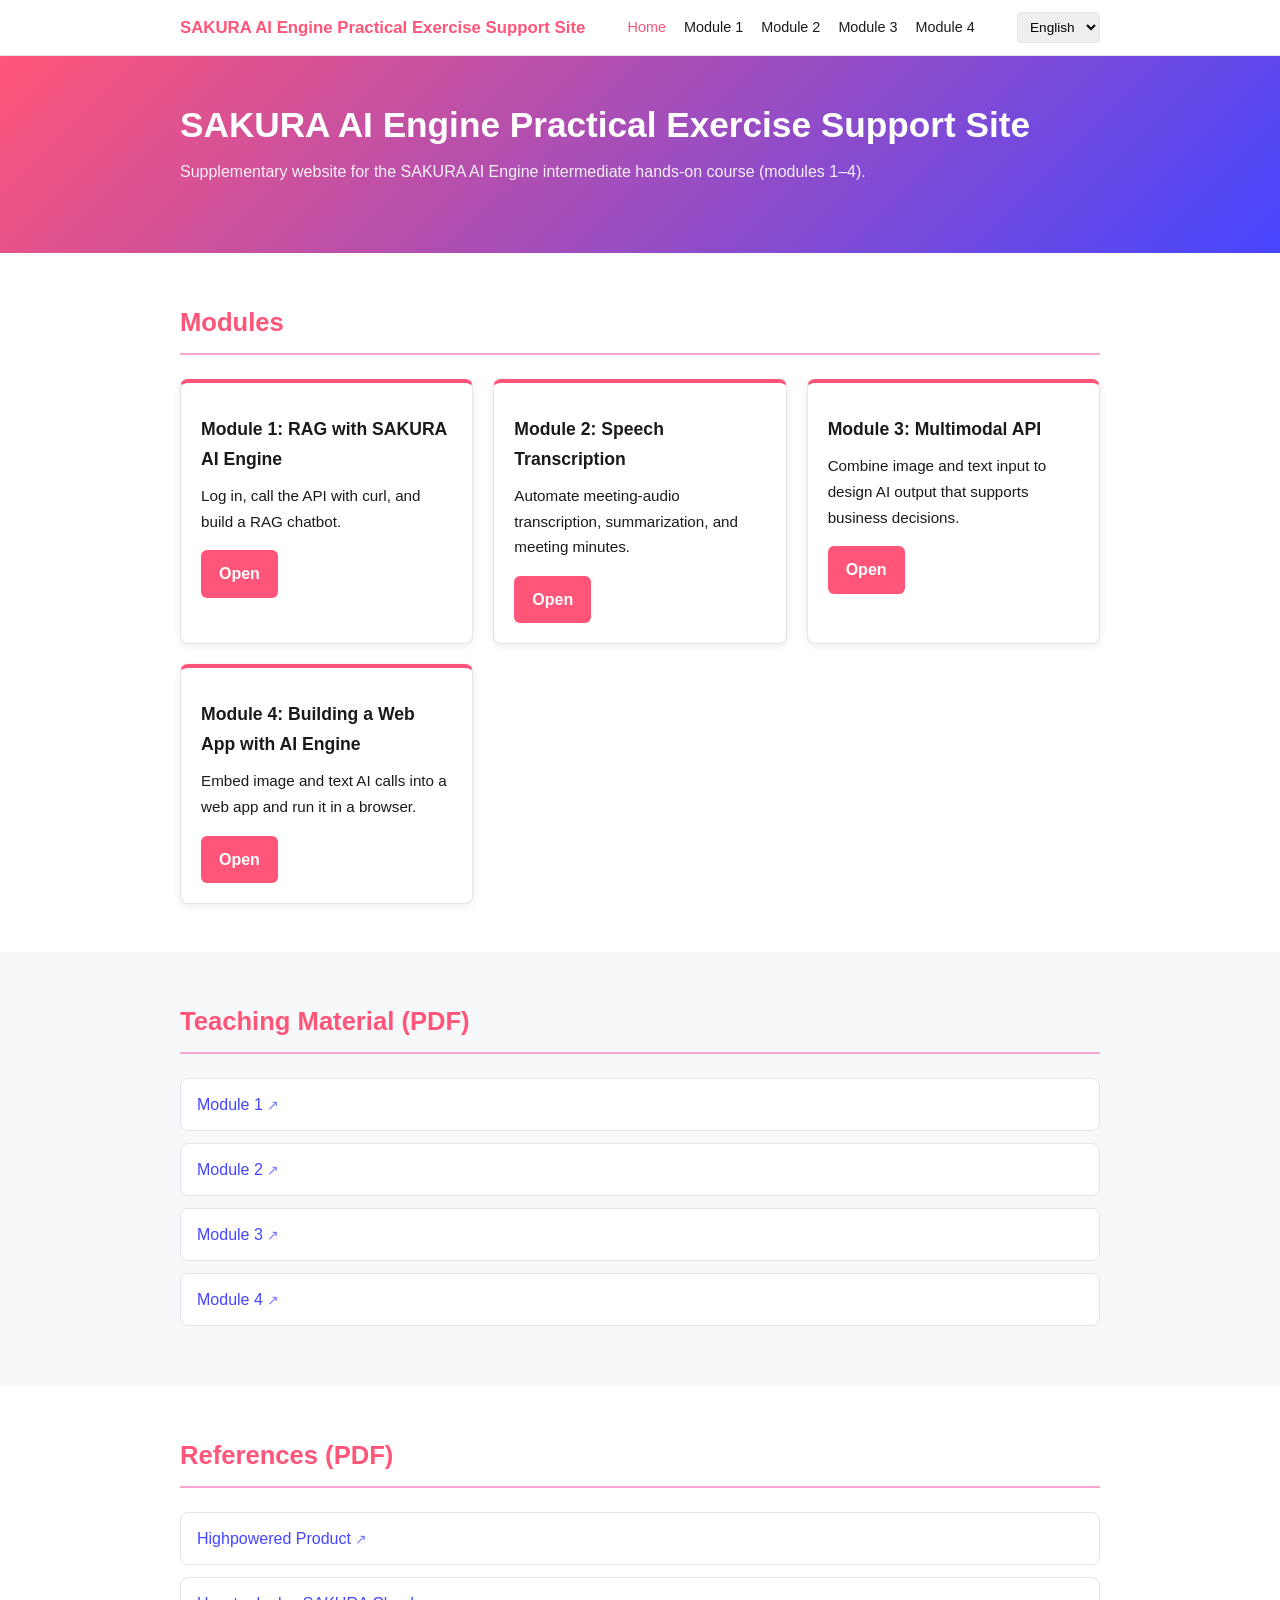
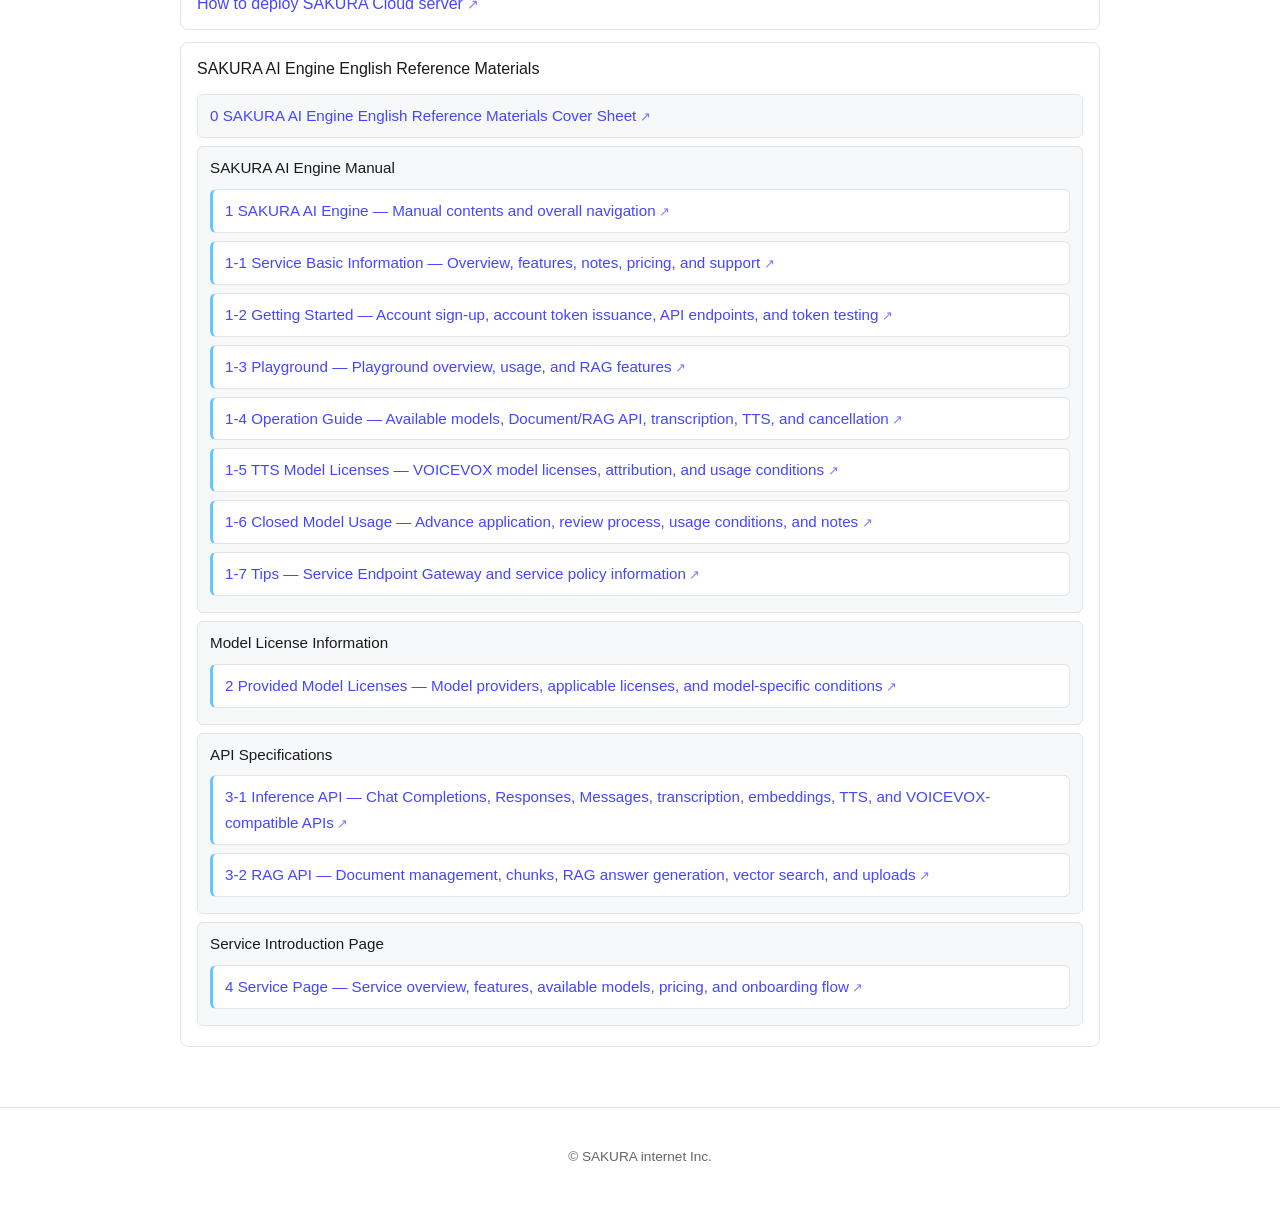
<file: index.html>
<!DOCTYPE html>
<html lang="en">
<head>
  <meta charset="UTF-8">
  <meta name="viewport" content="width=device-width, initial-scale=1.0">
  <title data-i18n-title="index.pageTitle">SAKURA AI Engine Practical Exercise Support Site</title>
  <link rel="stylesheet" href="assets/css/style.css">
</head>
<body>
<header class="site-header">
  <div class="container header-inner">
    <a class="site-title" href="index.html" data-i18n="site.title">SAKURA AI Engine Practical Exercise Support Site</a>
    <nav class="main-nav">
      <a href="index.html" class="active " data-i18n="nav.home">Home</a>
      <a href="module01.html" class=" " data-i18n="nav.lecture1">Module 1</a>
      <a href="module02.html" class=" " data-i18n="nav.lecture2">Module 2</a>
      <a href="module03.html" class=" " data-i18n="nav.lecture3">Module 3</a>
      <a href="module04.html" class=" " data-i18n="nav.lecture4">Module 4</a>
    </nav>
    <select id="lang-switcher" aria-label="Language">
      <option value="en">English</option>
      <option value="ja">日本語</option>
    </select>
  </div>
</header>
<main>
<section class="hero hero-small">
  <div class="container">
    <h1 data-i18n="index.title">SAKURA AI Engine Practical Exercise Support Site</h1>
    <p data-i18n="index.lead">Supplementary website for the SAKURA AI Engine intermediate hands-on course (modules 1–4).</p>
  </div>
</section>
<section class="section" id="modules">
  <div class="container">
    <h2 data-i18n="index.lectures.title">Modules</h2>
    <div class="card-grid">
      <article class="card card-active">
        <h3 data-i18n="index.lecture1.title">Module 1: RAG with SAKURA AI Engine</h3>
        <p data-i18n="index.lecture1.desc">Log in, call the API with curl, and build a RAG chatbot.</p>
        <a class="btn" href="module01.html" data-i18n="common.open">Open</a>
      </article>
      <article class="card card-active">
        <h3 data-i18n="index.lecture2.title">Module 2: Speech Transcription</h3>
        <p data-i18n="index.lecture2.desc">Automate meeting-audio transcription, summarization, and meeting minutes.</p>
        <a class="btn" href="module02.html" data-i18n="common.open">Open</a>
      </article>
      <article class="card card-active">
        <h3 data-i18n="index.lecture3.title">Module 3: Multimodal API</h3>
        <p data-i18n="index.lecture3.desc">Combine image and text input to design AI output that supports business decisions.</p>
        <a class="btn" href="module03.html" data-i18n="common.open">Open</a>
      </article>
      <article class="card card-active">
        <h3 data-i18n="index.lecture4.title">Module 4: Building a Web App with AI Engine</h3>
        <p data-i18n="index.lecture4.desc">Embed image and text AI calls into a web app and run it in a browser.</p>
        <a class="btn" href="module04.html" data-i18n="common.open">Open</a>
      </article>
    </div>
  </div>
</section>

<section class="section section-alt" id="materials">
  <div class="container">
    <h2 data-i18n="index.materials.title">Teaching Material (PDF)</h2>
    <ul class="pdf-list">
      <li><a href="assets/materials/SAKURA_AI_Engine_Module1.pdf" target="_blank" rel="noopener" data-i18n="index.materials.m1">Module 1</a></li>
      <li><a href="assets/materials/SAKURA_AI_Engine_Module2.pdf" target="_blank" rel="noopener" data-i18n="index.materials.m2">Module 2</a></li>
      <li><a href="assets/materials/SAKURA_AI_Engine_Module3.pdf" target="_blank" rel="noopener" data-i18n="index.materials.m3">Module 3</a></li>
      <li><a href="assets/materials/SAKURA_AI_Engine_Module4.pdf" target="_blank" rel="noopener" data-i18n="index.materials.m4">Module 4</a></li>
    </ul>
  </div>
</section>

<section class="section" id="references">
  <div class="container">
    <h2 data-i18n="index.references.title">References (PDF)</h2>
    <ul class="pdf-list">
      <li><a href="assets/references/SAKURA_highpowered.pdf" target="_blank" rel="noopener" data-i18n="index.references.highpowered">Highpowered Product</a></li>
      <li><a href="assets/references/Deploying_to_SAKURA_Cloud.pdf" target="_blank" rel="noopener" data-i18n="index.references.deploy">How to deploy SAKURA Cloud server</a></li>
      <li>
        <span data-i18n="index.references.materials">SAKURA AI Engine English Reference Materials</span>
        <ul class="pdf-sublist">
          <li><a href="assets/manuals/0.SAKURA_AI_Engine_English_Reference_Materials_Cover_Sheet.pdf" target="_blank" rel="noopener">0 SAKURA AI Engine English Reference Materials Cover Sheet</a></li>
          <li>
            <span data-i18n="index.references.manual">SAKURA AI Engine Manual</span>
            <ul class="pdf-sublist">
              <li><a href="assets/manuals/1.SAKURA_AI_Engine_EN.pdf" target="_blank" rel="noopener">1 SAKURA AI Engine — Manual contents and overall navigation</a></li>
              <li><a href="assets/manuals/1-1.Service_Basic_Information_EN.pdf" target="_blank" rel="noopener">1-1 Service Basic Information — Overview, features, notes, pricing, and support</a></li>
              <li><a href="assets/manuals/1-2.Getting_Started_EN.pdf" target="_blank" rel="noopener">1-2 Getting Started — Account sign-up, account token issuance, API endpoints, and token testing</a></li>
              <li><a href="assets/manuals/1-3.Playground_EN.pdf" target="_blank" rel="noopener">1-3 Playground — Playground overview, usage, and RAG features</a></li>
              <li><a href="assets/manuals/1-4.Operation_Guide_EN.pdf" target="_blank" rel="noopener">1-4 Operation Guide — Available models, Document/RAG API, transcription, TTS, and cancellation</a></li>
              <li><a href="assets/manuals/1-5.TTS_Model_Licenses_EN.pdf" target="_blank" rel="noopener">1-5 TTS Model Licenses — VOICEVOX model licenses, attribution, and usage conditions</a></li>
              <li><a href="assets/manuals/1-6.Closed_Model_Usage_EN.pdf" target="_blank" rel="noopener">1-6 Closed Model Usage — Advance application, review process, usage conditions, and notes</a></li>
              <li><a href="assets/manuals/1-7.Tips_EN.pdf" target="_blank" rel="noopener">1-7 Tips — Service Endpoint Gateway and service policy information</a></li>
            </ul>
          </li>
          <li>
            <span data-i18n="index.references.licenses">Model License Information</span>
            <ul class="pdf-sublist">
              <li><a href="assets/manuals/2.Provided_Model_Licenses_EN.pdf" target="_blank" rel="noopener">2 Provided Model Licenses — Model providers, applicable licenses, and model-specific conditions</a></li>
            </ul>
          </li>
          <li>
            <span data-i18n="index.references.api">API Specifications</span>
            <ul class="pdf-sublist">
              <li><a href="assets/manuals/3-1.SAKURA_AI_Engine_Inference_API_EN.pdf" target="_blank" rel="noopener">3-1 Inference API — Chat Completions, Responses, Messages, transcription, embeddings, TTS, and VOICEVOX-compatible APIs</a></li>
              <li><a href="assets/manuals/3-2.SAKURA AI Engine RAG API (2026-06-29).pdf" target="_blank" rel="noopener">3-2 RAG API — Document management, chunks, RAG answer generation, vector search, and uploads</a></li>
            </ul>
          </li>
          <li>
            <span data-i18n="index.references.service">Service Introduction Page</span>
            <ul class="pdf-sublist">
              <li><a href="assets/manuals/4.SAKURA_AI_Engine_Service_Page_EN1.pdf" target="_blank" rel="noopener">4 Service Page — Service overview, features, available models, pricing, and onboarding flow</a></li>
            </ul>
          </li>
        </ul>
      </li>
    </ul>
  </div>
</section>
</main>
<footer class="site-footer">
  <div class="container">
    <p data-i18n="footer.copy">&copy; SAKURA internet Inc.</p>
  </div>
</footer>
<script src="assets/js/i18n.js"></script>
</body>
</html>
</file>
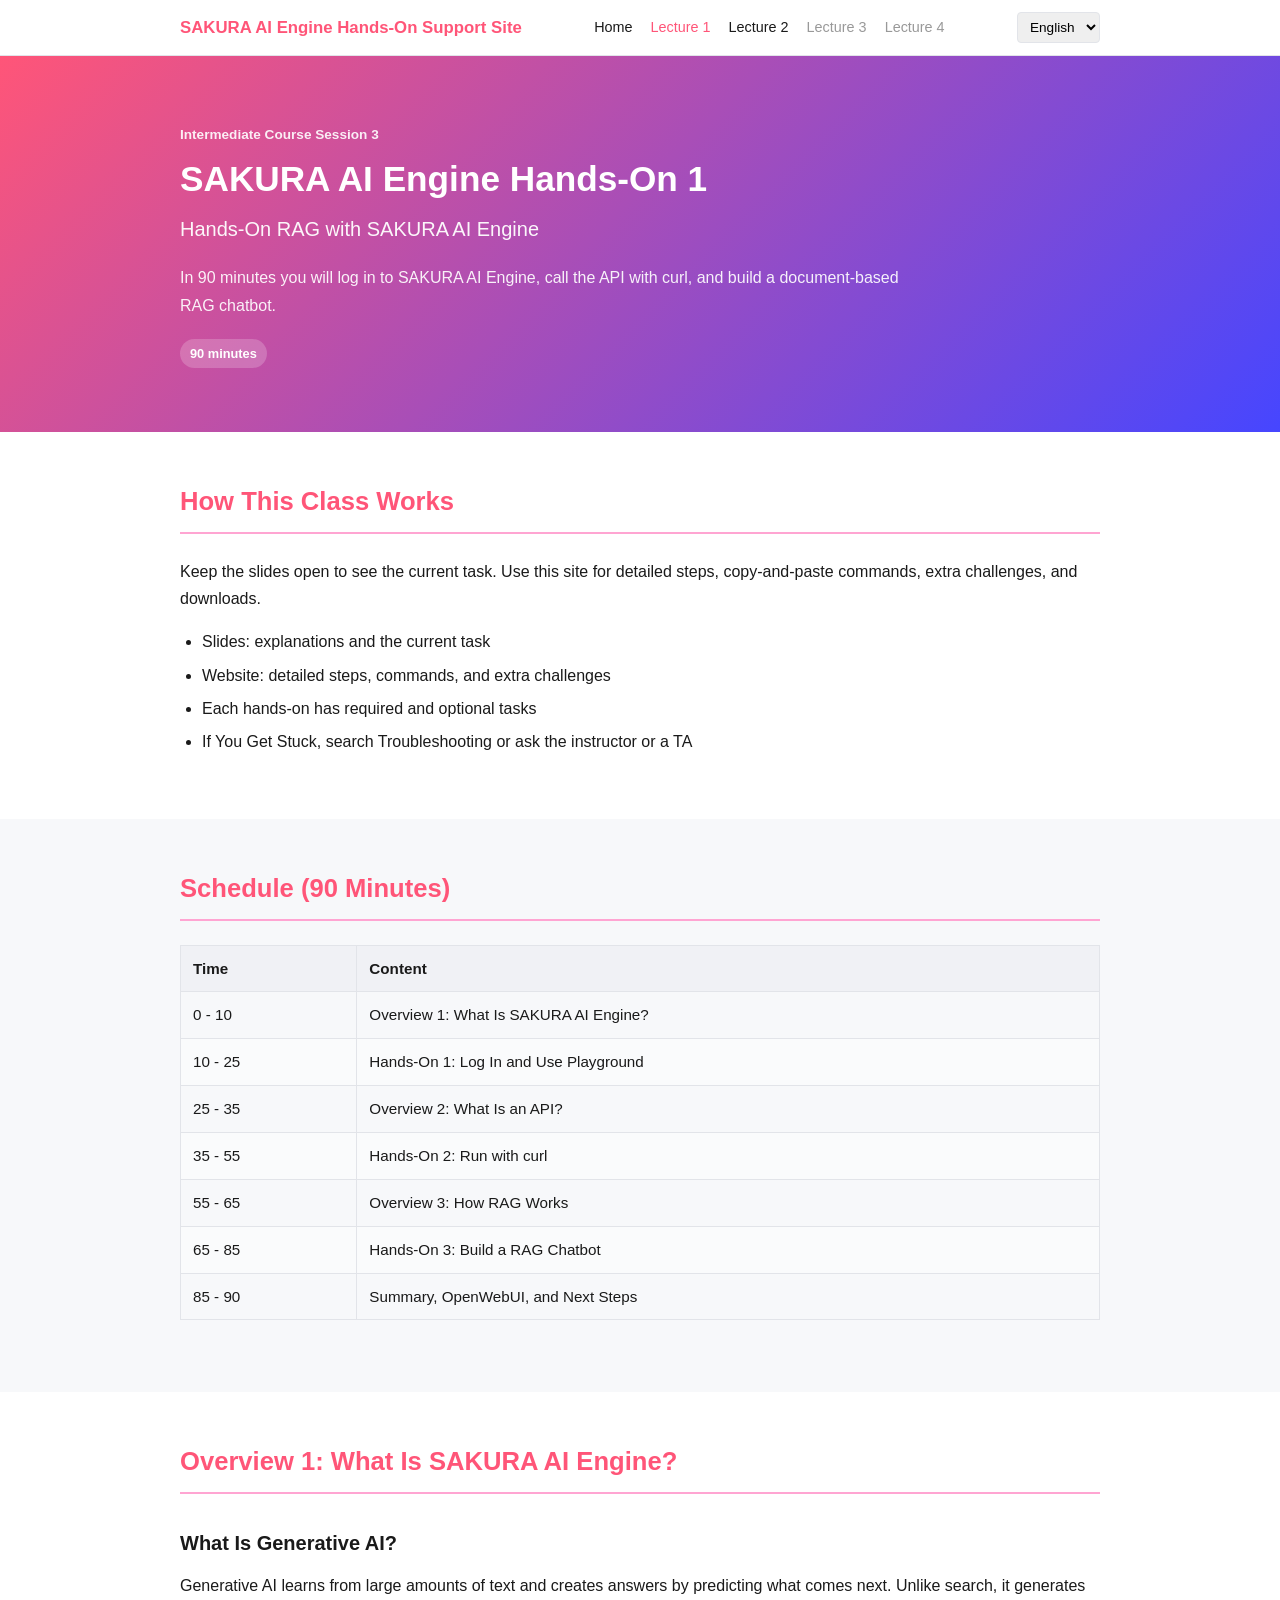
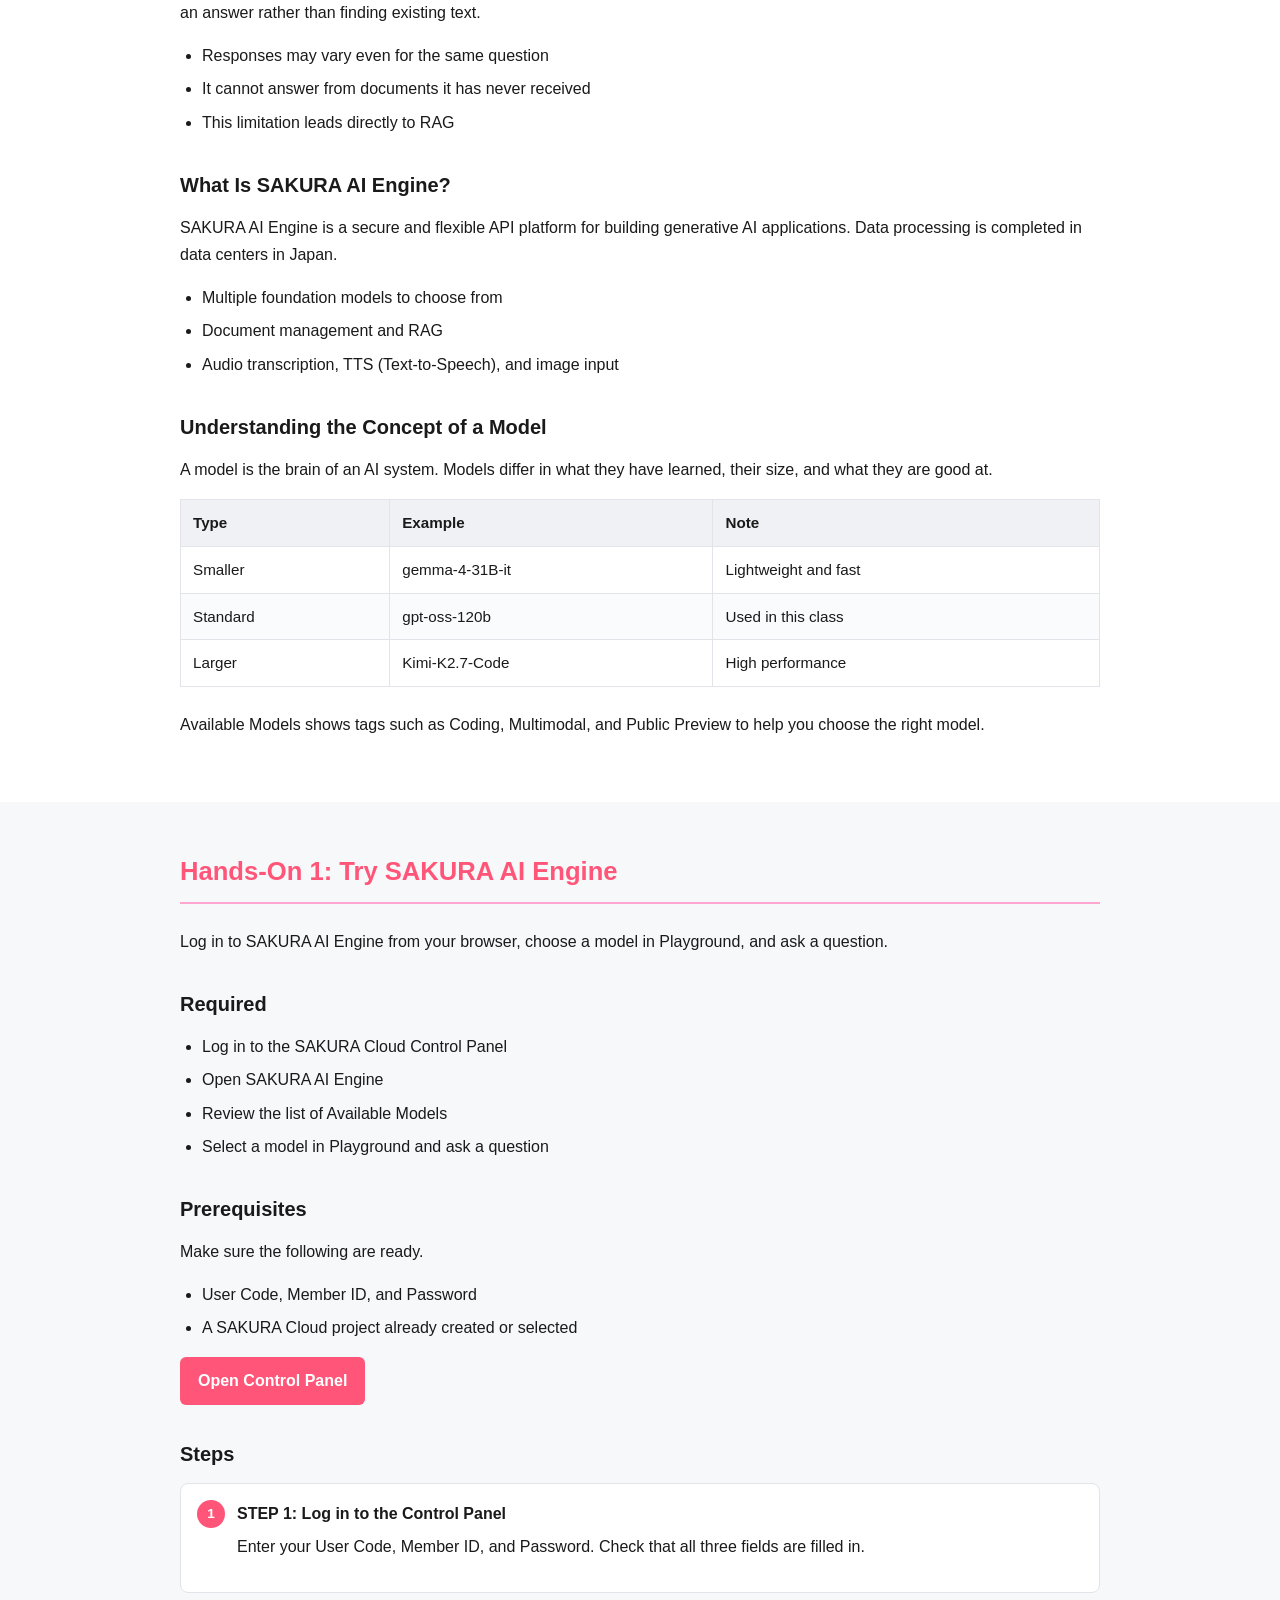
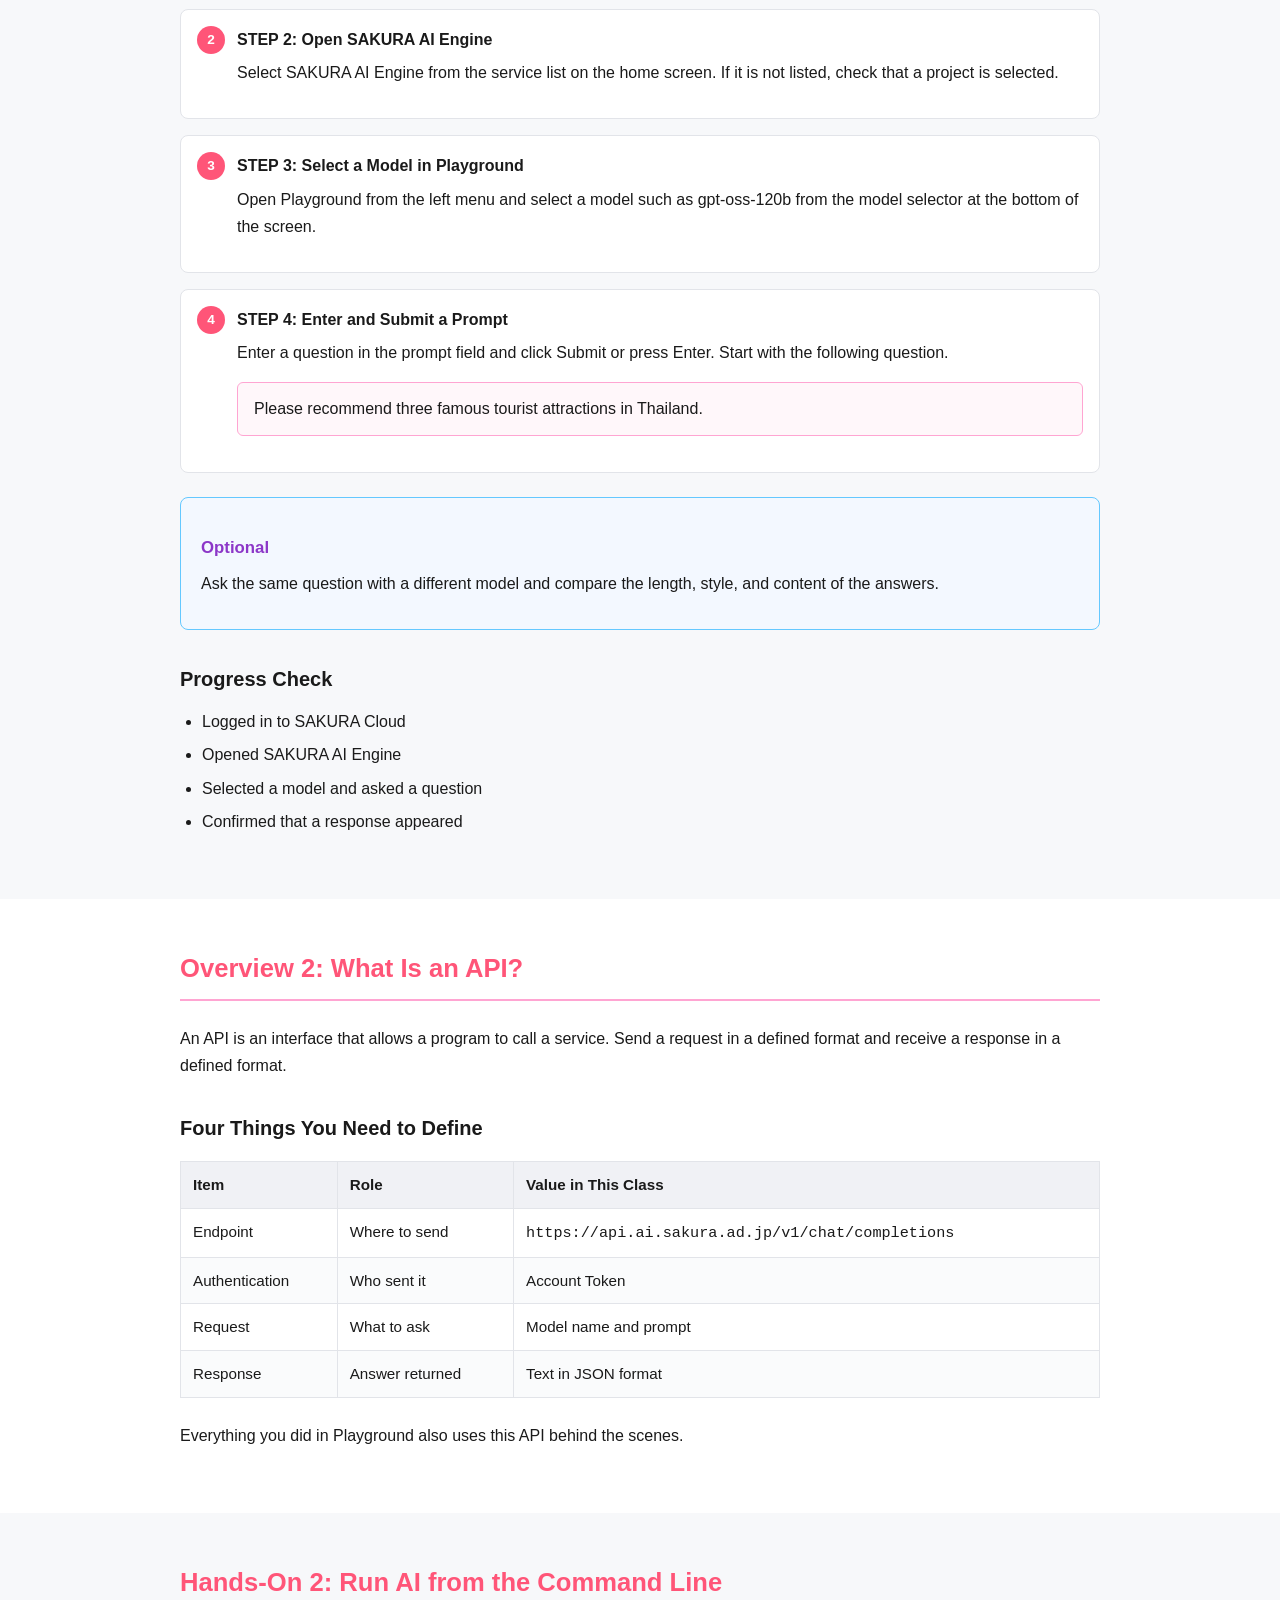
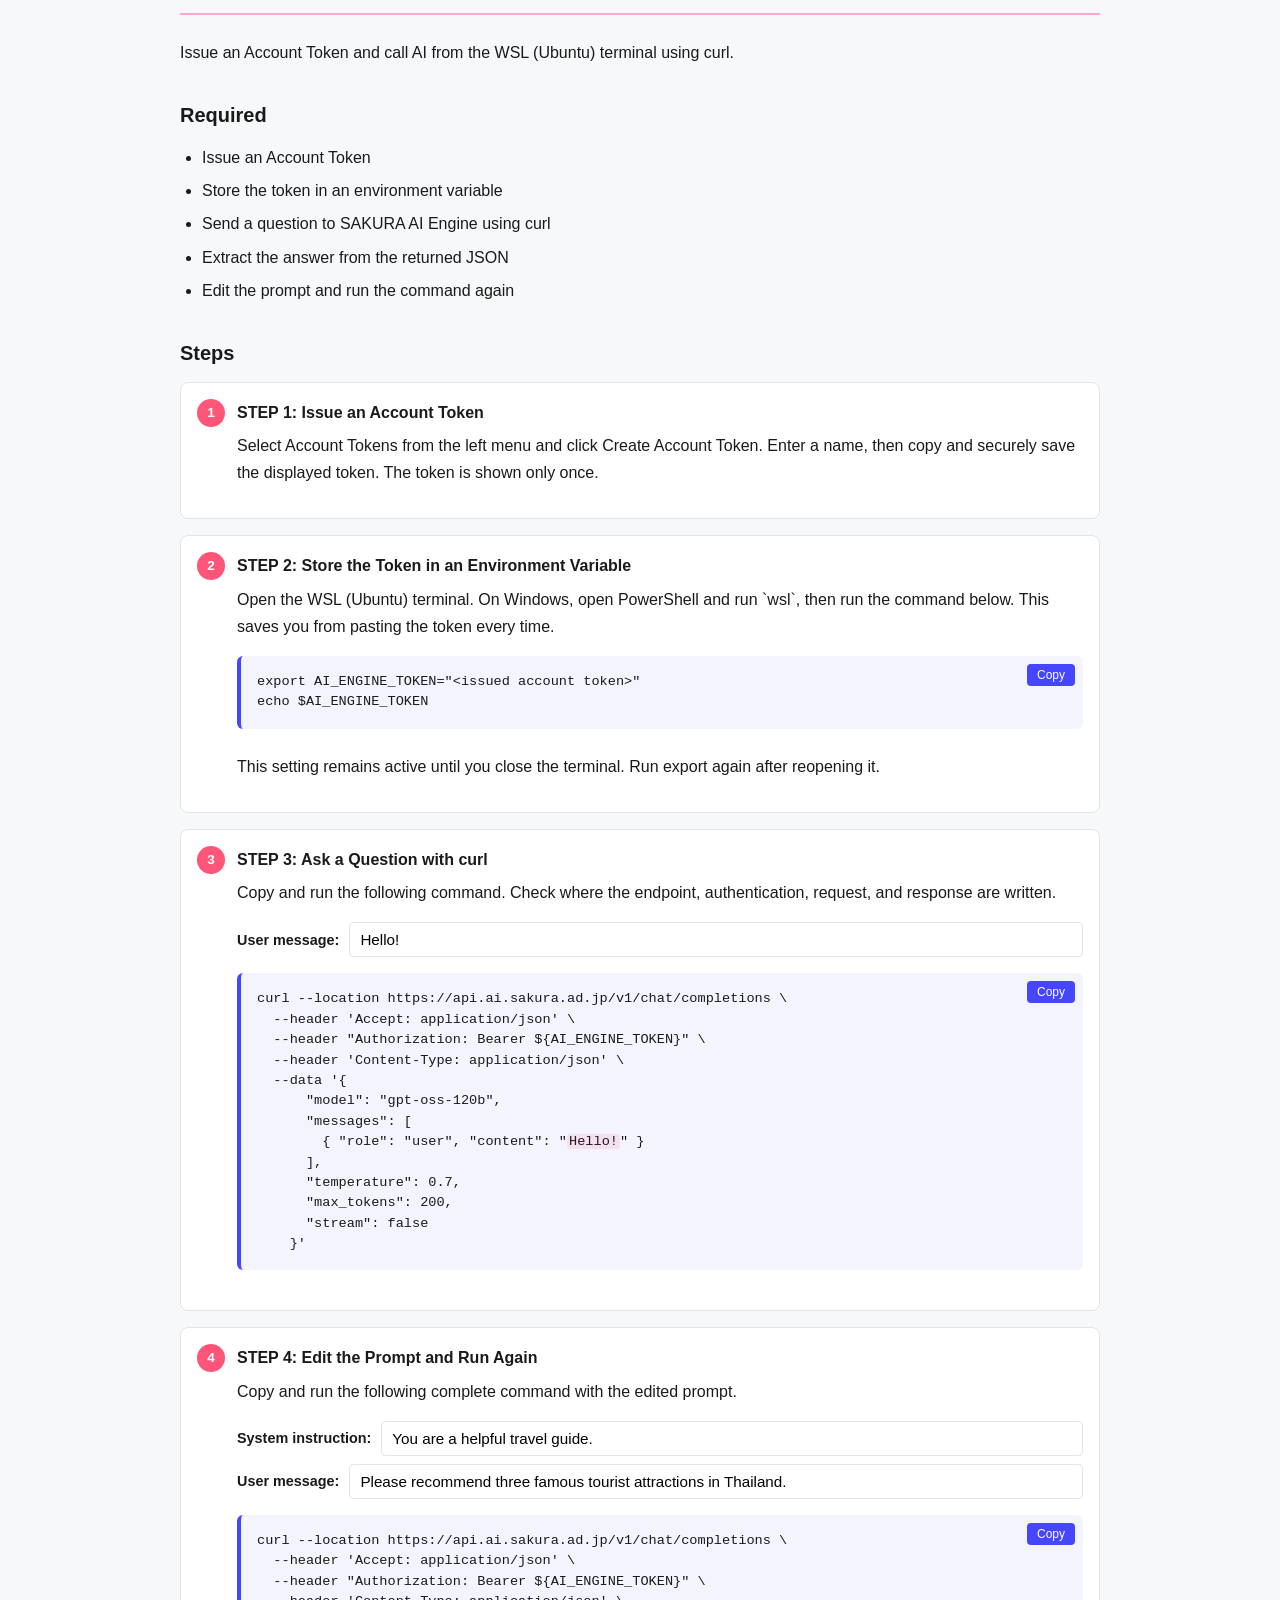
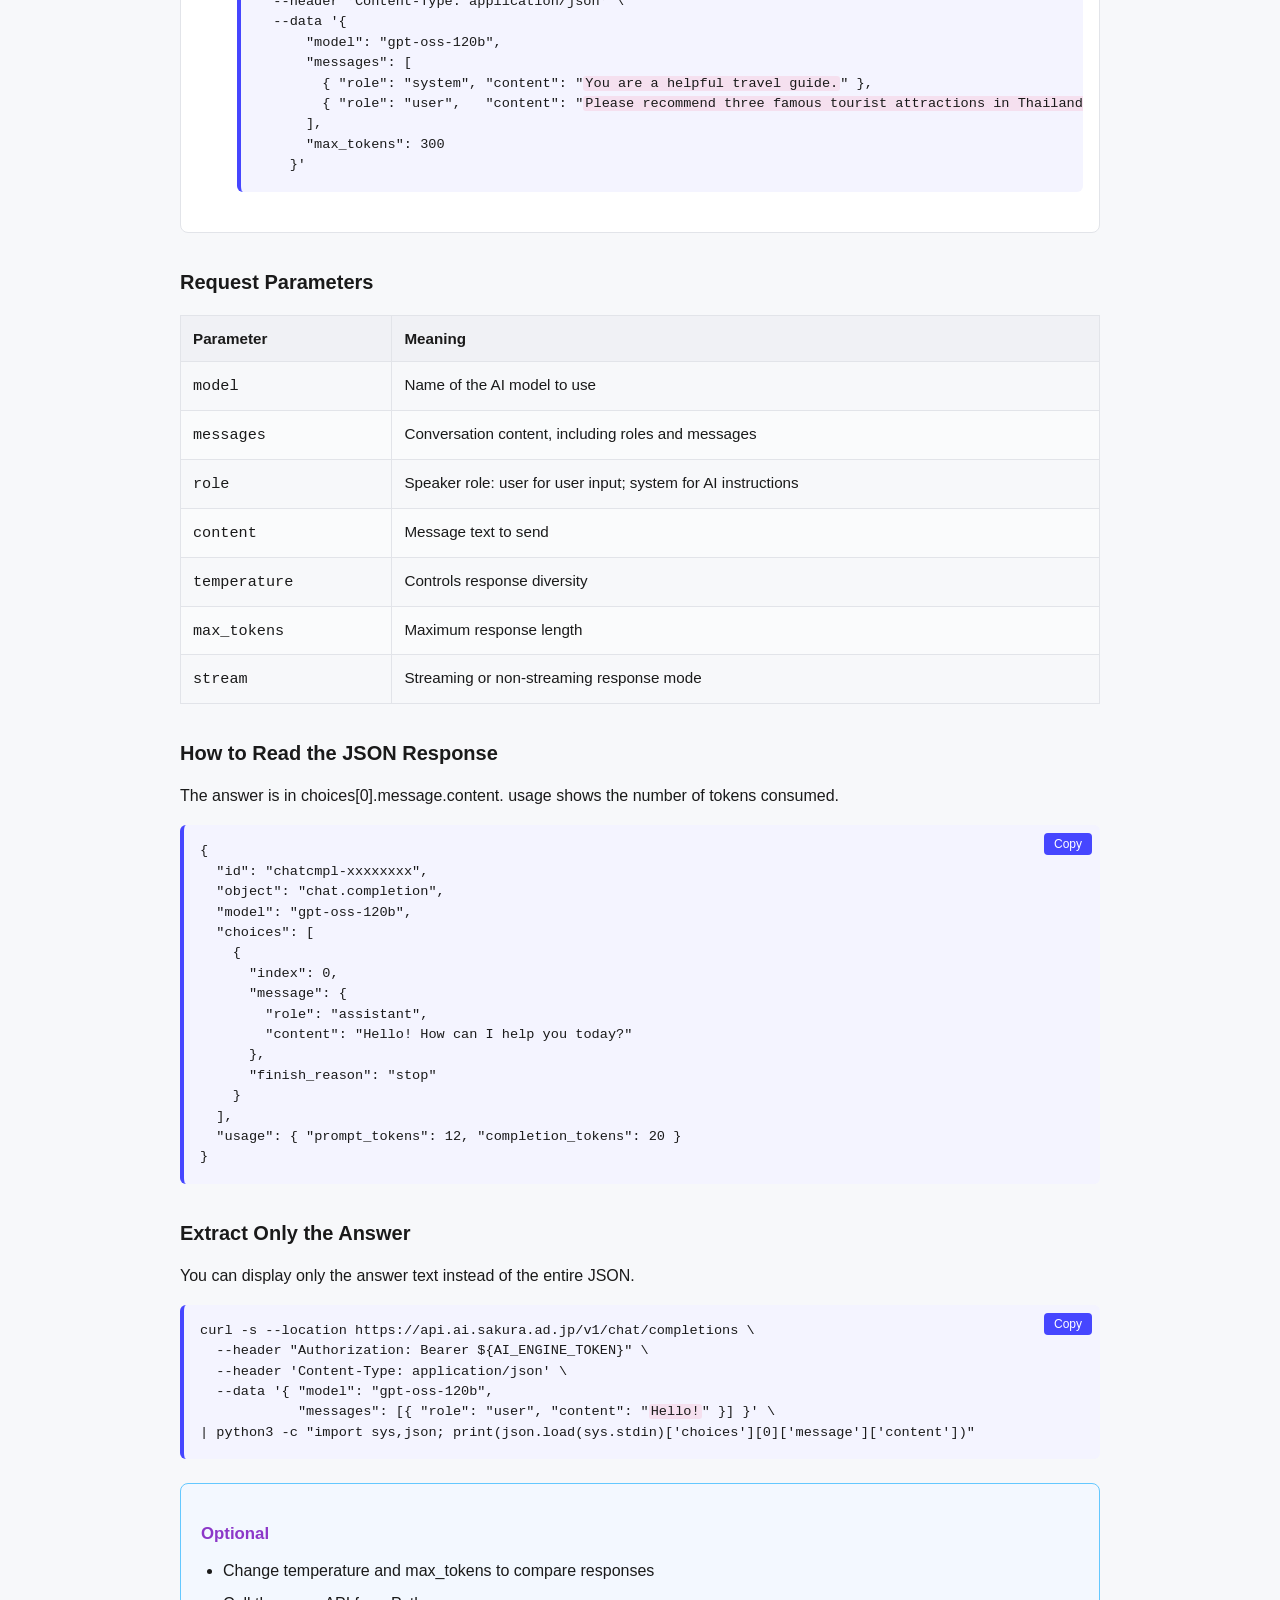
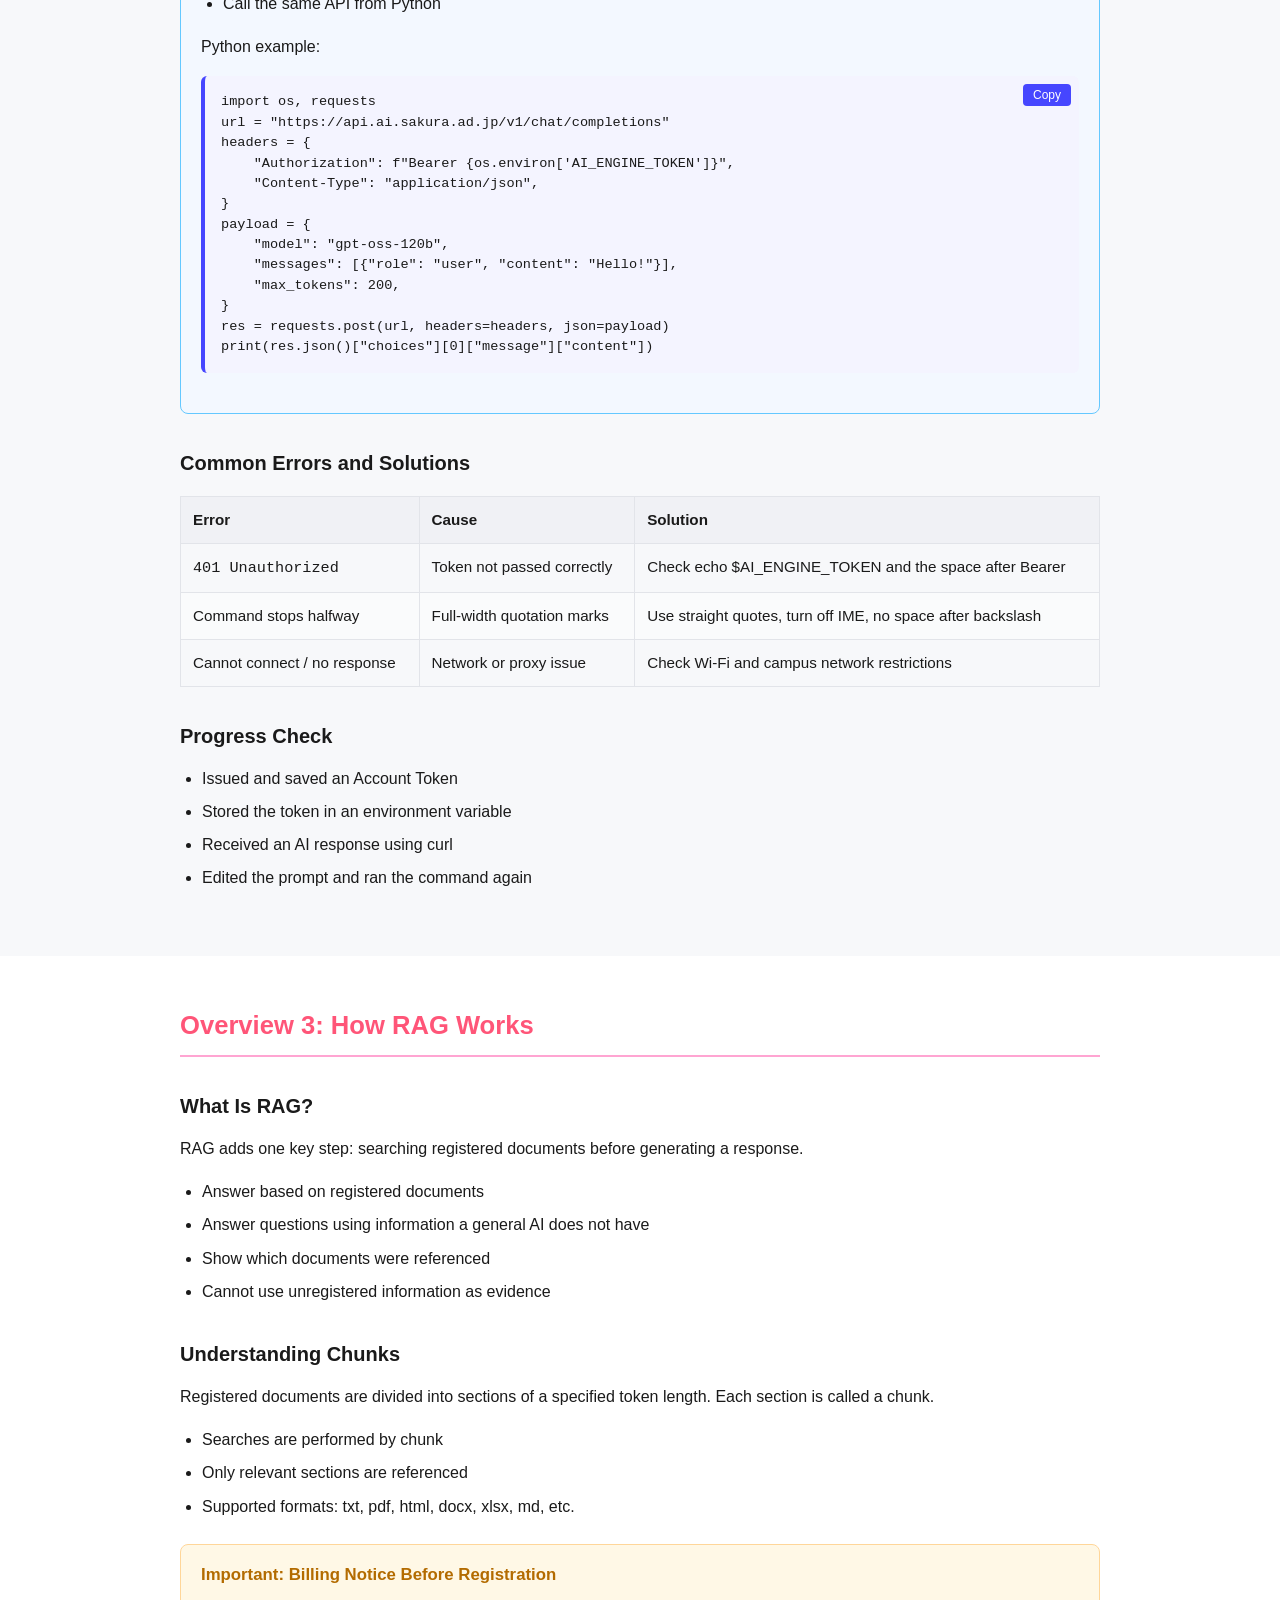
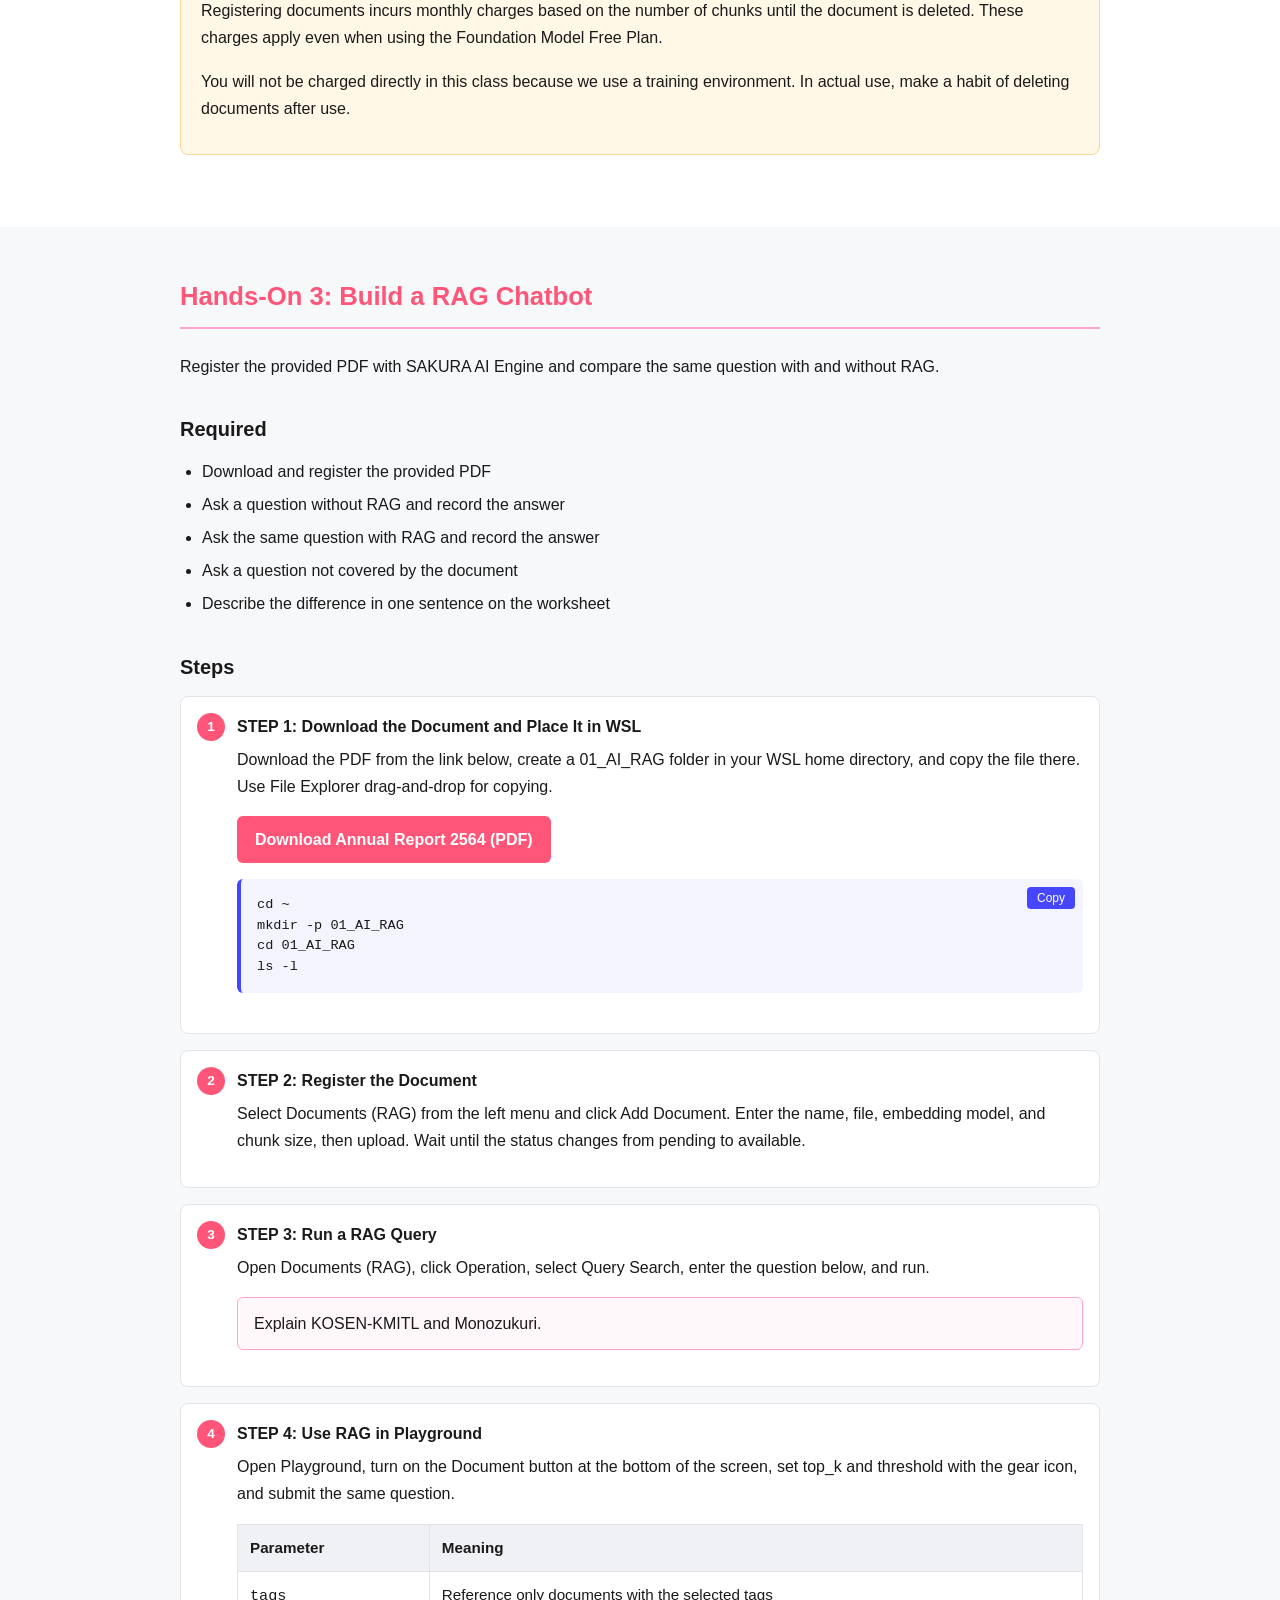
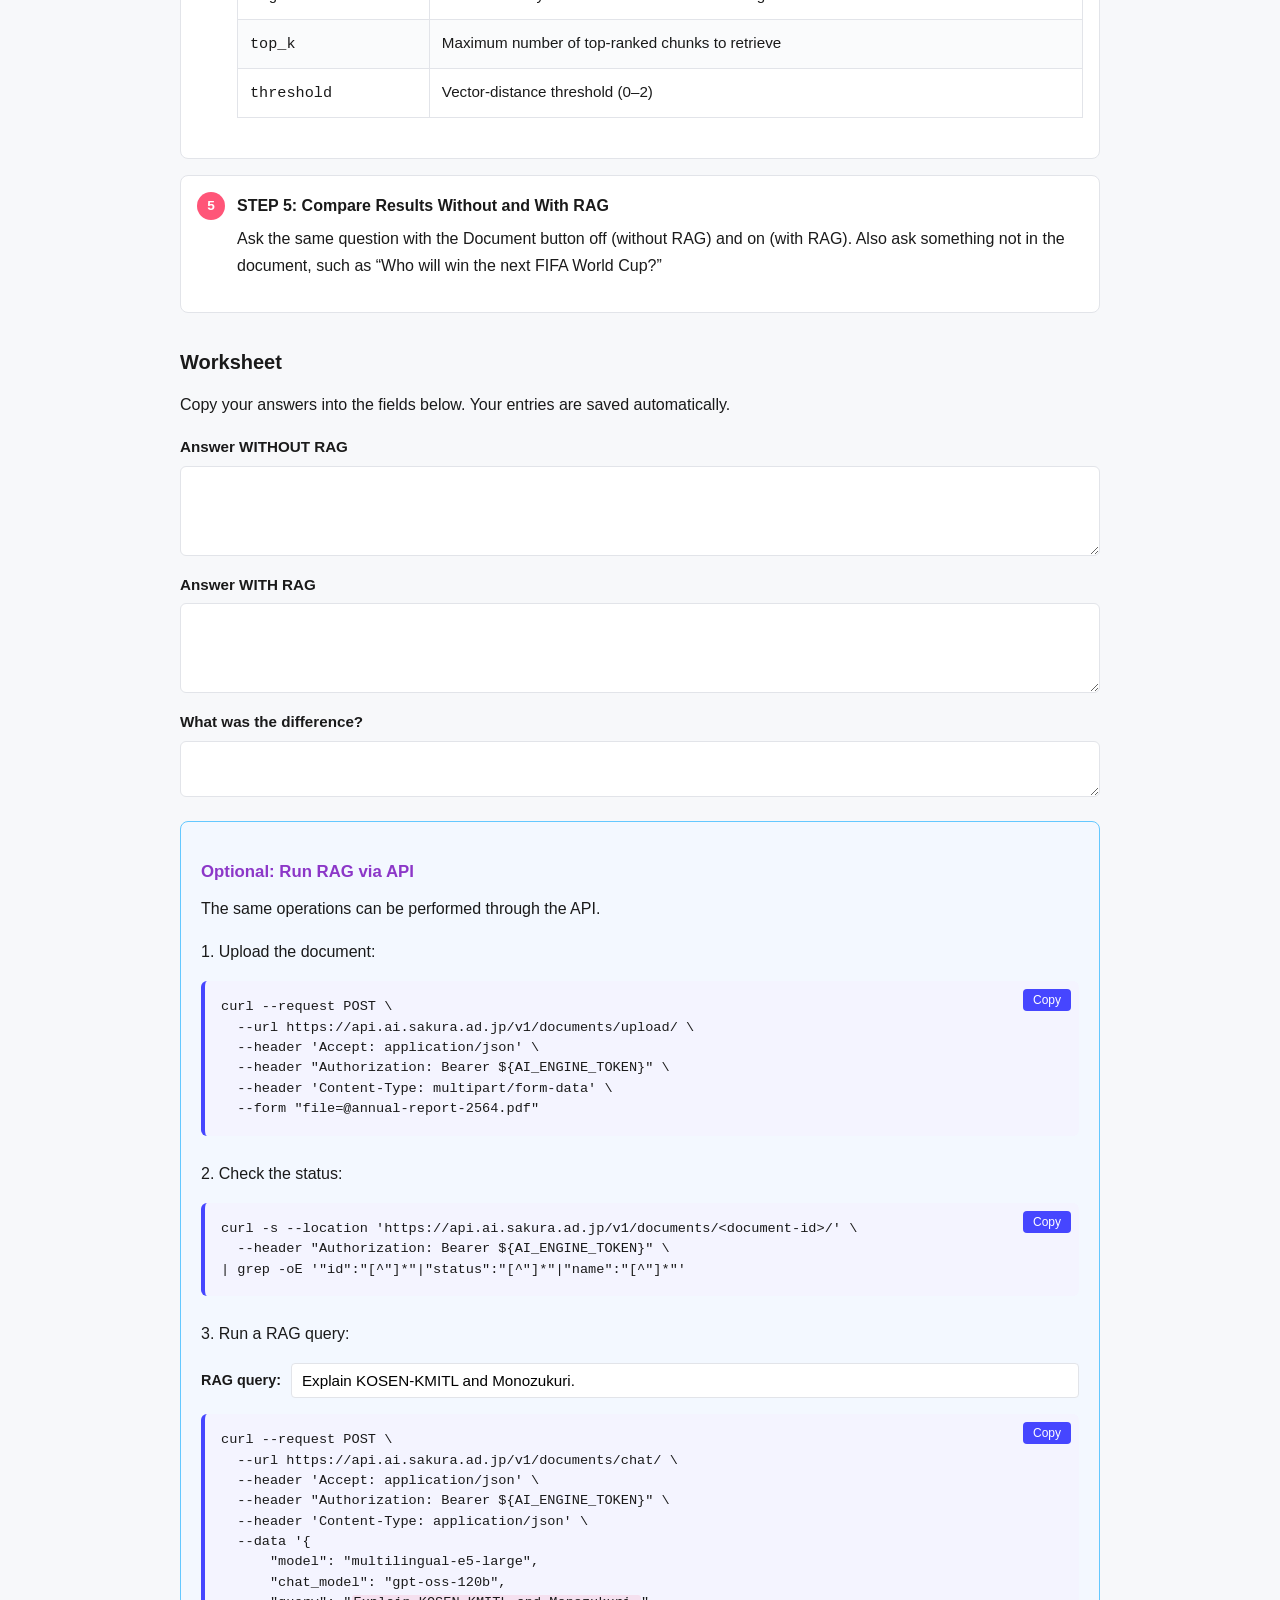
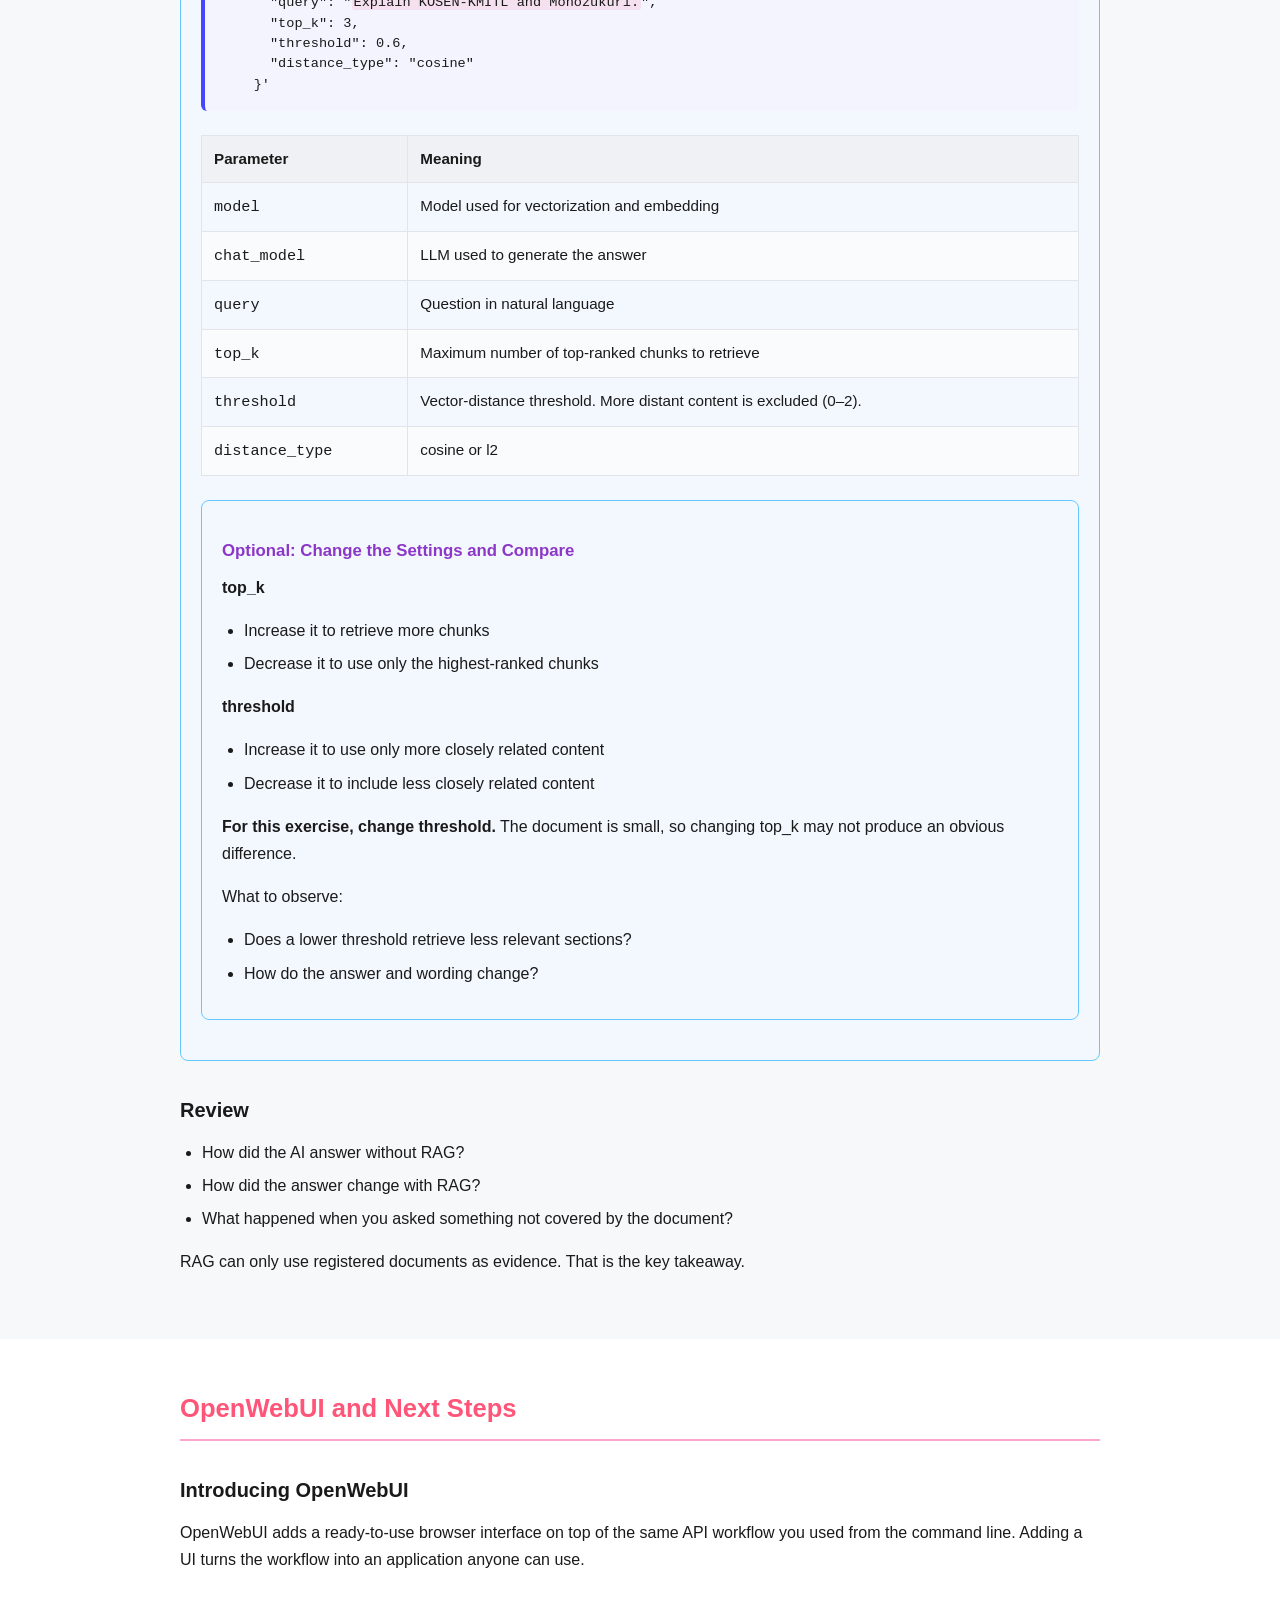
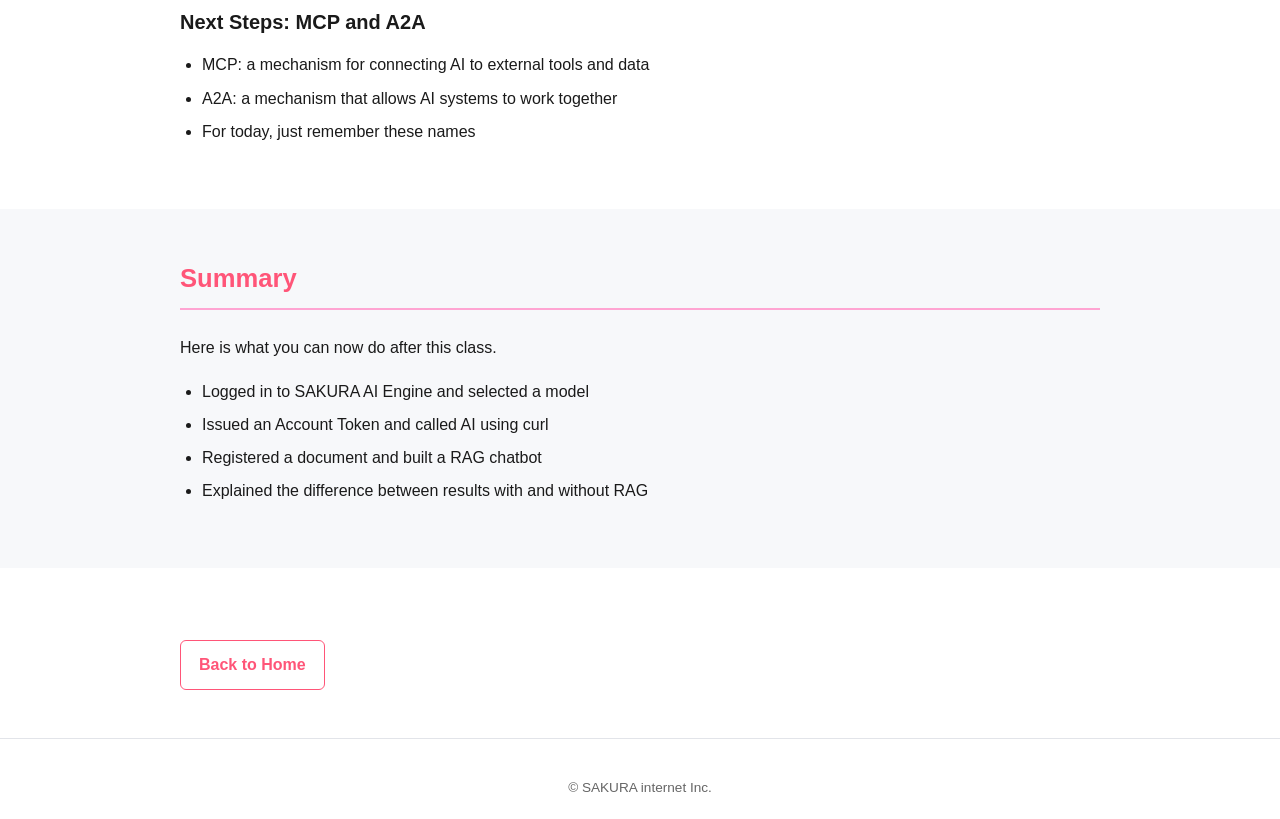
<file: lecture01.html>
<!DOCTYPE html>
<html lang="en">
<head>
  <meta charset="UTF-8">
  <meta name="viewport" content="width=device-width, initial-scale=1.0">
  <title data-i18n-title="lecture01.pageTitle">SAKURA AI Engine Hands-On 1</title>
  <link rel="stylesheet" href="assets/css/style.css">
</head>
<body>
<header class="site-header">
  <div class="container header-inner">
    <a class="site-title" href="index.html" data-i18n="site.title">SAKURA AI Engine Hands-On Support Site</a>
    <nav class="main-nav">
      <a href="index.html" class=" " data-i18n="nav.home">Home</a>
      <a href="lecture01.html" class="active " data-i18n="nav.lecture1">Lecture 1</a>
      <a href="lecture02.html" class=" " data-i18n="nav.lecture2">Lecture 2</a>
      <a href="#" class=" disabled" data-i18n="nav.lecture3">Lecture 3</a>
      <a href="#" class=" disabled" data-i18n="nav.lecture4">Lecture 4</a>
    </nav>
    <select id="lang-switcher" aria-label="Language">
      <option value="en">English</option>
      <option value="ja">日本語</option>
    </select>
  </div>
</header>
<main>
<section class="hero">
  <div class="container">
    <p class="label" data-i18n="lecture01.hero.label">Intermediate Course Session 3</p>
    <h1 data-i18n="lecture01.hero.title">SAKURA AI Engine Hands-On 1</h1>
    <p class="lead" data-i18n="lecture01.hero.lead">Hands-On RAG with SAKURA AI Engine</p>
    <p data-i18n="lecture01.hero.desc">In 90 minutes you will log in to SAKURA AI Engine, call the API with curl, and build a document-based RAG chatbot.</p>
    <span class="badge" data-i18n="lecture01.hero.duration">90 minutes</span>
  </div>
</section>
<section class="section" id="how-it-works">
  <div class="container">
    <h2 data-i18n="lecture01.how.title">How This Class Works</h2>
    <p data-i18n="lecture01.how.desc">Keep the slides open to see the current task. Use this site for detailed steps, copy-and-paste commands, extra challenges, and downloads.</p>
    <ul>
<li data-i18n="lecture01.how.l1">Slides: explanations and the current task</li>
<li data-i18n="lecture01.how.l2">Website: detailed steps, commands, and extra challenges</li>
<li data-i18n="lecture01.how.l3">Each hands-on has required and optional tasks</li>
      <li data-i18n="lecture01.how.l4">If You Get Stuck, search Troubleshooting or ask the instructor or a TA</li>
</ul>
  </div>
</section>
<section class="section section-alt" id="schedule">
  <div class="container">
    <h2 data-i18n="lecture01.schedule.title">Schedule (90 Minutes)</h2>
    <table class="schedule-table">
      <thead>
        <tr>
          <th data-i18n="lecture01.schedule.time">Time</th>
          <th data-i18n="lecture01.schedule.content">Content</th>
        </tr>
      </thead>
      <tbody>
        <tr>
          <td>0 - 10</td>
          <td data-i18n="lecture01.schedule.r1">Overview 1: What Is SAKURA AI Engine?</td>
        </tr>
        <tr>
          <td>10 - 25</td>
          <td data-i18n="lecture01.schedule.r2">Hands-On 1: Log In and Use Playground</td>
        </tr>
        <tr>
          <td>25 - 35</td>
          <td data-i18n="lecture01.schedule.r3">Overview 2: What Is an API?</td>
        </tr>
        <tr>
          <td>35 - 55</td>
          <td data-i18n="lecture01.schedule.r4">Hands-On 2: Run with curl</td>
        </tr>
        <tr>
          <td>55 - 65</td>
          <td data-i18n="lecture01.schedule.r5">Overview 3: How RAG Works</td>
        </tr>
        <tr>
          <td>65 - 85</td>
          <td data-i18n="lecture01.schedule.r6">Hands-On 3: Build a RAG Chatbot</td>
        </tr>
        <tr>
          <td>85 - 90</td>
          <td data-i18n="lecture01.schedule.r7">Summary, OpenWebUI, and Next Steps</td>
        </tr>
      </tbody>
    </table>
  </div>
</section>
<section class="section" id="overview1">
  <div class="container">
    <h2 data-i18n="lecture01.ov1.title">Overview 1: What Is SAKURA AI Engine?</h2>

    <h3 data-i18n="lecture01.ov1.genai.title">What Is Generative AI?</h3>
    <p data-i18n="lecture01.ov1.genai.desc">Generative AI learns from large amounts of text and creates answers by predicting what comes next. Unlike search, it generates an answer rather than finding existing text.</p>
    <ul>
<li data-i18n="lecture01.ov1.genai.l1">Responses may vary even for the same question</li>
<li data-i18n="lecture01.ov1.genai.l2">It cannot answer from documents it has never received</li>
<li data-i18n="lecture01.ov1.genai.l3">This limitation leads directly to RAG</li>
</ul>

    <h3 data-i18n="lecture01.ov1.sae.title">What Is SAKURA AI Engine?</h3>
    <p data-i18n="lecture01.ov1.sae.desc">SAKURA AI Engine is a secure and flexible API platform for building generative AI applications. Data processing is completed in data centers in Japan.</p>
    <ul>
<li data-i18n="lecture01.ov1.sae.l1">Multiple foundation models to choose from</li>
<li data-i18n="lecture01.ov1.sae.l2">Document management and RAG</li>
<li data-i18n="lecture01.ov1.sae.l3">Audio transcription, TTS (Text-to-Speech), and image input</li>
</ul>

    <h3 data-i18n="lecture01.ov1.model.title">Understanding the Concept of a Model</h3>
    <p data-i18n="lecture01.ov1.model.desc">A model is the brain of an AI system. Models differ in what they have learned, their size, and what they are good at.</p>
    <table class="info-table">
      <thead>
        <tr>
          <th data-i18n="lecture01.ov1.model.type">Type</th>
          <th data-i18n="lecture01.ov1.model.example">Example</th>
          <th data-i18n="lecture01.ov1.model.note">Note</th>
        </tr>
      </thead>
      <tbody>
        <tr>
          <td data-i18n="lecture01.ov1.model.small">Smaller</td>
          <td>gemma-4-31B-it</td>
          <td data-i18n="lecture01.ov1.model.small_note">Lightweight and fast</td>
        </tr>
        <tr>
          <td data-i18n="lecture01.ov1.model.standard">Standard</td>
          <td>gpt-oss-120b</td>
          <td data-i18n="lecture01.ov1.model.standard_note">Used in this class</td>
        </tr>
        <tr>
          <td data-i18n="lecture01.ov1.model.large">Larger</td>
          <td>Kimi-K2.7-Code</td>
          <td data-i18n="lecture01.ov1.model.large_note">High performance</td>
        </tr>
      </tbody>
    </table>
    <p data-i18n="lecture01.ov1.tags">Available Models shows tags such as Coding, Multimodal, and Public Preview to help you choose the right model.</p>
  </div>
</section>
<section class="section section-alt" id="ho1">
  <div class="container">
    <h2 data-i18n="lecture01.ho1.title">Hands-On 1: Try SAKURA AI Engine</h2>
    <p data-i18n="lecture01.ho1.goal">Log in to SAKURA AI Engine from your browser, choose a model in Playground, and ask a question.</p>

    <h3 data-i18n="lecture01.ho1.req.title">Required</h3>
    <ul>
<li data-i18n="lecture01.ho1.req.l1">Log in to the SAKURA Cloud Control Panel</li>
<li data-i18n="lecture01.ho1.req.l2">Open SAKURA AI Engine</li>
<li data-i18n="lecture01.ho1.req.l3">Review the list of Available Models</li>
<li data-i18n="lecture01.ho1.req.l4">Select a model in Playground and ask a question</li>
</ul>

    <h3 data-i18n="lecture01.ho1.prep.title">Prerequisites</h3>
    <p data-i18n="lecture01.ho1.prep.desc">Make sure the following are ready.</p>
    <ul>
<li data-i18n="lecture01.ho1.prep.l1">User Code, Member ID, and Password</li>
<li data-i18n="lecture01.ho1.prep.l2">A SAKURA Cloud project already created or selected</li>
</ul>
    <p><a class="btn" href="https://secure.sakura.ad.jp/cloud/" target="_blank" rel="noopener">Open Control Panel</a></p>

    <h3 data-i18n="lecture01.ho1.steps.title">Steps</h3>
    <ol class="steps">
      <li>
        <strong data-i18n="lecture01.ho1.s1.title">STEP 1: Log in to the Control Panel</strong>
        <p data-i18n="lecture01.ho1.s1.desc">Enter your User Code, Member ID, and Password. Check that all three fields are filled in.</p>
      </li>
      <li>
        <strong data-i18n="lecture01.ho1.s2.title">STEP 2: Open SAKURA AI Engine</strong>
        <p data-i18n="lecture01.ho1.s2.desc">Select SAKURA AI Engine from the service list on the home screen. If it is not listed, check that a project is selected.</p>
      </li>
      <li>
        <strong data-i18n="lecture01.ho1.s3.title">STEP 3: Select a Model in Playground</strong>
        <p data-i18n="lecture01.ho1.s3.desc">Open Playground from the left menu and select a model such as gpt-oss-120b from the model selector at the bottom of the screen.</p>
      </li>
      <li>
        <strong data-i18n="lecture01.ho1.s4.title">STEP 4: Enter and Submit a Prompt</strong>
        <p data-i18n="lecture01.ho1.s4.desc">Enter a question in the prompt field and click Submit or press Enter. Start with the following question.</p>
        <div class="prompt-box">
          <p><code>Please recommend three famous tourist attractions in Thailand.</code></p>
        </div>
      </li>
    </ol>

    <div class="callout">
      <h4 data-i18n="lecture01.ho1.optional.title">Optional</h4>
      <p data-i18n="lecture01.ho1.optional.desc">Ask the same question with a different model and compare the length, style, and content of the answers.</p>
    </div>

    <h3 data-i18n="lecture01.ho1.check.title">Progress Check</h3>
    <ul>
<li data-i18n="lecture01.ho1.check.l1">Logged in to SAKURA Cloud</li>
<li data-i18n="lecture01.ho1.check.l2">Opened SAKURA AI Engine</li>
<li data-i18n="lecture01.ho1.check.l3">Selected a model and asked a question</li>
<li data-i18n="lecture01.ho1.check.l4">Confirmed that a response appeared</li>
</ul>
  </div>
</section>
<section class="section" id="overview2">
  <div class="container">
    <h2 data-i18n="lecture01.ov2.title">Overview 2: What Is an API?</h2>
    <p data-i18n="lecture01.ov2.desc">An API is an interface that allows a program to call a service. Send a request in a defined format and receive a response in a defined format.</p>

    <h3 data-i18n="lecture01.ov2.four.title">Four Things You Need to Define</h3>
    <table class="info-table">
      <thead>
        <tr>
          <th data-i18n="lecture01.ov2.four.item">Item</th>
          <th data-i18n="lecture01.ov2.four.role">Role</th>
          <th data-i18n="lecture01.ov2.four.value">Value in This Class</th>
        </tr>
      </thead>
      <tbody>
        <tr>
          <td data-i18n="lecture01.ov2.four.endpoint">Endpoint</td>
          <td data-i18n="lecture01.ov2.four.endpoint_role">Where to send</td>
          <td><code>https://api.ai.sakura.ad.jp/v1/chat/completions</code></td>
        </tr>
        <tr>
          <td data-i18n="lecture01.ov2.four.auth">Authentication</td>
          <td data-i18n="lecture01.ov2.four.auth_role">Who sent it</td>
          <td data-i18n="lecture01.ov2.four.auth_value">Account Token</td>
        </tr>
        <tr>
          <td data-i18n="lecture01.ov2.four.request">Request</td>
          <td data-i18n="lecture01.ov2.four.request_role">What to ask</td>
          <td data-i18n="lecture01.ov2.four.request_value">Model name and prompt</td>
        </tr>
        <tr>
          <td data-i18n="lecture01.ov2.four.response">Response</td>
          <td data-i18n="lecture01.ov2.four.response_role">Answer returned</td>
          <td data-i18n="lecture01.ov2.four.response_value">Text in JSON format</td>
        </tr>
      </tbody>
    </table>
    <p data-i18n="lecture01.ov2.note">Everything you did in Playground also uses this API behind the scenes.</p>
  </div>
</section>
<section class="section section-alt" id="ho2">
  <div class="container">
    <h2 data-i18n="lecture01.ho2.title">Hands-On 2: Run AI from the Command Line</h2>
    <p data-i18n="lecture01.ho2.goal">Issue an Account Token and call AI from the WSL (Ubuntu) terminal using curl.</p>

    <h3 data-i18n="lecture01.ho2.req.title">Required</h3>
    <ul>
<li data-i18n="lecture01.ho2.req.l1">Issue an Account Token</li>
<li data-i18n="lecture01.ho2.req.l2">Store the token in an environment variable</li>
<li data-i18n="lecture01.ho2.req.l3">Send a question to SAKURA AI Engine using curl</li>
<li data-i18n="lecture01.ho2.req.l4">Extract the answer from the returned JSON</li>
<li data-i18n="lecture01.ho2.req.l5">Edit the prompt and run the command again</li>
</ul>

    <h3 data-i18n="lecture01.ho2.steps.title">Steps</h3>
    <ol class="steps">
      <li>
        <strong data-i18n="lecture01.ho2.s1.title">STEP 1: Issue an Account Token</strong>
        <p data-i18n="lecture01.ho2.s1.desc">Select Account Tokens from the left menu and click Create Account Token. Enter a name, then copy and securely save the displayed token. The token is shown only once.</p>
      </li>
      <li>
        <strong data-i18n="lecture01.ho2.s2.title">STEP 2: Store the Token in an Environment Variable</strong>
        <p data-i18n="lecture01.ho2.s2.desc">Open the WSL (Ubuntu) terminal. On Windows, open PowerShell and run `wsl`, then run the command below. This saves you from pasting the token every time.</p>
        <div class="code-block"><button class="copy-btn" data-i18n="common.copy">Copy</button><pre><code class="language-bash">export AI_ENGINE_TOKEN=&quot;&lt;issued account token&gt;&quot;
echo $AI_ENGINE_TOKEN</code></pre></div>
        <p data-i18n="lecture01.ho2.s2.note">This setting remains active until you close the terminal. Run export again after reopening it.</p>
      </li>
      <li>
        <strong data-i18n="lecture01.ho2.s3.title">STEP 3: Ask a Question with curl</strong>
        <p data-i18n="lecture01.ho2.s3.desc">Copy and run the following command. Check where the endpoint, authentication, request, and response are written.</p>
        <div class="edit-box">
          <label data-i18n="lecture01.editable.user">User message:</label>
          <input type="text" class="edit-input" data-target="ho2-step3-user" value="Hello!">
        </div>
        <div class="code-block"><button class="copy-btn" data-i18n="common.copy">Copy</button><pre><code class="language-bash">curl --location https://api.ai.sakura.ad.jp/v1/chat/completions \
  --header &#x27;Accept: application/json&#x27; \
  --header &quot;Authorization: Bearer ${AI_ENGINE_TOKEN}&quot; \
  --header &#x27;Content-Type: application/json&#x27; \
  --data &#x27;{
      &quot;model&quot;: &quot;gpt-oss-120b&quot;,
      &quot;messages&quot;: [
        { &quot;role&quot;: &quot;user&quot;, &quot;content&quot;: &quot;<span class='editable-content' data-target='ho2-step3-user'>Hello!</span>&quot; }
      ],
      &quot;temperature&quot;: 0.7,
      &quot;max_tokens&quot;: 200,
      &quot;stream&quot;: false
    }&#x27; </code></pre></div>
      </li>
      <li>
        <strong data-i18n="lecture01.ho2.s4.title">STEP 4: Edit the Prompt and Run Again</strong>
        <p data-i18n="lecture01.ho2.s4.desc">Copy and run the following complete command with the edited prompt.</p>
        <div class="edit-box">
          <label data-i18n="lecture01.editable.system">System instruction:</label>
          <input type="text" class="edit-input" data-target="ho2-step4-system" value="You are a helpful travel guide.">
        </div>
        <div class="edit-box">
          <label data-i18n="lecture01.editable.user">User message:</label>
          <input type="text" class="edit-input" data-target="ho2-step4-user" value="Please recommend three famous tourist attractions in Thailand.">
        </div>
        <div class="code-block"><button class="copy-btn" data-i18n="common.copy">Copy</button><pre><code class="language-bash">curl --location https://api.ai.sakura.ad.jp/v1/chat/completions \
  --header 'Accept: application/json' \
  --header "Authorization: Bearer ${AI_ENGINE_TOKEN}" \
  --header 'Content-Type: application/json' \
  --data '{
      "model": "gpt-oss-120b",
      "messages": [
        { "role": "system", "content": "<span class='editable-content' data-target='ho2-step4-system'>You are a helpful travel guide.</span>" },
        { "role": "user",   "content": "<span class='editable-content' data-target='ho2-step4-user'>Please recommend three famous tourist attractions in Thailand.</span>" }
      ],
      "max_tokens": 300
    }' </code></pre></div>
      </li>
    </ol>

    <h3 data-i18n="lecture01.ho2.params.title">Request Parameters</h3>
    <table class="info-table">
      <thead>
        <tr>
          <th>Parameter</th>
          <th data-i18n="lecture01.ho2.params.meaning">Meaning</th>
        </tr>
      </thead>
      <tbody>
        <tr><td><code>model</code></td><td data-i18n="lecture01.ho2.params.model">Name of the AI model to use</td></tr>
        <tr><td><code>messages</code></td><td data-i18n="lecture01.ho2.params.messages">Conversation content, including roles and messages</td></tr>
        <tr><td><code>role</code></td><td data-i18n="lecture01.ho2.params.role">Speaker role: user for user input; system for AI instructions</td></tr>
        <tr><td><code>content</code></td><td data-i18n="lecture01.ho2.params.content">Message text to send</td></tr>
        <tr><td><code>temperature</code></td><td data-i18n="lecture01.ho2.params.temperature">Controls response diversity</td></tr>
        <tr><td><code>max_tokens</code></td><td data-i18n="lecture01.ho2.params.max_tokens">Maximum response length</td></tr>
        <tr><td><code>stream</code></td><td data-i18n="lecture01.ho2.params.stream">Streaming or non-streaming response mode</td></tr>
      </tbody>
    </table>

    <h3 data-i18n="lecture01.ho2.json.title">How to Read the JSON Response</h3>
    <p data-i18n="lecture01.ho2.json.desc">The answer is in choices[0].message.content. usage shows the number of tokens consumed.</p>
    <div class="code-block"><button class="copy-btn" data-i18n="common.copy">Copy</button><pre><code class="language-json">{
  &quot;id&quot;: &quot;chatcmpl-xxxxxxxx&quot;,
  &quot;object&quot;: &quot;chat.completion&quot;,
  &quot;model&quot;: &quot;gpt-oss-120b&quot;,
  &quot;choices&quot;: [
    {
      &quot;index&quot;: 0,
      &quot;message&quot;: {
        &quot;role&quot;: &quot;assistant&quot;,
        &quot;content&quot;: &quot;Hello! How can I help you today?&quot;
      },
      &quot;finish_reason&quot;: &quot;stop&quot;
    }
  ],
  &quot;usage&quot;: { &quot;prompt_tokens&quot;: 12, &quot;completion_tokens&quot;: 20 }
}</code></pre></div>

    <h3 data-i18n="lecture01.ho2.extract.title">Extract Only the Answer</h3>
    <p data-i18n="lecture01.ho2.extract.desc">You can display only the answer text instead of the entire JSON.</p>
    <div class="code-block"><button class="copy-btn" data-i18n="common.copy">Copy</button><pre><code class="language-bash">curl -s --location https://api.ai.sakura.ad.jp/v1/chat/completions \
  --header &quot;Authorization: Bearer ${AI_ENGINE_TOKEN}&quot; \
  --header &#x27;Content-Type: application/json&#x27; \
  --data &#x27;{ &quot;model&quot;: &quot;gpt-oss-120b&quot;,
            &quot;messages&quot;: [{ &quot;role&quot;: &quot;user&quot;, &quot;content&quot;: &quot;<span class='editable-content' data-target='ho2-step3-user'>Hello!</span>&quot; }] }&#x27; \
| python3 -c &quot;import sys,json; print(json.load(sys.stdin)[&#x27;choices&#x27;][0][&#x27;message&#x27;][&#x27;content&#x27;])&quot; </code></pre></div>

    <div class="callout">
      <h4 data-i18n="lecture01.ho2.optional.title">Optional</h4>
      <ul>
        <li data-i18n="lecture01.ho2.optional.l1">Change temperature and max_tokens to compare responses</li>
        <li data-i18n="lecture01.ho2.optional.l2">Call the same API from Python</li>
      </ul>
      <p data-i18n="lecture01.ho2.optional.py">Python example:</p>
      <div class="code-block"><button class="copy-btn" data-i18n="common.copy">Copy</button><pre><code class="language-python">import os, requests
url = &quot;https://api.ai.sakura.ad.jp/v1/chat/completions&quot;
headers = {
    &quot;Authorization&quot;: f&quot;Bearer {os.environ[&#x27;AI_ENGINE_TOKEN&#x27;]}&quot;,
    &quot;Content-Type&quot;: &quot;application/json&quot;,
}
payload = {
    &quot;model&quot;: &quot;gpt-oss-120b&quot;,
    &quot;messages&quot;: [{&quot;role&quot;: &quot;user&quot;, &quot;content&quot;: &quot;Hello!&quot;}],
    &quot;max_tokens&quot;: 200,
}
res = requests.post(url, headers=headers, json=payload)
print(res.json()[&quot;choices&quot;][0][&quot;message&quot;][&quot;content&quot;])</code></pre></div>
    </div>

    <h3 data-i18n="lecture01.ho2.errors.title">Common Errors and Solutions</h3>
    <table class="info-table">
      <thead>
        <tr>
          <th>Error</th>
          <th data-i18n="lecture01.ho2.errors.cause">Cause</th>
          <th data-i18n="lecture01.ho2.errors.fix">Solution</th>
        </tr>
      </thead>
      <tbody>
        <tr>
          <td><code>401 Unauthorized</code></td>
          <td data-i18n="lecture01.ho2.errors.e1.cause">Token not passed correctly</td>
          <td data-i18n="lecture01.ho2.errors.e1.fix">Check echo $AI_ENGINE_TOKEN and the space after Bearer</td>
        </tr>
        <tr>
          <td data-i18n="lecture01.ho2.errors.e2.title">Command stops halfway</td>
          <td data-i18n="lecture01.ho2.errors.e2.cause">Full-width quotation marks</td>
          <td data-i18n="lecture01.ho2.errors.e2.fix">Use straight quotes, turn off IME, no space after backslash</td>
        </tr>
        <tr>
          <td data-i18n="lecture01.ho2.errors.e3.title">Cannot connect / no response</td>
          <td data-i18n="lecture01.ho2.errors.e3.cause">Network or proxy issue</td>
          <td data-i18n="lecture01.ho2.errors.e3.fix">Check Wi-Fi and campus network restrictions</td>
        </tr>
      </tbody>
    </table>

    <h3 data-i18n="lecture01.ho2.check.title">Progress Check</h3>
    <ul>
<li data-i18n="lecture01.ho2.check.l1">Issued and saved an Account Token</li>
<li data-i18n="lecture01.ho2.check.l2">Stored the token in an environment variable</li>
<li data-i18n="lecture01.ho2.check.l3">Received an AI response using curl</li>
<li data-i18n="lecture01.ho2.check.l4">Edited the prompt and ran the command again</li>
</ul>
  </div>
</section>
<section class="section" id="overview3">
  <div class="container">
    <h2 data-i18n="lecture01.ov3.title">Overview 3: How RAG Works</h2>

    <h3 data-i18n="lecture01.ov3.rag.title">What Is RAG?</h3>
    <p data-i18n="lecture01.ov3.rag.desc">RAG adds one key step: searching registered documents before generating a response.</p>
    <ul>
<li data-i18n="lecture01.ov3.rag.l1">Answer based on registered documents</li>
<li data-i18n="lecture01.ov3.rag.l2">Answer questions using information a general AI does not have</li>
<li data-i18n="lecture01.ov3.rag.l3">Show which documents were referenced</li>
<li data-i18n="lecture01.ov3.rag.l4">Cannot use unregistered information as evidence</li>
</ul>

    <h3 data-i18n="lecture01.ov3.chunk.title">Understanding Chunks</h3>
    <p data-i18n="lecture01.ov3.chunk.desc">Registered documents are divided into sections of a specified token length. Each section is called a chunk.</p>
    <ul>
<li data-i18n="lecture01.ov3.chunk.l1">Searches are performed by chunk</li>
<li data-i18n="lecture01.ov3.chunk.l2">Only relevant sections are referenced</li>
<li data-i18n="lecture01.ov3.chunk.l3">Supported formats: txt, pdf, html, docx, xlsx, md, etc.</li>
</ul>

    <div class="warning-box">
      <h4 data-i18n="lecture01.ov3.billing.title">Important: Billing Notice Before Registration</h4>
      <p data-i18n="lecture01.ov3.billing.desc">Registering documents incurs monthly charges based on the number of chunks until the document is deleted. These charges apply even when using the Foundation Model Free Plan.</p>
      <p data-i18n="lecture01.ov3.billing.note">You will not be charged directly in this class because we use a training environment. In actual use, make a habit of deleting documents after use.</p>
    </div>
  </div>
</section>
<section class="section section-alt" id="ho3">
  <div class="container">
    <h2 data-i18n="lecture01.ho3.title">Hands-On 3: Build a RAG Chatbot</h2>
    <p data-i18n="lecture01.ho3.goal">Register the provided PDF with SAKURA AI Engine and compare the same question with and without RAG.</p>

    <h3 data-i18n="lecture01.ho3.req.title">Required</h3>
    <ul>
<li data-i18n="lecture01.ho3.req.l1">Download and register the provided PDF</li>
<li data-i18n="lecture01.ho3.req.l2">Ask a question without RAG and record the answer</li>
<li data-i18n="lecture01.ho3.req.l3">Ask the same question with RAG and record the answer</li>
<li data-i18n="lecture01.ho3.req.l4">Ask a question not covered by the document</li>
<li data-i18n="lecture01.ho3.req.l5">Describe the difference in one sentence on the worksheet</li>
</ul>

    <h3 data-i18n="lecture01.ho3.steps.title">Steps</h3>
    <ol class="steps">
      <li>
        <strong data-i18n="lecture01.ho3.s1.title">STEP 1: Download the Document and Place It in WSL</strong>
        <p data-i18n="lecture01.ho3.s1.desc">Download the PDF from the link below, create a 01_AI_RAG folder in your WSL home directory, and copy the file there. Use File Explorer drag-and-drop for copying.</p>
        <p><a class="btn" href="assets/downloads/annual-report-2564.pdf" download data-i18n="lecture01.ho3.download">Download Annual Report 2564 (PDF)</a></p>
        <div class="code-block"><button class="copy-btn" data-i18n="common.copy">Copy</button><pre><code class="language-bash">cd ~
mkdir -p 01_AI_RAG
cd 01_AI_RAG
ls -l</code></pre></div>
      </li>
      <li>
        <strong data-i18n="lecture01.ho3.s2.title">STEP 2: Register the Document</strong>
        <p data-i18n="lecture01.ho3.s2.desc">Select Documents (RAG) from the left menu and click Add Document. Enter the name, file, embedding model, and chunk size, then upload. Wait until the status changes from pending to available.</p>
      </li>
      <li>
        <strong data-i18n="lecture01.ho3.s3.title">STEP 3: Run a RAG Query</strong>
        <p data-i18n="lecture01.ho3.s3.desc">Open Documents (RAG), click Operation, select Query Search, enter the question below, and run.</p>
        <div class="prompt-box">
          <p><code>Explain KOSEN-KMITL and Monozukuri.</code></p>
        </div>
      </li>
      <li>
        <strong data-i18n="lecture01.ho3.s4.title">STEP 4: Use RAG in Playground</strong>
        <p data-i18n="lecture01.ho3.s4.desc">Open Playground, turn on the Document button at the bottom of the screen, set top_k and threshold with the gear icon, and submit the same question.</p>
        <table class="info-table">
          <thead>
            <tr>
              <th>Parameter</th>
              <th data-i18n="lecture01.ho3.s4.meaning">Meaning</th>
            </tr>
          </thead>
          <tbody>
            <tr><td><code>tags</code></td><td data-i18n="lecture01.ho3.s4.tags">Reference only documents with the selected tags</td></tr>
            <tr><td><code>top_k</code></td><td data-i18n="lecture01.ho3.s4.topk">Maximum number of top-ranked chunks to retrieve</td></tr>
            <tr><td><code>threshold</code></td><td data-i18n="lecture01.ho3.s4.threshold">Vector-distance threshold (0–2)</td></tr>
          </tbody>
        </table>
      </li>
      <li>
        <strong data-i18n="lecture01.ho3.s5.title">STEP 5: Compare Results Without and With RAG</strong>
        <p data-i18n="lecture01.ho3.s5.desc">Ask the same question with the Document button off (without RAG) and on (with RAG). Also ask something not in the document, such as “Who will win the next FIFA World Cup?”</p>
      </li>
    </ol>

    <h3 data-i18n="lecture01.ho3.worksheet.title">Worksheet</h3>
    <p data-i18n="lecture01.ho3.worksheet.desc">Copy your answers into the fields below. Your entries are saved automatically.</p>
    <div class="worksheet">
      <label>
        <span data-i18n="lecture01.ho3.ws.without">Answer WITHOUT RAG</span>
        <textarea data-worksheet="ho3-without-rag" rows="4"></textarea>
      </label>
      <label>
        <span data-i18n="lecture01.ho3.ws.with">Answer WITH RAG</span>
        <textarea data-worksheet="ho3-with-rag" rows="4"></textarea>
      </label>
      <label>
        <span data-i18n="lecture01.ho3.ws.diff">What was the difference?</span>
        <textarea data-worksheet="ho3-difference" rows="2"></textarea>
      </label>
    </div>

    <div class="callout">
      <h4 data-i18n="lecture01.ho3.optional.title">Optional: Run RAG via API</h4>
      <p data-i18n="lecture01.ho3.optional.desc">The same operations can be performed through the API.</p>
      <p data-i18n="lecture01.ho3.optional.upload">1. Upload the document:</p>
      <div class="code-block"><button class="copy-btn" data-i18n="common.copy">Copy</button><pre><code class="language-bash">curl --request POST \
  --url https://api.ai.sakura.ad.jp/v1/documents/upload/ \
  --header &#x27;Accept: application/json&#x27; \
  --header &quot;Authorization: Bearer ${AI_ENGINE_TOKEN}&quot; \
  --header &#x27;Content-Type: multipart/form-data&#x27; \
  --form &quot;file=@annual-report-2564.pdf&quot; </code></pre></div>
      <p data-i18n="lecture01.ho3.optional.status">2. Check the status:</p>
      <div class="code-block"><button class="copy-btn" data-i18n="common.copy">Copy</button><pre><code class="language-bash">curl -s --location &#x27;https://api.ai.sakura.ad.jp/v1/documents/&lt;document-id&gt;/&#x27; \
  --header &quot;Authorization: Bearer ${AI_ENGINE_TOKEN}&quot; \
| grep -oE &#x27;&quot;id&quot;:&quot;[^&quot;]*&quot;|&quot;status&quot;:&quot;[^&quot;]*&quot;|&quot;name&quot;:&quot;[^&quot;]*&quot;&#x27; </code></pre></div>
      <p data-i18n="lecture01.ho3.optional.query">3. Run a RAG query:</p>
      <div class="edit-box">
        <label data-i18n="lecture01.editable.query">RAG query:</label>
        <input type="text" class="edit-input" data-target="ho3-rag-query" value="Explain KOSEN-KMITL and Monozukuri.">
      </div>
      <div class="code-block"><button class="copy-btn" data-i18n="common.copy">Copy</button><pre><code class="language-bash">curl --request POST \
  --url https://api.ai.sakura.ad.jp/v1/documents/chat/ \
  --header &#x27;Accept: application/json&#x27; \
  --header &quot;Authorization: Bearer ${AI_ENGINE_TOKEN}&quot; \
  --header &#x27;Content-Type: application/json&#x27; \
  --data &#x27;{
      &quot;model&quot;: &quot;multilingual-e5-large&quot;,
      &quot;chat_model&quot;: &quot;gpt-oss-120b&quot;,
      &quot;query&quot;: &quot;<span class='editable-content' data-target='ho3-rag-query'>Explain KOSEN-KMITL and Monozukuri.</span>&quot;,
      &quot;top_k&quot;: 3,
      &quot;threshold&quot;: 0.6,
      &quot;distance_type&quot;: &quot;cosine&quot;
    }&#x27; </code></pre></div>
      <table class="info-table">
        <thead>
          <tr>
            <th>Parameter</th>
            <th data-i18n="lecture01.ho3.optional.meaning">Meaning</th>
          </tr>
        </thead>
        <tbody>
          <tr><td><code>model</code></td><td data-i18n="lecture01.ho3.optional.model">Model used for vectorization and embedding</td></tr>
          <tr><td><code>chat_model</code></td><td data-i18n="lecture01.ho3.optional.chat_model">LLM used to generate the answer</td></tr>
          <tr><td><code>query</code></td><td data-i18n="lecture01.ho3.optional.query_text">Question in natural language</td></tr>
          <tr><td><code>top_k</code></td><td data-i18n="lecture01.ho3.optional.topk">Maximum number of top-ranked chunks to retrieve</td></tr>
          <tr><td><code>threshold</code></td><td data-i18n="lecture01.ho3.optional.threshold">Vector-distance threshold. More distant content is excluded (0–2).</td></tr>
          <tr><td><code>distance_type</code></td><td data-i18n="lecture01.ho3.optional.distance">cosine or l2</td></tr>
        </tbody>
      </table>

      <div class="callout">
        <h4 data-i18n="lecture01.ho3.optional.settings.title">Optional: Change the Settings and Compare</h4>
        <p data-i18n="lecture01.ho3.optional.settings.topk"><strong>top_k</strong></p>
        <ul>
          <li data-i18n="lecture01.ho3.optional.settings.topk_more">Increase it to retrieve more chunks</li>
          <li data-i18n="lecture01.ho3.optional.settings.topk_less">Decrease it to use only the highest-ranked chunks</li>
        </ul>
        <p data-i18n="lecture01.ho3.optional.settings.threshold"><strong>threshold</strong></p>
        <ul>
          <li data-i18n="lecture01.ho3.optional.settings.threshold_more">Increase it to use only more closely related content</li>
          <li data-i18n="lecture01.ho3.optional.settings.threshold_less">Decrease it to include less closely related content</li>
        </ul>
        <p data-i18n="lecture01.ho3.optional.settings.note"><strong>For this exercise, change threshold.</strong> The document is small, so changing top_k may not produce an obvious difference.</p>
        <p data-i18n="lecture01.ho3.optional.settings.observe">What to observe:</p>
        <ul>
          <li data-i18n="lecture01.ho3.optional.settings.observe_q1">Does a lower threshold retrieve less relevant sections?</li>
          <li data-i18n="lecture01.ho3.optional.settings.observe_q2">How do the answer and wording change?</li>
        </ul>
      </div>
    </div>

    <h3 data-i18n="lecture01.ho3.check.title">Review</h3>
    <ul>
<li data-i18n="lecture01.ho3.check.l1">How did the AI answer without RAG?</li>
<li data-i18n="lecture01.ho3.check.l2">How did the answer change with RAG?</li>
<li data-i18n="lecture01.ho3.check.l3">What happened when you asked something not covered by the document?</li>
</ul>
    <p data-i18n="lecture01.ho3.check.note">RAG can only use registered documents as evidence. That is the key takeaway.</p>
  </div>
</section>
<section class="section" id="next-steps">
  <div class="container">
    <h2 data-i18n="lecture01.next.title">OpenWebUI and Next Steps</h2>

    <h3 data-i18n="lecture01.next.openwebui.title">Introducing OpenWebUI</h3>
    <p data-i18n="lecture01.next.openwebui.desc">OpenWebUI adds a ready-to-use browser interface on top of the same API workflow you used from the command line. Adding a UI turns the workflow into an application anyone can use.</p>

    <h3 data-i18n="lecture01.next.mcp.title">Next Steps: MCP and A2A</h3>
    <ul>
<li data-i18n="lecture01.next.mcp.l1">MCP: a mechanism for connecting AI to external tools and data</li>
<li data-i18n="lecture01.next.mcp.l2">A2A: a mechanism that allows AI systems to work together</li>
<li data-i18n="lecture01.next.mcp.l3">For today, just remember these names</li>
</ul>
  </div>
</section>
<section class="section section-alt" id="summary">
  <div class="container">
    <h2 data-i18n="lecture01.summary.title">Summary</h2>
    <p data-i18n="lecture01.summary.desc">Here is what you can now do after this class.</p>
    <ul>
<li data-i18n="lecture01.summary.l1">Logged in to SAKURA AI Engine and selected a model</li>
<li data-i18n="lecture01.summary.l2">Issued an Account Token and called AI using curl</li>
<li data-i18n="lecture01.summary.l3">Registered a document and built a RAG chatbot</li>
<li data-i18n="lecture01.summary.l4">Explained the difference between results with and without RAG</li>
</ul>
  </div>
</section>
<section class="section"><div class="container"><nav class="page-nav"><a href="index.html" class="btn btn-secondary" data-i18n="common.back_home">Back to Home</a></nav></div></section>
</main>
<footer class="site-footer">
  <div class="container">
    <p data-i18n="footer.copy">&copy; SAKURA internet Inc.</p>
  </div>
</footer>
<script src="assets/js/i18n.js"></script>
</body>
</html>
</file>
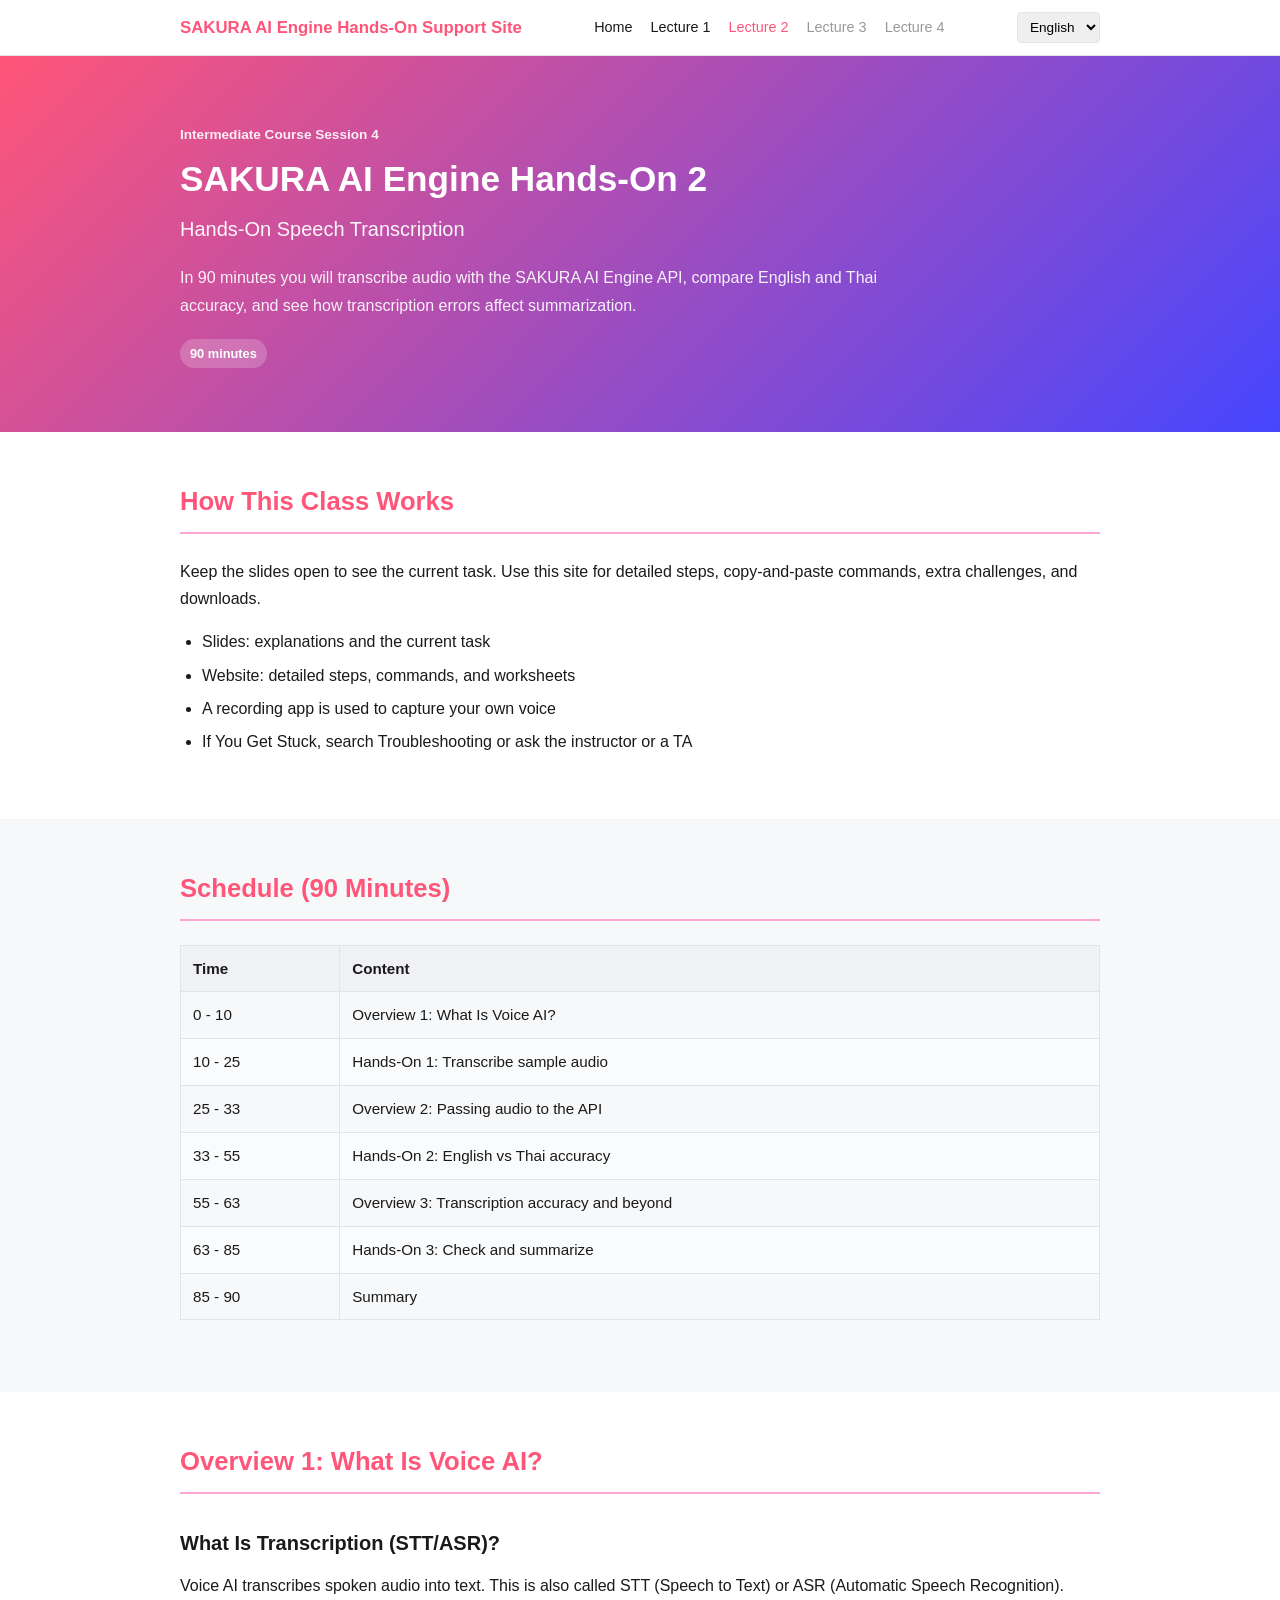
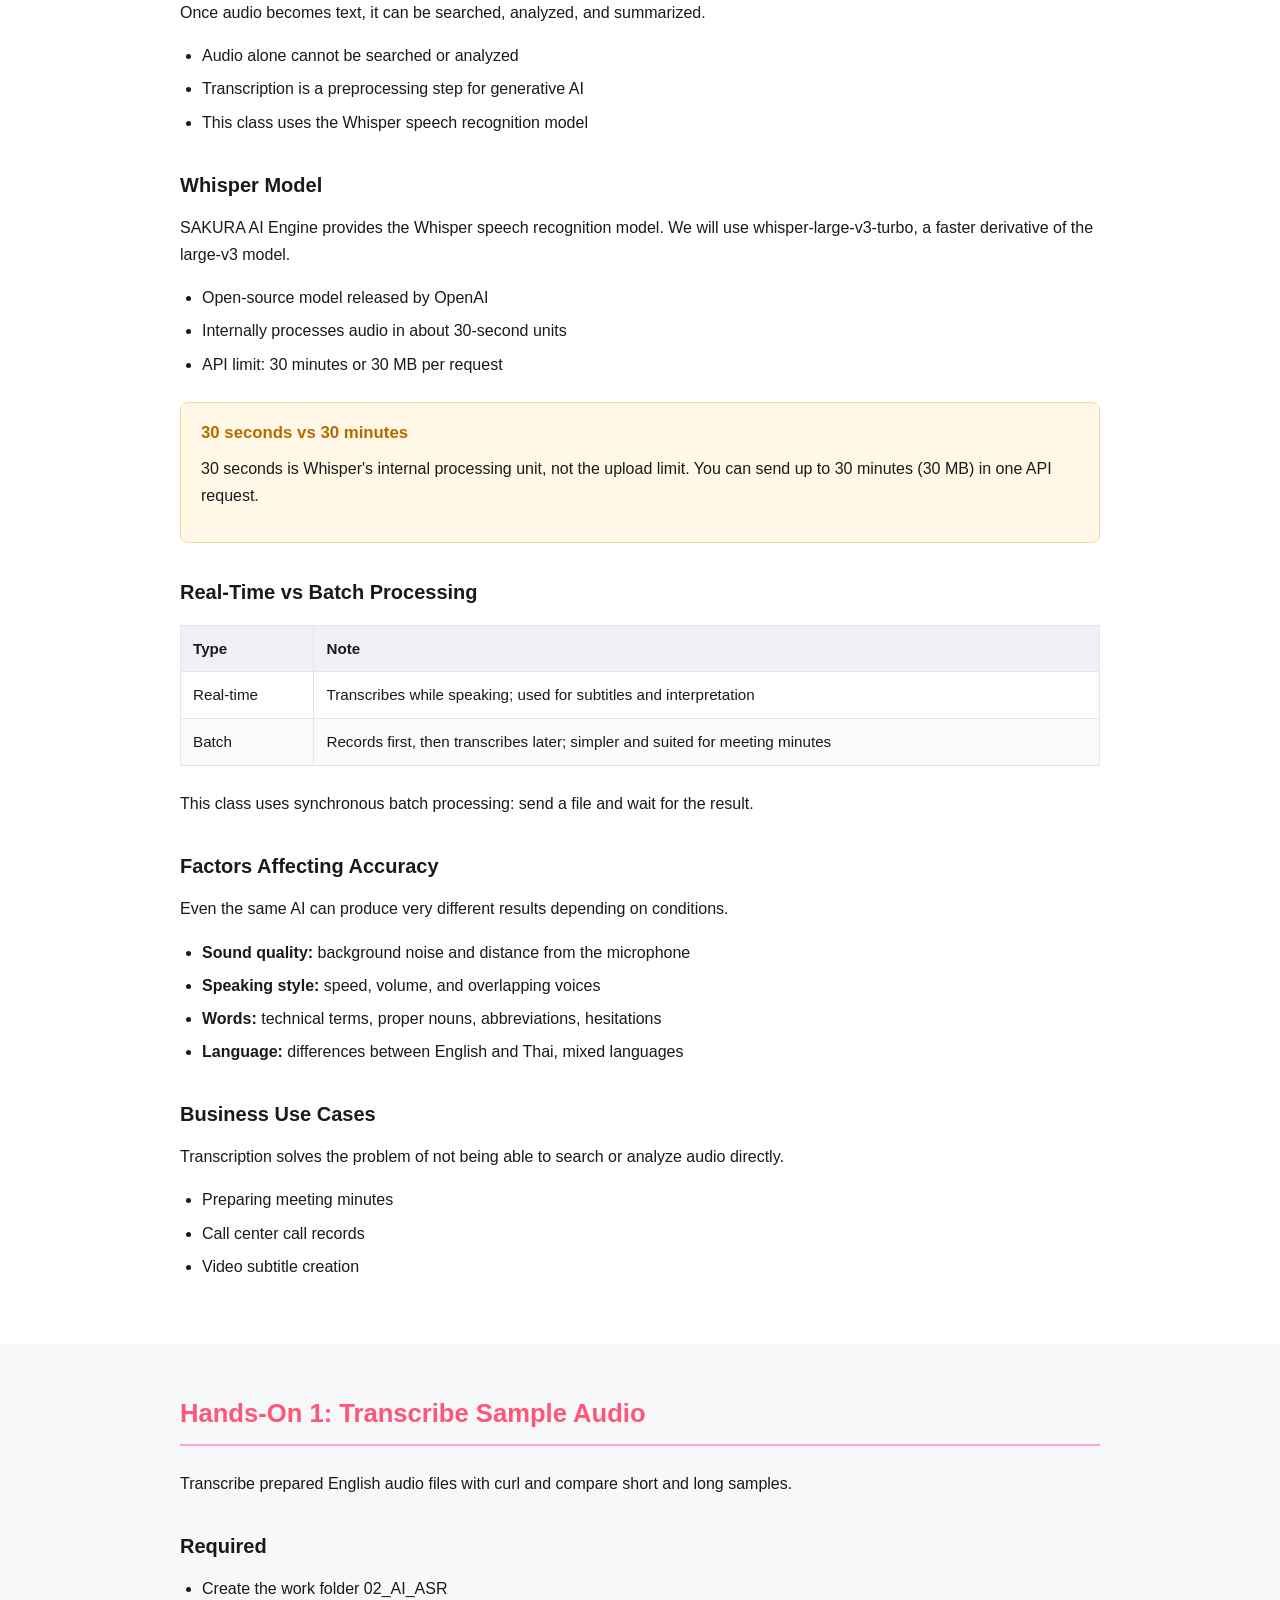
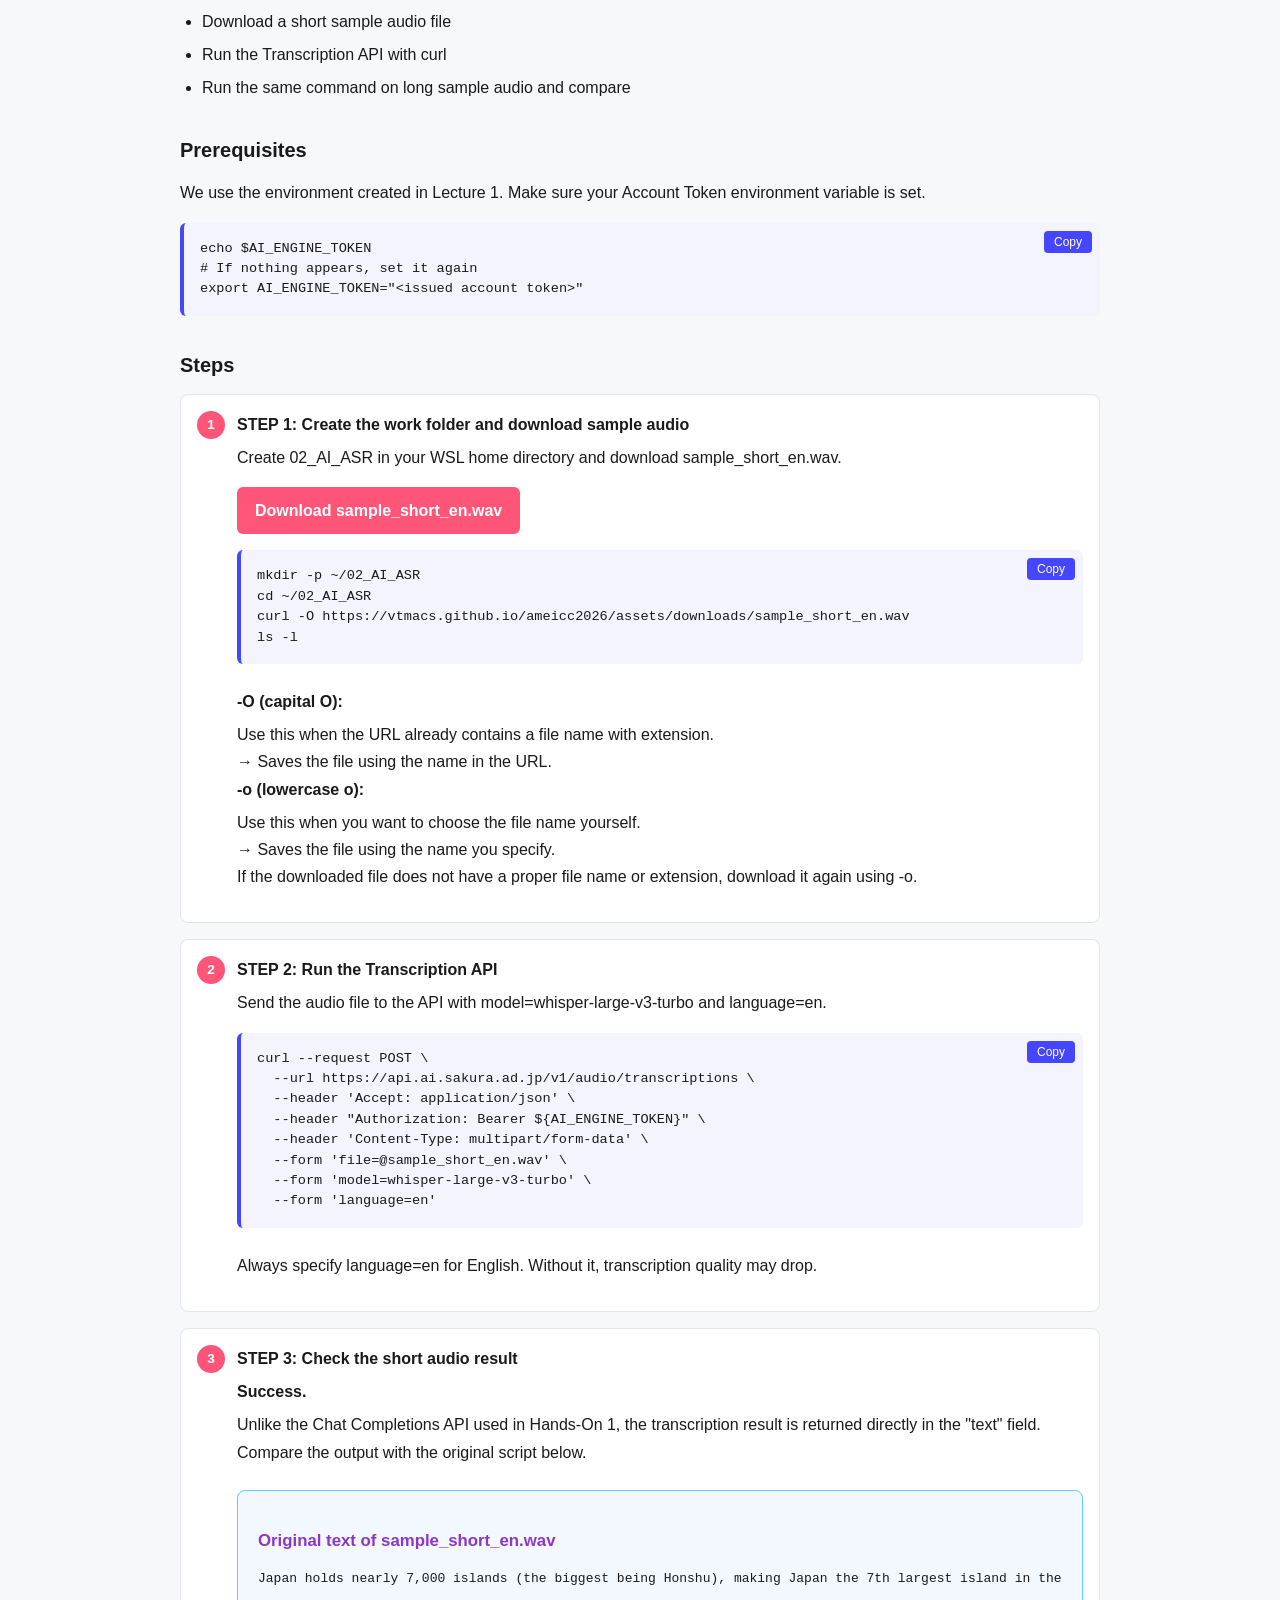
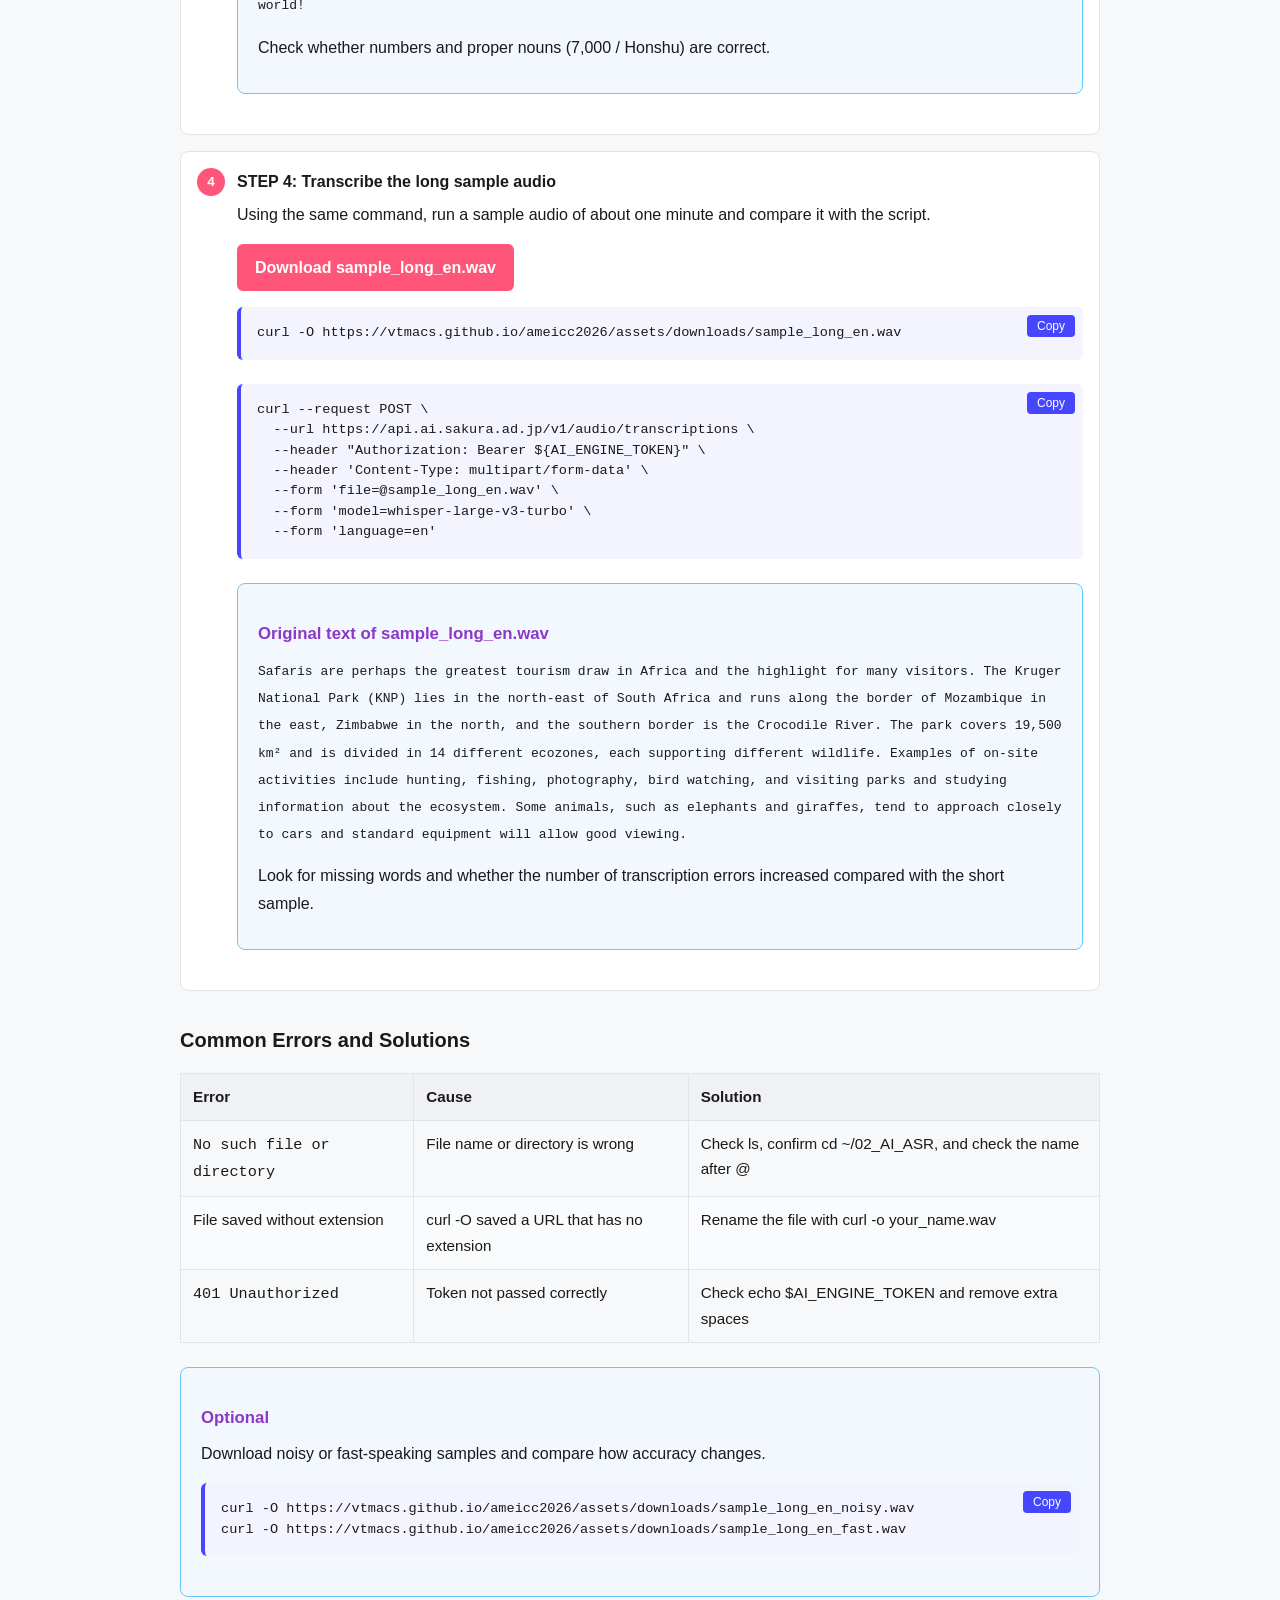
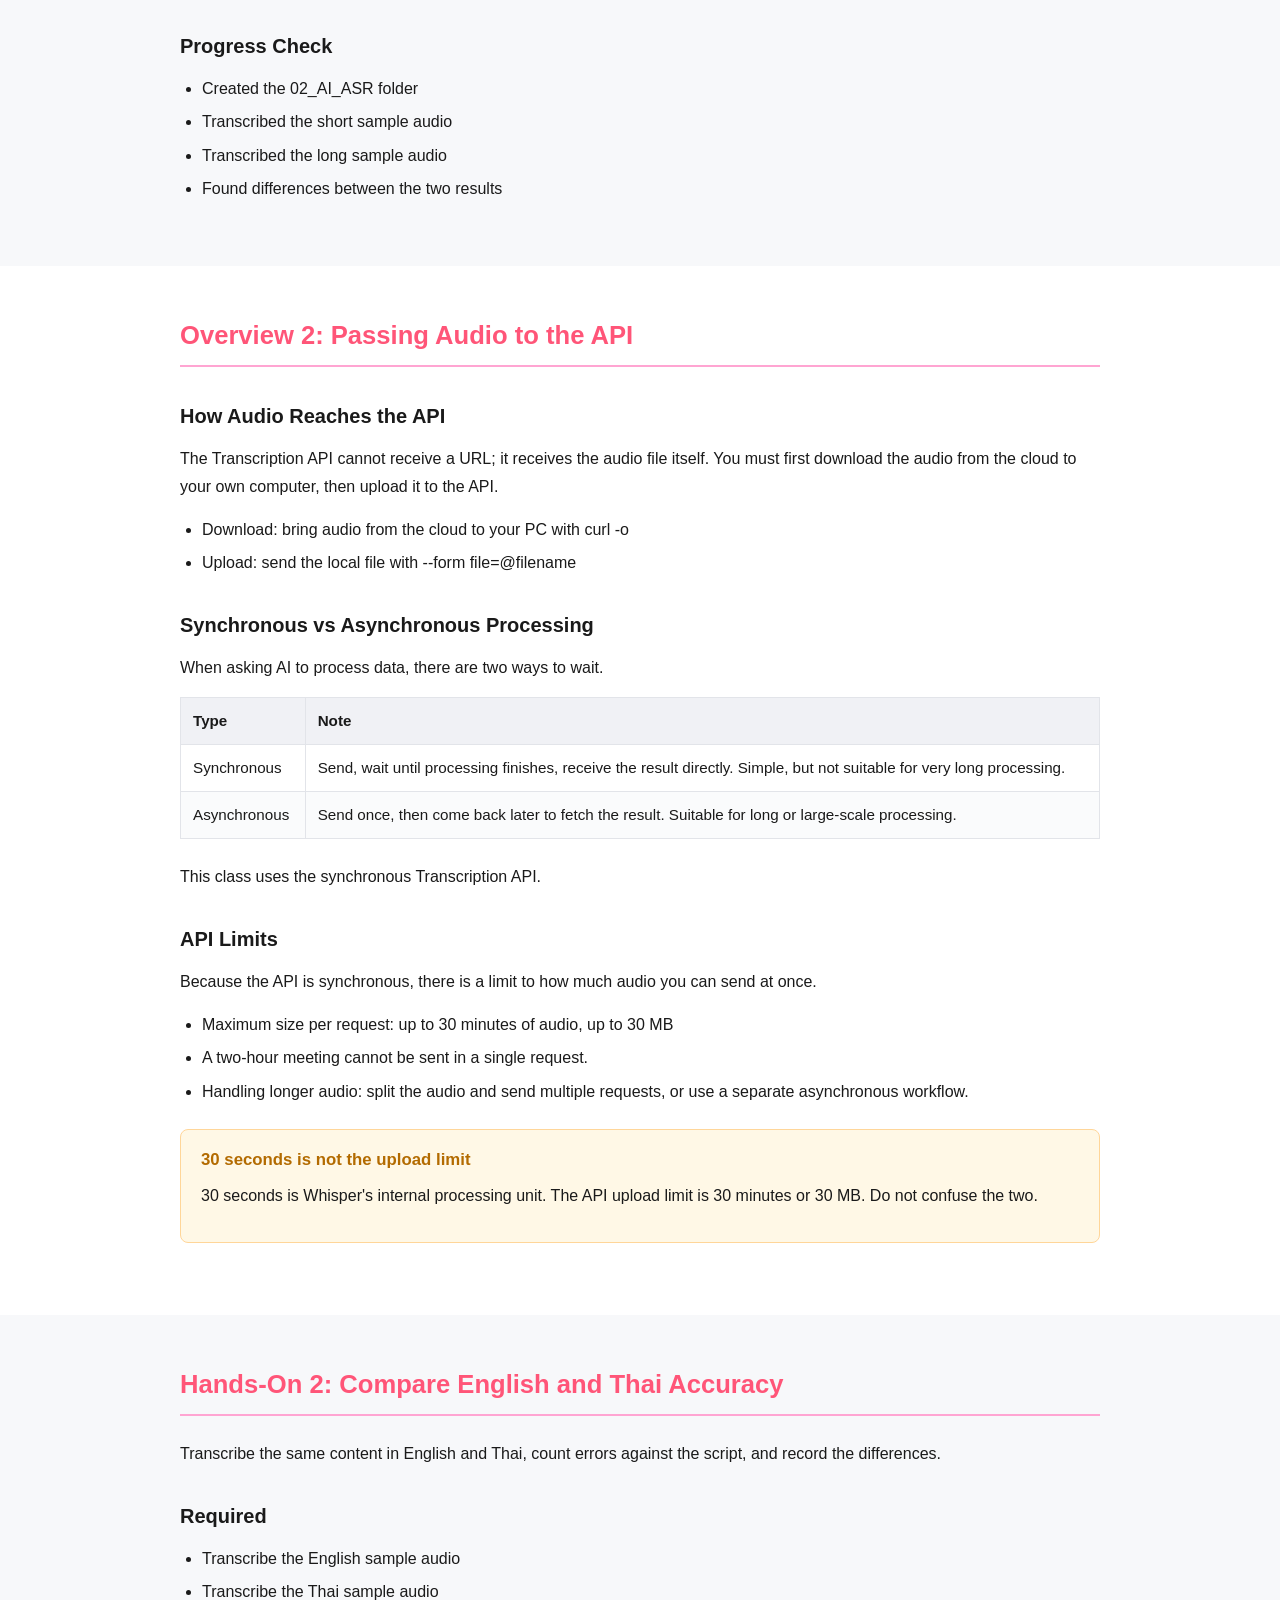
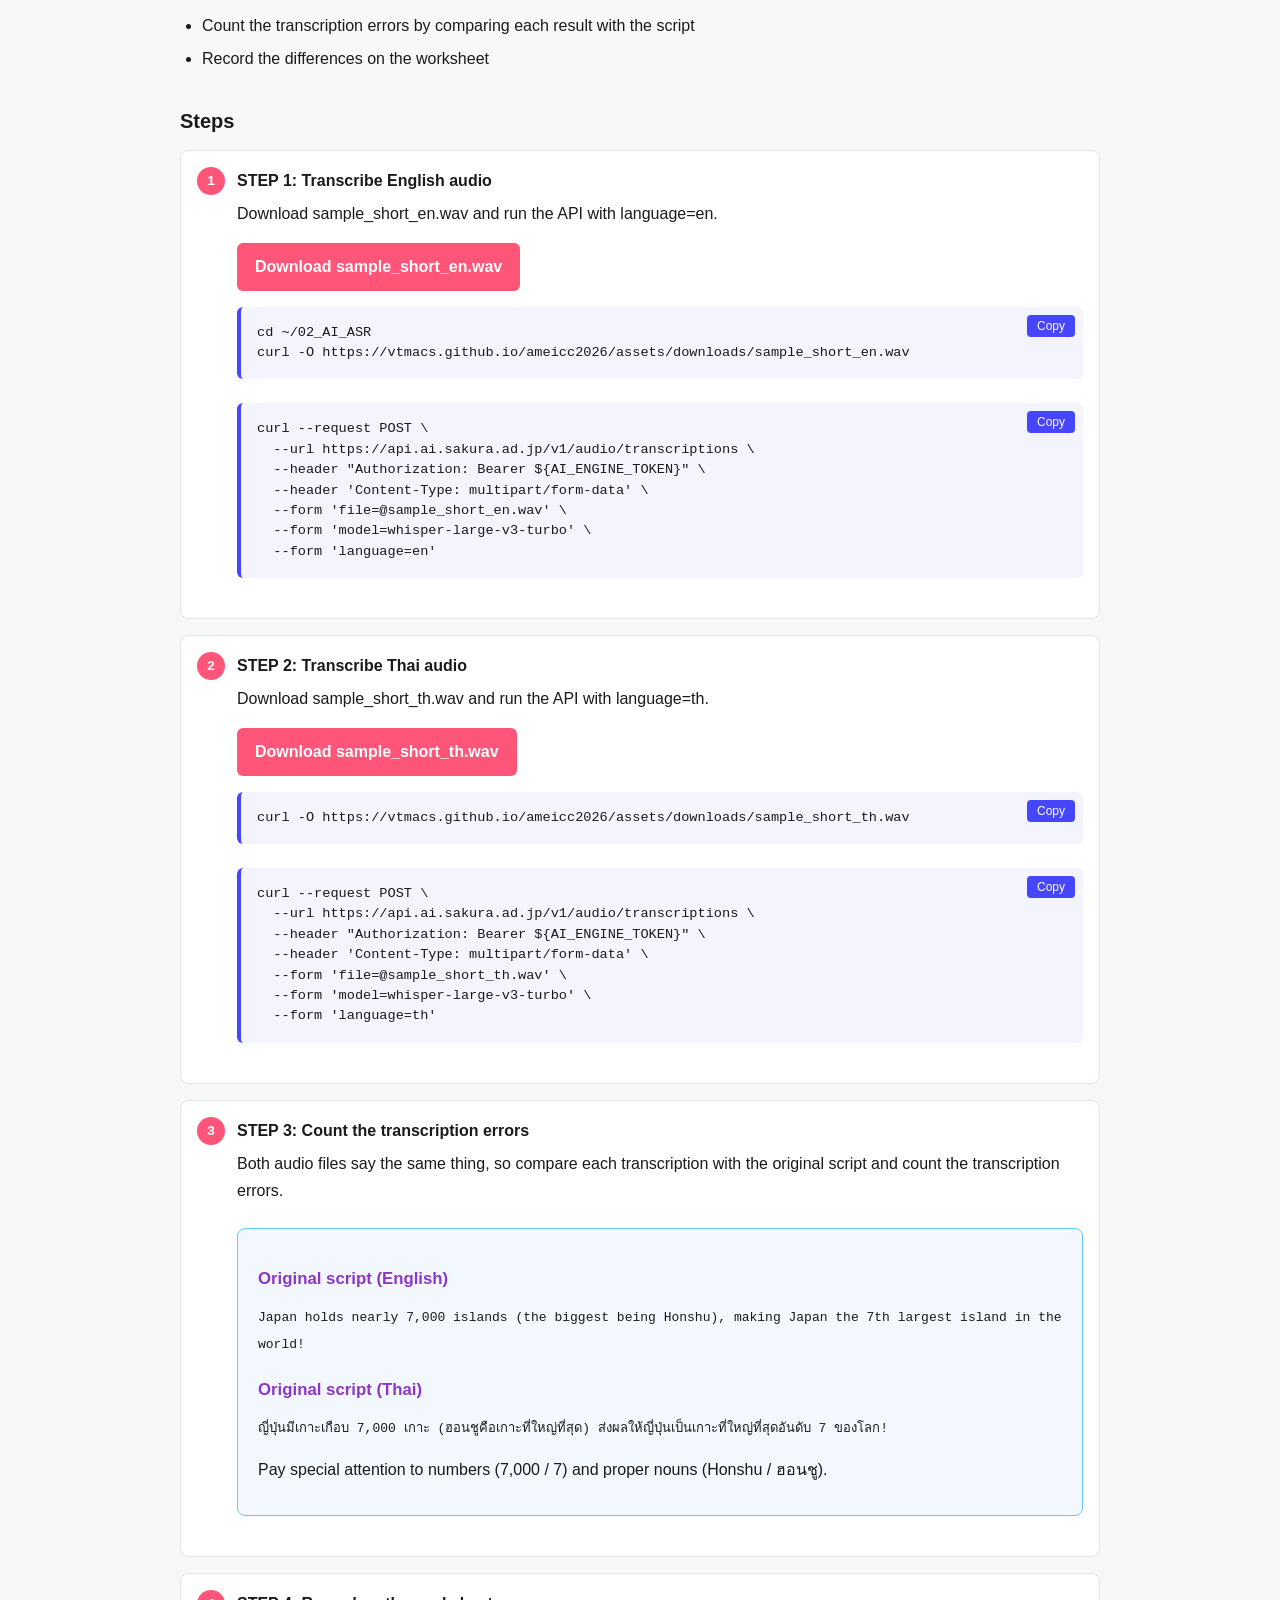
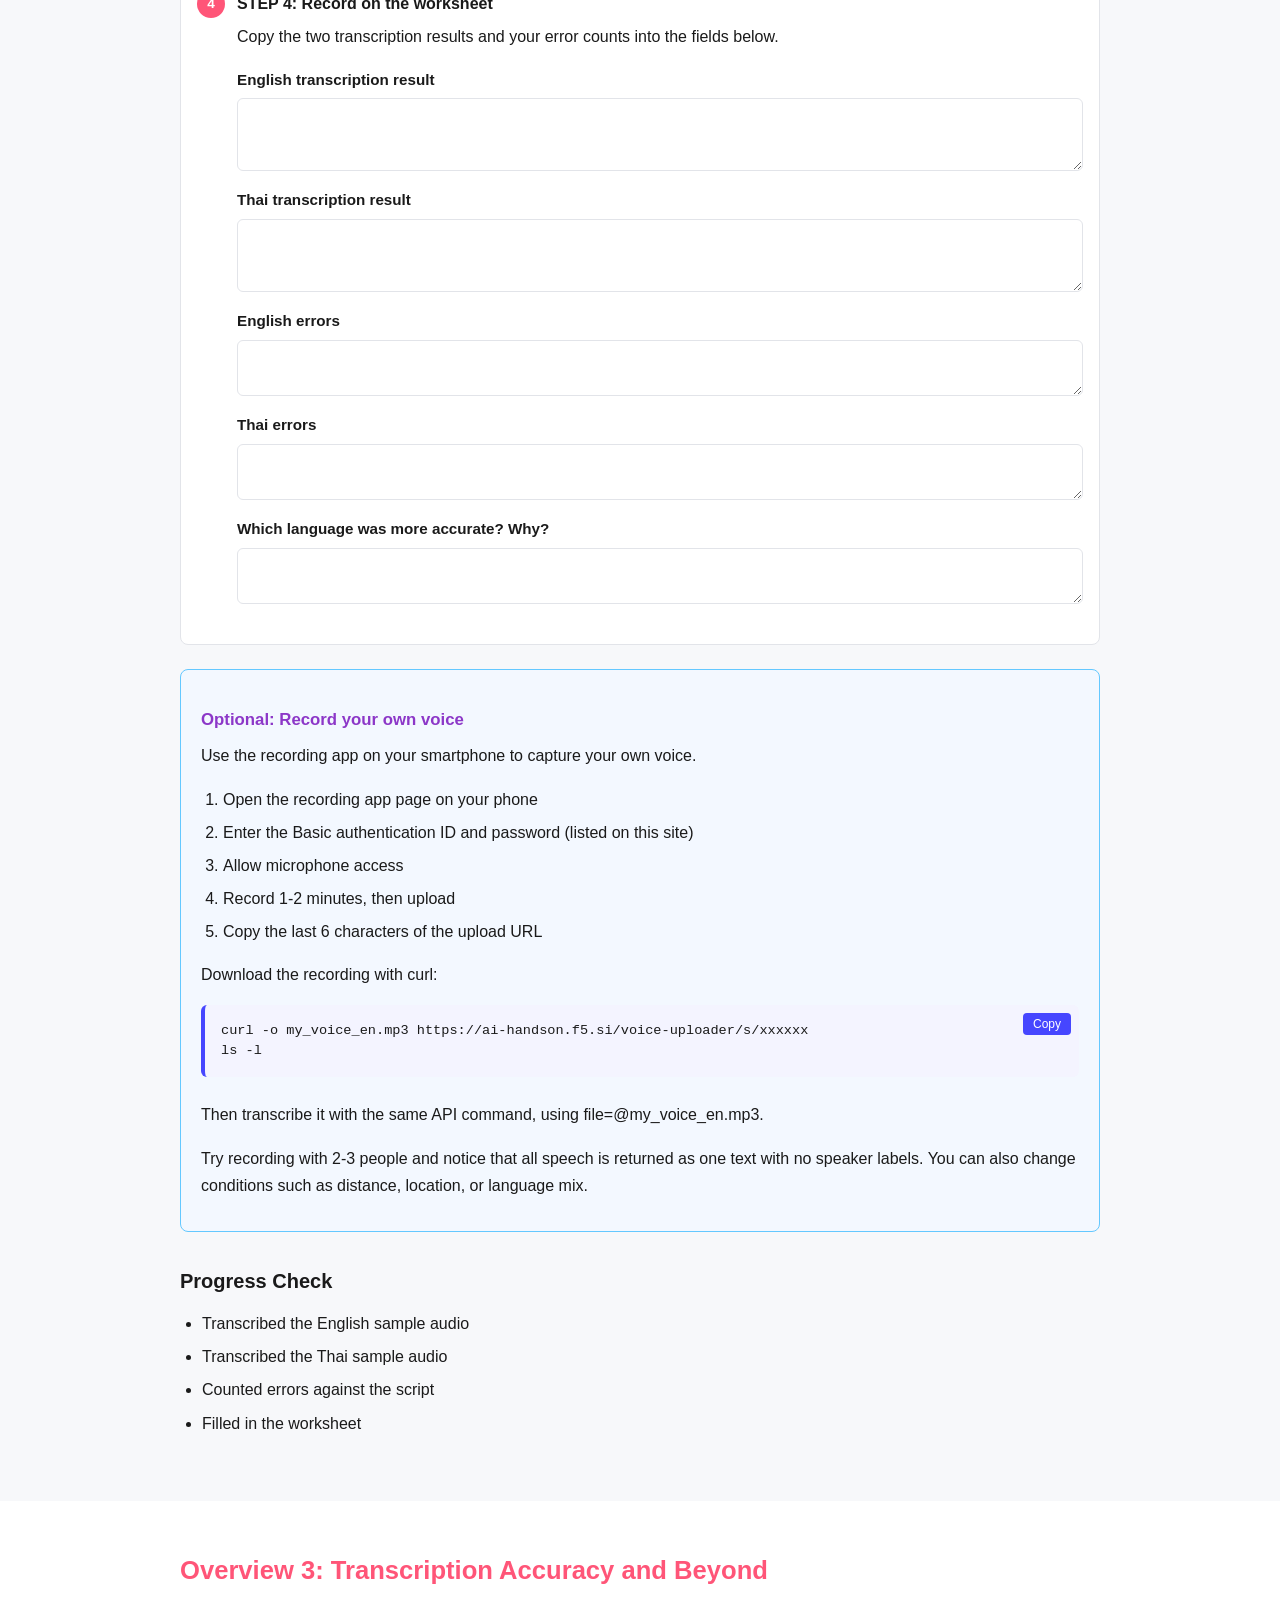
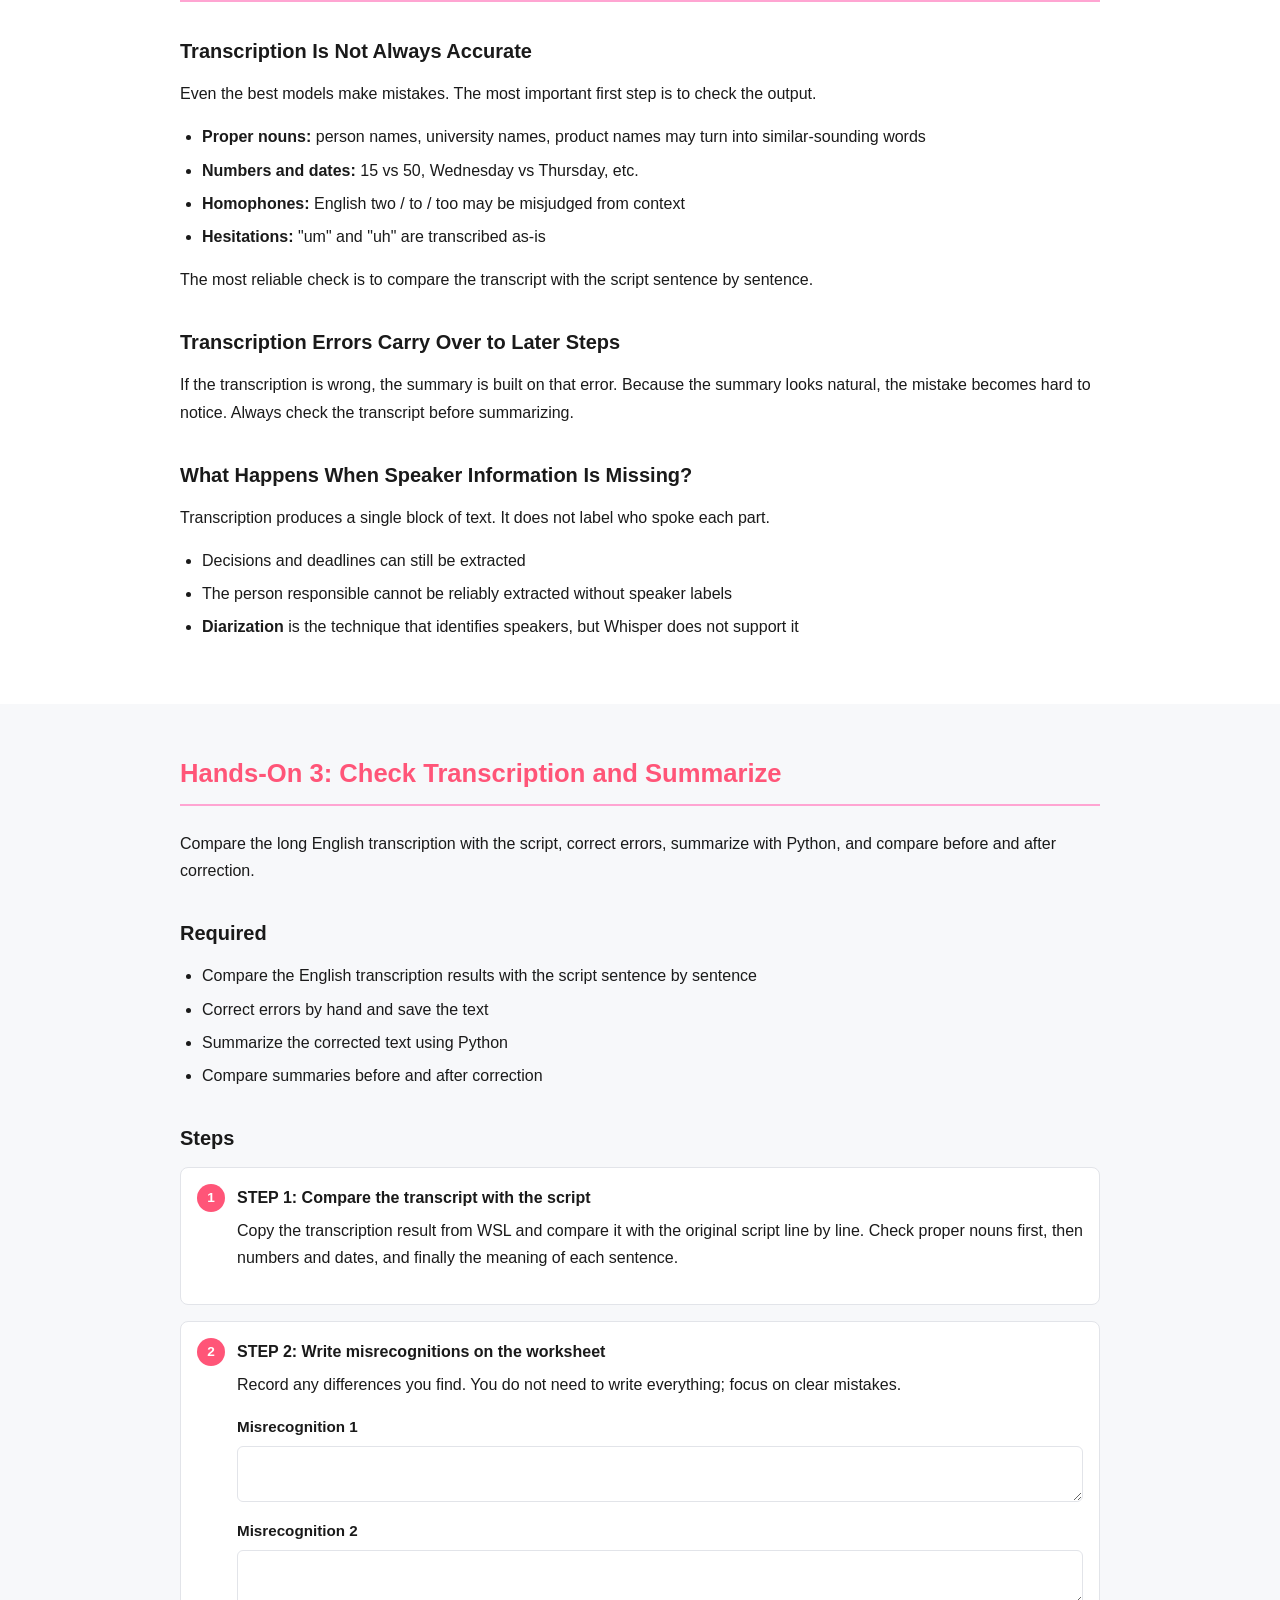
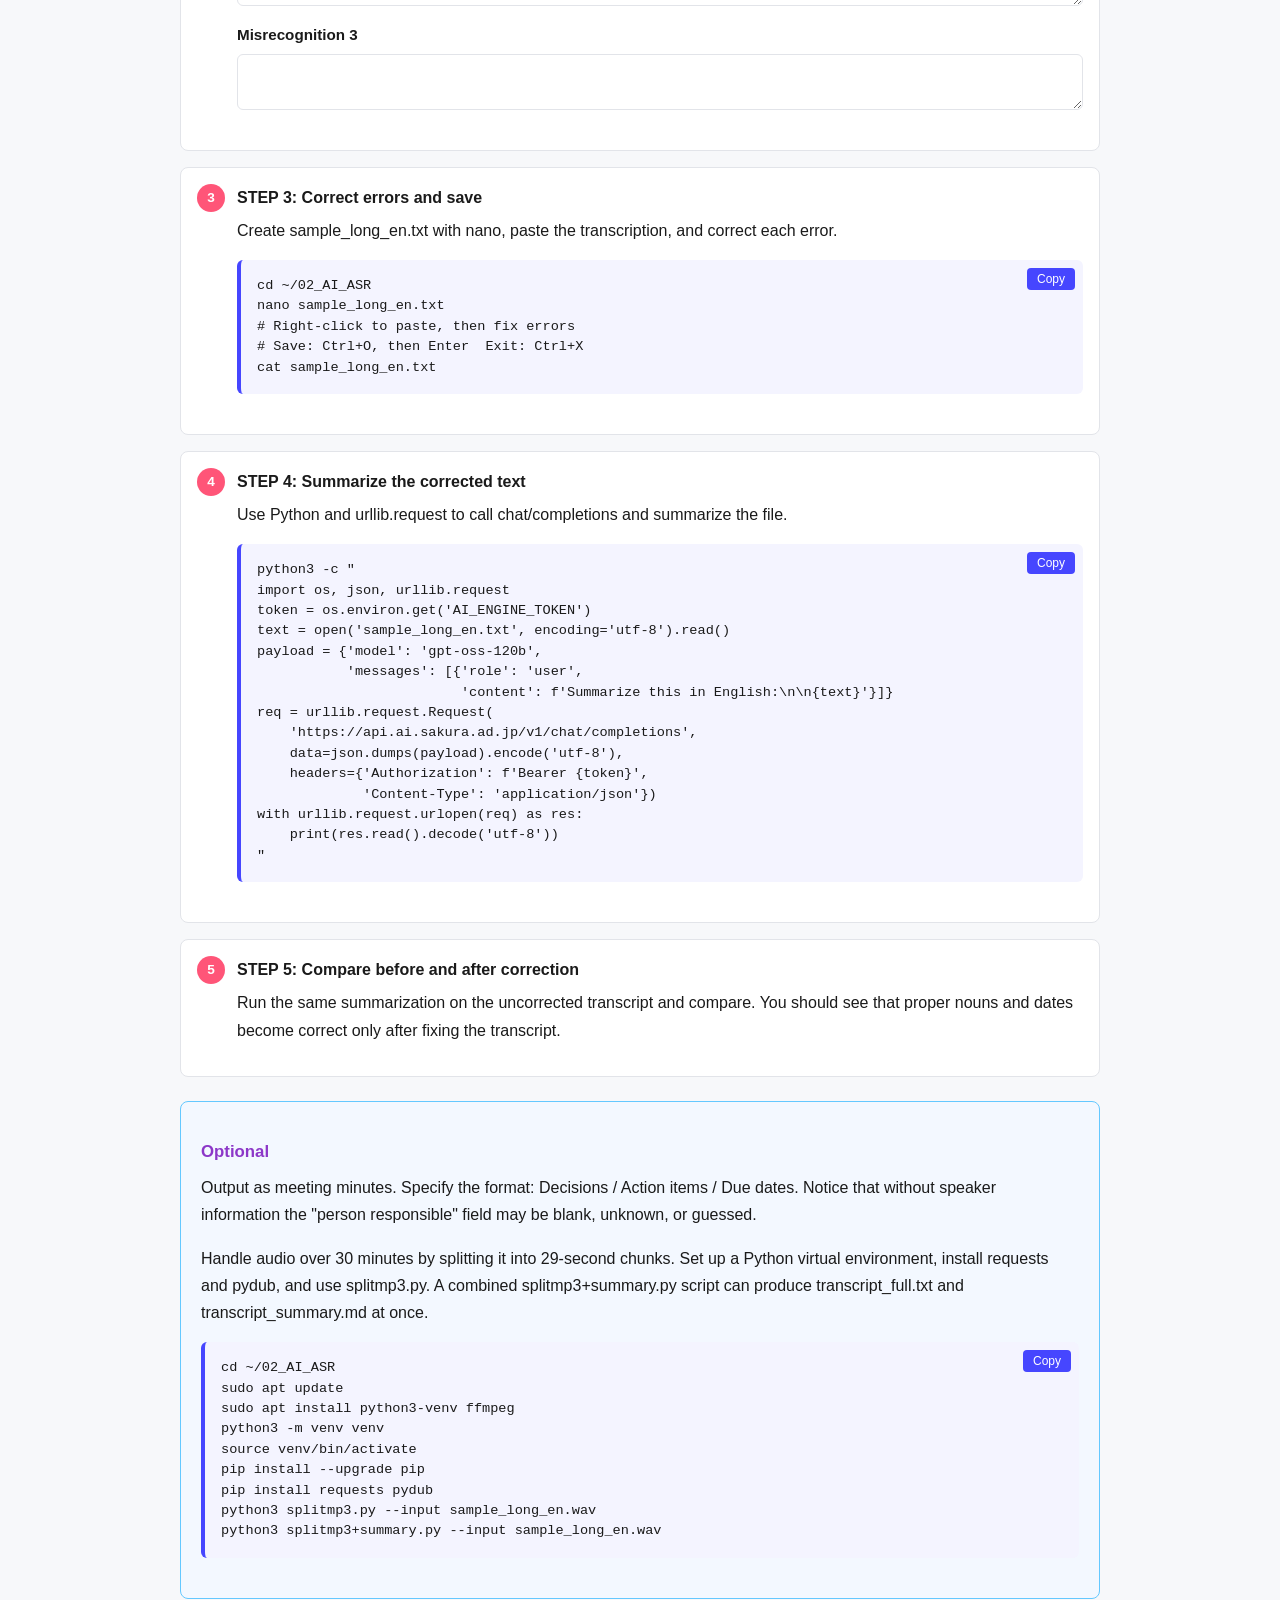
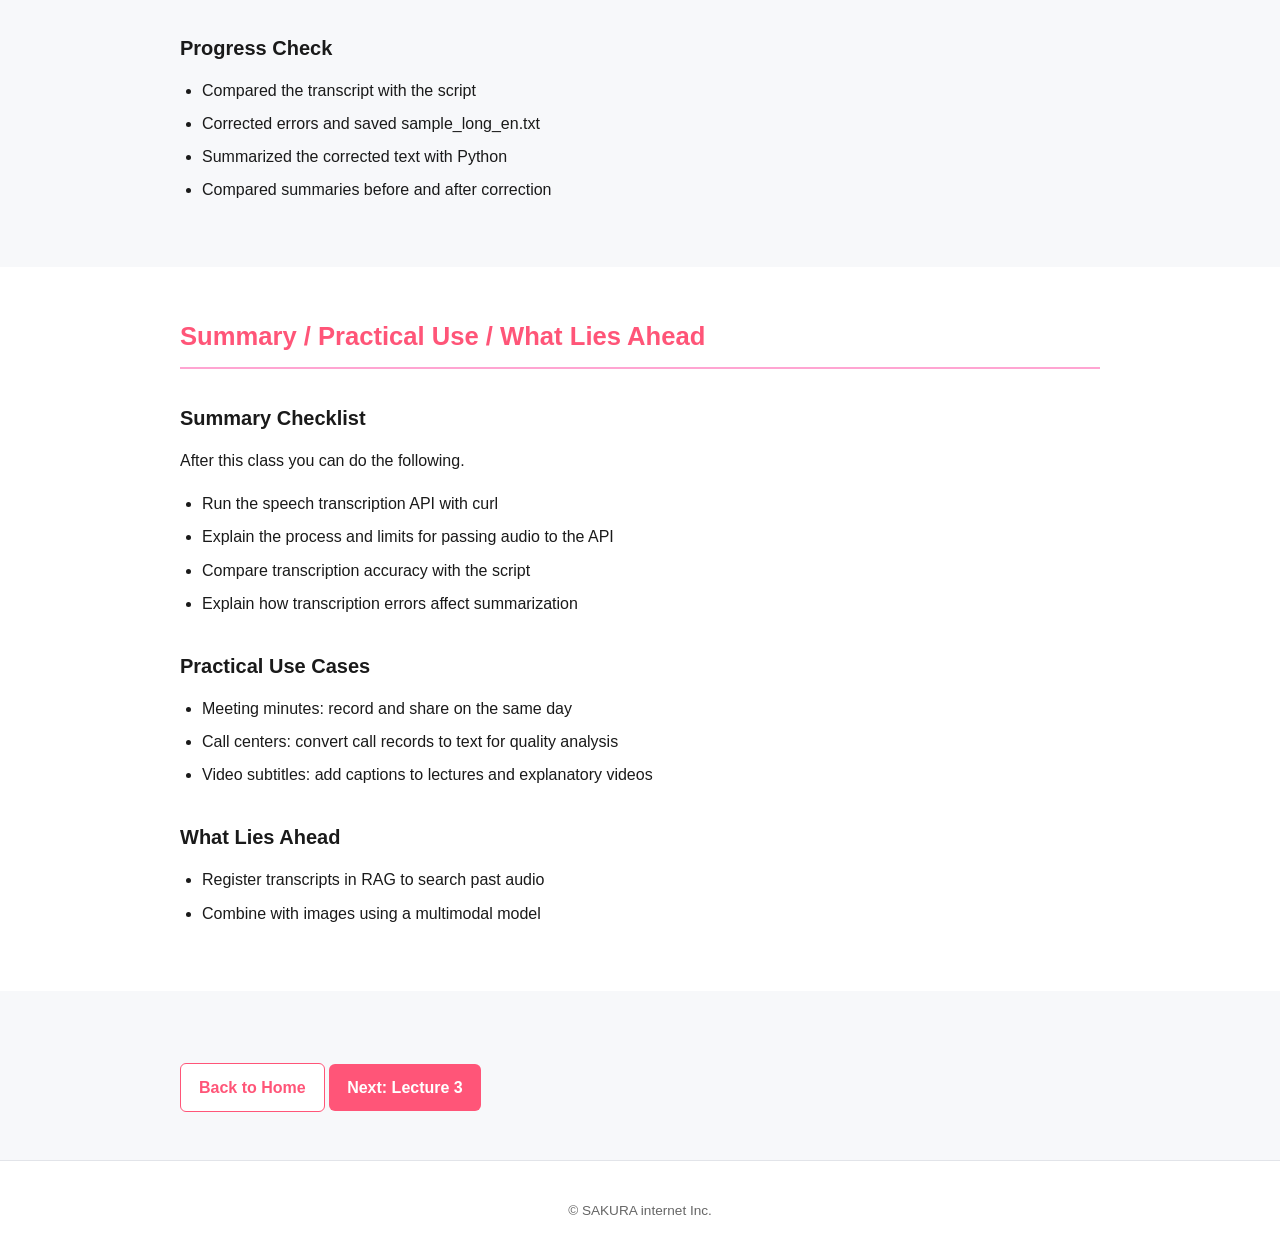
<file: lecture02.html>
<!DOCTYPE html>
<html lang="en">
<head>
  <meta charset="UTF-8">
  <meta name="viewport" content="width=device-width, initial-scale=1.0">
  <title data-i18n-title="lecture02.pageTitle">SAKURA AI Engine Hands-On 2</title>
  <link rel="stylesheet" href="assets/css/style.css">
</head>
<body>
<header class="site-header">
  <div class="container header-inner">
    <a class="site-title" href="index.html" data-i18n="site.title">SAKURA AI Engine Hands-On Support Site</a>
    <nav class="main-nav">
      <a href="index.html" class=" " data-i18n="nav.home">Home</a>
      <a href="lecture01.html" class=" " data-i18n="nav.lecture1">Lecture 1</a>
      <a href="lecture02.html" class="active " data-i18n="nav.lecture2">Lecture 2</a>
      <a href="#" class=" disabled" data-i18n="nav.lecture3">Lecture 3</a>
      <a href="#" class=" disabled" data-i18n="nav.lecture4">Lecture 4</a>
    </nav>
    <select id="lang-switcher" aria-label="Language">
      <option value="en">English</option>
      <option value="ja">日本語</option>
    </select>
  </div>
</header>
<main>
<section class="hero">
  <div class="container">
    <p class="label" data-i18n="lecture02.hero.label">Intermediate Course Session 4</p>
    <h1 data-i18n="lecture02.hero.title">SAKURA AI Engine Hands-On 2</h1>
    <p class="lead" data-i18n="lecture02.hero.lead">Hands-On Speech Transcription</p>
    <p data-i18n="lecture02.hero.desc">In 90 minutes you will transcribe audio with the SAKURA AI Engine API, compare English and Thai accuracy, and see how transcription errors affect summarization.</p>
    <span class="badge" data-i18n="lecture02.hero.duration">90 minutes</span>
  </div>
</section>
<section class="section" id="how-it-works">
  <div class="container">
    <h2 data-i18n="lecture02.how.title">How This Class Works</h2>
    <p data-i18n="lecture02.how.desc">Keep the slides open to see the current task. Use this site for detailed steps, copy-and-paste commands, extra challenges, and downloads.</p>
    <ul>
      <li data-i18n="lecture02.how.l1">Slides: explanations and the current task</li>
      <li data-i18n="lecture02.how.l2">Website: detailed steps, commands, and worksheets</li>
      <li data-i18n="lecture02.how.l3">A recording app is used to capture your own voice</li>
      <li data-i18n="lecture02.how.l4">If You Get Stuck, search Troubleshooting or ask the instructor or a TA</li>
    </ul>
  </div>
</section>
<section class="section section-alt" id="schedule">
  <div class="container">
    <h2 data-i18n="lecture02.schedule.title">Schedule (90 Minutes)</h2>
    <table class="schedule-table">
      <thead>
        <tr>
          <th data-i18n="lecture02.schedule.time">Time</th>
          <th data-i18n="lecture02.schedule.content">Content</th>
        </tr>
      </thead>
      <tbody>
        <tr>
          <td>0 - 10</td>
          <td data-i18n="lecture02.schedule.r1">Overview 1: What Is Voice AI?</td>
        </tr>
        <tr>
          <td>10 - 25</td>
          <td data-i18n="lecture02.schedule.r2">Hands-On 1: Transcribe sample audio</td>
        </tr>
        <tr>
          <td>25 - 33</td>
          <td data-i18n="lecture02.schedule.r3">Overview 2: Passing audio to the API</td>
        </tr>
        <tr>
          <td>33 - 55</td>
          <td data-i18n="lecture02.schedule.r4">Hands-On 2: English vs Thai accuracy</td>
        </tr>
        <tr>
          <td>55 - 63</td>
          <td data-i18n="lecture02.schedule.r5">Overview 3: Transcription accuracy and beyond</td>
        </tr>
        <tr>
          <td>63 - 85</td>
          <td data-i18n="lecture02.schedule.r6">Hands-On 3: Check and summarize</td>
        </tr>
        <tr>
          <td>85 - 90</td>
          <td data-i18n="lecture02.schedule.r7">Summary</td>
        </tr>
      </tbody>
    </table>
  </div>
</section>
<section class="section" id="overview1">
  <div class="container">
    <h2 data-i18n="lecture02.ov1.title">Overview 1: What Is Voice AI?</h2>

    <h3 data-i18n="lecture02.ov1.stt.title">What Is Transcription (STT/ASR)?</h3>
    <p data-i18n="lecture02.ov1.stt.desc">Voice AI transcribes spoken audio into text. This is also called STT (Speech to Text) or ASR (Automatic Speech Recognition). Once audio becomes text, it can be searched, analyzed, and summarized.</p>
    <ul>
      <li data-i18n="lecture02.ov1.stt.l1">Audio alone cannot be searched or analyzed</li>
      <li data-i18n="lecture02.ov1.stt.l2">Transcription is a preprocessing step for generative AI</li>
      <li data-i18n="lecture02.ov1.stt.l3">This class uses the Whisper speech recognition model</li>
    </ul>

    <h3 data-i18n="lecture02.ov1.whisper.title">Whisper Model</h3>
    <p data-i18n="lecture02.ov1.whisper.desc">SAKURA AI Engine provides the Whisper speech recognition model. We will use whisper-large-v3-turbo, a faster derivative of the large-v3 model.</p>
    <ul>
      <li data-i18n="lecture02.ov1.whisper.l1">Open-source model released by OpenAI</li>
      <li data-i18n="lecture02.ov1.whisper.l2">Internally processes audio in about 30-second units</li>
      <li data-i18n="lecture02.ov1.whisper.l3">API limit: 30 minutes or 30 MB per request</li>
    </ul>
    <div class="warning-box">
      <h4 data-i18n="lecture02.ov1.limit.title">30 seconds vs 30 minutes</h4>
      <p data-i18n="lecture02.ov1.limit.desc">30 seconds is Whisper's internal processing unit, not the upload limit. You can send up to 30 minutes (30 MB) in one API request.</p>
    </div>

    <h3 data-i18n="lecture02.ov1.processing.title">Real-Time vs Batch Processing</h3>
    <table class="info-table">
      <thead>
        <tr>
          <th data-i18n="lecture02.ov1.processing.type">Type</th>
          <th data-i18n="lecture02.ov1.processing.note">Note</th>
        </tr>
      </thead>
      <tbody>
        <tr>
          <td data-i18n="lecture02.ov1.processing.realtime">Real-time</td>
          <td data-i18n="lecture02.ov1.processing.realtime_note">Transcribes while speaking; used for subtitles and interpretation</td>
        </tr>
        <tr>
          <td data-i18n="lecture02.ov1.processing.batch">Batch</td>
          <td data-i18n="lecture02.ov1.processing.batch_note">Records first, then transcribes later; simpler and suited for meeting minutes</td>
        </tr>
      </tbody>
    </table>
    <p data-i18n="lecture02.ov1.processing.summary">This class uses synchronous batch processing: send a file and wait for the result.</p>

    <h3 data-i18n="lecture02.ov1.accuracy.title">Factors Affecting Accuracy</h3>
    <p data-i18n="lecture02.ov1.accuracy.desc">Even the same AI can produce very different results depending on conditions.</p>
    <ul>
      <li data-i18n="lecture02.ov1.accuracy.l1"><strong>Sound quality:</strong> background noise and distance from the microphone</li>
      <li data-i18n="lecture02.ov1.accuracy.l2"><strong>Speaking style:</strong> speed, volume, and overlapping voices</li>
      <li data-i18n="lecture02.ov1.accuracy.l3"><strong>Words:</strong> technical terms, proper nouns, abbreviations, hesitations</li>
      <li data-i18n="lecture02.ov1.accuracy.l4"><strong>Language:</strong> differences between English and Thai, mixed languages</li>
    </ul>

    <h3 data-i18n="lecture02.ov1.business.title">Business Use Cases</h3>
    <p data-i18n="lecture02.ov1.business.desc">Transcription solves the problem of not being able to search or analyze audio directly.</p>
    <ul>
      <li data-i18n="lecture02.ov1.business.l1">Preparing meeting minutes</li>
      <li data-i18n="lecture02.ov1.business.l2">Call center call records</li>
      <li data-i18n="lecture02.ov1.business.l3">Video subtitle creation</li>
    </ul>
  </div>
</section>
<section class="section section-alt" id="ho1">
  <div class="container">
    <h2 data-i18n="lecture02.ho1.title">Hands-On 1: Transcribe Sample Audio</h2>
    <p data-i18n="lecture02.ho1.goal">Transcribe prepared English audio files with curl and compare short and long samples.</p>

    <h3 data-i18n="lecture02.ho1.req.title">Required</h3>
    <ul>
      <li data-i18n="lecture02.ho1.req.l1">Create the work folder 02_AI_ASR</li>
      <li data-i18n="lecture02.ho1.req.l2">Download a short sample audio file</li>
      <li data-i18n="lecture02.ho1.req.l3">Run the Transcription API with curl</li>
      <li data-i18n="lecture02.ho1.req.l4">Run the same command on long sample audio and compare</li>
    </ul>

    <h3 data-i18n="lecture02.ho1.prep.title">Prerequisites</h3>
    <p data-i18n="lecture02.ho1.prep.desc">We use the environment created in Lecture 1. Make sure your Account Token environment variable is set.</p>
    <div class="code-block"><button class="copy-btn" data-i18n="common.copy">Copy</button><pre><code class="language-bash">echo $AI_ENGINE_TOKEN
# If nothing appears, set it again
export AI_ENGINE_TOKEN="&lt;issued account token&gt;"</code></pre></div>

    <h3 data-i18n="lecture02.ho1.steps.title">Steps</h3>
    <ol class="steps">
      <li>
        <strong data-i18n="lecture02.ho1.s1.title">STEP 1: Create the work folder and download sample audio</strong>
        <p data-i18n="lecture02.ho1.s1.desc">Create 02_AI_ASR in your WSL home directory and download sample_short_en.wav.</p>
        <p><a class="btn" href="assets/downloads/sample_short_en.wav" download data-i18n="lecture02.ho1.s1.download">Download sample_short_en.wav</a></p>
        <div class="code-block"><button class="copy-btn" data-i18n="common.copy">Copy</button><pre><code class="language-bash">mkdir -p ~/02_AI_ASR
cd ~/02_AI_ASR
curl -O https://vtmacs.github.io/ameicc2026/assets/downloads/sample_short_en.wav
ls -l</code></pre></div>
        <p data-i18n="lecture02.ho1.s1.note"><strong>-O (capital O):</strong> Use this when the URL already contains a file name with extension.<br>→ Saves the file using the name in the URL.<br><strong>-o (lowercase o):</strong> Use this when you want to choose the file name yourself.<br>→ Saves the file using the name you specify.<br>If the downloaded file does not have a proper file name or extension, download it again using -o.</p>
      </li>
      <li>
        <strong data-i18n="lecture02.ho1.s2.title">STEP 2: Run the Transcription API</strong>
        <p data-i18n="lecture02.ho1.s2.desc">Send the audio file to the API with model=whisper-large-v3-turbo and language=en.</p>
        <div class="code-block"><button class="copy-btn" data-i18n="common.copy">Copy</button><pre><code class="language-bash">curl --request POST \
  --url https://api.ai.sakura.ad.jp/v1/audio/transcriptions \
  --header 'Accept: application/json' \
  --header "Authorization: Bearer ${AI_ENGINE_TOKEN}" \
  --header 'Content-Type: multipart/form-data' \
  --form 'file=@sample_short_en.wav' \
  --form 'model=whisper-large-v3-turbo' \
  --form 'language=en'</code></pre></div>
        <p data-i18n="lecture02.ho1.s2.note">Always specify language=en for English. Without it, transcription quality may drop.</p>
      </li>
      <li>
        <strong data-i18n="lecture02.ho1.s3.title">STEP 3: Check the short audio result</strong>
        <p data-i18n="lecture02.ho1.s3.desc"><strong>Success.</strong> Unlike the Chat Completions API used in Hands-On 1, the transcription result is returned directly in the &quot;text&quot; field. Compare the output with the original script below.</p>
        <div class="callout">
          <h4 data-i18n="lecture02.ho1.s3.script.title">Original text of sample_short_en.wav</h4>
          <p><code>Japan holds nearly 7,000 islands (the biggest being Honshu), making Japan the 7th largest island in the world!</code></p>
          <p data-i18n="lecture02.ho1.s3.script.check">Check whether numbers and proper nouns (7,000 / Honshu) are correct.</p>
        </div>
      </li>
      <li>
        <strong data-i18n="lecture02.ho1.s4.title">STEP 4: Transcribe the long sample audio</strong>
        <p data-i18n="lecture02.ho1.s4.desc">Using the same command, run a sample audio of about one minute and compare it with the script.</p>
        <p><a class="btn" href="assets/downloads/sample_long_en.wav" download data-i18n="lecture02.ho1.s4.download">Download sample_long_en.wav</a></p>
        <div class="code-block"><button class="copy-btn" data-i18n="common.copy">Copy</button><pre><code class="language-bash">curl -O https://vtmacs.github.io/ameicc2026/assets/downloads/sample_long_en.wav
</code></pre></div>
        <div class="code-block"><button class="copy-btn" data-i18n="common.copy">Copy</button><pre><code class="language-bash">curl --request POST \
  --url https://api.ai.sakura.ad.jp/v1/audio/transcriptions \
  --header "Authorization: Bearer ${AI_ENGINE_TOKEN}" \
  --header 'Content-Type: multipart/form-data' \
  --form 'file=@sample_long_en.wav' \
  --form 'model=whisper-large-v3-turbo' \
  --form 'language=en'</code></pre></div>
        <div class="callout">
          <h4 data-i18n="lecture02.ho1.s4.script.title">Original text of sample_long_en.wav</h4>
          <p><code>Safaris are perhaps the greatest tourism draw in Africa and the highlight for many visitors. The Kruger National Park (KNP) lies in the north-east of South Africa and runs along the border of Mozambique in the east, Zimbabwe in the north, and the southern border is the Crocodile River. The park covers 19,500 km&sup2; and is divided in 14 different ecozones, each supporting different wildlife. Examples of on-site activities include hunting, fishing, photography, bird watching, and visiting parks and studying information about the ecosystem. Some animals, such as elephants and giraffes, tend to approach closely to cars and standard equipment will allow good viewing.</code></p>
          <p data-i18n="lecture02.ho1.s4.script.check">Look for missing words and whether the number of transcription errors increased compared with the short sample.</p>
        </div>
      </li>
    </ol>

    <h3 data-i18n="lecture02.ho1.errors.title">Common Errors and Solutions</h3>
    <table class="info-table">
      <thead>
        <tr>
          <th>Error</th>
          <th data-i18n="lecture02.ho1.errors.cause">Cause</th>
          <th data-i18n="lecture02.ho1.errors.fix">Solution</th>
        </tr>
      </thead>
      <tbody>
        <tr>
          <td><code>No such file or directory</code></td>
          <td data-i18n="lecture02.ho1.errors.e1.cause">File name or directory is wrong</td>
          <td data-i18n="lecture02.ho1.errors.e1.fix">Check ls, confirm cd ~/02_AI_ASR, and check the name after @</td>
        </tr>
        <tr>
          <td data-i18n="lecture02.ho1.errors.e2.title">File saved without extension</td>
          <td data-i18n="lecture02.ho1.errors.e2.cause">curl -O saved a URL that has no extension</td>
          <td data-i18n="lecture02.ho1.errors.e2.fix">Rename the file with curl -o your_name.wav</td>
        </tr>
        <tr>
          <td><code>401 Unauthorized</code></td>
          <td data-i18n="lecture02.ho1.errors.e3.cause">Token not passed correctly</td>
          <td data-i18n="lecture02.ho1.errors.e3.fix">Check echo $AI_ENGINE_TOKEN and remove extra spaces</td>
        </tr>
      </tbody>
    </table>

    <div class="callout">
      <h4 data-i18n="lecture02.ho1.optional.title">Optional</h4>
      <p data-i18n="lecture02.ho1.optional.desc">Download noisy or fast-speaking samples and compare how accuracy changes.</p>
      <div class="code-block"><button class="copy-btn" data-i18n="common.copy">Copy</button><pre><code class="language-bash">curl -O https://vtmacs.github.io/ameicc2026/assets/downloads/sample_long_en_noisy.wav
curl -O https://vtmacs.github.io/ameicc2026/assets/downloads/sample_long_en_fast.wav</code></pre></div>
    </div>

    <h3 data-i18n="lecture02.ho1.check.title">Progress Check</h3>
    <ul>
      <li data-i18n="lecture02.ho1.check.l1">Created the 02_AI_ASR folder</li>
      <li data-i18n="lecture02.ho1.check.l2">Transcribed the short sample audio</li>
      <li data-i18n="lecture02.ho1.check.l3">Transcribed the long sample audio</li>
      <li data-i18n="lecture02.ho1.check.l4">Found differences between the two results</li>
    </ul>
  </div>
</section>
<section class="section" id="overview2">
  <div class="container">
    <h2 data-i18n="lecture02.ov2.title">Overview 2: Passing Audio to the API</h2>

    <h3 data-i18n="lecture02.ov2.flow.title">How Audio Reaches the API</h3>
    <p data-i18n="lecture02.ov2.flow.desc">The Transcription API cannot receive a URL; it receives the audio file itself. You must first download the audio from the cloud to your own computer, then upload it to the API.</p>
    <ul>
      <li data-i18n="lecture02.ov2.flow.l1">Download: bring audio from the cloud to your PC with curl -o</li>
      <li data-i18n="lecture02.ov2.flow.l2">Upload: send the local file with --form file=@filename</li>
    </ul>

    <h3 data-i18n="lecture02.ov2.sync.title">Synchronous vs Asynchronous Processing</h3>
    <p data-i18n="lecture02.ov2.sync.desc">When asking AI to process data, there are two ways to wait.</p>
    <table class="info-table">
      <thead>
        <tr>
          <th data-i18n="lecture02.ov2.sync.type">Type</th>
          <th data-i18n="lecture02.ov2.sync.note">Note</th>
        </tr>
      </thead>
      <tbody>
        <tr>
          <td data-i18n="lecture02.ov2.sync.sync">Synchronous</td>
          <td data-i18n="lecture02.ov2.sync.sync_note">Send, wait until processing finishes, receive the result directly. Simple, but not suitable for very long processing.</td>
        </tr>
        <tr>
          <td data-i18n="lecture02.ov2.sync.async">Asynchronous</td>
          <td data-i18n="lecture02.ov2.sync.async_note">Send once, then come back later to fetch the result. Suitable for long or large-scale processing.</td>
        </tr>
      </tbody>
    </table>
    <p data-i18n="lecture02.ov2.sync.summary">This class uses the synchronous Transcription API.</p>

    <h3 data-i18n="lecture02.ov2.limit.title">API Limits</h3>
    <p data-i18n="lecture02.ov2.limit.desc">Because the API is synchronous, there is a limit to how much audio you can send at once.</p>
    <ul>
      <li data-i18n="lecture02.ov2.limit.l1">Maximum size per request: up to 30 minutes of audio, up to 30 MB</li>
      <li data-i18n="lecture02.ov2.limit.l2">A two-hour meeting cannot be sent in a single request.</li>
      <li data-i18n="lecture02.ov2.limit.l3">Handling longer audio: split the audio and send multiple requests, or use a separate asynchronous workflow.</li>
    </ul>
    <div class="warning-box">
      <h4 data-i18n="lecture02.ov2.limit.warning.title">30 seconds is not the upload limit</h4>
      <p data-i18n="lecture02.ov2.limit.warning.desc">30 seconds is Whisper's internal processing unit. The API upload limit is 30 minutes or 30 MB. Do not confuse the two.</p>
    </div>
  </div>
</section>
<section class="section section-alt" id="ho2">
  <div class="container">
    <h2 data-i18n="lecture02.ho2.title">Hands-On 2: Compare English and Thai Accuracy</h2>
    <p data-i18n="lecture02.ho2.goal">Transcribe the same content in English and Thai, count errors against the script, and record the differences.</p>

    <h3 data-i18n="lecture02.ho2.req.title">Required</h3>
    <ul>
      <li data-i18n="lecture02.ho2.req.l1">Transcribe the English sample audio</li>
      <li data-i18n="lecture02.ho2.req.l2">Transcribe the Thai sample audio</li>
      <li data-i18n="lecture02.ho2.req.l3">Count the transcription errors by comparing each result with the script</li>
      <li data-i18n="lecture02.ho2.req.l4">Record the differences on the worksheet</li>
    </ul>

    <h3 data-i18n="lecture02.ho2.steps.title">Steps</h3>
    <ol class="steps">
      <li>
        <strong data-i18n="lecture02.ho2.s1.title">STEP 1: Transcribe English audio</strong>
        <p data-i18n="lecture02.ho2.s1.desc">Download sample_short_en.wav and run the API with language=en.</p>
        <p><a class="btn" href="assets/downloads/sample_short_en.wav" download data-i18n="lecture02.ho2.s1.download">Download sample_short_en.wav</a></p>
        <div class="code-block"><button class="copy-btn" data-i18n="common.copy">Copy</button><pre><code class="language-bash">cd ~/02_AI_ASR
curl -O https://vtmacs.github.io/ameicc2026/assets/downloads/sample_short_en.wav
</code></pre></div>
        <div class="code-block"><button class="copy-btn" data-i18n="common.copy">Copy</button><pre><code class="language-bash">curl --request POST \
  --url https://api.ai.sakura.ad.jp/v1/audio/transcriptions \
  --header "Authorization: Bearer ${AI_ENGINE_TOKEN}" \
  --header 'Content-Type: multipart/form-data' \
  --form 'file=@sample_short_en.wav' \
  --form 'model=whisper-large-v3-turbo' \
  --form 'language=en'</code></pre></div>
      </li>
      <li>
        <strong data-i18n="lecture02.ho2.s2.title">STEP 2: Transcribe Thai audio</strong>
        <p data-i18n="lecture02.ho2.s2.desc">Download sample_short_th.wav and run the API with language=th.</p>
        <p><a class="btn" href="assets/downloads/sample_short_th.wav" download data-i18n="lecture02.ho2.s2.download">Download sample_short_th.wav</a></p>
        <div class="code-block"><button class="copy-btn" data-i18n="common.copy">Copy</button><pre><code class="language-bash">curl -O https://vtmacs.github.io/ameicc2026/assets/downloads/sample_short_th.wav
</code></pre></div>
        <div class="code-block"><button class="copy-btn" data-i18n="common.copy">Copy</button><pre><code class="language-bash">curl --request POST \
  --url https://api.ai.sakura.ad.jp/v1/audio/transcriptions \
  --header "Authorization: Bearer ${AI_ENGINE_TOKEN}" \
  --header 'Content-Type: multipart/form-data' \
  --form 'file=@sample_short_th.wav' \
  --form 'model=whisper-large-v3-turbo' \
  --form 'language=th'</code></pre></div>
      </li>
      <li>
        <strong data-i18n="lecture02.ho2.s3.title">STEP 3: Count the transcription errors</strong>
        <p data-i18n="lecture02.ho2.s3.desc">Both audio files say the same thing, so compare each transcription with the original script and count the transcription errors.</p>
        <div class="callout">
          <h4 data-i18n="lecture02.ho2.s3.script.title">Original script (English)</h4>
          <p><code>Japan holds nearly 7,000 islands (the biggest being Honshu), making Japan the 7th largest island in the world!</code></p>
          <h4 data-i18n="lecture02.ho2.s3.script.thai">Original script (Thai)</h4>
          <p><code>ญี่ปุ่นมีเกาะเกือบ 7,000 เกาะ (ฮอนชูคือเกาะที่ใหญ่ที่สุด) ส่งผลให้ญี่ปุ่นเป็นเกาะที่ใหญ่ที่สุดอันดับ 7 ของโลก!</code></p>
          <p data-i18n="lecture02.ho2.s3.script.check">Pay special attention to numbers (7,000 / 7) and proper nouns (Honshu / ฮอนชู).</p>
        </div>
      </li>
      <li>
        <strong data-i18n="lecture02.ho2.s4.title">STEP 4: Record on the worksheet</strong>
        <p data-i18n="lecture02.ho2.s4.desc">Copy the two transcription results and your error counts into the fields below.</p>
        <div class="worksheet">
          <label>
            <span data-i18n="lecture02.ho2.ws.en">English transcription result</span>
            <textarea data-worksheet="ho2-en" rows="3"></textarea>
          </label>
          <label>
            <span data-i18n="lecture02.ho2.ws.th">Thai transcription result</span>
            <textarea data-worksheet="ho2-th" rows="3"></textarea>
          </label>
          <label>
            <span data-i18n="lecture02.ho2.ws.en_errors">English errors</span>
            <textarea data-worksheet="ho2-en-errors" rows="2"></textarea>
          </label>
          <label>
            <span data-i18n="lecture02.ho2.ws.th_errors">Thai errors</span>
            <textarea data-worksheet="ho2-th-errors" rows="2"></textarea>
          </label>
          <label>
            <span data-i18n="lecture02.ho2.ws.reflection">Which language was more accurate? Why?</span>
            <textarea data-worksheet="ho2-reflection" rows="2"></textarea>
          </label>
        </div>
      </li>
    </ol>

    <div class="callout">
      <h4 data-i18n="lecture02.ho2.optional.title">Optional: Record your own voice</h4>
      <p data-i18n="lecture02.ho2.optional.desc">Use the recording app on your smartphone to capture your own voice.</p>
      <ol>
        <li data-i18n="lecture02.ho2.optional.l1">Open the recording app page on your phone</li>
        <li data-i18n="lecture02.ho2.optional.l2">Enter the Basic authentication ID and password (listed on this site)</li>
        <li data-i18n="lecture02.ho2.optional.l3">Allow microphone access</li>
        <li data-i18n="lecture02.ho2.optional.l4">Record 1-2 minutes, then upload</li>
        <li data-i18n="lecture02.ho2.optional.l5">Copy the last 6 characters of the upload URL</li>
      </ol>
      <p data-i18n="lecture02.ho2.optional.download">Download the recording with curl:</p>
      <div class="code-block"><button class="copy-btn" data-i18n="common.copy">Copy</button><pre><code class="language-bash">curl -o my_voice_en.mp3 https://ai-handson.f5.si/voice-uploader/s/xxxxxx
ls -l</code></pre></div>
      <p data-i18n="lecture02.ho2.optional.transcribe">Then transcribe it with the same API command, using file=@my_voice_en.mp3.</p>
      <p data-i18n="lecture02.ho2.optional.people">Try recording with 2-3 people and notice that all speech is returned as one text with no speaker labels. You can also change conditions such as distance, location, or language mix.</p>
    </div>

    <h3 data-i18n="lecture02.ho2.check.title">Progress Check</h3>
    <ul>
      <li data-i18n="lecture02.ho2.check.l1">Transcribed the English sample audio</li>
      <li data-i18n="lecture02.ho2.check.l2">Transcribed the Thai sample audio</li>
      <li data-i18n="lecture02.ho2.check.l3">Counted errors against the script</li>
      <li data-i18n="lecture02.ho2.check.l4">Filled in the worksheet</li>
    </ul>
  </div>
</section>
<section class="section" id="overview3">
  <div class="container">
    <h2 data-i18n="lecture02.ov3.title">Overview 3: Transcription Accuracy and Beyond</h2>

    <h3 data-i18n="lecture02.ov3.imperfect.title">Transcription Is Not Always Accurate</h3>
    <p data-i18n="lecture02.ov3.imperfect.desc">Even the best models make mistakes. The most important first step is to check the output.</p>
    <ul>
      <li data-i18n="lecture02.ov3.imperfect.l1"><strong>Proper nouns:</strong> person names, university names, product names may turn into similar-sounding words</li>
      <li data-i18n="lecture02.ov3.imperfect.l2"><strong>Numbers and dates:</strong> 15 vs 50, Wednesday vs Thursday, etc.</li>
      <li data-i18n="lecture02.ov3.imperfect.l3"><strong>Homophones:</strong> English two / to / too may be misjudged from context</li>
      <li data-i18n="lecture02.ov3.imperfect.l4"><strong>Hesitations:</strong> "um" and "uh" are transcribed as-is</li>
    </ul>
    <p data-i18n="lecture02.ov3.imperfect.check">The most reliable check is to compare the transcript with the script sentence by sentence.</p>

    <h3 data-i18n="lecture02.ov3.propagate.title">Transcription Errors Carry Over to Later Steps</h3>
    <p data-i18n="lecture02.ov3.propagate.desc">If the transcription is wrong, the summary is built on that error. Because the summary looks natural, the mistake becomes hard to notice. Always check the transcript before summarizing.</p>

    <h3 data-i18n="lecture02.ov3.speaker.title">What Happens When Speaker Information Is Missing?</h3>
    <p data-i18n="lecture02.ov3.speaker.desc">Transcription produces a single block of text. It does not label who spoke each part.</p>
    <ul>
      <li data-i18n="lecture02.ov3.speaker.l1">Decisions and deadlines can still be extracted</li>
      <li data-i18n="lecture02.ov3.speaker.l2">The person responsible cannot be reliably extracted without speaker labels</li>
      <li data-i18n="lecture02.ov3.speaker.l3"><strong>Diarization</strong> is the technique that identifies speakers, but Whisper does not support it</li>
    </ul>
  </div>
</section>
<section class="section section-alt" id="ho3">
  <div class="container">
    <h2 data-i18n="lecture02.ho3.title">Hands-On 3: Check Transcription and Summarize</h2>
    <p data-i18n="lecture02.ho3.goal">Compare the long English transcription with the script, correct errors, summarize with Python, and compare before and after correction.</p>

    <h3 data-i18n="lecture02.ho3.req.title">Required</h3>
    <ul>
      <li data-i18n="lecture02.ho3.req.l1">Compare the English transcription results with the script sentence by sentence</li>
      <li data-i18n="lecture02.ho3.req.l2">Correct errors by hand and save the text</li>
      <li data-i18n="lecture02.ho3.req.l3">Summarize the corrected text using Python</li>
      <li data-i18n="lecture02.ho3.req.l4">Compare summaries before and after correction</li>
    </ul>

    <h3 data-i18n="lecture02.ho3.steps.title">Steps</h3>
    <ol class="steps">
      <li>
        <strong data-i18n="lecture02.ho3.s1.title">STEP 1: Compare the transcript with the script</strong>
        <p data-i18n="lecture02.ho3.s1.desc">Copy the transcription result from WSL and compare it with the original script line by line. Check proper nouns first, then numbers and dates, and finally the meaning of each sentence.</p>
      </li>
      <li>
        <strong data-i18n="lecture02.ho3.s2.title">STEP 2: Write misrecognitions on the worksheet</strong>
        <p data-i18n="lecture02.ho3.s2.desc">Record any differences you find. You do not need to write everything; focus on clear mistakes.</p>
        <div class="worksheet">
          <label>
            <span data-i18n="lecture02.ho3.ws.mis1">Misrecognition 1</span>
            <textarea data-worksheet="ho3-mis1" rows="2"></textarea>
          </label>
          <label>
            <span data-i18n="lecture02.ho3.ws.mis2">Misrecognition 2</span>
            <textarea data-worksheet="ho3-mis2" rows="2"></textarea>
          </label>
          <label>
            <span data-i18n="lecture02.ho3.ws.mis3">Misrecognition 3</span>
            <textarea data-worksheet="ho3-mis3" rows="2"></textarea>
          </label>
        </div>
      </li>
      <li>
        <strong data-i18n="lecture02.ho3.s3.title">STEP 3: Correct errors and save</strong>
        <p data-i18n="lecture02.ho3.s3.desc">Create sample_long_en.txt with nano, paste the transcription, and correct each error.</p>
        <div class="code-block"><button class="copy-btn" data-i18n="common.copy">Copy</button><pre><code class="language-bash">cd ~/02_AI_ASR
nano sample_long_en.txt
# Right-click to paste, then fix errors
# Save: Ctrl+O, then Enter  Exit: Ctrl+X
cat sample_long_en.txt</code></pre></div>
      </li>
      <li>
        <strong data-i18n="lecture02.ho3.s4.title">STEP 4: Summarize the corrected text</strong>
        <p data-i18n="lecture02.ho3.s4.desc">Use Python and urllib.request to call chat/completions and summarize the file.</p>
        <div class="code-block"><button class="copy-btn" data-i18n="common.copy">Copy</button><pre><code class="language-python">python3 -c "
import os, json, urllib.request
token = os.environ.get('AI_ENGINE_TOKEN')
text = open('sample_long_en.txt', encoding='utf-8').read()
payload = {'model': 'gpt-oss-120b',
           'messages': [{'role': 'user',
                         'content': f'Summarize this in English:\n\n{text}'}]}
req = urllib.request.Request(
    'https://api.ai.sakura.ad.jp/v1/chat/completions',
    data=json.dumps(payload).encode('utf-8'),
    headers={'Authorization': f'Bearer {token}',
             'Content-Type': 'application/json'})
with urllib.request.urlopen(req) as res:
    print(res.read().decode('utf-8'))
"</code></pre></div>
      </li>
      <li>
        <strong data-i18n="lecture02.ho3.s5.title">STEP 5: Compare before and after correction</strong>
        <p data-i18n="lecture02.ho3.s5.desc">Run the same summarization on the uncorrected transcript and compare. You should see that proper nouns and dates become correct only after fixing the transcript.</p>
      </li>
    </ol>

    <div class="callout">
      <h4 data-i18n="lecture02.ho3.optional.title">Optional</h4>
      <p data-i18n="lecture02.ho3.optional.minutes">Output as meeting minutes. Specify the format: Decisions / Action items / Due dates. Notice that without speaker information the "person responsible" field may be blank, unknown, or guessed.</p>
      <p data-i18n="lecture02.ho3.optional.long">Handle audio over 30 minutes by splitting it into 29-second chunks. Set up a Python virtual environment, install requests and pydub, and use splitmp3.py. A combined splitmp3+summary.py script can produce transcript_full.txt and transcript_summary.md at once.</p>
      <div class="code-block"><button class="copy-btn" data-i18n="common.copy">Copy</button><pre><code class="language-bash">cd ~/02_AI_ASR
sudo apt update
sudo apt install python3-venv ffmpeg
python3 -m venv venv
source venv/bin/activate
pip install --upgrade pip
pip install requests pydub
python3 splitmp3.py --input sample_long_en.wav
python3 splitmp3+summary.py --input sample_long_en.wav</code></pre></div>
    </div>

    <h3 data-i18n="lecture02.ho3.check.title">Progress Check</h3>
    <ul>
      <li data-i18n="lecture02.ho3.check.l1">Compared the transcript with the script</li>
      <li data-i18n="lecture02.ho3.check.l2">Corrected errors and saved sample_long_en.txt</li>
      <li data-i18n="lecture02.ho3.check.l3">Summarized the corrected text with Python</li>
      <li data-i18n="lecture02.ho3.check.l4">Compared summaries before and after correction</li>
    </ul>
  </div>
</section>
<section class="section" id="summary">
  <div class="container">
    <h2 data-i18n="lecture02.summary.title">Summary / Practical Use / What Lies Ahead</h2>

    <h3 data-i18n="lecture02.summary.checklist.title">Summary Checklist</h3>
    <p data-i18n="lecture02.summary.checklist.desc">After this class you can do the following.</p>
    <ul>
      <li data-i18n="lecture02.summary.checklist.l1">Run the speech transcription API with curl</li>
      <li data-i18n="lecture02.summary.checklist.l2">Explain the process and limits for passing audio to the API</li>
      <li data-i18n="lecture02.summary.checklist.l3">Compare transcription accuracy with the script</li>
      <li data-i18n="lecture02.summary.checklist.l4">Explain how transcription errors affect summarization</li>
    </ul>

    <h3 data-i18n="lecture02.summary.practical.title">Practical Use Cases</h3>
    <ul>
      <li data-i18n="lecture02.summary.practical.l1">Meeting minutes: record and share on the same day</li>
      <li data-i18n="lecture02.summary.practical.l2">Call centers: convert call records to text for quality analysis</li>
      <li data-i18n="lecture02.summary.practical.l3">Video subtitles: add captions to lectures and explanatory videos</li>
    </ul>

    <h3 data-i18n="lecture02.summary.future.title">What Lies Ahead</h3>
    <ul>
      <li data-i18n="lecture02.summary.future.l1">Register transcripts in RAG to search past audio</li>
      <li data-i18n="lecture02.summary.future.l2">Combine with images using a multimodal model</li>
    </ul>
  </div>
</section>
<section class="section section-alt"><div class="container"><nav class="page-nav"><a href="index.html" class="btn btn-secondary" data-i18n="common.back_home">Back to Home</a> <a href="#" class="btn disabled" data-i18n="common.next">Next: Lecture 3</a></nav></div></section>
</main>
<footer class="site-footer">
  <div class="container">
    <p data-i18n="footer.copy">&copy; SAKURA internet Inc.</p>
  </div>
</footer>
<script src="assets/js/i18n.js"></script>
</body>
</html>
</file>
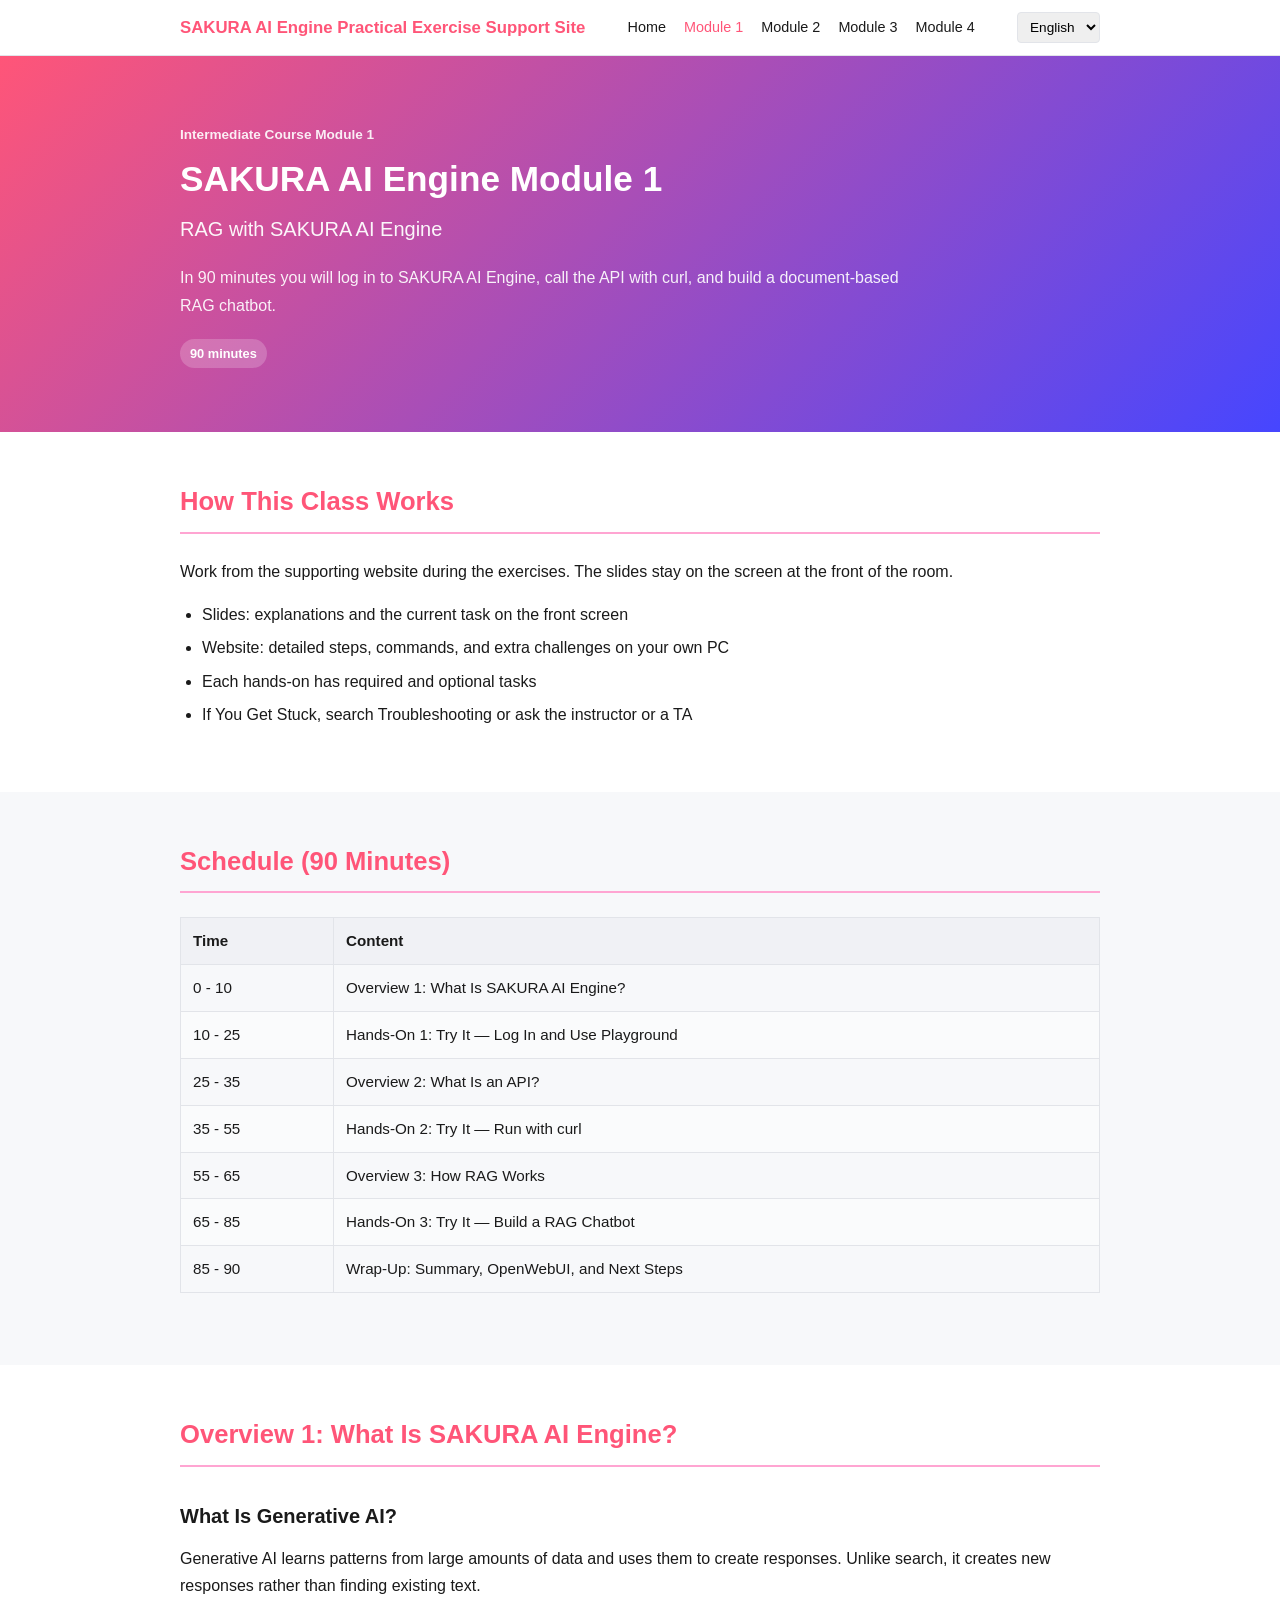
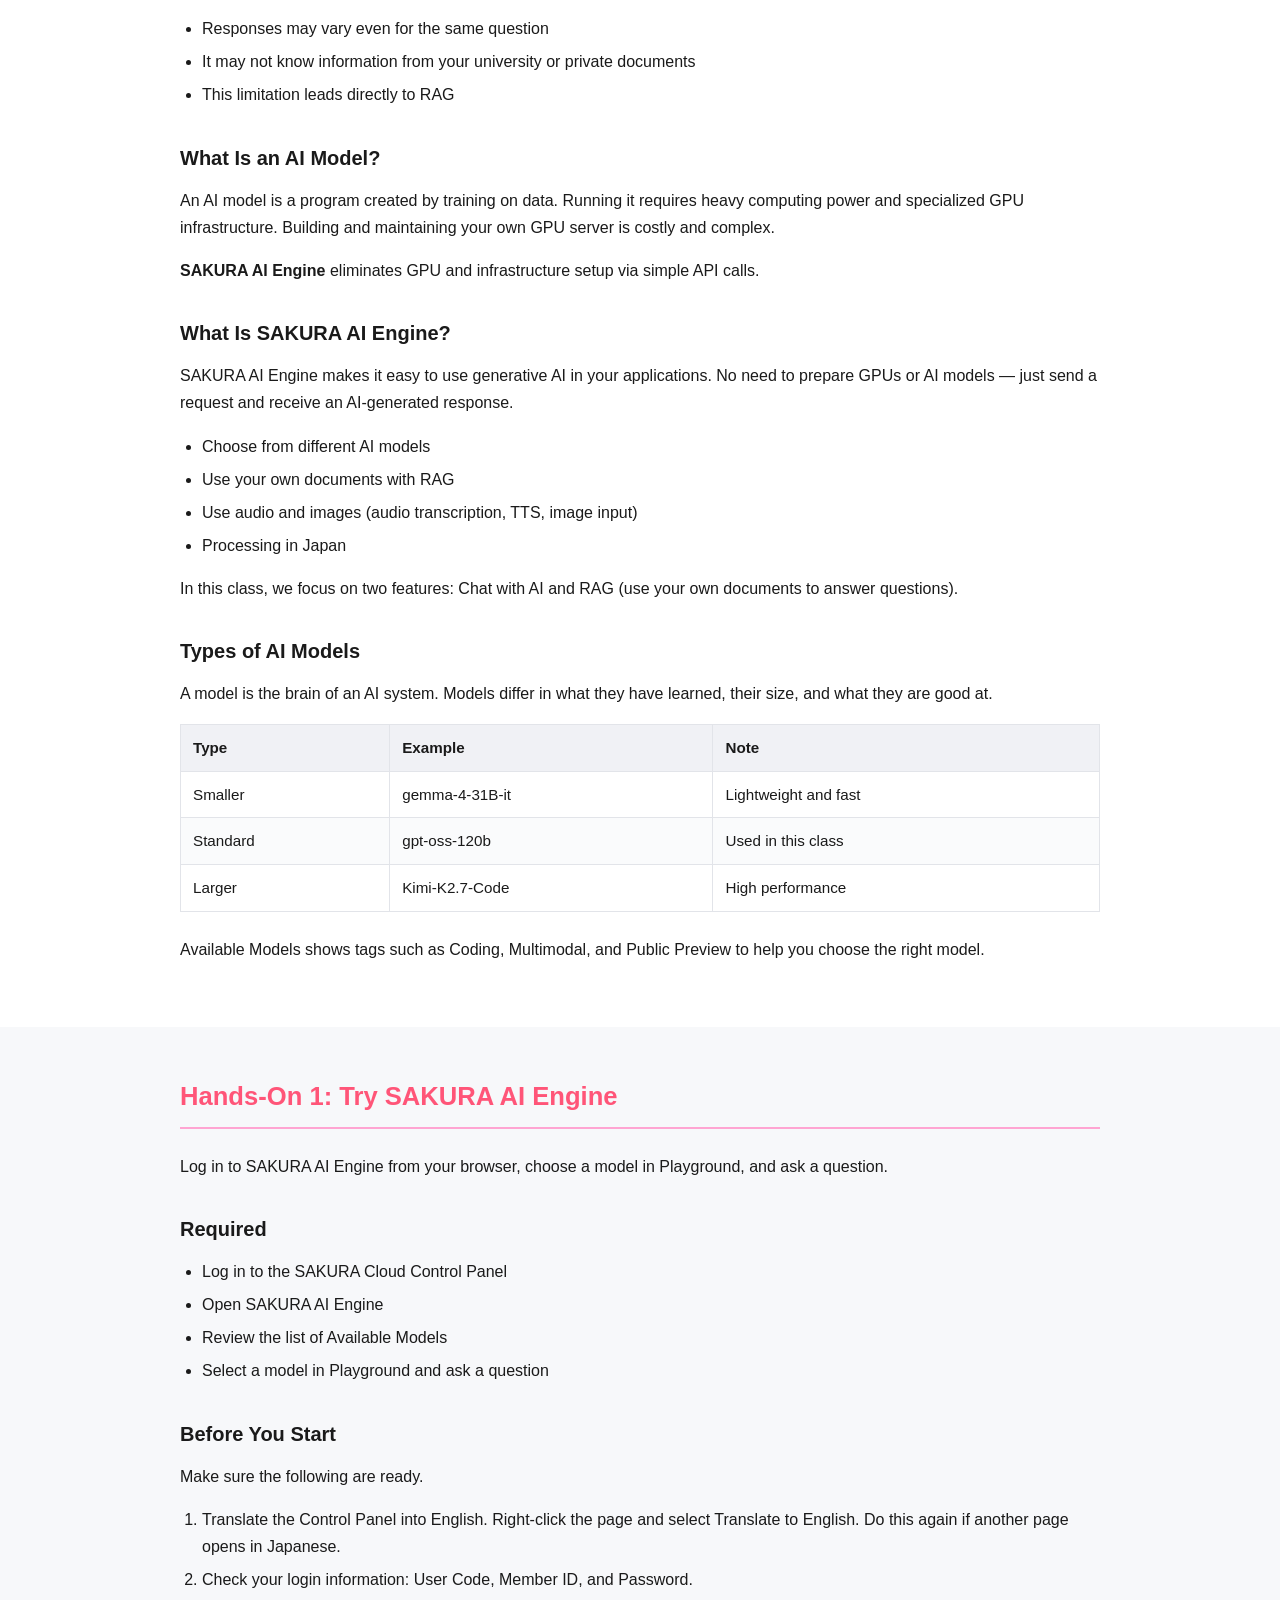
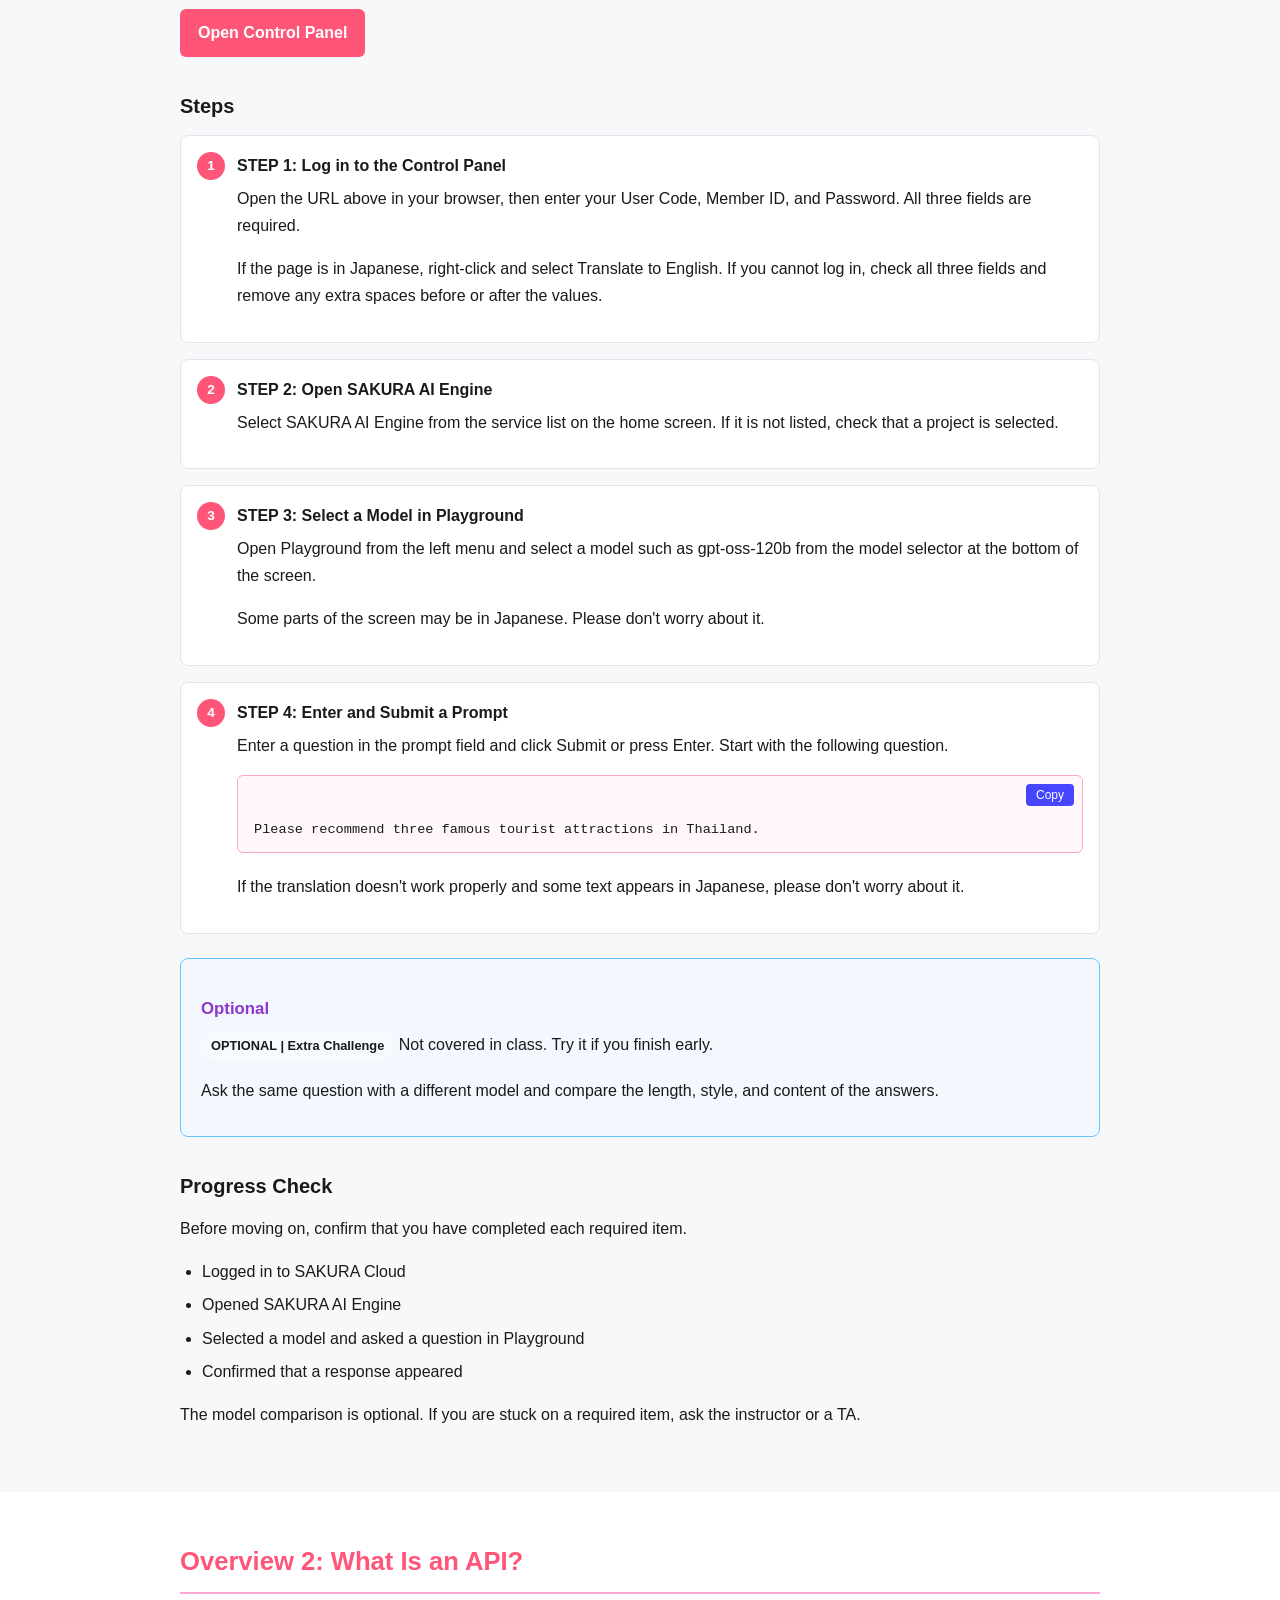
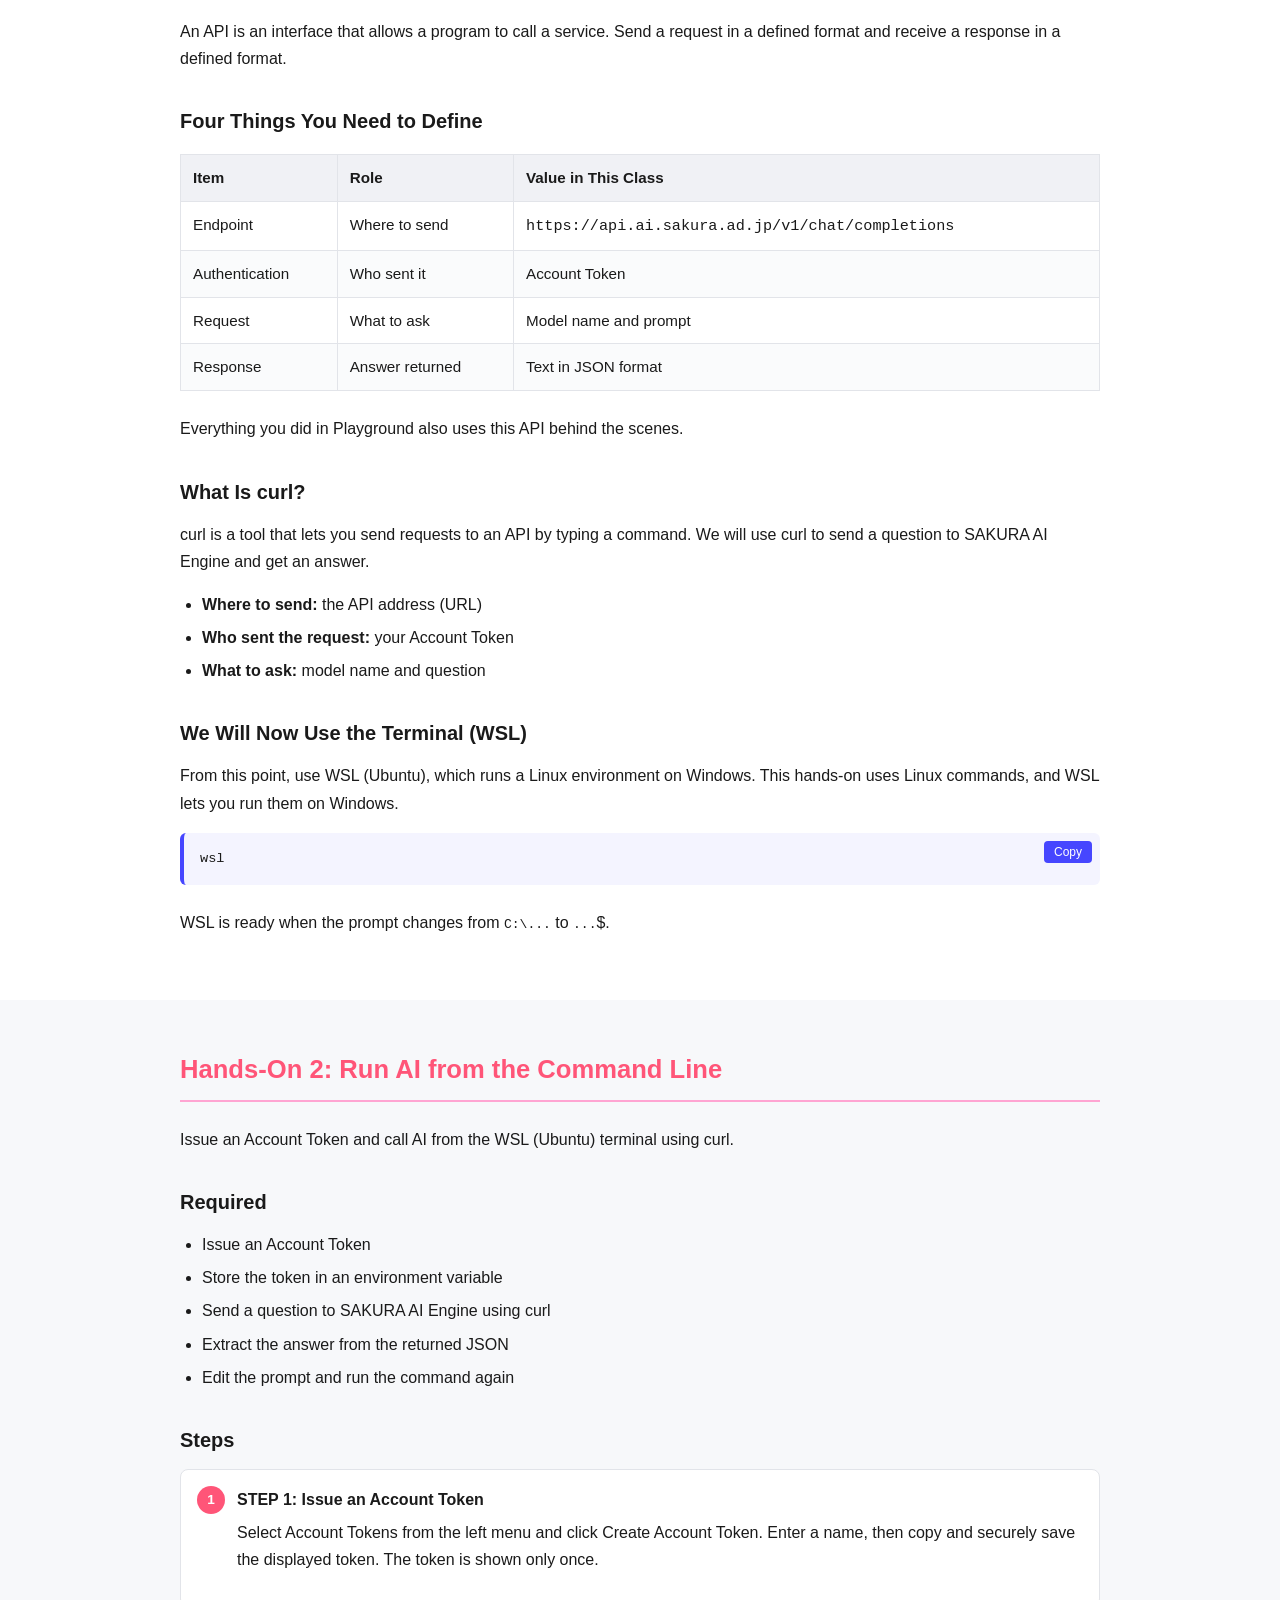
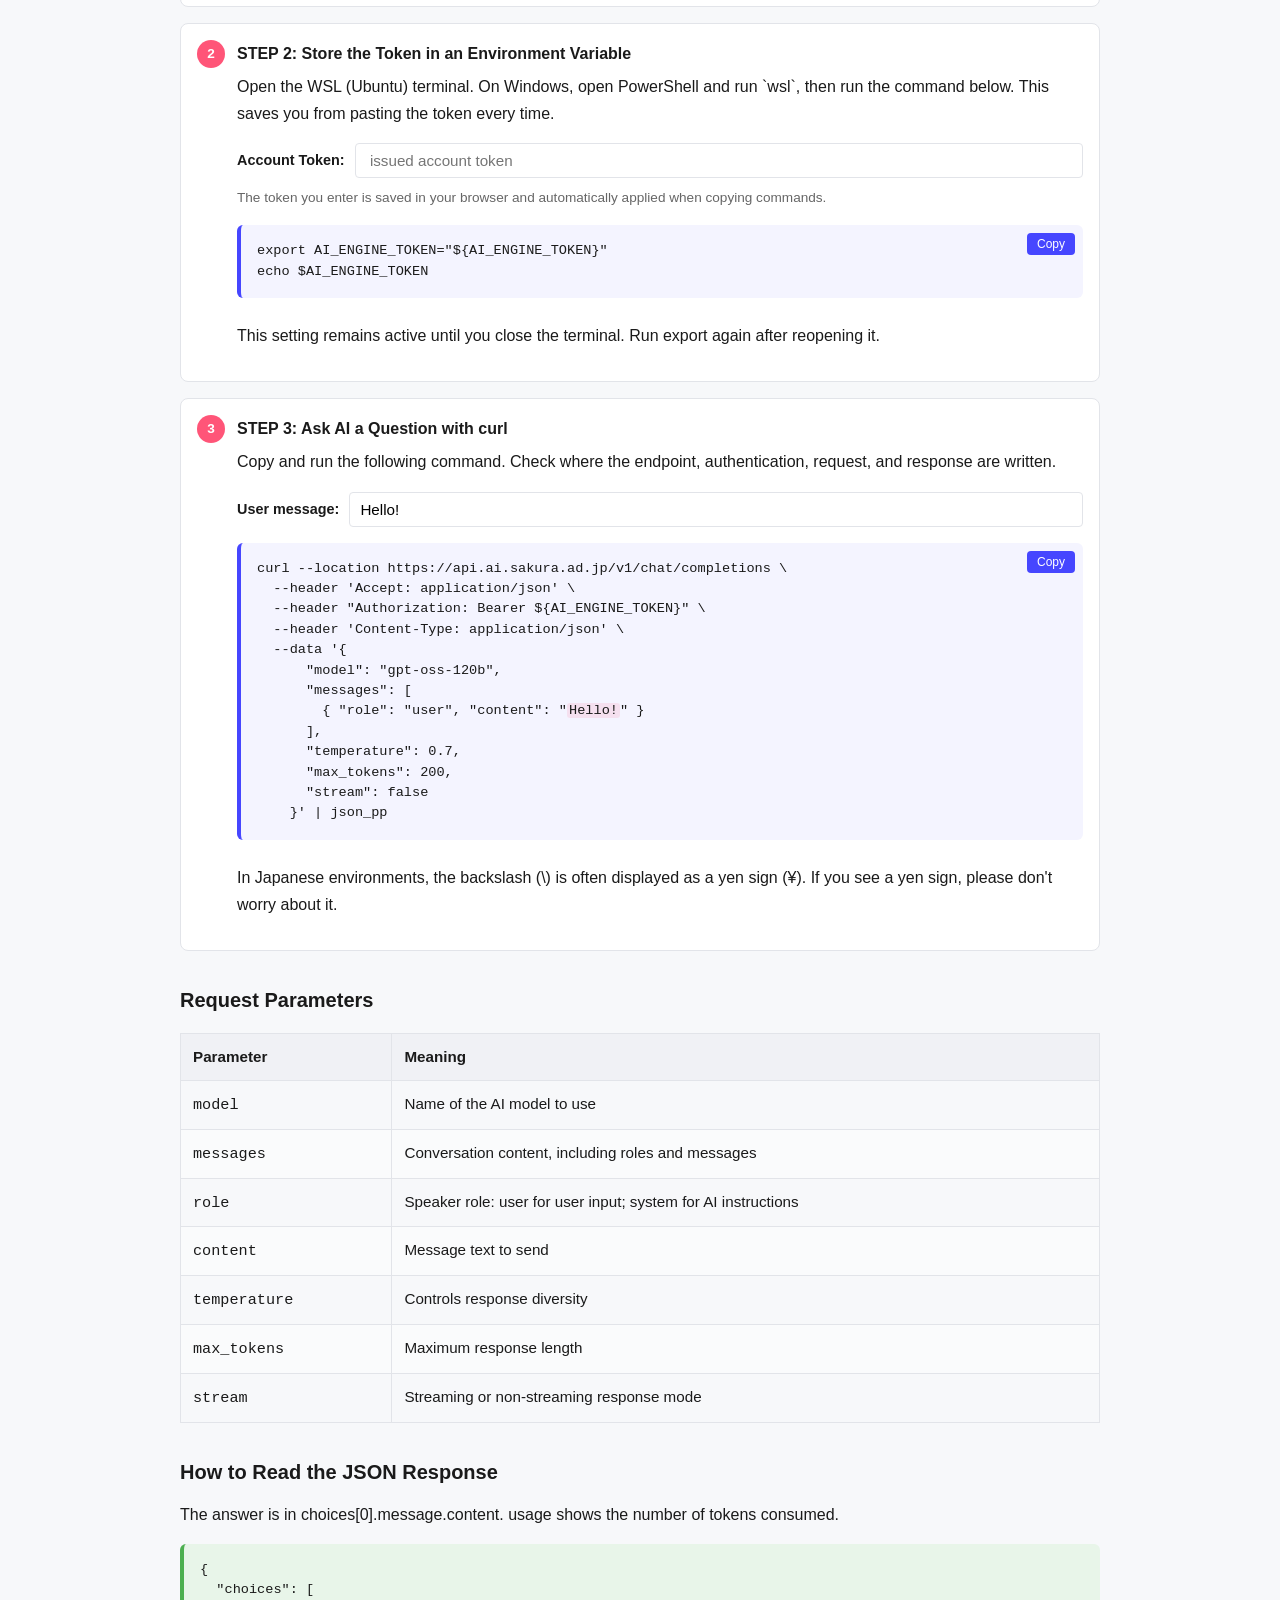
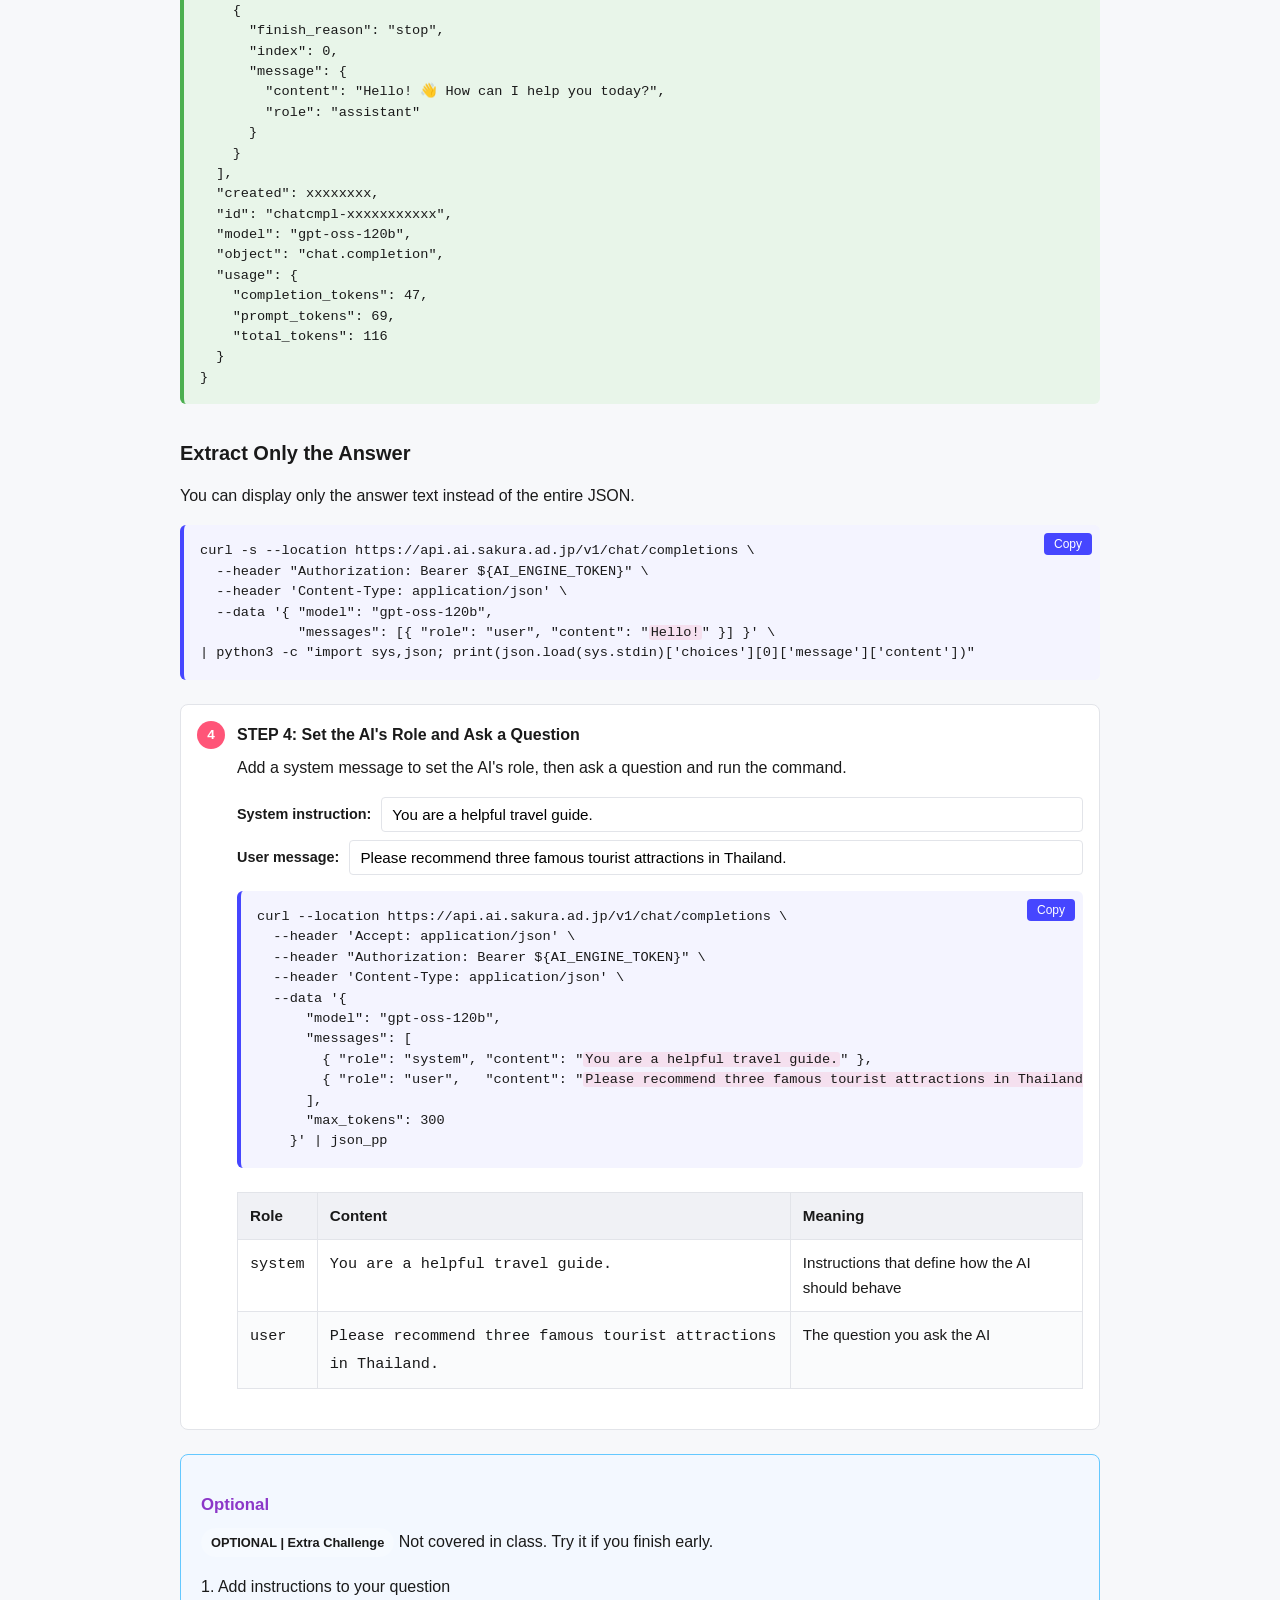
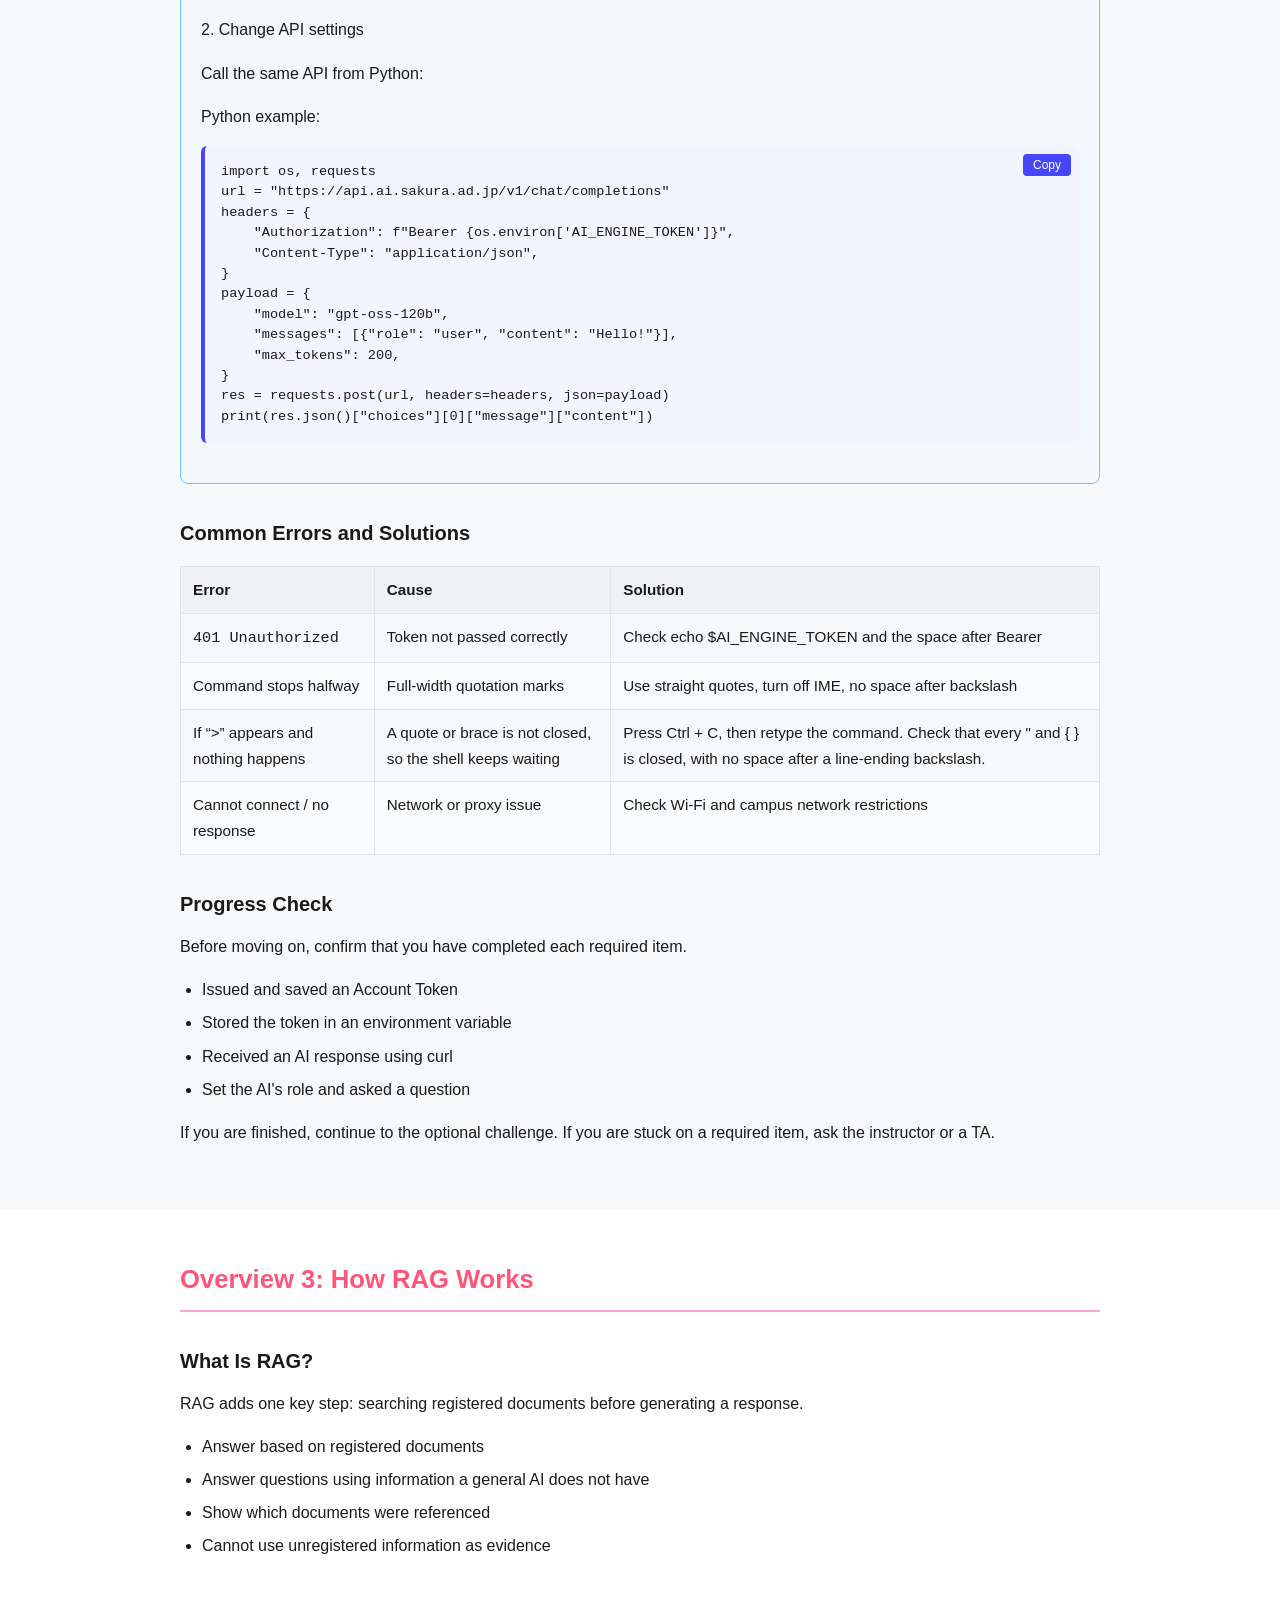
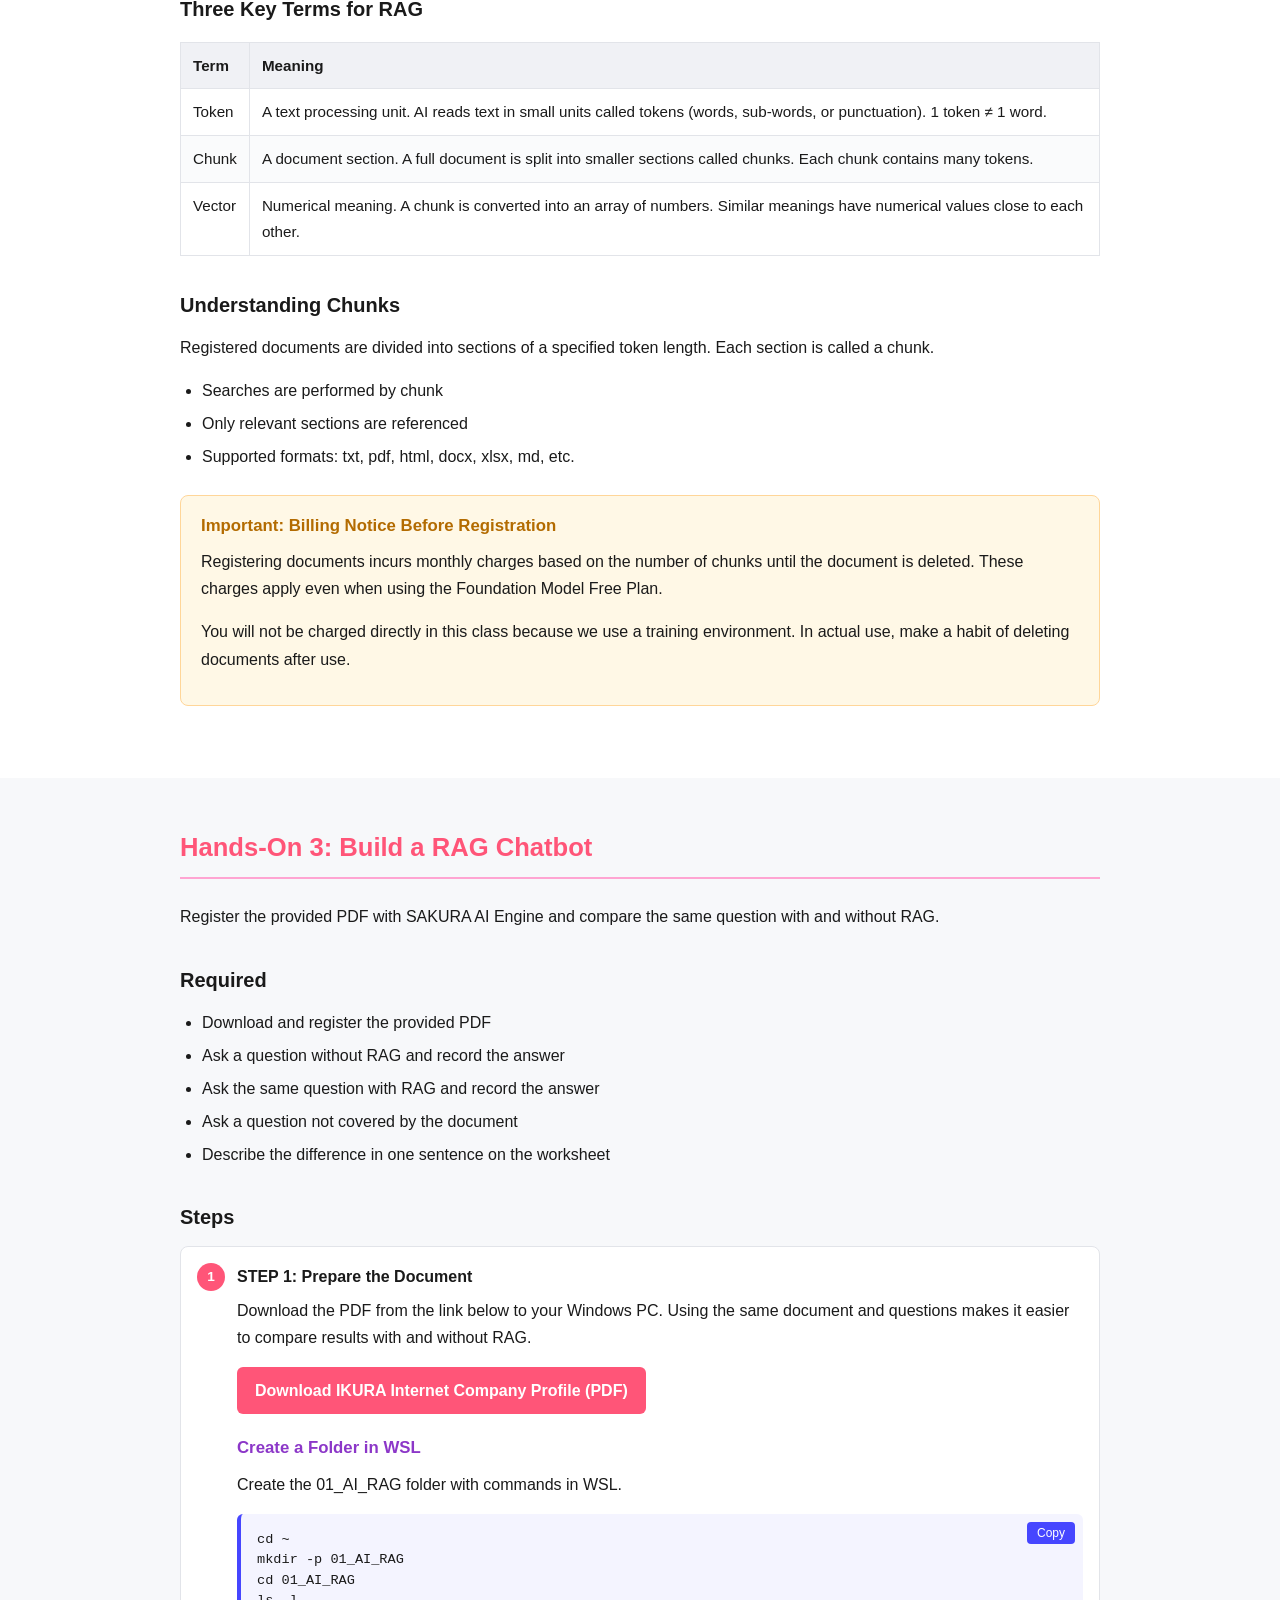
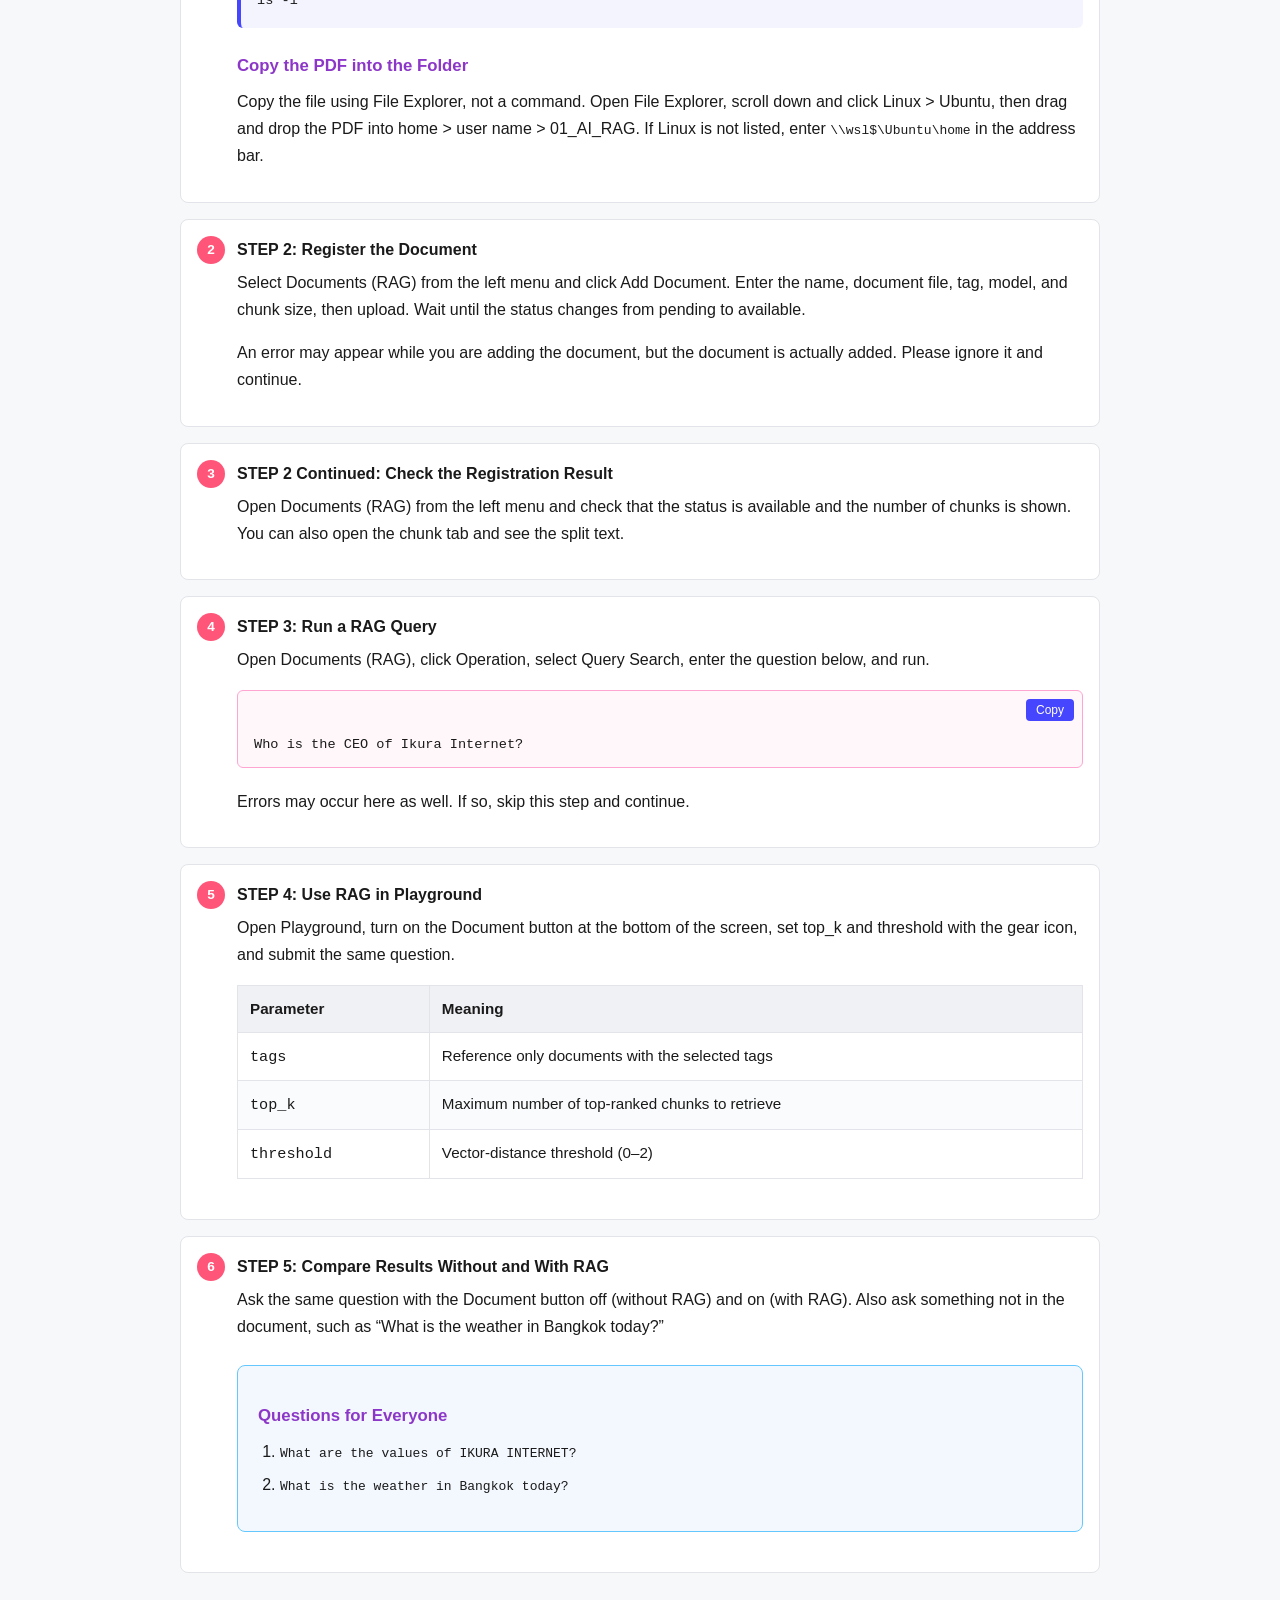
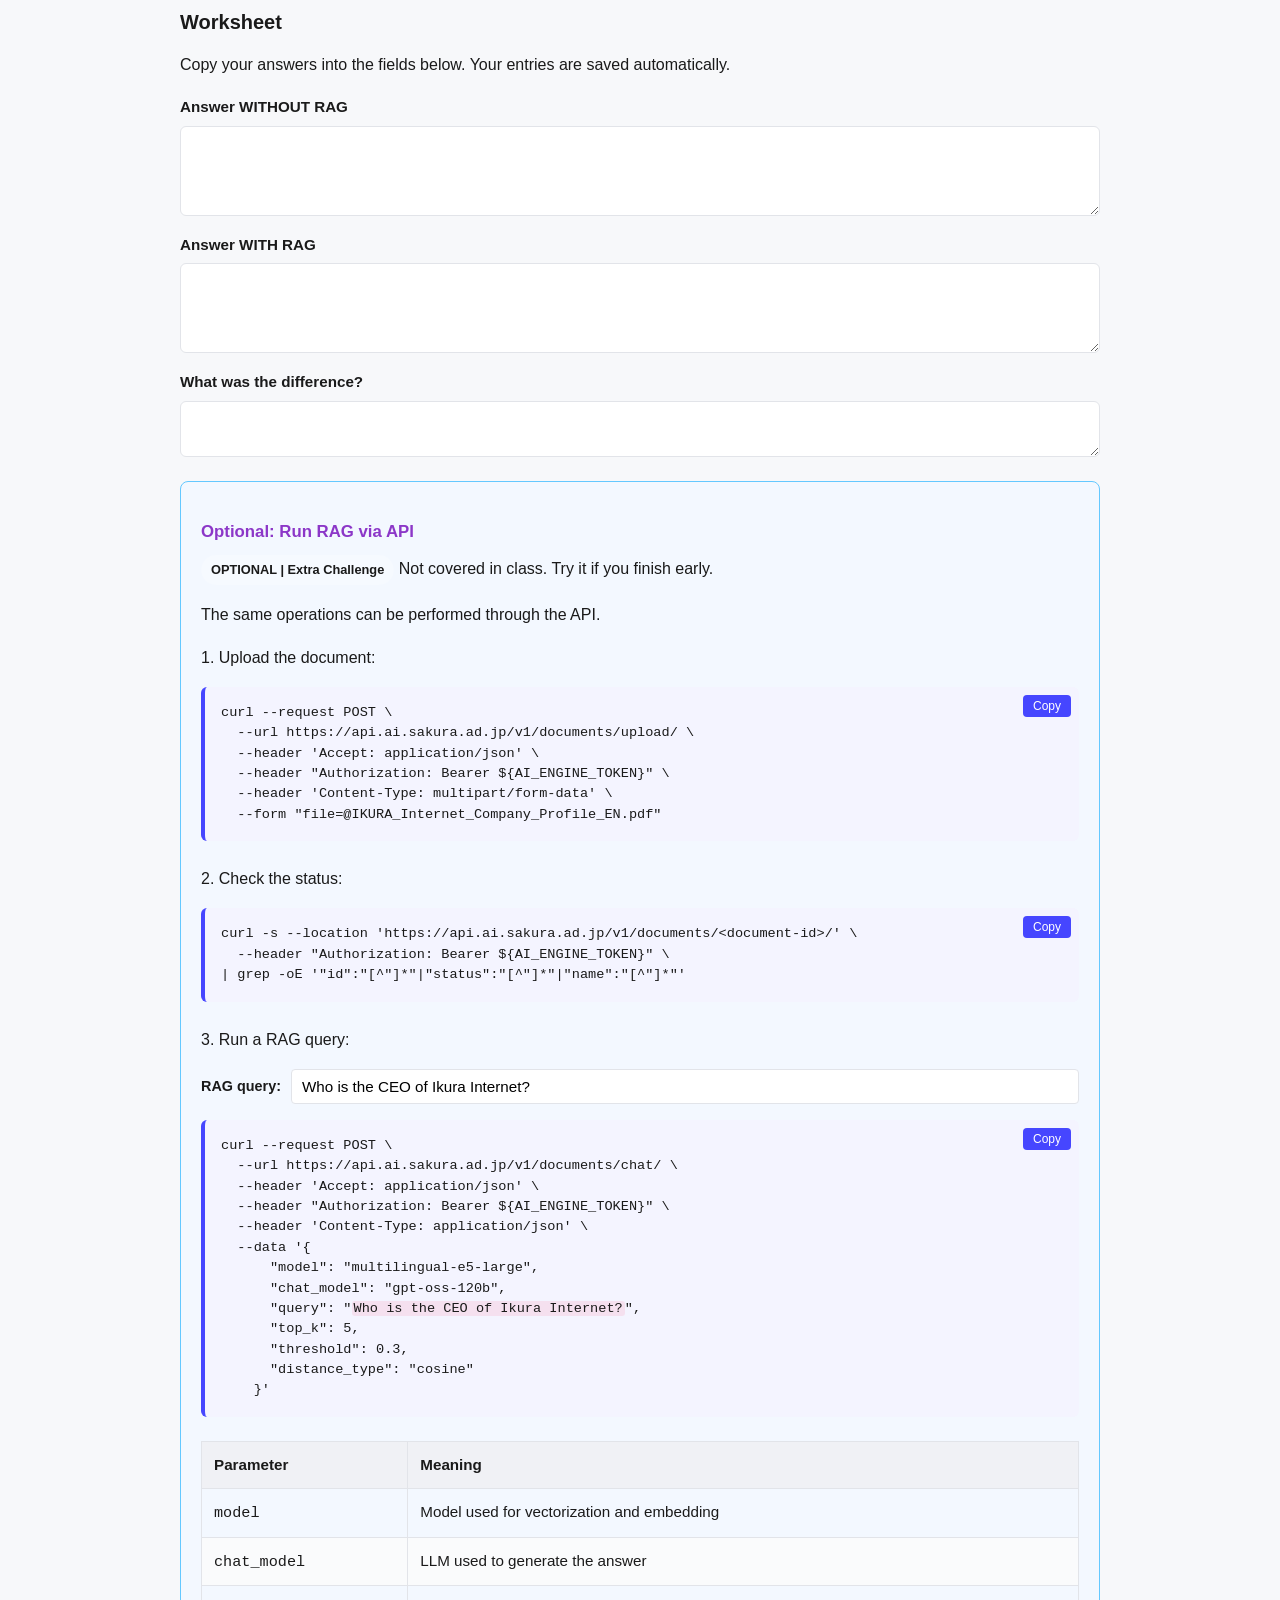
<file: module01.html>
<!DOCTYPE html>
<html lang="en">
<head>
  <meta charset="UTF-8">
  <meta name="viewport" content="width=device-width, initial-scale=1.0">
  <title data-i18n-title="lecture01.pageTitle">SAKURA AI Engine Module 1</title>
  <link rel="stylesheet" href="assets/css/style.css">
</head>
<body>
<header class="site-header">
  <div class="container header-inner">
    <a class="site-title" href="index.html" data-i18n="site.title">SAKURA AI Engine Practical Exercise Support Site</a>
    <nav class="main-nav">
      <a href="index.html" class=" " data-i18n="nav.home">Home</a>
      <a href="module01.html" class="active " data-i18n="nav.lecture1">Module 1</a>
      <a href="module02.html" class=" " data-i18n="nav.lecture2">Module 2</a>
      <a href="module03.html" class=" " data-i18n="nav.lecture3">Module 3</a>
      <a href="module04.html" class=" " data-i18n="nav.lecture4">Module 4</a>
    </nav>
    <select id="lang-switcher" aria-label="Language">
      <option value="en">English</option>
      <option value="ja">日本語</option>
    </select>
  </div>
</header>
<main>
<section class="hero">
  <div class="container">
    <p class="label" data-i18n="lecture01.hero.label">Intermediate Course Module 1</p>
    <h1 data-i18n="lecture01.hero.title">SAKURA AI Engine Module 1</h1>
    <p class="lead" data-i18n="lecture01.hero.lead">RAG with SAKURA AI Engine</p>
    <p data-i18n="lecture01.hero.desc">In 90 minutes you will log in to SAKURA AI Engine, call the API with curl, and build a document-based RAG chatbot.</p>
    <span class="badge" data-i18n="lecture01.hero.duration">90 minutes</span>
  </div>
</section>
<section class="section" id="how-it-works">
  <div class="container">
    <h2 data-i18n="lecture01.how.title">How This Class Works</h2>
    <p data-i18n="lecture01.how.desc">Work from the supporting website during the exercises. The slides stay on the screen at the front of the room.</p>
    <ul>
<li data-i18n="lecture01.how.l1">Slides: explanations and the current task on the front screen</li>
<li data-i18n="lecture01.how.l2">Website: detailed steps, commands, and extra challenges on your own PC</li>
<li data-i18n="lecture01.how.l3">Each hands-on has required and optional tasks</li>
      <li data-i18n="lecture01.how.l4">If You Get Stuck, search Troubleshooting or ask the instructor or a TA</li>
</ul>
  </div>
</section>
<section class="section section-alt" id="schedule">
  <div class="container">
    <h2 data-i18n="lecture01.schedule.title">Schedule (90 Minutes)</h2>
    <table class="schedule-table">
      <thead>
        <tr>
          <th data-i18n="lecture01.schedule.time">Time</th>
          <th data-i18n="lecture01.schedule.content">Content</th>
        </tr>
      </thead>
      <tbody>
        <tr>
          <td>0 - 10</td>
          <td data-i18n="lecture01.schedule.r1">Overview 1: What Is SAKURA AI Engine?</td>
        </tr>
        <tr>
          <td>10 - 25</td>
          <td data-i18n="lecture01.schedule.r2">Hands-On 1: Try It — Log In and Use Playground</td>
        </tr>
        <tr>
          <td>25 - 35</td>
          <td data-i18n="lecture01.schedule.r3">Overview 2: What Is an API?</td>
        </tr>
        <tr>
          <td>35 - 55</td>
          <td data-i18n="lecture01.schedule.r4">Hands-On 2: Try It — Run with curl</td>
        </tr>
        <tr>
          <td>55 - 65</td>
          <td data-i18n="lecture01.schedule.r5">Overview 3: How RAG Works</td>
        </tr>
        <tr>
          <td>65 - 85</td>
          <td data-i18n="lecture01.schedule.r6">Hands-On 3: Try It — Build a RAG Chatbot</td>
        </tr>
        <tr>
          <td>85 - 90</td>
          <td data-i18n="lecture01.schedule.r7">Wrap-Up: Summary, OpenWebUI, and Next Steps</td>
        </tr>
      </tbody>
    </table>
  </div>
</section>
<section class="section" id="overview1">
  <div class="container">
    <h2 data-i18n="lecture01.ov1.title">Overview 1: What Is SAKURA AI Engine?</h2>

    <h3 data-i18n="lecture01.ov1.genai.title">What Is Generative AI?</h3>
    <p data-i18n="lecture01.ov1.genai.desc">Generative AI learns patterns from large amounts of data and uses them to create responses. Unlike search, it creates new responses rather than finding existing text.</p>
    <ul>
<li data-i18n="lecture01.ov1.genai.l1">Responses may vary even for the same question</li>
<li data-i18n="lecture01.ov1.genai.l2">It may not know information from your university or private documents</li>
<li data-i18n="lecture01.ov1.genai.l3">This limitation leads directly to RAG</li>
</ul>

    <h3 data-i18n="lecture01.ov1.model.title">What Is an AI Model?</h3>
    <p data-i18n="lecture01.ov1.model.desc">An AI model is a program created by training on data. Running it requires heavy computing power and specialized GPU infrastructure. Building and maintaining your own GPU server is costly and complex.</p>
    <p data-i18n="lecture01.ov1.model.solution"><strong>SAKURA AI Engine</strong> eliminates GPU and infrastructure setup via simple API calls.</p>

    <h3 data-i18n="lecture01.ov1.sae.title">What Is SAKURA AI Engine?</h3>
    <p data-i18n="lecture01.ov1.sae.desc">SAKURA AI Engine makes it easy to use generative AI in your applications. No need to prepare GPUs or AI models — just send a request and receive an AI-generated response.</p>
    <ul>
<li data-i18n="lecture01.ov1.sae.l1">Choose from different AI models</li>
<li data-i18n="lecture01.ov1.sae.l2">Use your own documents with RAG</li>
<li data-i18n="lecture01.ov1.sae.l3">Use audio and images (audio transcription, TTS, image input)</li>
<li data-i18n="lecture01.ov1.sae.l4">Processing in Japan</li>
</ul>
    <p data-i18n="lecture01.ov1.focus">In this class, we focus on two features: Chat with AI and RAG (use your own documents to answer questions).</p>

    <h3 data-i18n="lecture01.ov1.types.title">Types of AI Models</h3>
    <p data-i18n="lecture01.ov1.types.desc">A model is the brain of an AI system. Models differ in what they have learned, their size, and what they are good at.</p>
    <table class="info-table">
      <thead>
        <tr>
          <th data-i18n="lecture01.ov1.model.type">Type</th>
          <th data-i18n="lecture01.ov1.model.example">Example</th>
          <th data-i18n="lecture01.ov1.model.note">Note</th>
        </tr>
      </thead>
      <tbody>
        <tr>
          <td data-i18n="lecture01.ov1.model.small">Smaller</td>
          <td>gemma-4-31B-it</td>
          <td data-i18n="lecture01.ov1.model.small_note">Lightweight and fast</td>
        </tr>
        <tr>
          <td data-i18n="lecture01.ov1.model.standard">Standard</td>
          <td>gpt-oss-120b</td>
          <td data-i18n="lecture01.ov1.model.standard_note">Used in this class</td>
        </tr>
        <tr>
          <td data-i18n="lecture01.ov1.model.large">Larger</td>
          <td>Kimi-K2.7-Code</td>
          <td data-i18n="lecture01.ov1.model.large_note">High performance</td>
        </tr>
      </tbody>
    </table>
    <p data-i18n="lecture01.ov1.tags">Available Models shows tags such as Coding, Multimodal, and Public Preview to help you choose the right model.</p>
  </div>
</section>
<section class="section section-alt" id="ho1">
  <div class="container">
    <h2 data-i18n="lecture01.ho1.title">Hands-On 1: Try SAKURA AI Engine</h2>
    <p data-i18n="lecture01.ho1.goal">Log in to SAKURA AI Engine from your browser, choose a model in Playground, and ask a question.</p>

    <h3 data-i18n="lecture01.ho1.req.title">Required</h3>
    <ul>
<li data-i18n="lecture01.ho1.req.l1">Log in to the SAKURA Cloud Control Panel</li>
<li data-i18n="lecture01.ho1.req.l2">Open SAKURA AI Engine</li>
<li data-i18n="lecture01.ho1.req.l3">Review the list of Available Models</li>
<li data-i18n="lecture01.ho1.req.l4">Select a model in Playground and ask a question</li>
</ul>

    <h3 data-i18n="lecture01.ho1.prep.title">Before You Start</h3>
    <p data-i18n="lecture01.ho1.prep.desc">Make sure the following are ready.</p>
    <ol>
      <li data-i18n="lecture01.ho1.prep.l1">Translate the Control Panel into English. Right-click the page and select Translate to English. Do this again if another page opens in Japanese.</li>
      <li data-i18n="lecture01.ho1.prep.l2">Check your login information: User Code, Member ID, and Password.</li>
    </ol>
    <p><a class="btn" href="https://secure.sakura.ad.jp/cloud/" target="_blank" rel="noopener">Open Control Panel</a></p>

    <h3 data-i18n="lecture01.ho1.steps.title">Steps</h3>
    <ol class="steps">
      <li>
        <strong data-i18n="lecture01.ho1.s1.title">STEP 1: Log in to the Control Panel</strong>
        <p data-i18n="lecture01.ho1.s1.desc">Open the URL above in your browser, then enter your User Code, Member ID, and Password. All three fields are required.</p>
        <p data-i18n="lecture01.ho1.s1.note">If the page is in Japanese, right-click and select Translate to English. If you cannot log in, check all three fields and remove any extra spaces before or after the values.</p>
      </li>
      <li>
        <strong data-i18n="lecture01.ho1.s2.title">STEP 2: Open SAKURA AI Engine</strong>
        <p data-i18n="lecture01.ho1.s2.desc">Select SAKURA AI Engine from the service list on the home screen. If it is not listed, check that a project is selected.</p>
      </li>
      <li>
        <strong data-i18n="lecture01.ho1.s3.title">STEP 3: Select a Model in Playground</strong>
        <p data-i18n="lecture01.ho1.s3.desc">Open Playground from the left menu and select a model such as gpt-oss-120b from the model selector at the bottom of the screen.</p>
        <p class="note" data-i18n="lecture01.ho1.s3.note">Some parts of the screen may be in Japanese. Please don't worry about it.</p>
      </li>
      <li>
        <strong data-i18n="lecture01.ho1.s4.title">STEP 4: Enter and Submit a Prompt</strong>
        <p data-i18n="lecture01.ho1.s4.desc">Enter a question in the prompt field and click Submit or press Enter. Start with the following question.</p>
        <div class="prompt-box">
          <button class="copy-btn" data-i18n="common.copy">Copy</button>
          <pre><code>Please recommend three famous tourist attractions in Thailand.</code></pre>
        </div>
        <p class="note" data-i18n="lecture01.ho1.s4.note">If the translation doesn't work properly and some text appears in Japanese, please don't worry about it.</p>
      </li>
    </ol>

    <div class="callout">
      <h4 data-i18n="lecture01.ho1.optional.title">Optional</h4>
      <p><span class="badge" data-i18n="lecture01.optional.badge">OPTIONAL | Extra Challenge</span> Not covered in class. Try it if you finish early.</p>
      <p data-i18n="lecture01.ho1.optional.desc">Ask the same question with a different model and compare the length, style, and content of the answers.</p>
    </div>

    <h3 data-i18n="lecture01.ho1.check.title">Progress Check</h3>
    <p data-i18n="lecture01.ho1.check.desc">Before moving on, confirm that you have completed each required item.</p>
    <ul>
<li data-i18n="lecture01.ho1.check.l1">Logged in to SAKURA Cloud</li>
<li data-i18n="lecture01.ho1.check.l2">Opened SAKURA AI Engine</li>
<li data-i18n="lecture01.ho1.check.l3">Selected a model and asked a question in Playground</li>
<li data-i18n="lecture01.ho1.check.l4">Confirmed that a response appeared</li>
</ul>
    <p data-i18n="lecture01.ho1.check.proceed">The model comparison is optional. If you are stuck on a required item, ask the instructor or a TA.</p>
  </div>
</section>
<section class="section" id="overview2">
  <div class="container">
    <h2 data-i18n="lecture01.ov2.title">Overview 2: What Is an API?</h2>
    <p data-i18n="lecture01.ov2.desc">An API is an interface that allows a program to call a service. Send a request in a defined format and receive a response in a defined format.</p>

    <h3 data-i18n="lecture01.ov2.four.title">Four Things You Need to Define</h3>
    <table class="info-table">
      <thead>
        <tr>
          <th data-i18n="lecture01.ov2.four.item">Item</th>
          <th data-i18n="lecture01.ov2.four.role">Role</th>
          <th data-i18n="lecture01.ov2.four.value">Value in This Class</th>
        </tr>
      </thead>
      <tbody>
        <tr>
          <td data-i18n="lecture01.ov2.four.endpoint">Endpoint</td>
          <td data-i18n="lecture01.ov2.four.endpoint_role">Where to send</td>
          <td><code>https://api.ai.sakura.ad.jp/v1/chat/completions</code></td>
        </tr>
        <tr>
          <td data-i18n="lecture01.ov2.four.auth">Authentication</td>
          <td data-i18n="lecture01.ov2.four.auth_role">Who sent it</td>
          <td data-i18n="lecture01.ov2.four.auth_value">Account Token</td>
        </tr>
        <tr>
          <td data-i18n="lecture01.ov2.four.request">Request</td>
          <td data-i18n="lecture01.ov2.four.request_role">What to ask</td>
          <td data-i18n="lecture01.ov2.four.request_value">Model name and prompt</td>
        </tr>
        <tr>
          <td data-i18n="lecture01.ov2.four.response">Response</td>
          <td data-i18n="lecture01.ov2.four.response_role">Answer returned</td>
          <td data-i18n="lecture01.ov2.four.response_value">Text in JSON format</td>
        </tr>
      </tbody>
    </table>
    <p data-i18n="lecture01.ov2.note">Everything you did in Playground also uses this API behind the scenes.</p>

    <h3 data-i18n="lecture01.ov2.curl.title">What Is curl?</h3>
    <p data-i18n="lecture01.ov2.curl.desc">curl is a tool that lets you send requests to an API by typing a command. We will use curl to send a question to SAKURA AI Engine and get an answer.</p>
    <ul>
      <li data-i18n="lecture01.ov2.curl.l1"><strong>Where to send:</strong> the API address (URL)</li>
      <li data-i18n="lecture01.ov2.curl.l2"><strong>Who sent the request:</strong> your Account Token</li>
      <li data-i18n="lecture01.ov2.curl.l3"><strong>What to ask:</strong> model name and question</li>
    </ul>

    <h3 data-i18n="lecture01.ov2.wsl.title">We Will Now Use the Terminal (WSL)</h3>
    <p data-i18n="lecture01.ov2.wsl.desc">From this point, use WSL (Ubuntu), which runs a Linux environment on Windows. This hands-on uses Linux commands, and WSL lets you run them on Windows.</p>
    <div class="code-block"><button class="copy-btn" data-i18n="common.copy">Copy</button><pre><code class="language-bash">wsl</code></pre></div>
    <p data-i18n="lecture01.ov2.wsl.note">WSL is ready when the prompt changes from <code>C:\...</code> to <code>...</code>$.</p>
  </div>
</section>
<section class="section section-alt" id="ho2">
  <div class="container">
    <h2 data-i18n="lecture01.ho2.title">Hands-On 2: Run AI from the Command Line</h2>
    <p data-i18n="lecture01.ho2.goal">Issue an Account Token and call AI from the WSL (Ubuntu) terminal using curl.</p>

    <h3 data-i18n="lecture01.ho2.req.title">Required</h3>
    <ul>
<li data-i18n="lecture01.ho2.req.l1">Issue an Account Token</li>
<li data-i18n="lecture01.ho2.req.l2">Store the token in an environment variable</li>
<li data-i18n="lecture01.ho2.req.l3">Send a question to SAKURA AI Engine using curl</li>
<li data-i18n="lecture01.ho2.req.l4">Extract the answer from the returned JSON</li>
<li data-i18n="lecture01.ho2.req.l5">Edit the prompt and run the command again</li>
</ul>

    <h3 data-i18n="lecture01.ho2.steps.title">Steps</h3>
    <ol class="steps">
      <li>
        <strong data-i18n="lecture01.ho2.s1.title">STEP 1: Issue an Account Token</strong>
        <p data-i18n="lecture01.ho2.s1.desc">Select Account Tokens from the left menu and click Create Account Token. Enter a name, then copy and securely save the displayed token. The token is shown only once.</p>
      </li>
      <li>
        <strong data-i18n="lecture01.ho2.s2.title">STEP 2: Store the Token in an Environment Variable</strong>
        <p data-i18n="lecture01.ho2.s2.desc">Open the WSL (Ubuntu) terminal. On Windows, open PowerShell and run `wsl`, then run the command below. This saves you from pasting the token every time.</p>
        <div class="edit-box token-box">
          <label for="account-token" data-i18n="lecture01.token.label">Account Token:</label>
          <input type="password" id="account-token" class="edit-input" placeholder=" issued account token">
        </div>
        <p class="token-note" data-i18n="lecture01.token.note">The token you enter is saved in your browser and automatically applied when copying commands.</p>
        <div class="code-block"><button class="copy-btn" data-i18n="common.copy">Copy</button><pre><code class="language-bash">export AI_ENGINE_TOKEN="${AI_ENGINE_TOKEN}"
echo $AI_ENGINE_TOKEN</code></pre></div>
        <p data-i18n="lecture01.ho2.s2.note">This setting remains active until you close the terminal. Run export again after reopening it.</p>
      </li>
      <li>
        <strong data-i18n="lecture01.ho2.s3.title">STEP 3: Ask AI a Question with curl</strong>
        <p data-i18n="lecture01.ho2.s3.desc">Copy and run the following command. Check where the endpoint, authentication, request, and response are written.</p>
        <div class="edit-box">
          <label data-i18n="lecture01.editable.user">User message:</label>
          <input type="text" class="edit-input" data-target="ho2-step3-user" value="Hello!">
        </div>
        <div class="code-block"><button class="copy-btn" data-i18n="common.copy">Copy</button><pre><code class="language-bash">curl --location https://api.ai.sakura.ad.jp/v1/chat/completions \
  --header &#x27;Accept: application/json&#x27; \
  --header &quot;Authorization: Bearer ${AI_ENGINE_TOKEN}&quot; \
  --header &#x27;Content-Type: application/json&#x27; \
  --data &#x27;{
      &quot;model&quot;: &quot;gpt-oss-120b&quot;,
      &quot;messages&quot;: [
        { &quot;role&quot;: &quot;user&quot;, &quot;content&quot;: &quot;<span class='editable-content' data-target='ho2-step3-user'>Hello!</span>&quot; }
      ],
      &quot;temperature&quot;: 0.7,
      &quot;max_tokens&quot;: 200,
      &quot;stream&quot;: false
    }&#x27; | json_pp</code></pre></div>
        <p class="note" data-i18n="lecture01.ho2.s3.backslash">In Japanese environments, the backslash (\) is often displayed as a yen sign (¥). If you see a yen sign, please don't worry about it.</p>
      </li>
    </ol>

    <h3 data-i18n="lecture01.ho2.params.title">Request Parameters</h3>
    <table class="info-table">
      <thead>
        <tr>
          <th>Parameter</th>
          <th data-i18n="lecture01.ho2.params.meaning">Meaning</th>
        </tr>
      </thead>
      <tbody>
        <tr><td><code>model</code></td><td data-i18n="lecture01.ho2.params.model">Name of the AI model to use</td></tr>
        <tr><td><code>messages</code></td><td data-i18n="lecture01.ho2.params.messages">Conversation content, including roles and messages</td></tr>
        <tr><td><code>role</code></td><td data-i18n="lecture01.ho2.params.role">Speaker role: user for user input; system for AI instructions</td></tr>
        <tr><td><code>content</code></td><td data-i18n="lecture01.ho2.params.content">Message text to send</td></tr>
        <tr><td><code>temperature</code></td><td data-i18n="lecture01.ho2.params.temperature">Controls response diversity</td></tr>
        <tr><td><code>max_tokens</code></td><td data-i18n="lecture01.ho2.params.max_tokens">Maximum response length</td></tr>
        <tr><td><code>stream</code></td><td data-i18n="lecture01.ho2.params.stream">Streaming or non-streaming response mode</td></tr>
      </tbody>
    </table>

    <h3 data-i18n="lecture01.ho2.json.title">How to Read the JSON Response</h3>
    <p data-i18n="lecture01.ho2.json.desc">The answer is in choices[0].message.content. usage shows the number of tokens consumed.</p>
    <div class="code-block"><pre><code class="language-json">{
  &quot;choices&quot;: [
    {
      &quot;finish_reason&quot;: &quot;stop&quot;,
      &quot;index&quot;: 0,
      &quot;message&quot;: {
        &quot;content&quot;: &quot;Hello! 👋 How can I help you today?&quot;,
        &quot;role&quot;: &quot;assistant&quot;
      }
    }
  ],
  &quot;created&quot;: xxxxxxxx,
  &quot;id&quot;: &quot;chatcmpl-xxxxxxxxxxx&quot;,
  &quot;model&quot;: &quot;gpt-oss-120b&quot;,
  &quot;object&quot;: &quot;chat.completion&quot;,
  &quot;usage&quot;: {
    &quot;completion_tokens&quot;: 47,
    &quot;prompt_tokens&quot;: 69,
    &quot;total_tokens&quot;: 116
  }
}</code></pre></div>

    <h3 data-i18n="lecture01.ho2.extract.title">Extract Only the Answer</h3>
    <p data-i18n="lecture01.ho2.extract.desc">You can display only the answer text instead of the entire JSON.</p>
    <div class="code-block"><button class="copy-btn" data-i18n="common.copy">Copy</button><pre><code class="language-bash">curl -s --location https://api.ai.sakura.ad.jp/v1/chat/completions \
  --header &quot;Authorization: Bearer ${AI_ENGINE_TOKEN}&quot; \
  --header &#x27;Content-Type: application/json&#x27; \
  --data &#x27;{ &quot;model&quot;: &quot;gpt-oss-120b&quot;,
            &quot;messages&quot;: [{ &quot;role&quot;: &quot;user&quot;, &quot;content&quot;: &quot;<span class='editable-content' data-target='ho2-step3-user'>Hello!</span>&quot; }] }&#x27; \
| python3 -c &quot;import sys,json; print(json.load(sys.stdin)[&#x27;choices&#x27;][0][&#x27;message&#x27;][&#x27;content&#x27;])&quot; </code></pre></div>

    <ol class="steps" start="4" style="counter-reset: step 3;">
      <li>
        <strong data-i18n="lecture01.ho2.s4.title">STEP 4: Set the AI's Role and Ask a Question</strong>
        <p data-i18n="lecture01.ho2.s4.desc">Add a system message to set the AI's role, then ask a question and run the command.</p>
        <div class="edit-box">
          <label data-i18n="lecture01.editable.system">System instruction:</label>
          <input type="text" class="edit-input" data-target="ho2-step4-system" value="You are a helpful travel guide.">
        </div>
        <div class="edit-box">
          <label data-i18n="lecture01.editable.user">User message:</label>
          <input type="text" class="edit-input" data-target="ho2-step4-user" value="Please recommend three famous tourist attractions in Thailand.">
        </div>
        <div class="code-block"><button class="copy-btn" data-i18n="common.copy">Copy</button><pre><code class="language-bash">curl --location https://api.ai.sakura.ad.jp/v1/chat/completions \
  --header 'Accept: application/json' \
  --header "Authorization: Bearer ${AI_ENGINE_TOKEN}" \
  --header 'Content-Type: application/json' \
  --data '{
      "model": "gpt-oss-120b",
      "messages": [
        { "role": "system", "content": "<span class='editable-content' data-target='ho2-step4-system'>You are a helpful travel guide.</span>" },
        { "role": "user",   "content": "<span class='editable-content' data-target='ho2-step4-user'>Please recommend three famous tourist attractions in Thailand.</span>" }
      ],
      "max_tokens": 300
    }' | json_pp</code></pre></div>
        <table class="info-table">
          <thead>
            <tr>
              <th data-i18n="lecture01.ho2.s4.role">Role</th>
              <th data-i18n="lecture01.ho2.s4.content">Content</th>
              <th data-i18n="lecture01.ho2.s4.meaning">Meaning</th>
            </tr>
          </thead>
          <tbody>
            <tr>
              <td><code>system</code></td>
              <td><code>You are a helpful travel guide.</code></td>
              <td data-i18n="lecture01.ho2.s4.system_meaning">Instructions that define how the AI should behave</td>
            </tr>
            <tr>
              <td><code>user</code></td>
              <td><code>Please recommend three famous tourist attractions in Thailand.</code></td>
              <td data-i18n="lecture01.ho2.s4.user_meaning">The question you ask the AI</td>
            </tr>
          </tbody>
        </table>
      </li>
    </ol>

    <div class="callout">
      <h4 data-i18n="lecture01.ho2.optional.title">Optional</h4>
      <p><span class="badge" data-i18n="lecture01.optional.badge">OPTIONAL | Extra Challenge</span> Not covered in class. Try it if you finish early.</p>
      <p data-i18n="lecture01.ho2.optional.l1">1. Add instructions to your question</p>
      <p data-i18n="lecture01.ho2.optional.l2">2. Change API settings</p>
      <p data-i18n="lecture01.ho2.optional.py">Call the same API from Python:</p>
      <p data-i18n="lecture01.ho2.optional.py">Python example:</p>
      <div class="code-block"><button class="copy-btn" data-i18n="common.copy">Copy</button><pre><code class="language-python">import os, requests
url = &quot;https://api.ai.sakura.ad.jp/v1/chat/completions&quot;
headers = {
    &quot;Authorization&quot;: f&quot;Bearer {os.environ[&#x27;AI_ENGINE_TOKEN&#x27;]}&quot;,
    &quot;Content-Type&quot;: &quot;application/json&quot;,
}
payload = {
    &quot;model&quot;: &quot;gpt-oss-120b&quot;,
    &quot;messages&quot;: [{&quot;role&quot;: &quot;user&quot;, &quot;content&quot;: &quot;Hello!&quot;}],
    &quot;max_tokens&quot;: 200,
}
res = requests.post(url, headers=headers, json=payload)
print(res.json()[&quot;choices&quot;][0][&quot;message&quot;][&quot;content&quot;])</code></pre></div>
    </div>

    <h3 data-i18n="lecture01.ho2.errors.title">Common Errors and Solutions</h3>
    <table class="info-table">
      <thead>
        <tr>
          <th>Error</th>
          <th data-i18n="lecture01.ho2.errors.cause">Cause</th>
          <th data-i18n="lecture01.ho2.errors.fix">Solution</th>
        </tr>
      </thead>
      <tbody>
        <tr>
          <td><code>401 Unauthorized</code></td>
          <td data-i18n="lecture01.ho2.errors.e1.cause">Token not passed correctly</td>
          <td data-i18n="lecture01.ho2.errors.e1.fix">Check echo $AI_ENGINE_TOKEN and the space after Bearer</td>
        </tr>
        <tr>
          <td data-i18n="lecture01.ho2.errors.e2.title">Command stops halfway</td>
          <td data-i18n="lecture01.ho2.errors.e2.cause">Full-width quotation marks</td>
          <td data-i18n="lecture01.ho2.errors.e2.fix">Use straight quotes, turn off IME, no space after backslash</td>
        </tr>
        <tr>
          <td data-i18n="lecture01.ho2.errors.e3.title">If “&gt;” appears and nothing happens</td>
          <td data-i18n="lecture01.ho2.errors.e3.cause">A quote or brace is not closed, so the shell keeps waiting</td>
          <td data-i18n="lecture01.ho2.errors.e3.fix">Press Ctrl + C, then retype the command. Check that every " and { } is closed, with no space after a line-ending backslash.</td>
        </tr>
        <tr>
          <td data-i18n="lecture01.ho2.errors.e4.title">Cannot connect / no response</td>
          <td data-i18n="lecture01.ho2.errors.e4.cause">Network or proxy issue</td>
          <td data-i18n="lecture01.ho2.errors.e4.fix">Check Wi-Fi and campus network restrictions</td>
        </tr>
      </tbody>
    </table>

    <h3 data-i18n="lecture01.ho2.check.title">Progress Check</h3>
    <p data-i18n="lecture01.ho2.check.desc">Before moving on, confirm that you have completed each required item.</p>
    <ul>
<li data-i18n="lecture01.ho2.check.l1">Issued and saved an Account Token</li>
<li data-i18n="lecture01.ho2.check.l2">Stored the token in an environment variable</li>
<li data-i18n="lecture01.ho2.check.l3">Received an AI response using curl</li>
<li data-i18n="lecture01.ho2.check.l4">Set the AI's role and asked a question</li>
</ul>
    <p data-i18n="lecture01.ho2.check.proceed">If you are finished, continue to the optional challenge. If you are stuck on a required item, ask the instructor or a TA.</p>
  </div>
</section>
<section class="section" id="overview3">
  <div class="container">
    <h2 data-i18n="lecture01.ov3.title">Overview 3: How RAG Works</h2>

    <h3 data-i18n="lecture01.ov3.rag.title">What Is RAG?</h3>
    <p data-i18n="lecture01.ov3.rag.desc">RAG adds one key step: searching registered documents before generating a response.</p>
    <ul>
<li data-i18n="lecture01.ov3.rag.l1">Answer based on registered documents</li>
<li data-i18n="lecture01.ov3.rag.l2">Answer questions using information a general AI does not have</li>
<li data-i18n="lecture01.ov3.rag.l3">Show which documents were referenced</li>
<li data-i18n="lecture01.ov3.rag.l4">Cannot use unregistered information as evidence</li>
</ul>

    <h3 data-i18n="lecture01.ov3.terms.title">Three Key Terms for RAG</h3>
    <table class="info-table">
      <thead>
        <tr>
          <th data-i18n="lecture01.ov3.terms.term">Term</th>
          <th data-i18n="lecture01.ov3.terms.meaning">Meaning</th>
        </tr>
      </thead>
      <tbody>
        <tr>
          <td data-i18n="lecture01.ov3.terms.token.title">Token</td>
          <td data-i18n="lecture01.ov3.terms.token.desc">A text processing unit. AI reads text in small units called tokens (words, sub-words, or punctuation). 1 token ≠ 1 word.</td>
        </tr>
        <tr>
          <td data-i18n="lecture01.ov3.terms.chunk.title">Chunk</td>
          <td data-i18n="lecture01.ov3.terms.chunk.desc">A document section. A full document is split into smaller sections called chunks. Each chunk contains many tokens.</td>
        </tr>
        <tr>
          <td data-i18n="lecture01.ov3.terms.vector.title">Vector</td>
          <td data-i18n="lecture01.ov3.terms.vector.desc">Numerical meaning. A chunk is converted into an array of numbers. Similar meanings have numerical values close to each other.</td>
        </tr>
      </tbody>
    </table>

    <h3 data-i18n="lecture01.ov3.chunk.title">Understanding Chunks</h3>
    <p data-i18n="lecture01.ov3.chunk.desc">Registered documents are divided into sections of a specified token length. Each section is called a chunk.</p>
    <ul>
<li data-i18n="lecture01.ov3.chunk.l1">Searches are performed by chunk</li>
<li data-i18n="lecture01.ov3.chunk.l2">Only relevant sections are referenced</li>
<li data-i18n="lecture01.ov3.chunk.l3">Supported formats: txt, pdf, html, docx, xlsx, md, etc.</li>
</ul>

    <div class="warning-box">
      <h4 data-i18n="lecture01.ov3.billing.title">Important: Billing Notice Before Registration</h4>
      <p data-i18n="lecture01.ov3.billing.desc">Registering documents incurs monthly charges based on the number of chunks until the document is deleted. These charges apply even when using the Foundation Model Free Plan.</p>
      <p data-i18n="lecture01.ov3.billing.note">You will not be charged directly in this class because we use a training environment. In actual use, make a habit of deleting documents after use.</p>
    </div>
  </div>
</section>
<section class="section section-alt" id="ho3">
  <div class="container">
    <h2 data-i18n="lecture01.ho3.title">Hands-On 3: Build a RAG Chatbot</h2>
    <p data-i18n="lecture01.ho3.goal">Register the provided PDF with SAKURA AI Engine and compare the same question with and without RAG.</p>

    <h3 data-i18n="lecture01.ho3.req.title">Required</h3>
    <ul>
<li data-i18n="lecture01.ho3.req.l1">Download and register the provided PDF</li>
<li data-i18n="lecture01.ho3.req.l2">Ask a question without RAG and record the answer</li>
<li data-i18n="lecture01.ho3.req.l3">Ask the same question with RAG and record the answer</li>
<li data-i18n="lecture01.ho3.req.l4">Ask a question not covered by the document</li>
<li data-i18n="lecture01.ho3.req.l5">Describe the difference in one sentence on the worksheet</li>
</ul>

    <h3 data-i18n="lecture01.ho3.steps.title">Steps</h3>
    <ol class="steps">
      <li>
        <strong data-i18n="lecture01.ho3.s1.title">STEP 1: Prepare the Document</strong>
        <p data-i18n="lecture01.ho3.s1.desc">Download the PDF from the link below to your Windows PC. Using the same document and questions makes it easier to compare results with and without RAG.</p>
        <p><a class="btn" href="assets/downloads/IKURA_Internet_Company_Profile_EN.pdf" download data-i18n="lecture01.ho3.download">Download IKURA Internet Company Profile (PDF)</a></p>
        <h4 data-i18n="lecture01.ho3.s1.folder_title">Create a Folder in WSL</h4>
        <p data-i18n="lecture01.ho3.s1.folder_desc">Create the 01_AI_RAG folder with commands in WSL.</p>
        <div class="code-block"><button class="copy-btn" data-i18n="common.copy">Copy</button><pre><code class="language-bash">cd ~
mkdir -p 01_AI_RAG
cd 01_AI_RAG
ls -l</code></pre></div>
        <h4 data-i18n="lecture01.ho3.s1.copy_title">Copy the PDF into the Folder</h4>
        <p data-i18n="lecture01.ho3.s1.copy_desc">Copy the file using File Explorer, not a command. Open File Explorer, scroll down and click Linux &gt; Ubuntu, then drag and drop the PDF into home &gt; user name &gt; 01_AI_RAG. If Linux is not listed, enter <code>\\wsl$\Ubuntu\home</code> in the address bar.</p>
      </li>
      <li>
        <strong data-i18n="lecture01.ho3.s2.title">STEP 2: Register the Document</strong>
        <p data-i18n="lecture01.ho3.s2.desc">Select Documents (RAG) from the left menu and click Add Document. Enter the name, document file, tag, model, and chunk size, then upload. Wait until the status changes from pending to available.</p>
        <p class="note" data-i18n="lecture01.ho3.s2.note">An error may appear while you are adding the document, but the document is actually added. Please ignore it and continue.</p>
      </li>
      <li>
        <strong data-i18n="lecture01.ho3.s2check.title">STEP 2 Continued: Check the Registration Result</strong>
        <p data-i18n="lecture01.ho3.s2check.desc">Open Documents (RAG) from the left menu and check that the status is available and the number of chunks is shown. You can also open the chunk tab and see the split text.</p>
      </li>
      <li>
        <strong data-i18n="lecture01.ho3.s3.title">STEP 3: Run a RAG Query</strong>
        <p data-i18n="lecture01.ho3.s3.desc">Open Documents (RAG), click Operation, select Query Search, enter the question below, and run.</p>
        <div class="prompt-box">
          <button class="copy-btn" data-i18n="common.copy">Copy</button>
          <pre><code>Who is the CEO of Ikura Internet?</code></pre>
        </div>
        <p class="note" data-i18n="lecture01.ho3.s3.note">Errors may occur here as well. If so, skip this step and continue.</p>
      </li>
      <li>
        <strong data-i18n="lecture01.ho3.s4.title">STEP 4: Use RAG in Playground</strong>
        <p data-i18n="lecture01.ho3.s4.desc">Open Playground, turn on the Document button at the bottom of the screen, set top_k and threshold with the gear icon, and submit the same question.</p>
        <table class="info-table">
          <thead>
            <tr>
              <th>Parameter</th>
              <th data-i18n="lecture01.ho3.s4.meaning">Meaning</th>
            </tr>
          </thead>
          <tbody>
            <tr><td><code>tags</code></td><td data-i18n="lecture01.ho3.s4.tags">Reference only documents with the selected tags</td></tr>
            <tr><td><code>top_k</code></td><td data-i18n="lecture01.ho3.s4.topk">Maximum number of top-ranked chunks to retrieve</td></tr>
            <tr><td><code>threshold</code></td><td data-i18n="lecture01.ho3.s4.threshold">Vector-distance threshold (0–2)</td></tr>
          </tbody>
        </table>
      </li>
      <li>
        <strong data-i18n="lecture01.ho3.s5.title">STEP 5: Compare Results Without and With RAG</strong>
        <p data-i18n="lecture01.ho3.s5.desc">Ask the same question with the Document button off (without RAG) and on (with RAG). Also ask something not in the document, such as “What is the weather in Bangkok today?”</p>
        <div class="callout">
          <h4 data-i18n="lecture01.ho3.s5.questions.title">Questions for Everyone</h4>
          <ol>
            <li><code>What are the values of IKURA INTERNET?</code></li>
            <li><code>What is the weather in Bangkok today?</code></li>
          </ol>
        </div>
      </li>
    </ol>

    <h3 data-i18n="lecture01.ho3.worksheet.title">Worksheet</h3>
    <p data-i18n="lecture01.ho3.worksheet.desc">Copy your answers into the fields below. Your entries are saved automatically.</p>
    <div class="worksheet">
      <label>
        <span data-i18n="lecture01.ho3.ws.without">Answer WITHOUT RAG</span>
        <textarea data-worksheet="ho3-without-rag" rows="4"></textarea>
      </label>
      <label>
        <span data-i18n="lecture01.ho3.ws.with">Answer WITH RAG</span>
        <textarea data-worksheet="ho3-with-rag" rows="4"></textarea>
      </label>
      <label>
        <span data-i18n="lecture01.ho3.ws.diff">What was the difference?</span>
        <textarea data-worksheet="ho3-difference" rows="2"></textarea>
      </label>
    </div>

    <div class="callout">
      <h4 data-i18n="lecture01.ho3.optional.title">Optional: Run RAG via API</h4>
      <p><span class="badge" data-i18n="lecture01.optional.badge">OPTIONAL | Extra Challenge</span> Not covered in class. Try it if you finish early.</p>
      <p data-i18n="lecture01.ho3.optional.desc">The same operations can be performed through the API.</p>
      <p data-i18n="lecture01.ho3.optional.upload">1. Upload the document:</p>
      <div class="code-block"><button class="copy-btn" data-i18n="common.copy">Copy</button><pre><code class="language-bash">curl --request POST \
  --url https://api.ai.sakura.ad.jp/v1/documents/upload/ \
  --header &#x27;Accept: application/json&#x27; \
  --header &quot;Authorization: Bearer ${AI_ENGINE_TOKEN}&quot; \
  --header &#x27;Content-Type: multipart/form-data&#x27; \
  --form &quot;file=@IKURA_Internet_Company_Profile_EN.pdf&quot; </code></pre></div>
      <p data-i18n="lecture01.ho3.optional.status">2. Check the status:</p>
      <div class="code-block"><button class="copy-btn" data-i18n="common.copy">Copy</button><pre><code class="language-bash">curl -s --location &#x27;https://api.ai.sakura.ad.jp/v1/documents/&lt;document-id&gt;/&#x27; \
  --header &quot;Authorization: Bearer ${AI_ENGINE_TOKEN}&quot; \
| grep -oE &#x27;&quot;id&quot;:&quot;[^&quot;]*&quot;|&quot;status&quot;:&quot;[^&quot;]*&quot;|&quot;name&quot;:&quot;[^&quot;]*&quot;&#x27; </code></pre></div>
      <p data-i18n="lecture01.ho3.optional.query">3. Run a RAG query:</p>
      <div class="edit-box">
        <label data-i18n="lecture01.editable.query">RAG query:</label>
        <input type="text" class="edit-input" data-target="ho3-rag-query" value="Who is the CEO of Ikura Internet?">
      </div>
      <div class="code-block"><button class="copy-btn" data-i18n="common.copy">Copy</button><pre><code class="language-bash">curl --request POST \
  --url https://api.ai.sakura.ad.jp/v1/documents/chat/ \
  --header &#x27;Accept: application/json&#x27; \
  --header &quot;Authorization: Bearer ${AI_ENGINE_TOKEN}&quot; \
  --header &#x27;Content-Type: application/json&#x27; \
  --data &#x27;{
      &quot;model&quot;: &quot;multilingual-e5-large&quot;,
      &quot;chat_model&quot;: &quot;gpt-oss-120b&quot;,
      &quot;query&quot;: &quot;<span class='editable-content' data-target='ho3-rag-query'>Explain KOSEN-KMITL and Monozukuri.</span>&quot;,
      &quot;top_k&quot;: 5,
      &quot;threshold&quot;: 0.3,
      &quot;distance_type&quot;: &quot;cosine&quot;
    }&#x27; </code></pre></div>
      <table class="info-table">
        <thead>
          <tr>
            <th>Parameter</th>
            <th data-i18n="lecture01.ho3.optional.meaning">Meaning</th>
          </tr>
        </thead>
        <tbody>
          <tr><td><code>model</code></td><td data-i18n="lecture01.ho3.optional.model">Model used for vectorization and embedding</td></tr>
          <tr><td><code>chat_model</code></td><td data-i18n="lecture01.ho3.optional.chat_model">LLM used to generate the answer</td></tr>
          <tr><td><code>query</code></td><td data-i18n="lecture01.ho3.optional.query_text">Question in natural language</td></tr>
          <tr><td><code>top_k</code></td><td data-i18n="lecture01.ho3.optional.topk">Maximum number of top-ranked chunks to retrieve</td></tr>
          <tr><td><code>threshold</code></td><td data-i18n="lecture01.ho3.optional.threshold">Vector-distance threshold. More distant content is excluded (0–2).</td></tr>
          <tr><td><code>distance_type</code></td><td data-i18n="lecture01.ho3.optional.distance">cosine or l2</td></tr>
        </tbody>
      </table>

      <div class="callout">
        <h4 data-i18n="lecture01.ho3.optional.settings.title">Optional: Change the Settings and Compare</h4>
        <p data-i18n="lecture01.ho3.optional.settings.topk"><strong>top_k</strong></p>
        <ul>
          <li data-i18n="lecture01.ho3.optional.settings.topk_more">Increase it to retrieve more chunks</li>
          <li data-i18n="lecture01.ho3.optional.settings.topk_less">Decrease it to use only the highest-ranked chunks</li>
        </ul>
        <p data-i18n="lecture01.ho3.optional.settings.threshold"><strong>threshold</strong></p>
        <ul>
          <li data-i18n="lecture01.ho3.optional.settings.threshold_more">Increase it to use only more closely related content</li>
          <li data-i18n="lecture01.ho3.optional.settings.threshold_less">Decrease it to include less closely related content</li>
        </ul>
        <p data-i18n="lecture01.ho3.optional.settings.note"><strong>For this exercise, change threshold.</strong> The document is small, so changing top_k may not produce an obvious difference.</p>
        <p data-i18n="lecture01.ho3.optional.settings.observe">What to observe:</p>
        <ul>
          <li data-i18n="lecture01.ho3.optional.settings.observe_q1">Does a lower threshold retrieve less relevant sections?</li>
          <li data-i18n="lecture01.ho3.optional.settings.observe_q2">How do the answer and wording change?</li>
        </ul>
      </div>
    </div>

    <h3 data-i18n="lecture01.ho3.check.title">Review</h3>
    <ul>
<li data-i18n="lecture01.ho3.check.l1">How did the AI answer without RAG?</li>
<li data-i18n="lecture01.ho3.check.l2">How did the answer change with RAG?</li>
<li data-i18n="lecture01.ho3.check.l3">What happened when you asked something not covered by the document?</li>
</ul>
    <p data-i18n="lecture01.ho3.check.note">RAG can only use registered documents as evidence. That is the key takeaway.</p>
  </div>
</section>
<section class="section" id="next-steps">
  <div class="container">
    <h2 data-i18n="lecture01.next.title">OpenWebUI and Next Steps</h2>

    <h3 data-i18n="lecture01.next.openwebui.title">Introducing OpenWebUI</h3>
    <p data-i18n="lecture01.next.openwebui.desc">OpenWebUI adds a ready-to-use browser interface on top of the same API workflow you used from the command line. Adding a UI turns the workflow into an application anyone can use.</p>

    <h3 data-i18n="lecture01.next.mcp.title">Next Steps: MCP and A2A</h3>
    <ul>
<li data-i18n="lecture01.next.mcp.l1">MCP: A mechanism for connecting AI to external tools and data. For example, frontier models use this to search the internet for what they don't know.</li>
<li data-i18n="lecture01.next.mcp.l2">A2A: a mechanism that allows AI systems to work together</li>
<li data-i18n="lecture01.next.mcp.l3">For today, just remember these names</li>
</ul>
  </div>
</section>
<section class="section section-alt" id="summary">
  <div class="container">
    <h2 data-i18n="lecture01.summary.title">Summary</h2>
    <p data-i18n="lecture01.summary.desc">Here is what you can now do after this class.</p>
    <ul>
<li data-i18n="lecture01.summary.l1">Logged in to SAKURA AI Engine and selected a model</li>
<li data-i18n="lecture01.summary.l2">Issued an Account Token and called AI using curl</li>
<li data-i18n="lecture01.summary.l3">Registered a document and built a RAG chatbot</li>
<li data-i18n="lecture01.summary.l4">Explained the difference between results with and without RAG</li>
</ul>
  </div>
</section>
<section class="section"><div class="container"><nav class="page-nav"><a href="index.html" class="btn btn-secondary" data-i18n="common.back_home">Back to Home</a></nav></div></section>
</main>
<footer class="site-footer">
  <div class="container">
    <p data-i18n="footer.copy">&copy; SAKURA internet Inc.</p>
  </div>
</footer>
<script src="assets/js/i18n.js"></script>
</body>
</html>
</file>
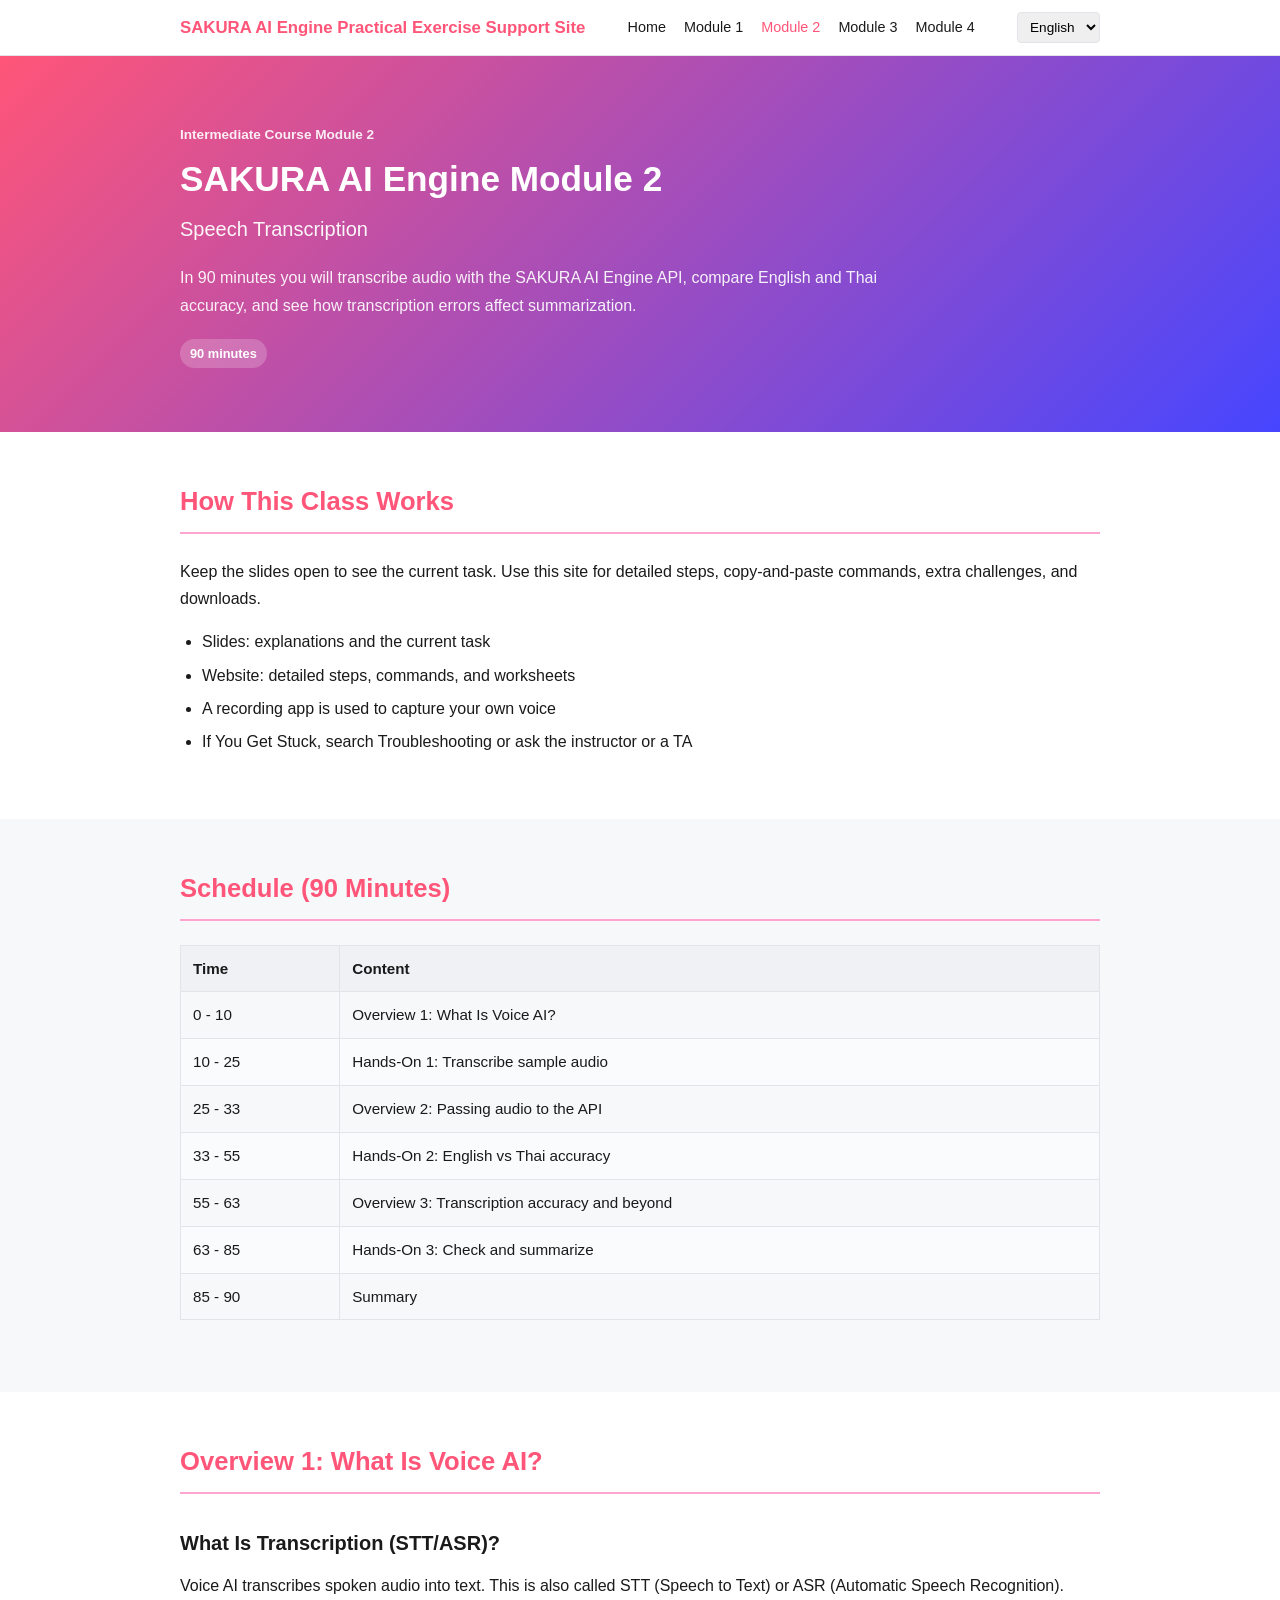
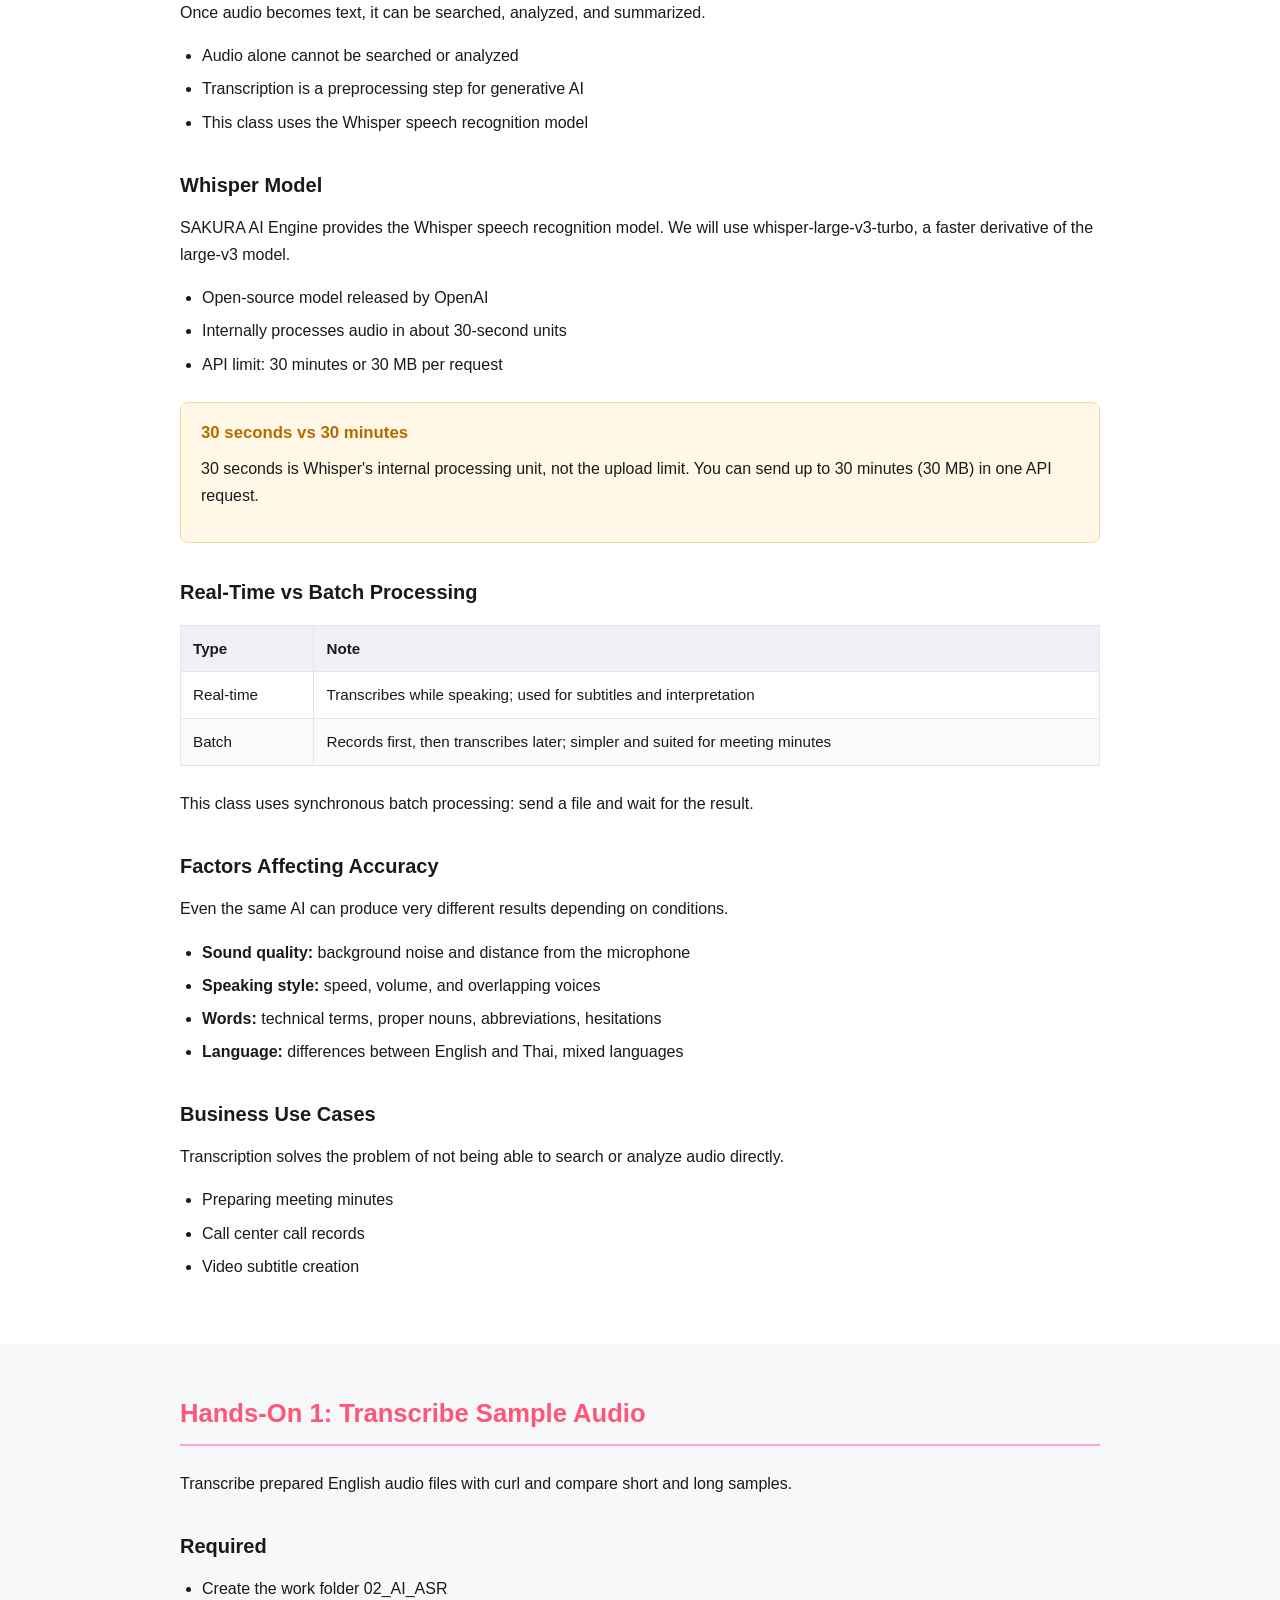
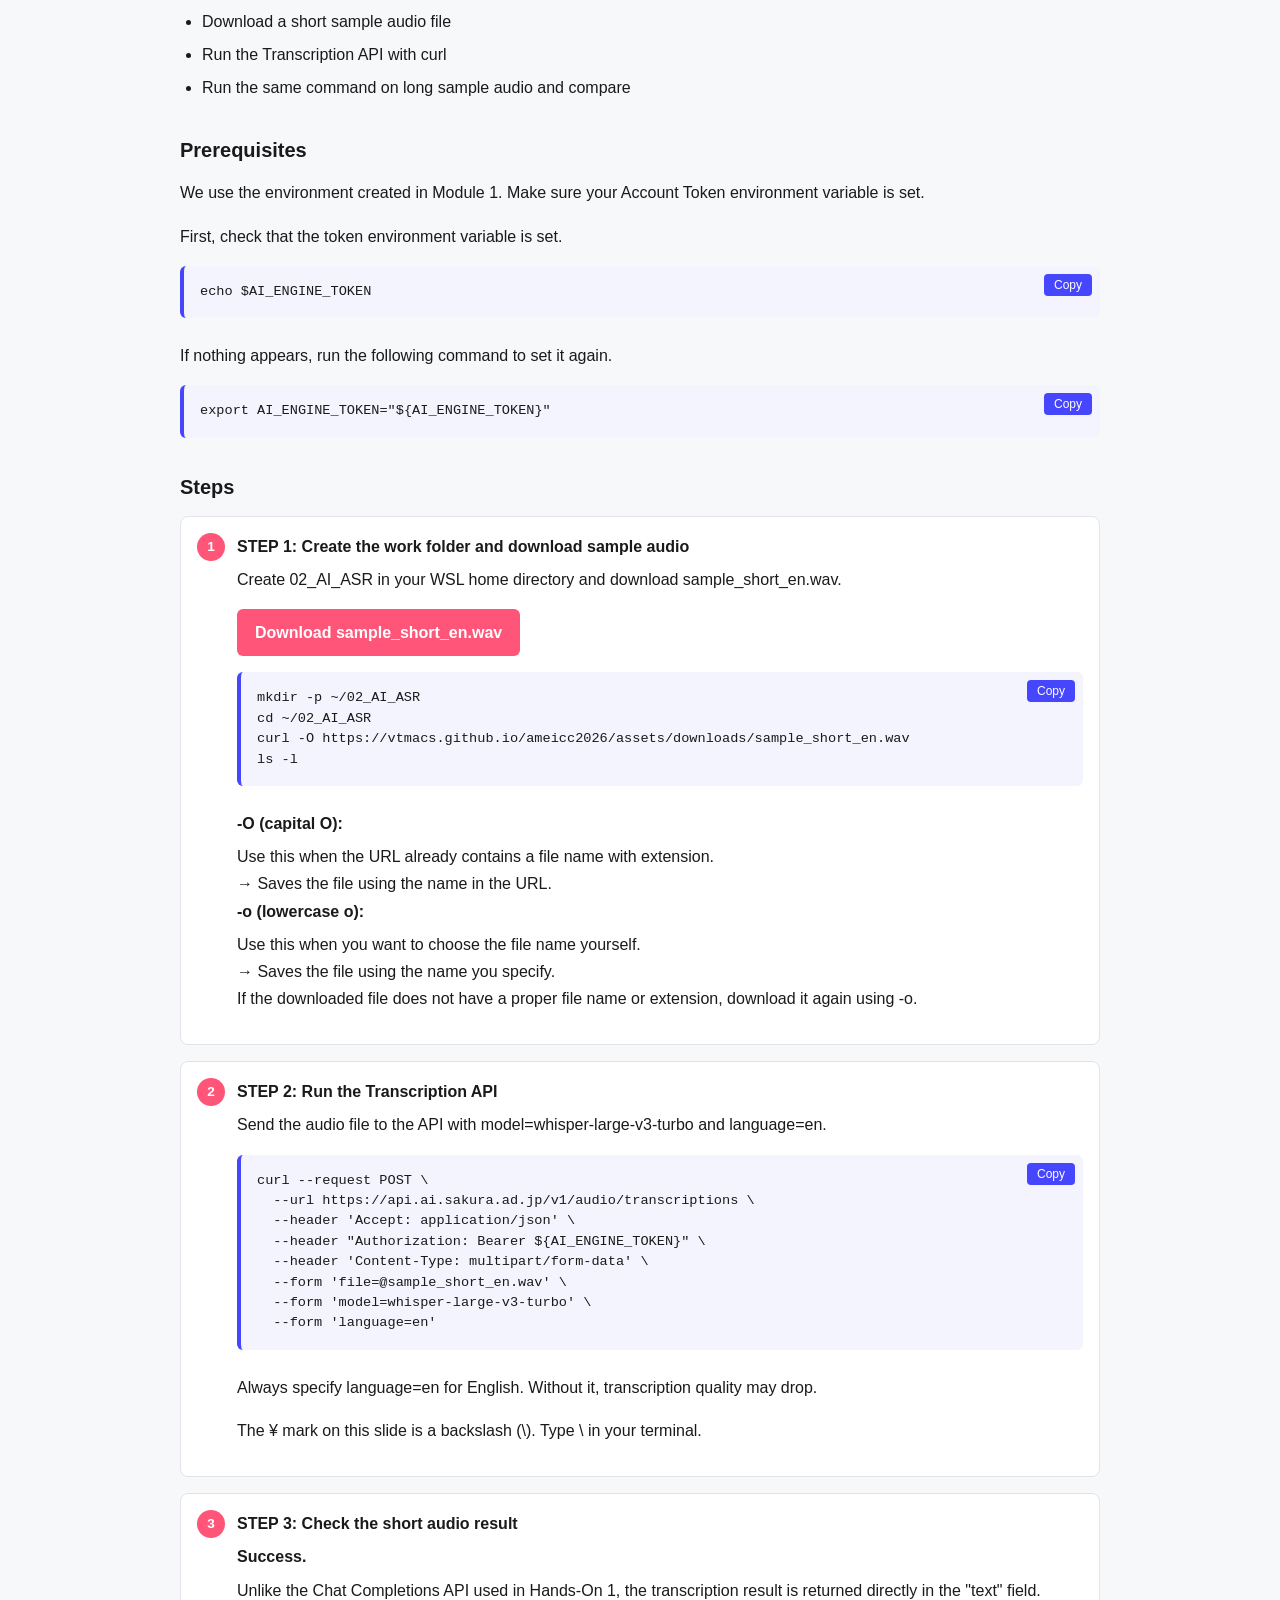
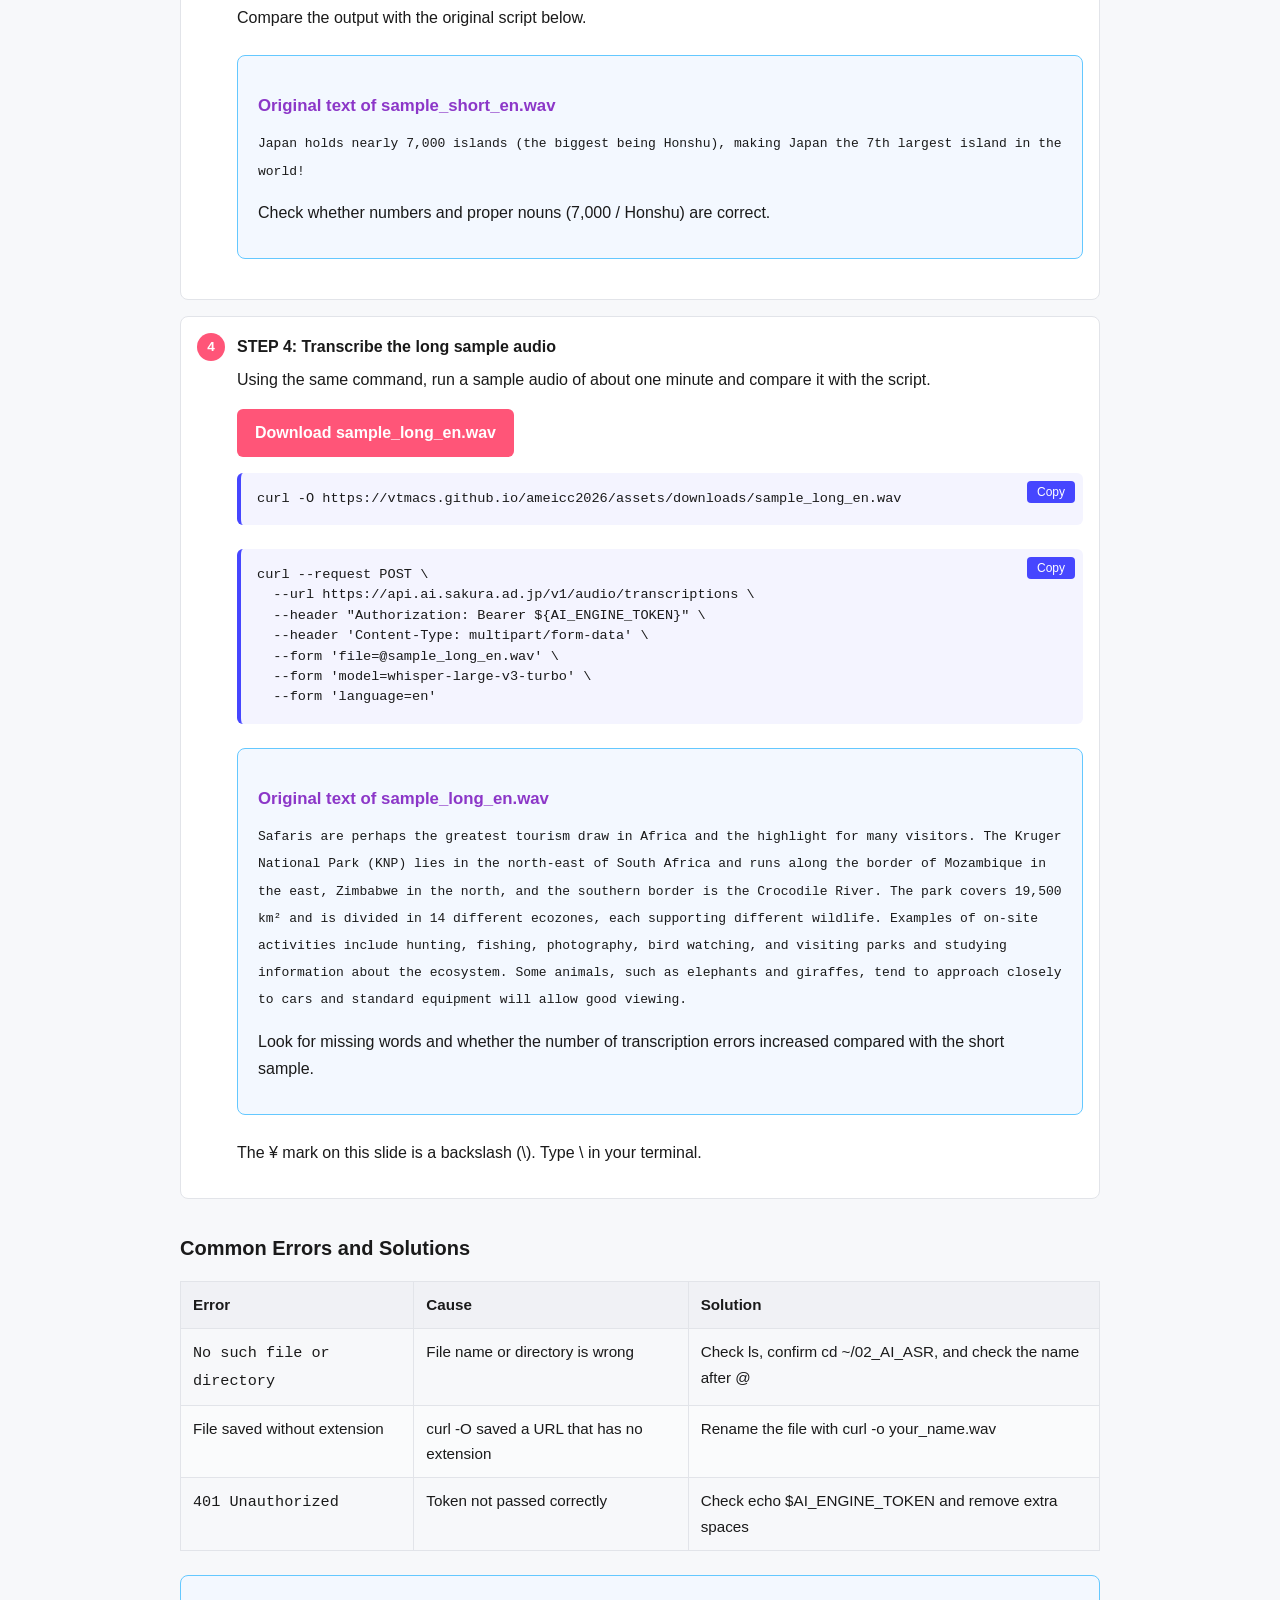
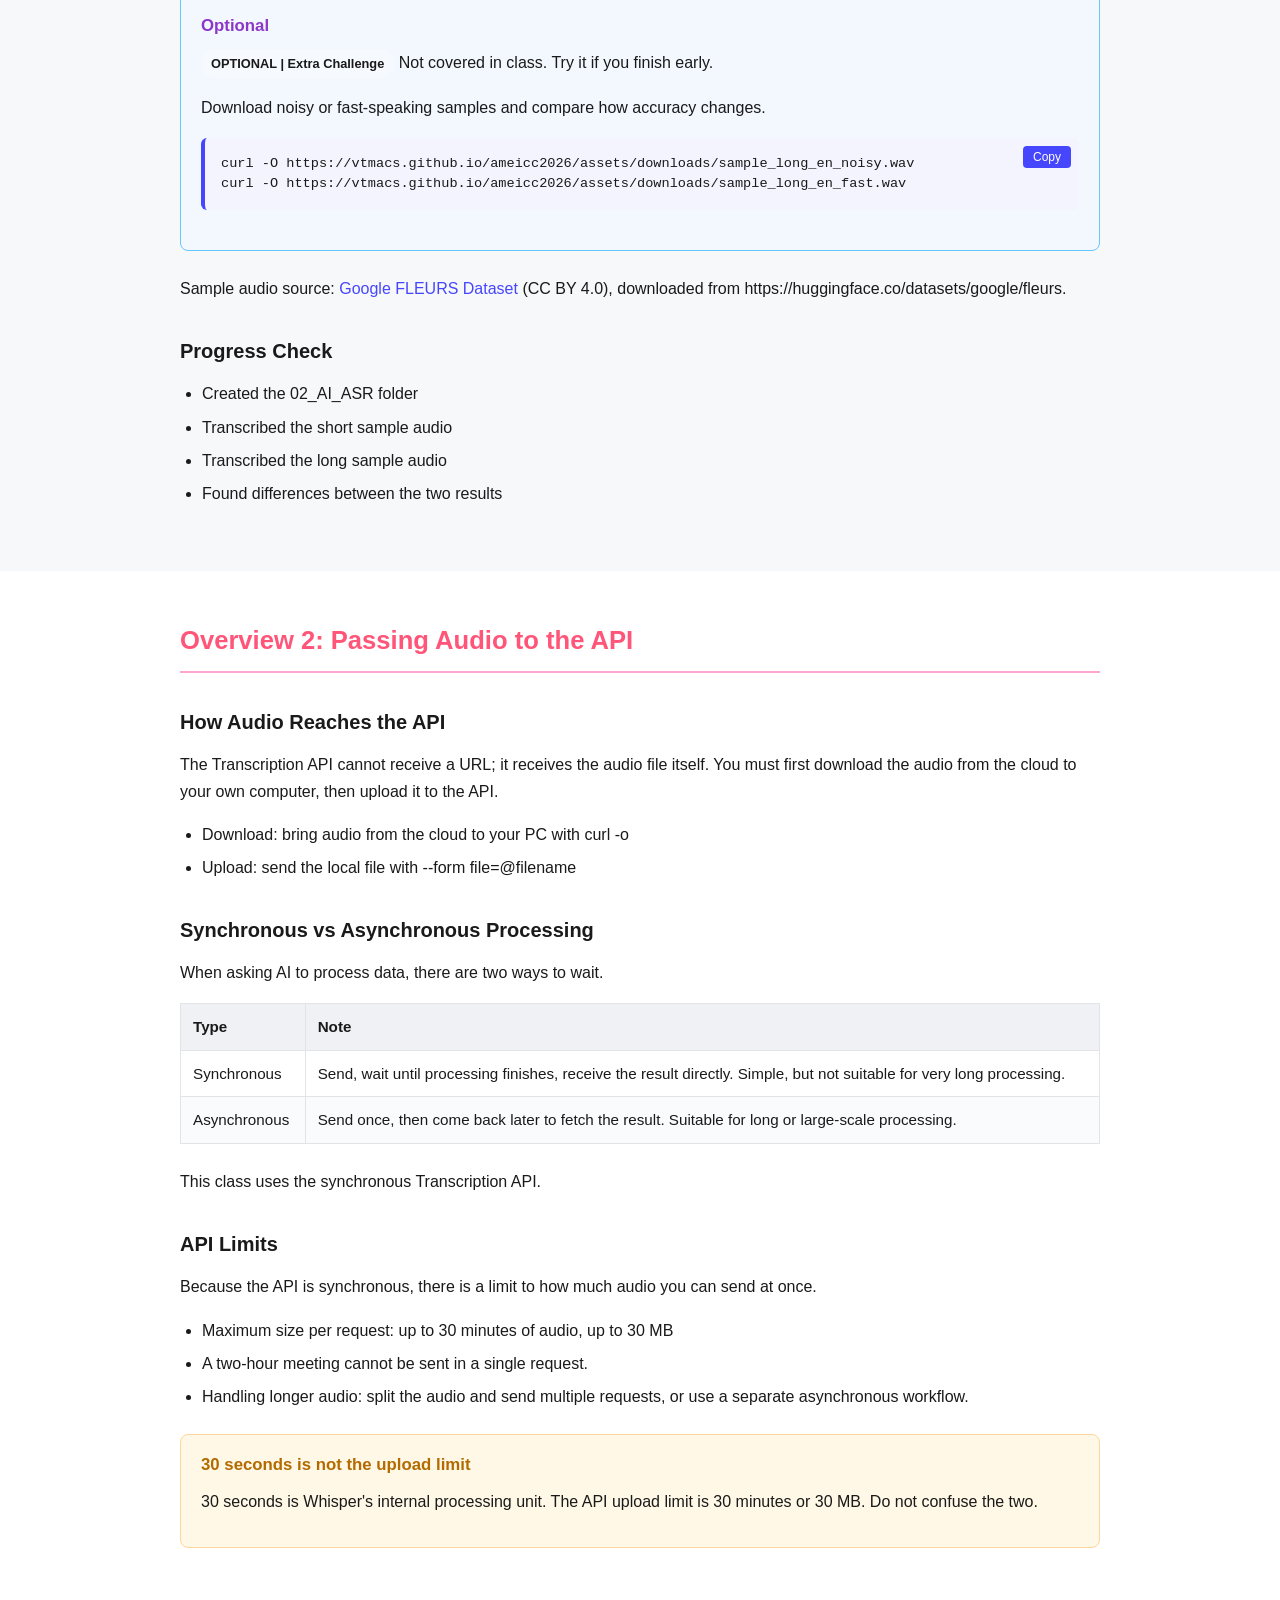
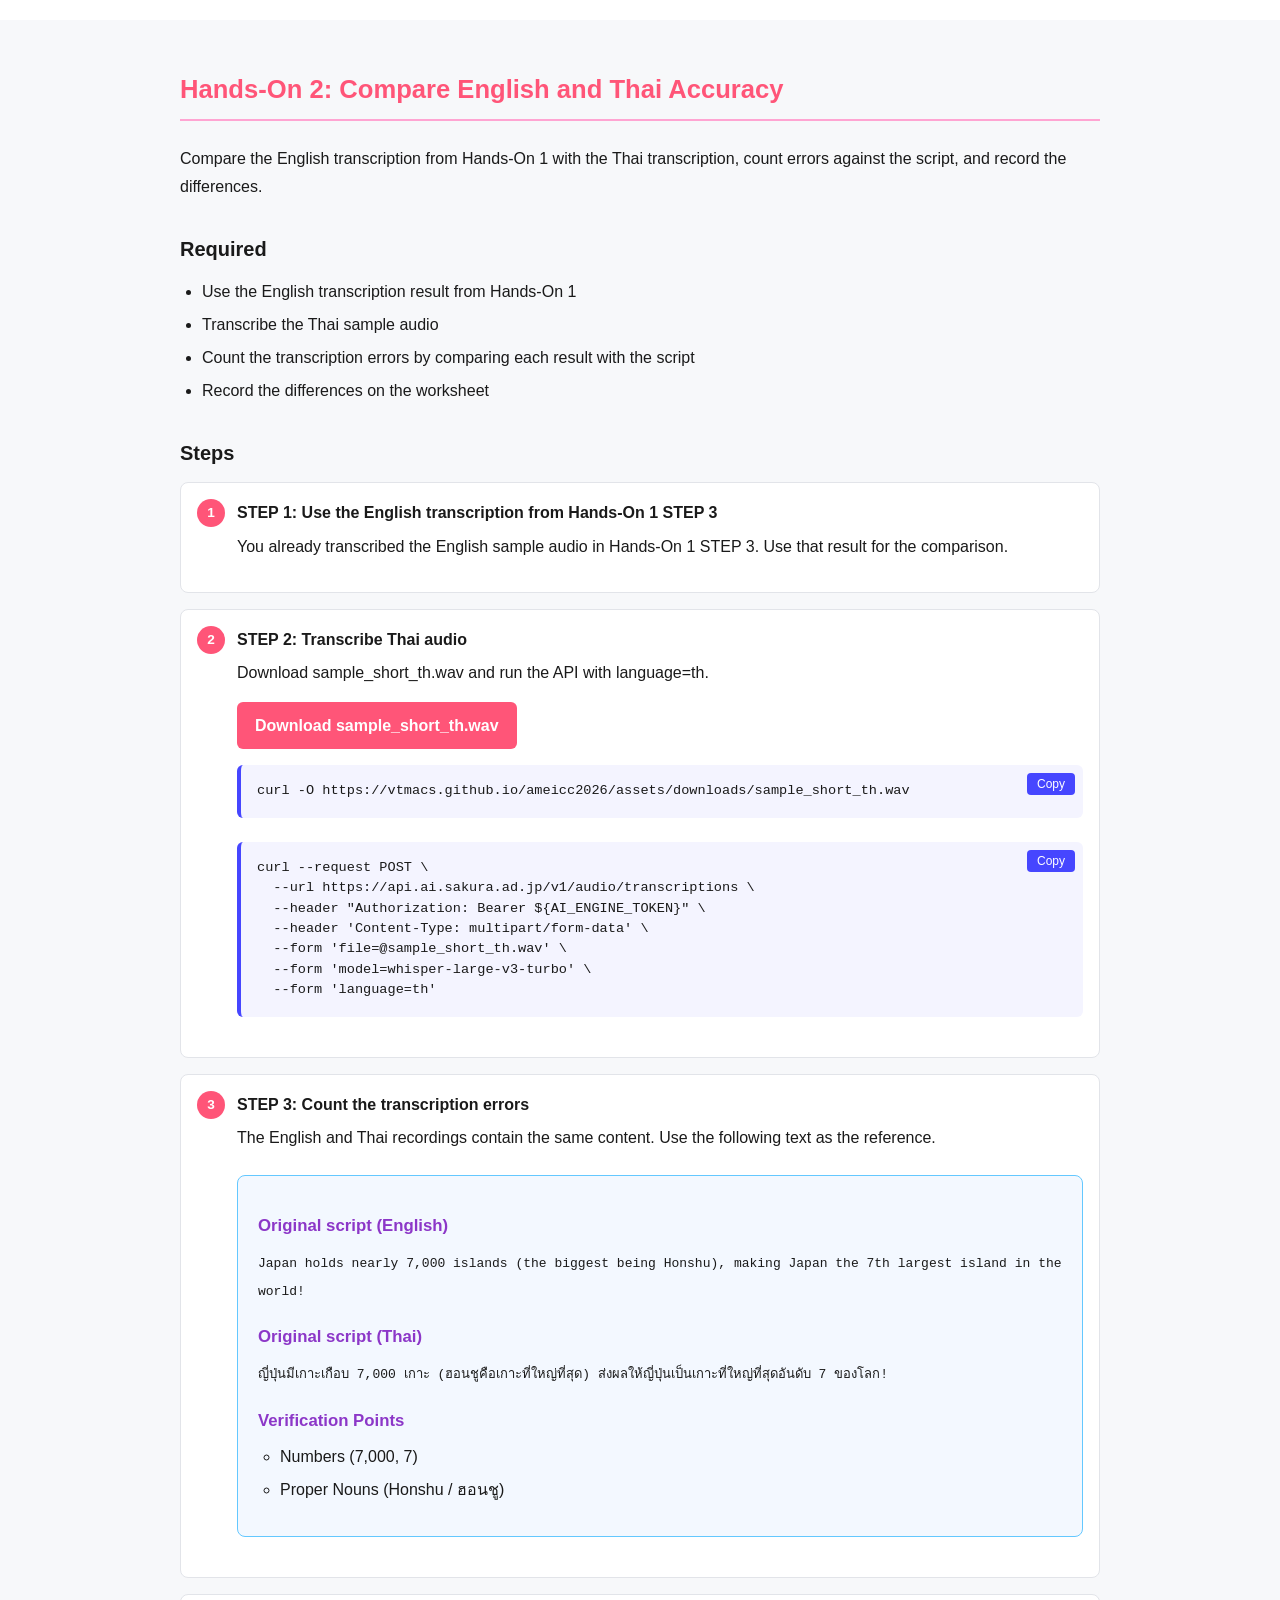
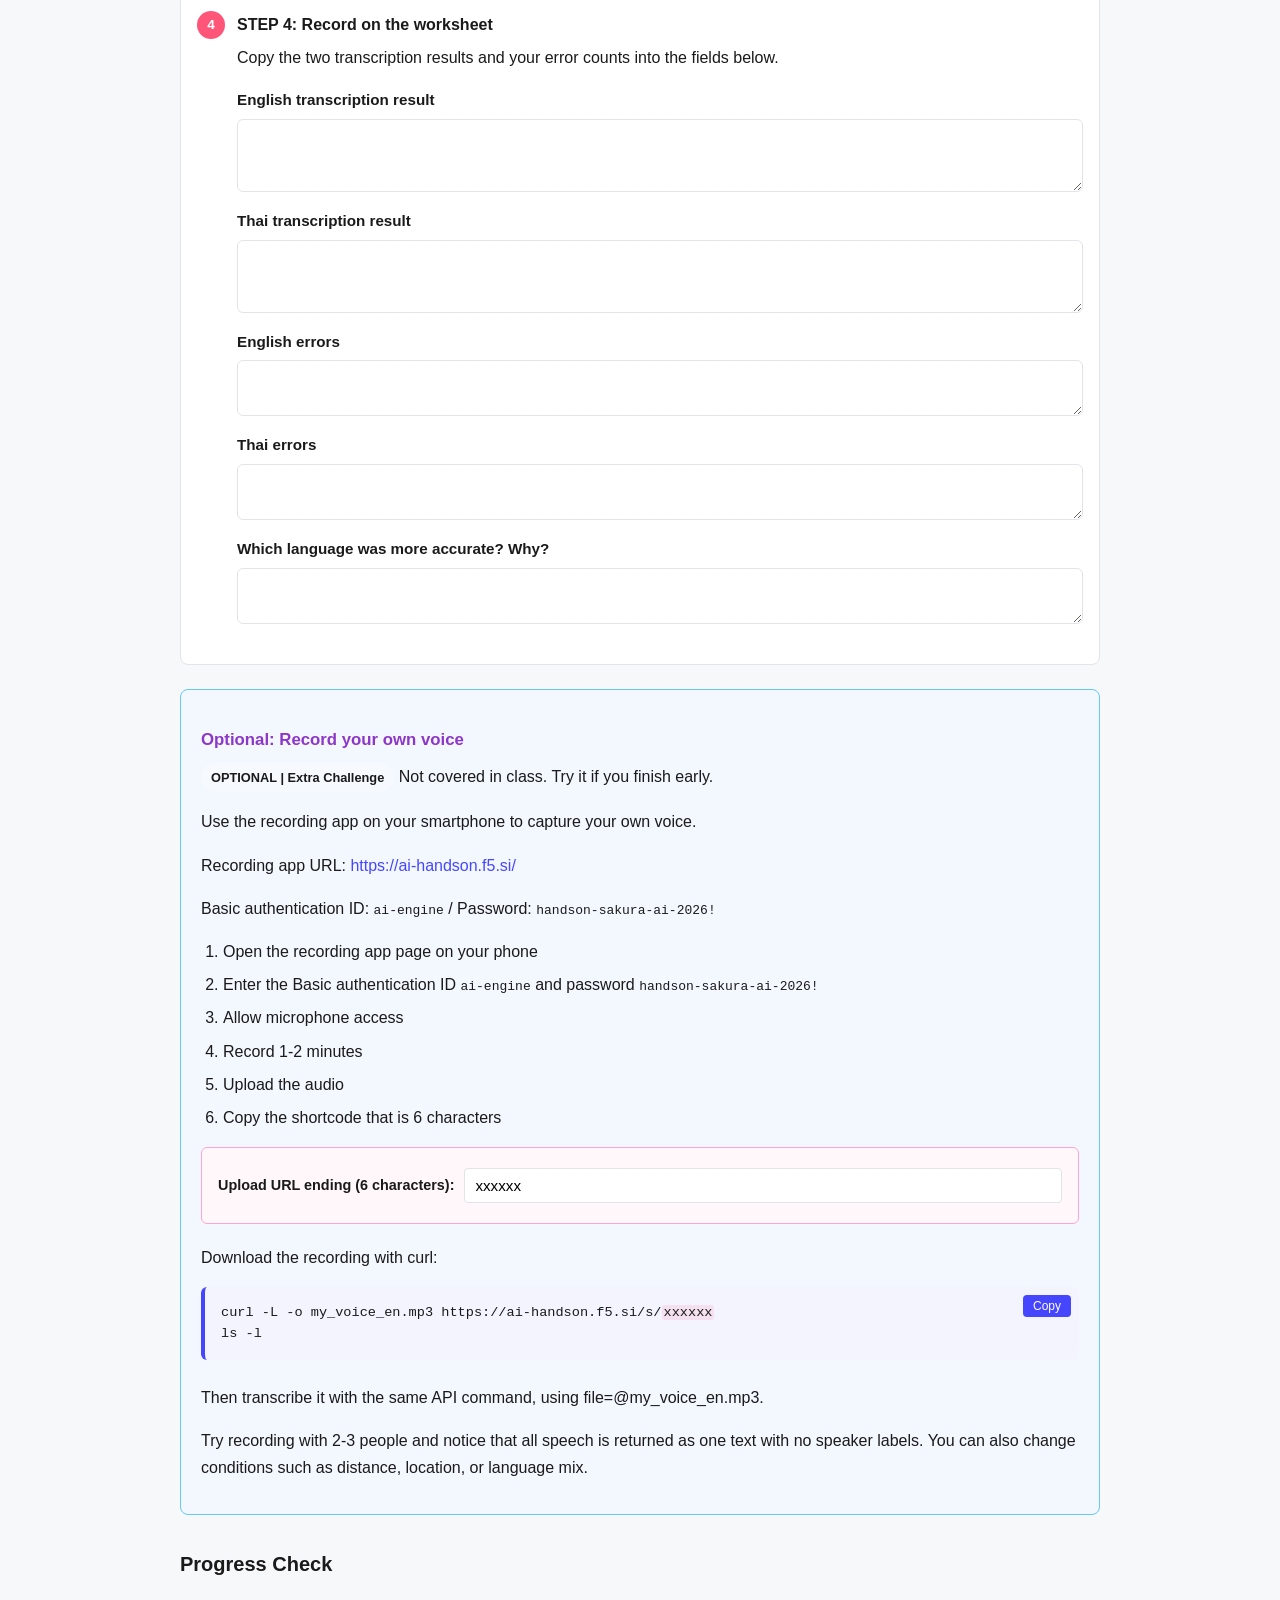
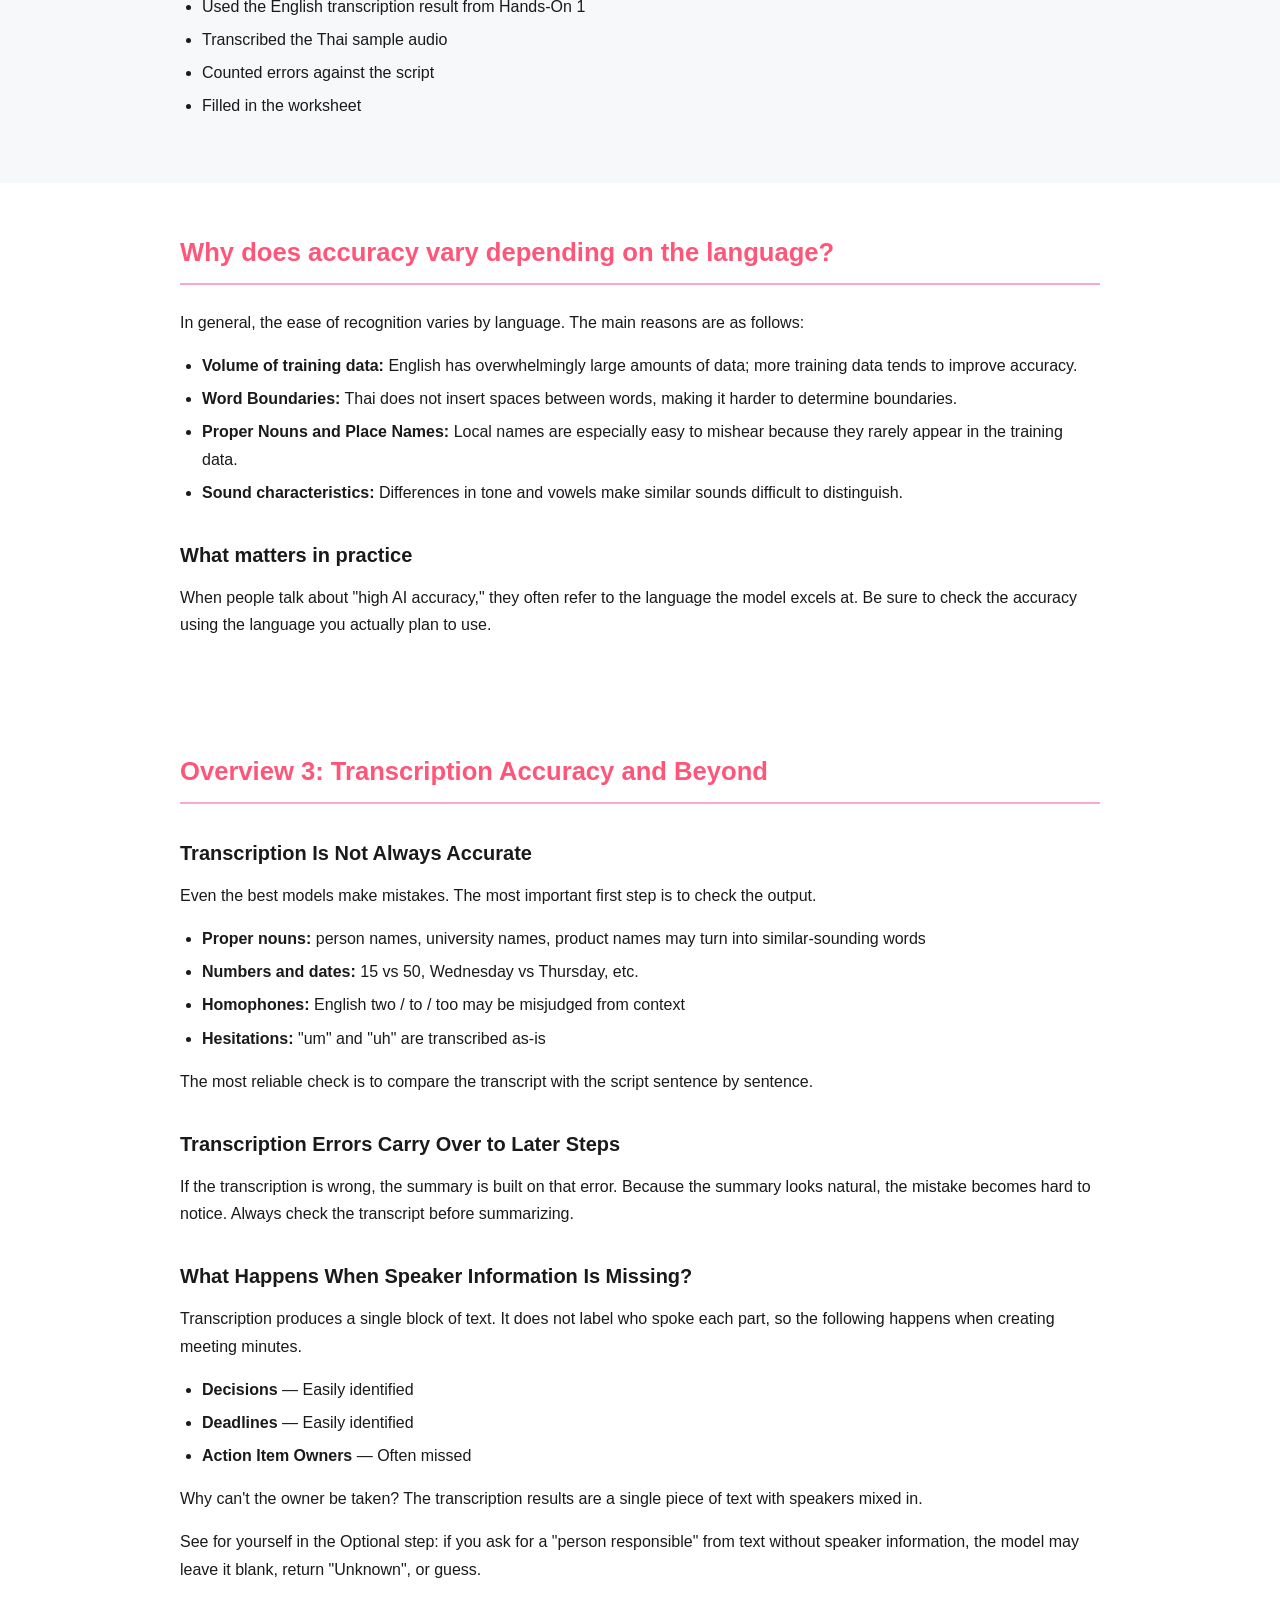
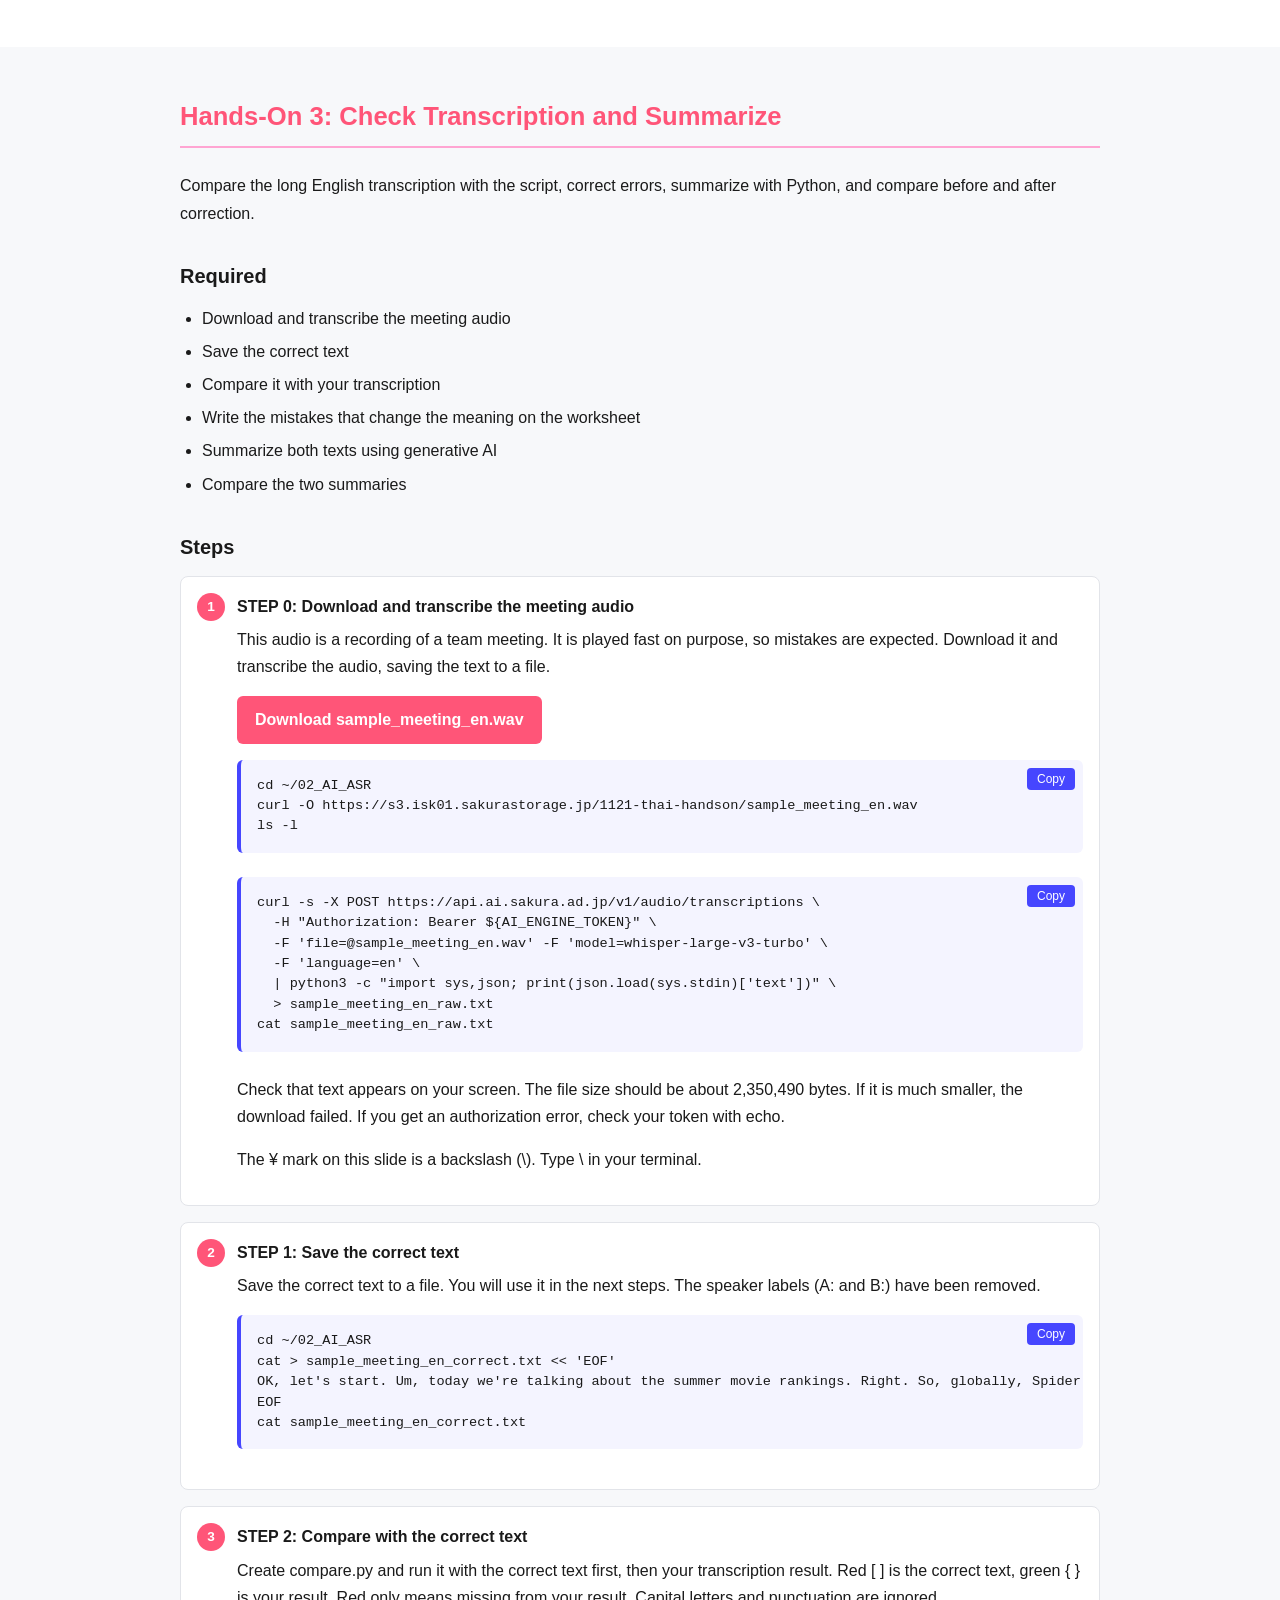
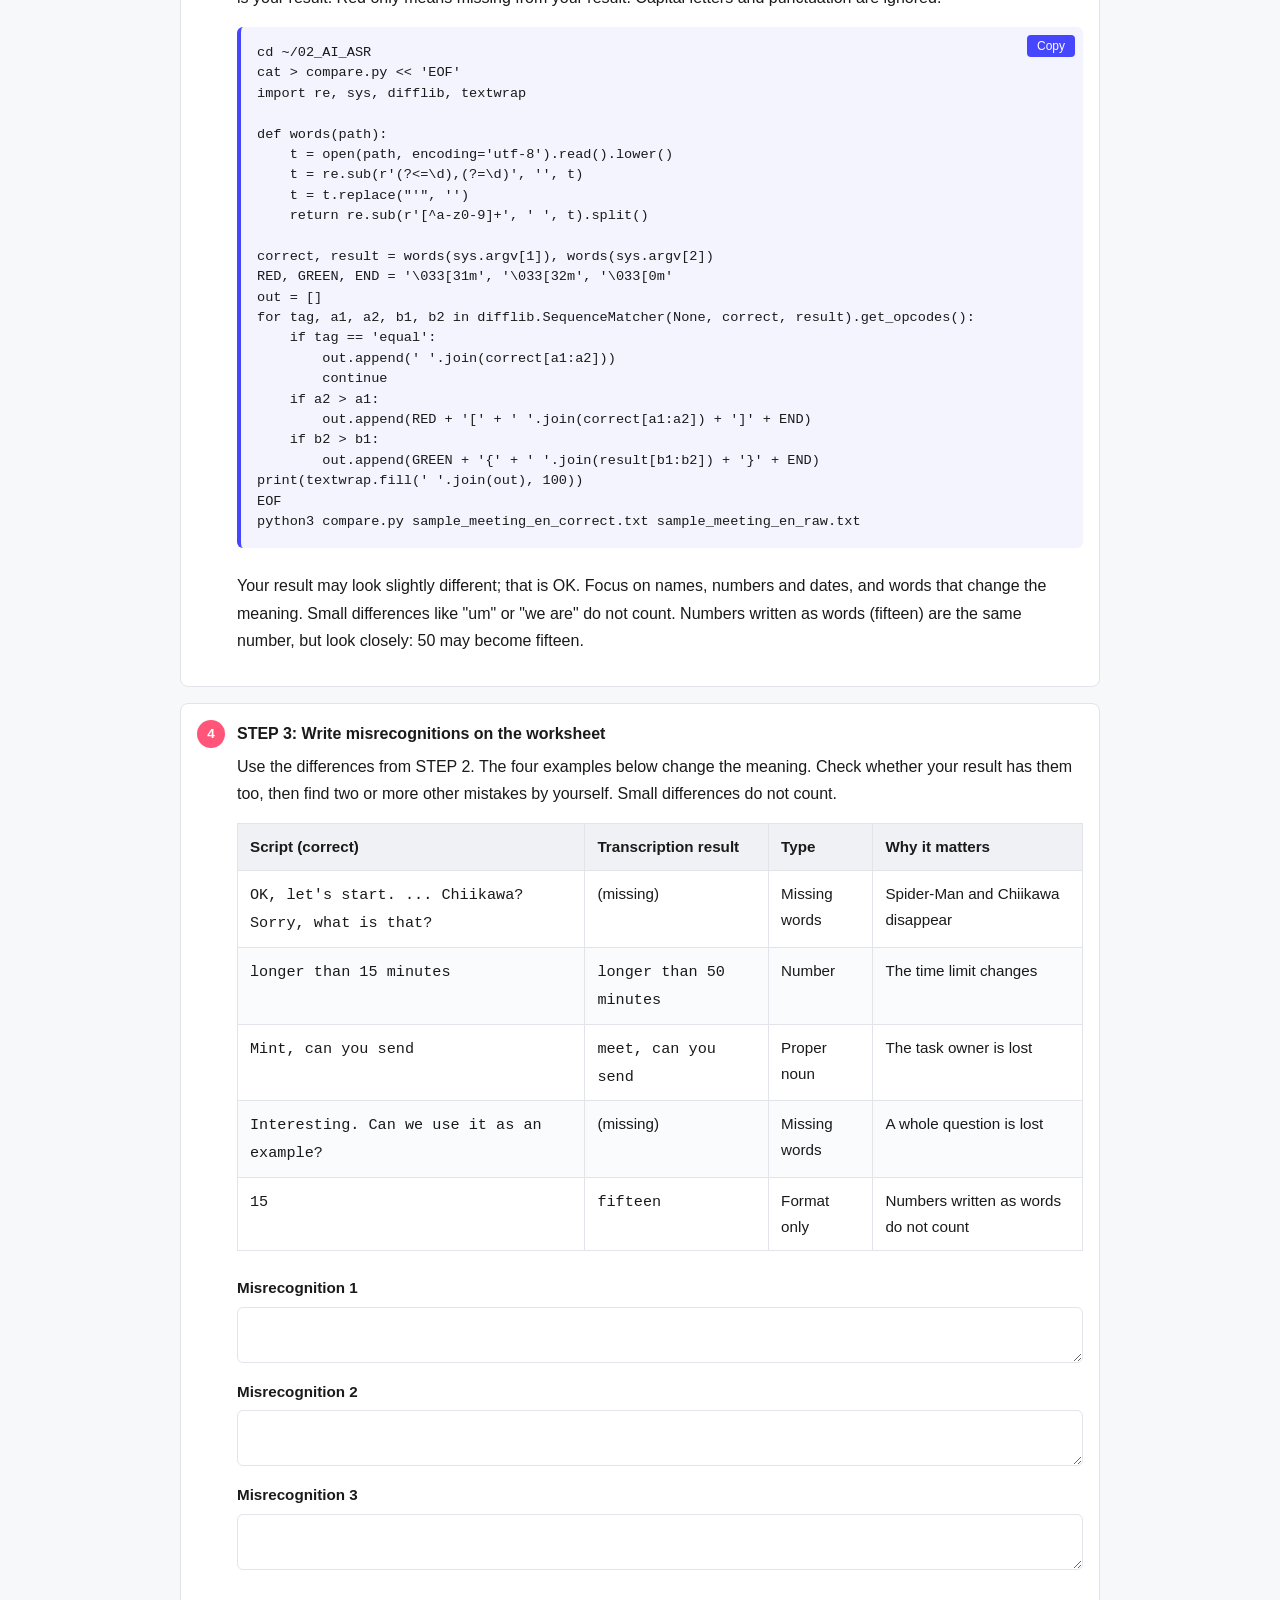
<file: module02.html>
<!DOCTYPE html>
<html lang="en">
<head>
  <meta charset="UTF-8">
  <meta name="viewport" content="width=device-width, initial-scale=1.0">
  <title data-i18n-title="lecture02.pageTitle">SAKURA AI Engine Module 2</title>
  <link rel="stylesheet" href="assets/css/style.css">
</head>
<body>
<header class="site-header">
  <div class="container header-inner">
    <a class="site-title" href="index.html" data-i18n="site.title">SAKURA AI Engine Practical Exercise Support Site</a>
    <nav class="main-nav">
      <a href="index.html" class=" " data-i18n="nav.home">Home</a>
      <a href="module01.html" class=" " data-i18n="nav.lecture1">Module 1</a>
      <a href="module02.html" class="active " data-i18n="nav.lecture2">Module 2</a>
      <a href="module03.html" class=" " data-i18n="nav.lecture3">Module 3</a>
      <a href="module04.html" class=" " data-i18n="nav.lecture4">Module 4</a>
    </nav>
    <select id="lang-switcher" aria-label="Language">
      <option value="en">English</option>
      <option value="ja">日本語</option>
    </select>
  </div>
</header>
<main>
<section class="hero">
  <div class="container">
    <p class="label" data-i18n="lecture02.hero.label">Intermediate Course Module 2</p>
    <h1 data-i18n="lecture02.hero.title">SAKURA AI Engine Module 2</h1>
    <p class="lead" data-i18n="lecture02.hero.lead">Speech Transcription</p>
    <p data-i18n="lecture02.hero.desc">In 90 minutes you will transcribe audio with the SAKURA AI Engine API, compare English and Thai accuracy, and see how transcription errors affect summarization.</p>
    <span class="badge" data-i18n="lecture02.hero.duration">90 minutes</span>
  </div>
</section>
<section class="section" id="how-it-works">
  <div class="container">
    <h2 data-i18n="lecture02.how.title">How This Class Works</h2>
    <p data-i18n="lecture02.how.desc">Keep the slides open to see the current task. Use this site for detailed steps, copy-and-paste commands, extra challenges, and downloads.</p>
    <ul>
      <li data-i18n="lecture02.how.l1">Slides: explanations and the current task</li>
      <li data-i18n="lecture02.how.l2">Website: detailed steps, commands, and worksheets</li>
      <li data-i18n="lecture02.how.l3">A recording app is used to capture your own voice</li>
      <li data-i18n="lecture02.how.l4">If You Get Stuck, search Troubleshooting or ask the instructor or a TA</li>
    </ul>
  </div>
</section>
<section class="section section-alt" id="schedule">
  <div class="container">
    <h2 data-i18n="lecture02.schedule.title">Schedule (90 Minutes)</h2>
    <table class="schedule-table">
      <thead>
        <tr>
          <th data-i18n="lecture02.schedule.time">Time</th>
          <th data-i18n="lecture02.schedule.content">Content</th>
        </tr>
      </thead>
      <tbody>
        <tr>
          <td>0 - 10</td>
          <td data-i18n="lecture02.schedule.r1">Overview 1: What Is Voice AI?</td>
        </tr>
        <tr>
          <td>10 - 25</td>
          <td data-i18n="lecture02.schedule.r2">Hands-On 1: Transcribe sample audio</td>
        </tr>
        <tr>
          <td>25 - 33</td>
          <td data-i18n="lecture02.schedule.r3">Overview 2: Passing audio to the API</td>
        </tr>
        <tr>
          <td>33 - 55</td>
          <td data-i18n="lecture02.schedule.r4">Hands-On 2: English vs Thai accuracy</td>
        </tr>
        <tr>
          <td>55 - 63</td>
          <td data-i18n="lecture02.schedule.r5">Overview 3: Transcription accuracy and beyond</td>
        </tr>
        <tr>
          <td>63 - 85</td>
          <td data-i18n="lecture02.schedule.r6">Hands-On 3: Check and summarize</td>
        </tr>
        <tr>
          <td>85 - 90</td>
          <td data-i18n="lecture02.schedule.r7">Summary</td>
        </tr>
      </tbody>
    </table>
  </div>
</section>
<section class="section" id="overview1">
  <div class="container">
    <h2 data-i18n="lecture02.ov1.title">Overview 1: What Is Voice AI?</h2>

    <h3 data-i18n="lecture02.ov1.stt.title">What Is Transcription (STT/ASR)?</h3>
    <p data-i18n="lecture02.ov1.stt.desc">Voice AI transcribes spoken audio into text. This is also called STT (Speech to Text) or ASR (Automatic Speech Recognition). Once audio becomes text, it can be searched, analyzed, and summarized.</p>
    <ul>
      <li data-i18n="lecture02.ov1.stt.l1">Audio alone cannot be searched or analyzed</li>
      <li data-i18n="lecture02.ov1.stt.l2">Transcription is a preprocessing step for generative AI</li>
      <li data-i18n="lecture02.ov1.stt.l3">This class uses the Whisper speech recognition model</li>
    </ul>

    <h3 data-i18n="lecture02.ov1.whisper.title">Whisper Model</h3>
    <p data-i18n="lecture02.ov1.whisper.desc">SAKURA AI Engine provides the Whisper speech recognition model. We will use whisper-large-v3-turbo, a faster derivative of the large-v3 model.</p>
    <ul>
      <li data-i18n="lecture02.ov1.whisper.l1">Open-source model released by OpenAI</li>
      <li data-i18n="lecture02.ov1.whisper.l2">Internally processes audio in about 30-second units</li>
      <li data-i18n="lecture02.ov1.whisper.l3">API limit: 30 minutes or 30 MB per request</li>
    </ul>
    <div class="warning-box">
      <h4 data-i18n="lecture02.ov1.limit.title">30 seconds vs 30 minutes</h4>
      <p data-i18n="lecture02.ov1.limit.desc">30 seconds is Whisper's internal processing unit, not the upload limit. You can send up to 30 minutes (30 MB) in one API request.</p>
    </div>

    <h3 data-i18n="lecture02.ov1.processing.title">Real-Time vs Batch Processing</h3>
    <table class="info-table">
      <thead>
        <tr>
          <th data-i18n="lecture02.ov1.processing.type">Type</th>
          <th data-i18n="lecture02.ov1.processing.note">Note</th>
        </tr>
      </thead>
      <tbody>
        <tr>
          <td data-i18n="lecture02.ov1.processing.realtime">Real-time</td>
          <td data-i18n="lecture02.ov1.processing.realtime_note">Transcribes while speaking; used for subtitles and interpretation</td>
        </tr>
        <tr>
          <td data-i18n="lecture02.ov1.processing.batch">Batch</td>
          <td data-i18n="lecture02.ov1.processing.batch_note">Records first, then transcribes later; simpler and suited for meeting minutes</td>
        </tr>
      </tbody>
    </table>
    <p data-i18n="lecture02.ov1.processing.summary">This class uses synchronous batch processing: send a file and wait for the result.</p>

    <h3 data-i18n="lecture02.ov1.accuracy.title">Factors Affecting Accuracy</h3>
    <p data-i18n="lecture02.ov1.accuracy.desc">Even the same AI can produce very different results depending on conditions.</p>
    <ul>
      <li data-i18n="lecture02.ov1.accuracy.l1"><strong>Sound quality:</strong> background noise and distance from the microphone</li>
      <li data-i18n="lecture02.ov1.accuracy.l2"><strong>Speaking style:</strong> speed, volume, and overlapping voices</li>
      <li data-i18n="lecture02.ov1.accuracy.l3"><strong>Words:</strong> technical terms, proper nouns, abbreviations, hesitations</li>
      <li data-i18n="lecture02.ov1.accuracy.l4"><strong>Language:</strong> differences between English and Thai, mixed languages</li>
    </ul>

    <h3 data-i18n="lecture02.ov1.business.title">Business Use Cases</h3>
    <p data-i18n="lecture02.ov1.business.desc">Transcription solves the problem of not being able to search or analyze audio directly.</p>
    <ul>
      <li data-i18n="lecture02.ov1.business.l1">Preparing meeting minutes</li>
      <li data-i18n="lecture02.ov1.business.l2">Call center call records</li>
      <li data-i18n="lecture02.ov1.business.l3">Video subtitle creation</li>
    </ul>
  </div>
</section>
<section class="section section-alt" id="ho1">
  <div class="container">
    <h2 data-i18n="lecture02.ho1.title">Hands-On 1: Transcribe Sample Audio</h2>
    <p data-i18n="lecture02.ho1.goal">Transcribe prepared English audio files with curl and compare short and long samples.</p>

    <h3 data-i18n="lecture02.ho1.req.title">Required</h3>
    <ul>
      <li data-i18n="lecture02.ho1.req.l1">Create the work folder 02_AI_ASR</li>
      <li data-i18n="lecture02.ho1.req.l2">Download a short sample audio file</li>
      <li data-i18n="lecture02.ho1.req.l3">Run the Transcription API with curl</li>
      <li data-i18n="lecture02.ho1.req.l4">Run the same command on long sample audio and compare</li>
    </ul>

    <h3 data-i18n="lecture02.ho1.prep.title">Prerequisites</h3>
    <p data-i18n="lecture02.ho1.prep.desc">We use the environment created in Module 1. Make sure your Account Token environment variable is set.</p>
    <p data-i18n="lecture02.ho1.prep.check">First, check that the token environment variable is set.</p>
    <div class="code-block"><button class="copy-btn" data-i18n="common.copy">Copy</button><pre><code class="language-bash">echo $AI_ENGINE_TOKEN</code></pre></div>
    <p data-i18n="lecture02.ho1.prep.set">If nothing appears, run the following command to set it again.</p>
    <div class="code-block"><button class="copy-btn" data-i18n="common.copy">Copy</button><pre><code class="language-bash">export AI_ENGINE_TOKEN="${AI_ENGINE_TOKEN}"</code></pre></div>

    <h3 data-i18n="lecture02.ho1.steps.title">Steps</h3>
    <ol class="steps">
      <li>
        <strong data-i18n="lecture02.ho1.s1.title">STEP 1: Create the work folder and download sample audio</strong>
        <p data-i18n="lecture02.ho1.s1.desc">Create 02_AI_ASR in your WSL home directory and download sample_short_en.wav.</p>
        <p><a class="btn" href="assets/downloads/sample_short_en.wav" download data-i18n="lecture02.ho1.s1.download">Download sample_short_en.wav</a></p>
        <div class="code-block"><button class="copy-btn" data-i18n="common.copy">Copy</button><pre><code class="language-bash">mkdir -p ~/02_AI_ASR
cd ~/02_AI_ASR
curl -O https://vtmacs.github.io/ameicc2026/assets/downloads/sample_short_en.wav
ls -l</code></pre></div>
        <p data-i18n="lecture02.ho1.s1.note"><strong>-O (capital O):</strong> Use this when the URL already contains a file name with extension.<br>→ Saves the file using the name in the URL.<br><strong>-o (lowercase o):</strong> Use this when you want to choose the file name yourself.<br>→ Saves the file using the name you specify.<br>If the downloaded file does not have a proper file name or extension, download it again using -o.</p>
      </li>
      <li>
        <strong data-i18n="lecture02.ho1.s2.title">STEP 2: Run the Transcription API</strong>
        <p data-i18n="lecture02.ho1.s2.desc">Send the audio file to the API with model=whisper-large-v3-turbo and language=en.</p>
        <div class="code-block"><button class="copy-btn" data-i18n="common.copy">Copy</button><pre><code class="language-bash">curl --request POST \
  --url https://api.ai.sakura.ad.jp/v1/audio/transcriptions \
  --header 'Accept: application/json' \
  --header "Authorization: Bearer ${AI_ENGINE_TOKEN}" \
  --header 'Content-Type: multipart/form-data' \
  --form 'file=@sample_short_en.wav' \
  --form 'model=whisper-large-v3-turbo' \
  --form 'language=en'</code></pre></div>
        <p data-i18n="lecture02.ho1.s2.note">Always specify language=en for English. Without it, transcription quality may drop.</p>
        <p class="note" data-i18n="lecture02.ho1.s2.backslash">The ¥ mark on this slide is a backslash (\). Type \ in your terminal.</p>
      </li>
      <li>
        <strong data-i18n="lecture02.ho1.s3.title">STEP 3: Check the short audio result</strong>
        <p data-i18n="lecture02.ho1.s3.desc"><strong>Success.</strong> Unlike the Chat Completions API used in Hands-On 1, the transcription result is returned directly in the &quot;text&quot; field. Compare the output with the original script below.</p>
        <div class="callout">
          <h4 data-i18n="lecture02.ho1.s3.script.title">Original text of sample_short_en.wav</h4>
          <p><code>Japan holds nearly 7,000 islands (the biggest being Honshu), making Japan the 7th largest island in the world!</code></p>
          <p data-i18n="lecture02.ho1.s3.script.check">Check whether numbers and proper nouns (7,000 / Honshu) are correct.</p>
        </div>
      </li>
      <li>
        <strong data-i18n="lecture02.ho1.s4.title">STEP 4: Transcribe the long sample audio</strong>
        <p data-i18n="lecture02.ho1.s4.desc">Using the same command, run a sample audio of about one minute and compare it with the script.</p>
        <p><a class="btn" href="assets/downloads/sample_long_en.wav" download data-i18n="lecture02.ho1.s4.download">Download sample_long_en.wav</a></p>
        <div class="code-block"><button class="copy-btn" data-i18n="common.copy">Copy</button><pre><code class="language-bash">curl -O https://vtmacs.github.io/ameicc2026/assets/downloads/sample_long_en.wav
</code></pre></div>
        <div class="code-block"><button class="copy-btn" data-i18n="common.copy">Copy</button><pre><code class="language-bash">curl --request POST \
  --url https://api.ai.sakura.ad.jp/v1/audio/transcriptions \
  --header "Authorization: Bearer ${AI_ENGINE_TOKEN}" \
  --header 'Content-Type: multipart/form-data' \
  --form 'file=@sample_long_en.wav' \
  --form 'model=whisper-large-v3-turbo' \
  --form 'language=en'</code></pre></div>
        <div class="callout">
          <h4 data-i18n="lecture02.ho1.s4.script.title">Original text of sample_long_en.wav</h4>
          <p><code>Safaris are perhaps the greatest tourism draw in Africa and the highlight for many visitors. The Kruger National Park (KNP) lies in the north-east of South Africa and runs along the border of Mozambique in the east, Zimbabwe in the north, and the southern border is the Crocodile River. The park covers 19,500 km&sup2; and is divided in 14 different ecozones, each supporting different wildlife. Examples of on-site activities include hunting, fishing, photography, bird watching, and visiting parks and studying information about the ecosystem. Some animals, such as elephants and giraffes, tend to approach closely to cars and standard equipment will allow good viewing.</code></p>
          <p data-i18n="lecture02.ho1.s4.script.check">Look for missing words and whether the number of transcription errors increased compared with the short sample.</p>
        </div>
        <p class="note" data-i18n="lecture02.ho1.s4.backslash">The ¥ mark on this slide is a backslash (\). Type \ in your terminal.</p>
      </li>
    </ol>

    <h3 data-i18n="lecture02.ho1.errors.title">Common Errors and Solutions</h3>
    <table class="info-table">
      <thead>
        <tr>
          <th>Error</th>
          <th data-i18n="lecture02.ho1.errors.cause">Cause</th>
          <th data-i18n="lecture02.ho1.errors.fix">Solution</th>
        </tr>
      </thead>
      <tbody>
        <tr>
          <td><code>No such file or directory</code></td>
          <td data-i18n="lecture02.ho1.errors.e1.cause">File name or directory is wrong</td>
          <td data-i18n="lecture02.ho1.errors.e1.fix">Check ls, confirm cd ~/02_AI_ASR, and check the name after @</td>
        </tr>
        <tr>
          <td data-i18n="lecture02.ho1.errors.e2.title">File saved without extension</td>
          <td data-i18n="lecture02.ho1.errors.e2.cause">curl -O saved a URL that has no extension</td>
          <td data-i18n="lecture02.ho1.errors.e2.fix">Rename the file with curl -o your_name.wav</td>
        </tr>
        <tr>
          <td><code>401 Unauthorized</code></td>
          <td data-i18n="lecture02.ho1.errors.e3.cause">Token not passed correctly</td>
          <td data-i18n="lecture02.ho1.errors.e3.fix">Check echo $AI_ENGINE_TOKEN and remove extra spaces</td>
        </tr>
      </tbody>
    </table>

    <div class="callout">
      <h4 data-i18n="lecture02.ho1.optional.title">Optional</h4>
      <p><span class="badge" data-i18n="lecture02.optional.badge">OPTIONAL | Extra Challenge</span> Not covered in class. Try it if you finish early.</p>
      <p data-i18n="lecture02.ho1.optional.desc">Download noisy or fast-speaking samples and compare how accuracy changes.</p>
      <div class="code-block"><button class="copy-btn" data-i18n="common.copy">Copy</button><pre><code class="language-bash">curl -O https://vtmacs.github.io/ameicc2026/assets/downloads/sample_long_en_noisy.wav
curl -O https://vtmacs.github.io/ameicc2026/assets/downloads/sample_long_en_fast.wav</code></pre></div>
    </div>

    <p class="note" data-i18n="lecture02.ho1.credit">Sample audio source: <a href="https://huggingface.co/datasets/google/fleurs" target="_blank" rel="noopener">Google FLEURS Dataset</a> (CC BY 4.0), downloaded from https://huggingface.co/datasets/google/fleurs.</p>

    <h3 data-i18n="lecture02.ho1.check.title">Progress Check</h3>
    <ul>
      <li data-i18n="lecture02.ho1.check.l1">Created the 02_AI_ASR folder</li>
      <li data-i18n="lecture02.ho1.check.l2">Transcribed the short sample audio</li>
      <li data-i18n="lecture02.ho1.check.l3">Transcribed the long sample audio</li>
      <li data-i18n="lecture02.ho1.check.l4">Found differences between the two results</li>
    </ul>
  </div>
</section>
<section class="section" id="overview2">
  <div class="container">
    <h2 data-i18n="lecture02.ov2.title">Overview 2: Passing Audio to the API</h2>

    <h3 data-i18n="lecture02.ov2.flow.title">How Audio Reaches the API</h3>
    <p data-i18n="lecture02.ov2.flow.desc">The Transcription API cannot receive a URL; it receives the audio file itself. You must first download the audio from the cloud to your own computer, then upload it to the API.</p>
    <ul>
      <li data-i18n="lecture02.ov2.flow.l1">Download: bring audio from the cloud to your PC with curl -o</li>
      <li data-i18n="lecture02.ov2.flow.l2">Upload: send the local file with --form file=@filename</li>
    </ul>

    <h3 data-i18n="lecture02.ov2.sync.title">Synchronous vs Asynchronous Processing</h3>
    <p data-i18n="lecture02.ov2.sync.desc">When asking AI to process data, there are two ways to wait.</p>
    <table class="info-table">
      <thead>
        <tr>
          <th data-i18n="lecture02.ov2.sync.type">Type</th>
          <th data-i18n="lecture02.ov2.sync.note">Note</th>
        </tr>
      </thead>
      <tbody>
        <tr>
          <td data-i18n="lecture02.ov2.sync.sync">Synchronous</td>
          <td data-i18n="lecture02.ov2.sync.sync_note">Send, wait until processing finishes, receive the result directly. Simple, but not suitable for very long processing.</td>
        </tr>
        <tr>
          <td data-i18n="lecture02.ov2.sync.async">Asynchronous</td>
          <td data-i18n="lecture02.ov2.sync.async_note">Send once, then come back later to fetch the result. Suitable for long or large-scale processing.</td>
        </tr>
      </tbody>
    </table>
    <p data-i18n="lecture02.ov2.sync.summary">This class uses the synchronous Transcription API.</p>

    <h3 data-i18n="lecture02.ov2.limit.title">API Limits</h3>
    <p data-i18n="lecture02.ov2.limit.desc">Because the API is synchronous, there is a limit to how much audio you can send at once.</p>
    <ul>
      <li data-i18n="lecture02.ov2.limit.l1">Maximum size per request: up to 30 minutes of audio, up to 30 MB</li>
      <li data-i18n="lecture02.ov2.limit.l2">A two-hour meeting cannot be sent in a single request.</li>
      <li data-i18n="lecture02.ov2.limit.l3">Handling longer audio: split the audio and send multiple requests, or use a separate asynchronous workflow.</li>
    </ul>
    <div class="warning-box">
      <h4 data-i18n="lecture02.ov2.limit.warning.title">30 seconds is not the upload limit</h4>
      <p data-i18n="lecture02.ov2.limit.warning.desc">30 seconds is Whisper's internal processing unit. The API upload limit is 30 minutes or 30 MB. Do not confuse the two.</p>
    </div>
  </div>
</section>
<section class="section section-alt" id="ho2">
  <div class="container">
    <h2 data-i18n="lecture02.ho2.title">Hands-On 2: Compare English and Thai Accuracy</h2>
    <p data-i18n="lecture02.ho2.goal">Compare the English transcription from Hands-On 1 with the Thai transcription, count errors against the script, and record the differences.</p>

    <h3 data-i18n="lecture02.ho2.req.title">Required</h3>
    <ul>
      <li data-i18n="lecture02.ho2.req.l1">Use the English transcription result from Hands-On 1</li>
      <li data-i18n="lecture02.ho2.req.l2">Transcribe the Thai sample audio</li>
      <li data-i18n="lecture02.ho2.req.l3">Count the transcription errors by comparing each result with the script</li>
      <li data-i18n="lecture02.ho2.req.l4">Record the differences on the worksheet</li>
    </ul>

    <h3 data-i18n="lecture02.ho2.steps.title">Steps</h3>
    <ol class="steps">
      <li>
        <strong data-i18n="lecture02.ho2.s1.title">STEP 1: Use the English transcription from Hands-On 1 STEP 3</strong>
        <p data-i18n="lecture02.ho2.s1.desc">You already transcribed the English sample audio in Hands-On 1 STEP 3. Use that result for the comparison.</p>
      </li>
      <li>
        <strong data-i18n="lecture02.ho2.s2.title">STEP 2: Transcribe Thai audio</strong>
        <p data-i18n="lecture02.ho2.s2.desc">Download sample_short_th.wav and run the API with language=th.</p>
        <p><a class="btn" href="assets/downloads/sample_short_th.wav" download data-i18n="lecture02.ho2.s2.download">Download sample_short_th.wav</a></p>
        <div class="code-block"><button class="copy-btn" data-i18n="common.copy">Copy</button><pre><code class="language-bash">curl -O https://vtmacs.github.io/ameicc2026/assets/downloads/sample_short_th.wav
</code></pre></div>
        <div class="code-block"><button class="copy-btn" data-i18n="common.copy">Copy</button><pre><code class="language-bash">curl --request POST \
  --url https://api.ai.sakura.ad.jp/v1/audio/transcriptions \
  --header "Authorization: Bearer ${AI_ENGINE_TOKEN}" \
  --header 'Content-Type: multipart/form-data' \
  --form 'file=@sample_short_th.wav' \
  --form 'model=whisper-large-v3-turbo' \
  --form 'language=th'</code></pre></div>
      </li>
      <li>
        <strong data-i18n="lecture02.ho2.s3.title">STEP 3: Count the transcription errors</strong>
        <p data-i18n="lecture02.ho2.s3.desc">The English and Thai recordings contain the same content. Use the following text as the reference.</p>
        <div class="callout">
          <h4 data-i18n="lecture02.ho2.s3.script.title">Original script (English)</h4>
          <p><code>Japan holds nearly 7,000 islands (the biggest being Honshu), making Japan the 7th largest island in the world!</code></p>
          <h4 data-i18n="lecture02.ho2.s3.script.thai">Original script (Thai)</h4>
          <p><code>ญี่ปุ่นมีเกาะเกือบ 7,000 เกาะ (ฮอนชูคือเกาะที่ใหญ่ที่สุด) ส่งผลให้ญี่ปุ่นเป็นเกาะที่ใหญ่ที่สุดอันดับ 7 ของโลก!</code></p>
          <h4 data-i18n="lecture02.ho2.s3.verification.title">Verification Points</h4>
          <ul>
            <li data-i18n="lecture02.ho2.s3.verification.l1">Numbers (7,000, 7)</li>
            <li data-i18n="lecture02.ho2.s3.verification.l2">Proper Nouns (Honshu / ฮอนชู)</li>
          </ul>
        </div>
      </li>
      <li>
        <strong data-i18n="lecture02.ho2.s4.title">STEP 4: Record on the worksheet</strong>
        <p data-i18n="lecture02.ho2.s4.desc">Copy the two transcription results and your error counts into the fields below.</p>
        <div class="worksheet">
          <label>
            <span data-i18n="lecture02.ho2.ws.en">English transcription result</span>
            <textarea data-worksheet="ho2-en" rows="3"></textarea>
          </label>
          <label>
            <span data-i18n="lecture02.ho2.ws.th">Thai transcription result</span>
            <textarea data-worksheet="ho2-th" rows="3"></textarea>
          </label>
          <label>
            <span data-i18n="lecture02.ho2.ws.en_errors">English errors</span>
            <textarea data-worksheet="ho2-en-errors" rows="2"></textarea>
          </label>
          <label>
            <span data-i18n="lecture02.ho2.ws.th_errors">Thai errors</span>
            <textarea data-worksheet="ho2-th-errors" rows="2"></textarea>
          </label>
          <label>
            <span data-i18n="lecture02.ho2.ws.reflection">Which language was more accurate? Why?</span>
            <textarea data-worksheet="ho2-reflection" rows="2"></textarea>
          </label>
        </div>
      </li>
    </ol>

    <div class="callout">
      <h4 data-i18n="lecture02.ho2.optional.title">Optional: Record your own voice</h4>
      <p><span class="badge" data-i18n="lecture02.optional.badge">OPTIONAL | Extra Challenge</span> Not covered in class. Try it if you finish early.</p>
      <p data-i18n="lecture02.ho2.optional.desc">Use the recording app on your smartphone to capture your own voice.</p>
      <p data-i18n="lecture02.ho2.optional.url">Recording app URL: <a href="https://ai-handson.f5.si/" target="_blank" rel="noopener">https://ai-handson.f5.si/</a></p>
      <p data-i18n="lecture02.ho2.optional.auth">Basic authentication ID: <code>ai-engine</code> / Password: <code>handson-sakura-ai-2026!</code></p>
      <ol>
        <li data-i18n="lecture02.ho2.optional.l1">Open the recording app page on your phone</li>
        <li data-i18n="lecture02.ho2.optional.l2">Enter the Basic authentication ID <code>ai-engine</code> and password <code>handson-sakura-ai-2026!</code></li>
        <li data-i18n="lecture02.ho2.optional.l3">Allow microphone access</li>
        <li data-i18n="lecture02.ho2.optional.l4">Record 1-2 minutes</li>
        <li data-i18n="lecture02.ho2.optional.l5">Upload the audio</li>
        <li data-i18n="lecture02.ho2.optional.l6">Copy the shortcode that is 6 characters</li>
      </ol>

      <div class="prompt-box">
        <div class="edit-box">
          <label for="voice-code" data-i18n="lecture02.ho2.optional.code_label">Upload URL ending (6 characters):</label>
          <input type="text" id="voice-code" class="edit-input" data-target="voice-code" value="xxxxxx" maxlength="6">
        </div>
      </div>

      <p data-i18n="lecture02.ho2.optional.download">Download the recording with curl:</p>
      <div class="code-block"><button class="copy-btn" data-i18n="common.copy">Copy</button><pre><code class="language-bash">curl -L -o my_voice_en.mp3 https://ai-handson.f5.si/s/<span class="editable-content" data-target="voice-code">xxxxxx</span>
ls -l</code></pre></div>
      <p data-i18n="lecture02.ho2.optional.transcribe">Then transcribe it with the same API command, using file=@my_voice_en.mp3.</p>
      <p data-i18n="lecture02.ho2.optional.people">Try recording with 2-3 people and notice that all speech is returned as one text with no speaker labels. You can also change conditions such as distance, location, or language mix.</p>
    </div>

    <h3 data-i18n="lecture02.ho2.check.title">Progress Check</h3>
    <ul>
      <li data-i18n="lecture02.ho2.check.l1">Used the English transcription result from Hands-On 1</li>
      <li data-i18n="lecture02.ho2.check.l2">Transcribed the Thai sample audio</li>
      <li data-i18n="lecture02.ho2.check.l3">Counted errors against the script</li>
      <li data-i18n="lecture02.ho2.check.l4">Filled in the worksheet</li>
    </ul>
  </div>
</section>
<section class="section" id="language-accuracy">
  <div class="container">
    <h2 data-i18n="lecture02.lang.title">Why does accuracy vary depending on the language?</h2>
    <p data-i18n="lecture02.lang.desc">In general, the ease of recognition varies by language. The main reasons are as follows:</p>
    <ul>
      <li data-i18n="lecture02.lang.l1"><strong>Volume of training data:</strong> English has overwhelmingly large amounts of data; more training data tends to improve accuracy.</li>
      <li data-i18n="lecture02.lang.l2"><strong>Word Boundaries:</strong> Thai does not insert spaces between words, making it harder to determine boundaries.</li>
      <li data-i18n="lecture02.lang.l3"><strong>Proper Nouns and Place Names:</strong> Local names are especially easy to mishear because they rarely appear in the training data.</li>
      <li data-i18n="lecture02.lang.l4"><strong>Sound characteristics:</strong> Differences in tone and vowels make similar sounds difficult to distinguish.</li>
    </ul>
    <h3 data-i18n="lecture02.lang.practical.title">What matters in practice</h3>
    <p data-i18n="lecture02.lang.practical.desc">When people talk about "high AI accuracy," they often refer to the language the model excels at. Be sure to check the accuracy using the language you actually plan to use.</p>
  </div>
</section>
<section class="section" id="overview3">
  <div class="container">
    <h2 data-i18n="lecture02.ov3.title">Overview 3: Transcription Accuracy and Beyond</h2>

    <h3 data-i18n="lecture02.ov3.imperfect.title">Transcription Is Not Always Accurate</h3>
    <p data-i18n="lecture02.ov3.imperfect.desc">Even the best models make mistakes. The most important first step is to check the output.</p>
    <ul>
      <li data-i18n="lecture02.ov3.imperfect.l1"><strong>Proper nouns:</strong> person names, university names, product names may turn into similar-sounding words</li>
      <li data-i18n="lecture02.ov3.imperfect.l2"><strong>Numbers and dates:</strong> 15 vs 50, Wednesday vs Thursday, etc.</li>
      <li data-i18n="lecture02.ov3.imperfect.l3"><strong>Homophones:</strong> English two / to / too may be misjudged from context</li>
      <li data-i18n="lecture02.ov3.imperfect.l4"><strong>Hesitations:</strong> "um" and "uh" are transcribed as-is</li>
    </ul>
    <p data-i18n="lecture02.ov3.imperfect.check">The most reliable check is to compare the transcript with the script sentence by sentence.</p>

    <h3 data-i18n="lecture02.ov3.propagate.title">Transcription Errors Carry Over to Later Steps</h3>
    <p data-i18n="lecture02.ov3.propagate.desc">If the transcription is wrong, the summary is built on that error. Because the summary looks natural, the mistake becomes hard to notice. Always check the transcript before summarizing.</p>

    <h3 data-i18n="lecture02.ov3.speaker.title">What Happens When Speaker Information Is Missing?</h3>
    <p data-i18n="lecture02.ov3.speaker.desc">Transcription produces a single block of text. It does not label who spoke each part, so the following happens when creating meeting minutes.</p>
    <ul>
      <li data-i18n="lecture02.ov3.speaker.l1"><strong>Decisions</strong> — Easily identified</li>
      <li data-i18n="lecture02.ov3.speaker.l2"><strong>Deadlines</strong> — Easily identified</li>
      <li data-i18n="lecture02.ov3.speaker.l3"><strong>Action Item Owners</strong> — Often missed</li>
    </ul>
    <p data-i18n="lecture02.ov3.speaker.why">Why can't the owner be taken? The transcription results are a single piece of text with speakers mixed in.</p>
    <p data-i18n="lecture02.ov3.speaker.try">See for yourself in the Optional step: if you ask for a "person responsible" from text without speaker information, the model may leave it blank, return "Unknown", or guess.</p>
  </div>
</section>
<section class="section section-alt" id="ho3">
  <div class="container">
    <h2 data-i18n="lecture02.ho3.title">Hands-On 3: Check Transcription and Summarize</h2>
    <p data-i18n="lecture02.ho3.goal">Compare the long English transcription with the script, correct errors, summarize with Python, and compare before and after correction.</p>

    <!-- HO3-START -->
    <h3 data-i18n="lecture02.ho3.req.title">Required</h3>
    <ul>
      <li data-i18n="lecture02.ho3.req.l1">Download and transcribe the meeting audio</li>
      <li data-i18n="lecture02.ho3.req.l2">Save the correct text</li>
      <li data-i18n="lecture02.ho3.req.l3">Compare it with your transcription</li>
      <li data-i18n="lecture02.ho3.req.l4">Write the mistakes that change the meaning on the worksheet</li>
      <li data-i18n="lecture02.ho3.req.l5">Summarize both texts using generative AI</li>
      <li data-i18n="lecture02.ho3.req.l6">Compare the two summaries</li>
    </ul>

    <h3 data-i18n="lecture02.ho3.steps.title">Steps</h3>
    <ol class="steps">
      <li>
        <strong data-i18n="lecture02.ho3.s0.title">STEP 0: Download and transcribe the meeting audio</strong>
        <p data-i18n="lecture02.ho3.s0.desc">This audio is a recording of a team meeting. It is played fast on purpose, so mistakes are expected. Download it and transcribe the audio, saving the text to a file.</p>
        <p><a class="btn" href="assets/downloads/sample_meeting_en.wav" download data-i18n="lecture02.ho3.s0.download">Download sample_meeting_en.wav</a></p>
        <div class="code-block"><button class="copy-btn" data-i18n="common.copy">Copy</button><pre><code class="language-bash">cd ~/02_AI_ASR
curl -O https://s3.isk01.sakurastorage.jp/1121-thai-handson/sample_meeting_en.wav
ls -l</code></pre></div>
        <div class="code-block"><button class="copy-btn" data-i18n="common.copy">Copy</button><pre><code class="language-bash">curl -s -X POST https://api.ai.sakura.ad.jp/v1/audio/transcriptions \
  -H "Authorization: Bearer ${AI_ENGINE_TOKEN}" \
  -F 'file=@sample_meeting_en.wav' -F 'model=whisper-large-v3-turbo' \
  -F 'language=en' \
  | python3 -c "import sys,json; print(json.load(sys.stdin)['text'])" \
  > sample_meeting_en_raw.txt
cat sample_meeting_en_raw.txt</code></pre></div>
        <p data-i18n="lecture02.ho3.s0.check">Check that text appears on your screen. The file size should be about 2,350,490 bytes. If it is much smaller, the download failed. If you get an authorization error, check your token with echo.</p>
        <p class="note" data-i18n="lecture02.ho3.s0.backslash">The ¥ mark on this slide is a backslash (\). Type \ in your terminal.</p>
      </li>
      <li>
        <strong data-i18n="lecture02.ho3.s1.title">STEP 1: Save the correct text</strong>
        <p data-i18n="lecture02.ho3.s1.desc">Save the correct text to a file. You will use it in the next steps. The speaker labels (A: and B:) have been removed.</p>
        <div class="code-block"><button class="copy-btn" data-i18n="common.copy">Copy</button><pre><code class="language-bash">cd ~/02_AI_ASR
cat > sample_meeting_en_correct.txt << 'EOF'
OK, let's start. Um, today we're talking about the summer movie rankings. Right. So, globally, Spider-Man was number one at the box office. Yeah. But in Japan, the number one movie was Chiikawa. Chiikawa? Sorry, what is that? It's a popular Japanese manga and anime. The characters are small and cute. They look simple and friendly, but their world can be difficult, and sometimes a bit scary. Interesting. Can we use it as an example in the presentation? The team said yes. But we can't assume that everyone outside Japan knows it. Good point. How many people joined the survey? 13. 30? No, 13. And the average ticket price was 1,500 yen. OK. And for the survey, I think we can accept most of the results, Yes. Now, the presentation. We can include both movies, but it can't be longer than 15 minutes. except the data from one group. 15. 50 minutes is too long. 15. Uh, I thought 50. Got it. When is the next review meeting? Friday, at 3:30 in the afternoon. Mint, can you send the slides before that? Sure. I'll send them on Thursday. Great. Thank you.
EOF
cat sample_meeting_en_correct.txt</code></pre></div>
      </li>
      <li>
        <strong data-i18n="lecture02.ho3.s2.title">STEP 2: Compare with the correct text</strong>
        <p data-i18n="lecture02.ho3.s2.desc">Create compare.py and run it with the correct text first, then your transcription result. Red [ ] is the correct text, green { } is your result. Red only means missing from your result. Capital letters and punctuation are ignored.</p>
        <div class="code-block"><button class="copy-btn" data-i18n="common.copy">Copy</button><pre><code class="language-bash">cd ~/02_AI_ASR
cat > compare.py << 'EOF'
import re, sys, difflib, textwrap

def words(path):
    t = open(path, encoding='utf-8').read().lower()
    t = re.sub(r'(?<=\d),(?=\d)', '', t)
    t = t.replace("'", '')
    return re.sub(r'[^a-z0-9]+', ' ', t).split()

correct, result = words(sys.argv[1]), words(sys.argv[2])
RED, GREEN, END = '\033[31m', '\033[32m', '\033[0m'
out = []
for tag, a1, a2, b1, b2 in difflib.SequenceMatcher(None, correct, result).get_opcodes():
    if tag == 'equal':
        out.append(' '.join(correct[a1:a2]))
        continue
    if a2 > a1:
        out.append(RED + '[' + ' '.join(correct[a1:a2]) + ']' + END)
    if b2 > b1:
        out.append(GREEN + '{' + ' '.join(result[b1:b2]) + '}' + END)
print(textwrap.fill(' '.join(out), 100))
EOF
python3 compare.py sample_meeting_en_correct.txt sample_meeting_en_raw.txt</code></pre></div>
        <p data-i18n="lecture02.ho3.s2.note">Your result may look slightly different; that is OK. Focus on names, numbers and dates, and words that change the meaning. Small differences like "um" or "we are" do not count. Numbers written as words (fifteen) are the same number, but look closely: 50 may become fifteen.</p>
      </li>
      <li>
        <strong data-i18n="lecture02.ho3.s3.title">STEP 3: Write misrecognitions on the worksheet</strong>
        <p data-i18n="lecture02.ho3.s3.desc">Use the differences from STEP 2. The four examples below change the meaning. Check whether your result has them too, then find two or more other mistakes by yourself. Small differences do not count.</p>
        <table class="info-table">
          <thead>
            <tr>
              <th data-i18n="lecture02.ho3.table.script">Script (correct)</th>
              <th data-i18n="lecture02.ho3.table.result">Transcription result</th>
              <th data-i18n="lecture02.ho3.table.type">Type</th>
              <th data-i18n="lecture02.ho3.table.why">Why it matters</th>
            </tr>
          </thead>
          <tbody>
            <tr>
              <td><code>OK, let's start. ... Chiikawa? Sorry, what is that?</code></td>
              <td data-i18n="lecture02.ho3.table.ex1.result">(missing)</td>
              <td data-i18n="lecture02.ho3.table.ex1.type">Missing words</td>
              <td data-i18n="lecture02.ho3.table.ex1.why">Spider-Man and Chiikawa disappear</td>
            </tr>
            <tr>
              <td><code>longer than 15 minutes</code></td>
              <td><code>longer than 50 minutes</code></td>
              <td data-i18n="lecture02.ho3.table.ex2.type">Number</td>
              <td data-i18n="lecture02.ho3.table.ex2.why">The time limit changes</td>
            </tr>
            <tr>
              <td><code>Mint, can you send</code></td>
              <td><code>meet, can you send</code></td>
              <td data-i18n="lecture02.ho3.table.ex3.type">Proper noun</td>
              <td data-i18n="lecture02.ho3.table.ex3.why">The task owner is lost</td>
            </tr>
            <tr>
              <td><code>Interesting. Can we use it as an example?</code></td>
              <td data-i18n="lecture02.ho3.table.ex4.result">(missing)</td>
              <td data-i18n="lecture02.ho3.table.ex4.type">Missing words</td>
              <td data-i18n="lecture02.ho3.table.ex4.why">A whole question is lost</td>
            </tr>
            <tr>
              <td><code>15</code></td>
              <td><code>fifteen</code></td>
              <td data-i18n="lecture02.ho3.table.ex5.type">Format only</td>
              <td data-i18n="lecture02.ho3.table.ex5.why">Numbers written as words do not count</td>
            </tr>
          </tbody>
        </table>
        <div class="worksheet">
          <label>
            <span data-i18n="lecture02.ho3.ws.mis1">Misrecognition 1</span>
            <textarea data-worksheet="ho3-mis1" rows="2"></textarea>
          </label>
          <label>
            <span data-i18n="lecture02.ho3.ws.mis2">Misrecognition 2</span>
            <textarea data-worksheet="ho3-mis2" rows="2"></textarea>
          </label>
          <label>
            <span data-i18n="lecture02.ho3.ws.mis3">Misrecognition 3</span>
            <textarea data-worksheet="ho3-mis3" rows="2"></textarea>
          </label>
        </div>
      </li>
      <li>
        <strong data-i18n="lecture02.ho3.s4.title">STEP 4: Summarize both texts</strong>
        <p data-i18n="lecture02.ho3.s4.desc">Create summarize.py, then summarize the raw transcription and the correct text.</p>
        <div class="code-block"><button class="copy-btn" data-i18n="common.copy">Copy</button><pre><code class="language-bash">cd ~/02_AI_ASR
cat > summarize.py << 'EOF'
import os, sys, json, urllib.request
token = os.environ.get('AI_ENGINE_TOKEN')
text = open(sys.argv[1], encoding='utf-8').read()
payload = {'model': 'gpt-oss-120b', 'messages': [{'role': 'user',
           'content': f'Summarize this in English:\n\n{text}'}]}
req = urllib.request.Request(
    'https://api.ai.sakura.ad.jp/v1/chat/completions',
    data=json.dumps(payload).encode('utf-8'),
    headers={'Authorization': f'Bearer {token}',
             'Content-Type': 'application/json'})
with urllib.request.urlopen(req) as res:
    d = json.loads(res.read().decode('utf-8'))
print(d['choices'][0]['message']['content'])
EOF
python3 summarize.py sample_meeting_en_raw.txt > summary_before.txt
python3 summarize.py sample_meeting_en_correct.txt > summary_after.txt</code></pre></div>
        <p data-i18n="lecture02.ho3.s4.note">Copy the full commands from the support website. Do not type them by hand. The script reads a text file and sends it to the chat API — the same chat completions API as Module 1.</p>
      </li>
      <li>
        <strong data-i18n="lecture02.ho3.s5.title">STEP 5: Compare the two summaries</strong>
        <p data-i18n="lecture02.ho3.s5.desc">Show both summaries on your screen, then answer the three questions for each one.</p>
        <div class="code-block"><button class="copy-btn" data-i18n="common.copy">Copy</button><pre><code class="language-bash">echo "===== BEFORE ====="
cat summary_before.txt
echo "===== AFTER ====="
cat summary_after.txt</code></pre></div>
        <div class="callout">
          <h4 data-i18n="lecture02.ho3.s5.questions.title">Three questions</h4>
          <ol>
            <li data-i18n="lecture02.ho3.s5.questions.l1">Which movies are mentioned in the summary?</li>
            <li data-i18n="lecture02.ho3.s5.questions.l2">How long can the presentation be?</li>
            <li data-i18n="lecture02.ho3.s5.questions.l3">Who will send the slides, and when?</li>
          </ol>
        </div>
      </li>
    </ol>

    <div class="callout">
      <h4 data-i18n="lecture02.ho3.optional.title">Optional</h4>
      <p><span class="badge" data-i18n="lecture02.optional.badge">OPTIONAL | Extra Challenge</span> Not covered in class. Try it if you finish early.</p>
      <p data-i18n="lecture02.ho3.optional.minutes">Output as meeting minutes. Specify the format: Decisions / Action items / Due dates. Notice that without speaker information the "person responsible" field may be blank, unknown, or guessed.</p>
      <p data-i18n="lecture02.ho3.optional.long">Handle audio over 30 minutes by splitting it into 29-second chunks. Download the scripts below, set up a Python virtual environment, install requests and pydub, and use splitmp3.py. A combined splitmp3+summary.py script can produce transcript_full.txt and transcript_summary.md at once.</p>
      <p>
        <a class="btn btn-secondary" href="assets/downloads/splitmp3.py" download>Download splitmp3.py</a>
        <a class="btn btn-secondary" href="assets/downloads/splitmp3+summary.py" download>Download splitmp3+summary.py</a>
      </p>
      <p class="note" data-i18n="lecture02.ho3.optional.env_note">Note: Some of these commands may already be set up in your environment. Use this as a reference, and run only the steps that are not yet done.</p>
      <div class="code-block"><button class="copy-btn" data-i18n="common.copy">Copy</button><pre><code class="language-bash">cd ~/02_AI_ASR
python3 -m venv sakura02_audio_venv
source sakura02_audio_venv/bin/activate
pip install --upgrade pip
pip install requests pydub
python3 splitmp3.py --input sample_long_en.wav
python3 splitmp3+summary.py --input sample_long_en.wav
deactivate</code></pre></div>
    </div>

    <h3 data-i18n="lecture02.ho3.check.title">Progress Check</h3>
    <ul>
      <li data-i18n="lecture02.ho3.check.l1">Downloaded and transcribed the meeting audio</li>
      <li data-i18n="lecture02.ho3.check.l2">Saved the correct text</li>
      <li data-i18n="lecture02.ho3.check.l3">Compared the two texts with compare.py</li>
      <li data-i18n="lecture02.ho3.check.l4">Compared the two summaries</li>
    </ul>
    <!-- HO3-END -->
  </div>
</section>
<section class="section" id="review">
  <div class="container">
    <h2 data-i18n="lecture02.review.title">Review</h2>
    <p data-i18n="lecture02.review.desc">Try to see if you can explain the following three points in your own words.</p>
    <ul>
      <li data-i18n="lecture02.review.l1"><strong>Q1:</strong> Where did you tend to make mistakes with transcription?</li>
      <li data-i18n="lecture02.review.l2"><strong>Q2:</strong> How did the summary change before and after correcting the error?</li>
      <li data-i18n="lecture02.review.l3"><strong>Q3:</strong> At which stage do you need to check with people?</li>
    </ul>
    <p data-i18n="lecture02.review.note">If you don't fix the previous process, you can't fix it in the next one. That's why you need a step to check.</p>
  </div>
</section>

<section class="section section-alt" id="automation">
  <div class="container">
    <h2 data-i18n="lecture02.automation.title">Processes That Can Be Automated / Processes That People Check</h2>
    <p data-i18n="lecture02.automation.desc">Recordings → Transcription → Text → Summary → Human Review and Sharing.</p>
    <ul>
      <li data-i18n="lecture02.automation.l1"><strong>Leave it to AI:</strong> turn audio to text, summarize long sentences, shape it to a set format</li>
      <li data-i18n="lecture02.automation.l2"><strong>People check:</strong> whether proper nouns and numbers are correct, whether the meaning has changed, whether anything is missing</li>
    </ul>
    <p data-i18n="lecture02.automation.summary">Design is not about "leaving everything to you" or "doing everything," but about deciding the scope of delegation.</p>
  </div>
</section>

<section class="section" id="apis">
  <div class="container">
    <h2 data-i18n="lecture02.apis.title">APIs Used Today</h2>
    <p data-i18n="lecture02.apis.desc">We connected and used two SAKURA AI Engine APIs in order.</p>
    <ul>
      <li data-i18n="lecture02.apis.transcriptions"><code>/v1/audio/transcriptions</code> — convert audio files to text. Send files using multipart/form-data. Model: whisper-large-v3-turbo.</li>
      <li data-i18n="lecture02.apis.chat"><code>/v1/chat/completions</code> — summarize the text. Send prompts in JSON. The same API used in Module 1.</li>
    </ul>
    <p data-i18n="lecture02.apis.summary">By combining APIs, you can create a single flow from voice to summarization.</p>
  </div>
</section>

<section class="section section-alt" id="practical">
  <div class="container">
    <h2 data-i18n="lecture02.summary.practical.title">Practical Use Cases</h2>
    <ul>
      <li data-i18n="lecture02.summary.practical.l1">Meeting minutes: record and share on the same day</li>
      <li data-i18n="lecture02.summary.practical.l2">Call centers: convert call records to text for quality analysis</li>
      <li data-i18n="lecture02.summary.practical.l3">Video subtitles: add captions to lectures and explanatory videos</li>
    </ul>
  </div>
</section>

<section class="section" id="future">
  <div class="container">
    <h2 data-i18n="lecture02.summary.future.title">What Lies Ahead</h2>
    <ul>
      <li data-i18n="lecture02.summary.future.l1">Register transcripts in RAG to search past audio</li>
      <li data-i18n="lecture02.summary.future.l2">Combine with images using a multimodal model</li>
    </ul>
  </div>
</section>

<section class="section section-alt" id="summary">
  <div class="container">
    <h2 data-i18n="lecture02.summary.title">Summary</h2>
    <p data-i18n="lecture02.summary.checklist.desc">After this class you can do the following.</p>
    <ul>
      <li data-i18n="lecture02.summary.checklist.l1">Run the speech transcription API with curl</li>
      <li data-i18n="lecture02.summary.checklist.l2">Explain the process and limits for passing audio to the API</li>
      <li data-i18n="lecture02.summary.checklist.l3">Compare transcription accuracy with the script</li>
      <li data-i18n="lecture02.summary.checklist.l4">Explain how transcription errors affect summarization</li>
    </ul>
  </div>
</section>
<section class="section section-alt"><div class="container"><nav class="page-nav"><a href="index.html" class="btn btn-secondary" data-i18n="common.back_home">Back to Home</a> <a href="module03.html" class="btn" data-i18n="common.next">Next: Module 3</a></nav></div></section>
</main>
<footer class="site-footer">
  <div class="container">
    <p data-i18n="footer.copy">&copy; SAKURA internet Inc.</p>
  </div>
</footer>
<script src="assets/js/i18n.js"></script>
</body>
</html>
</file>
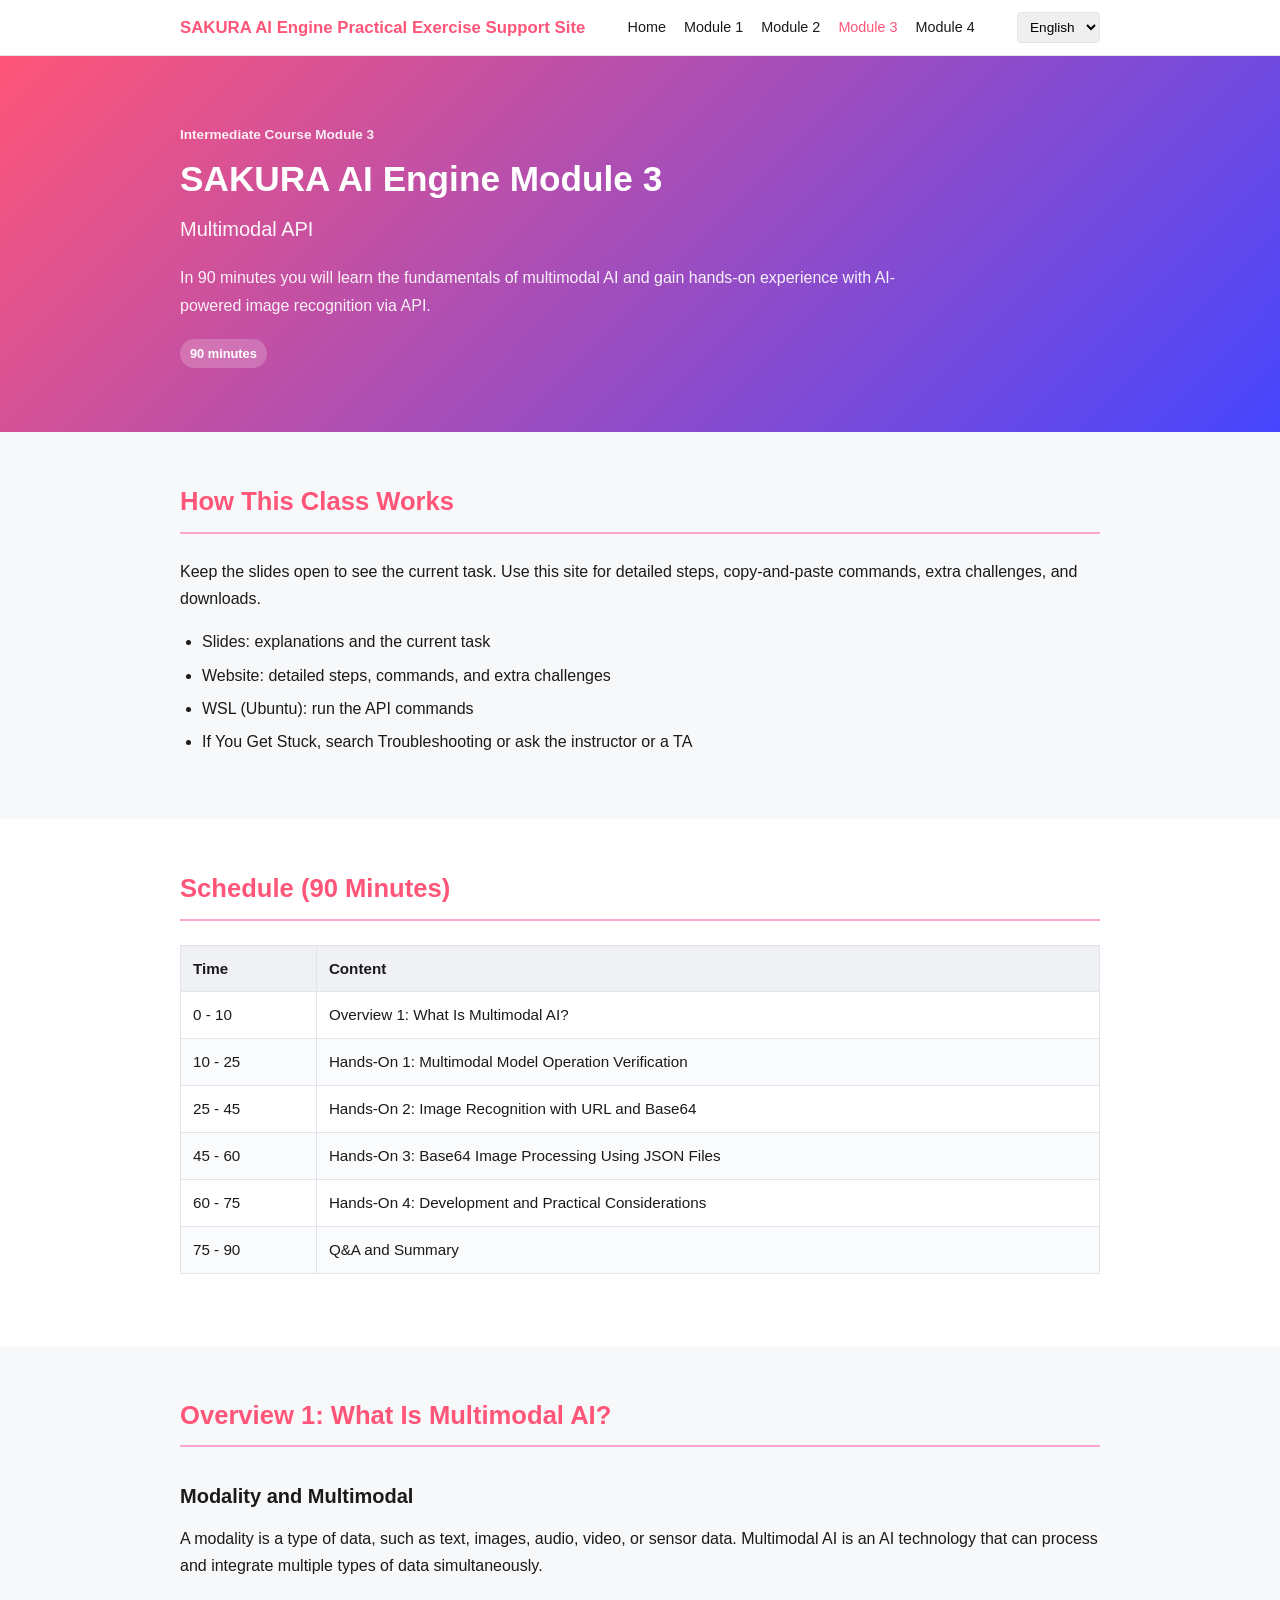
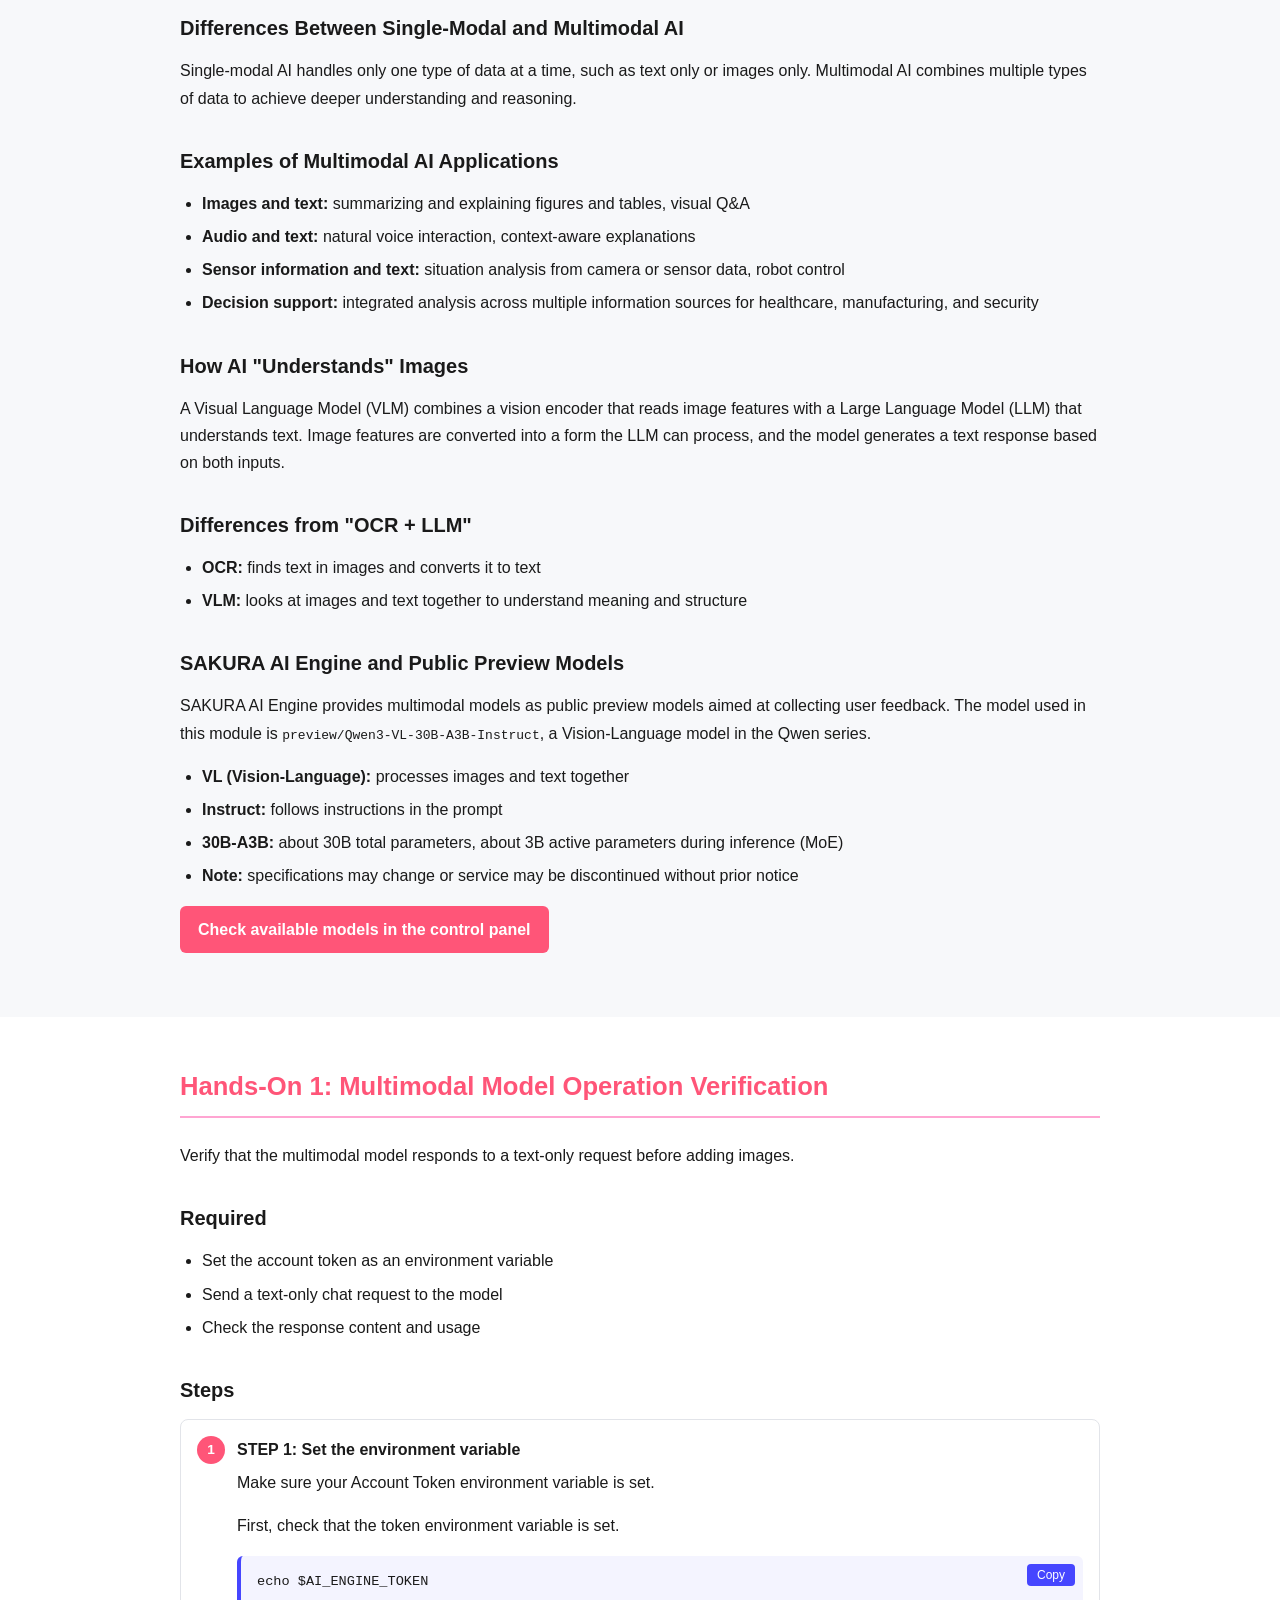
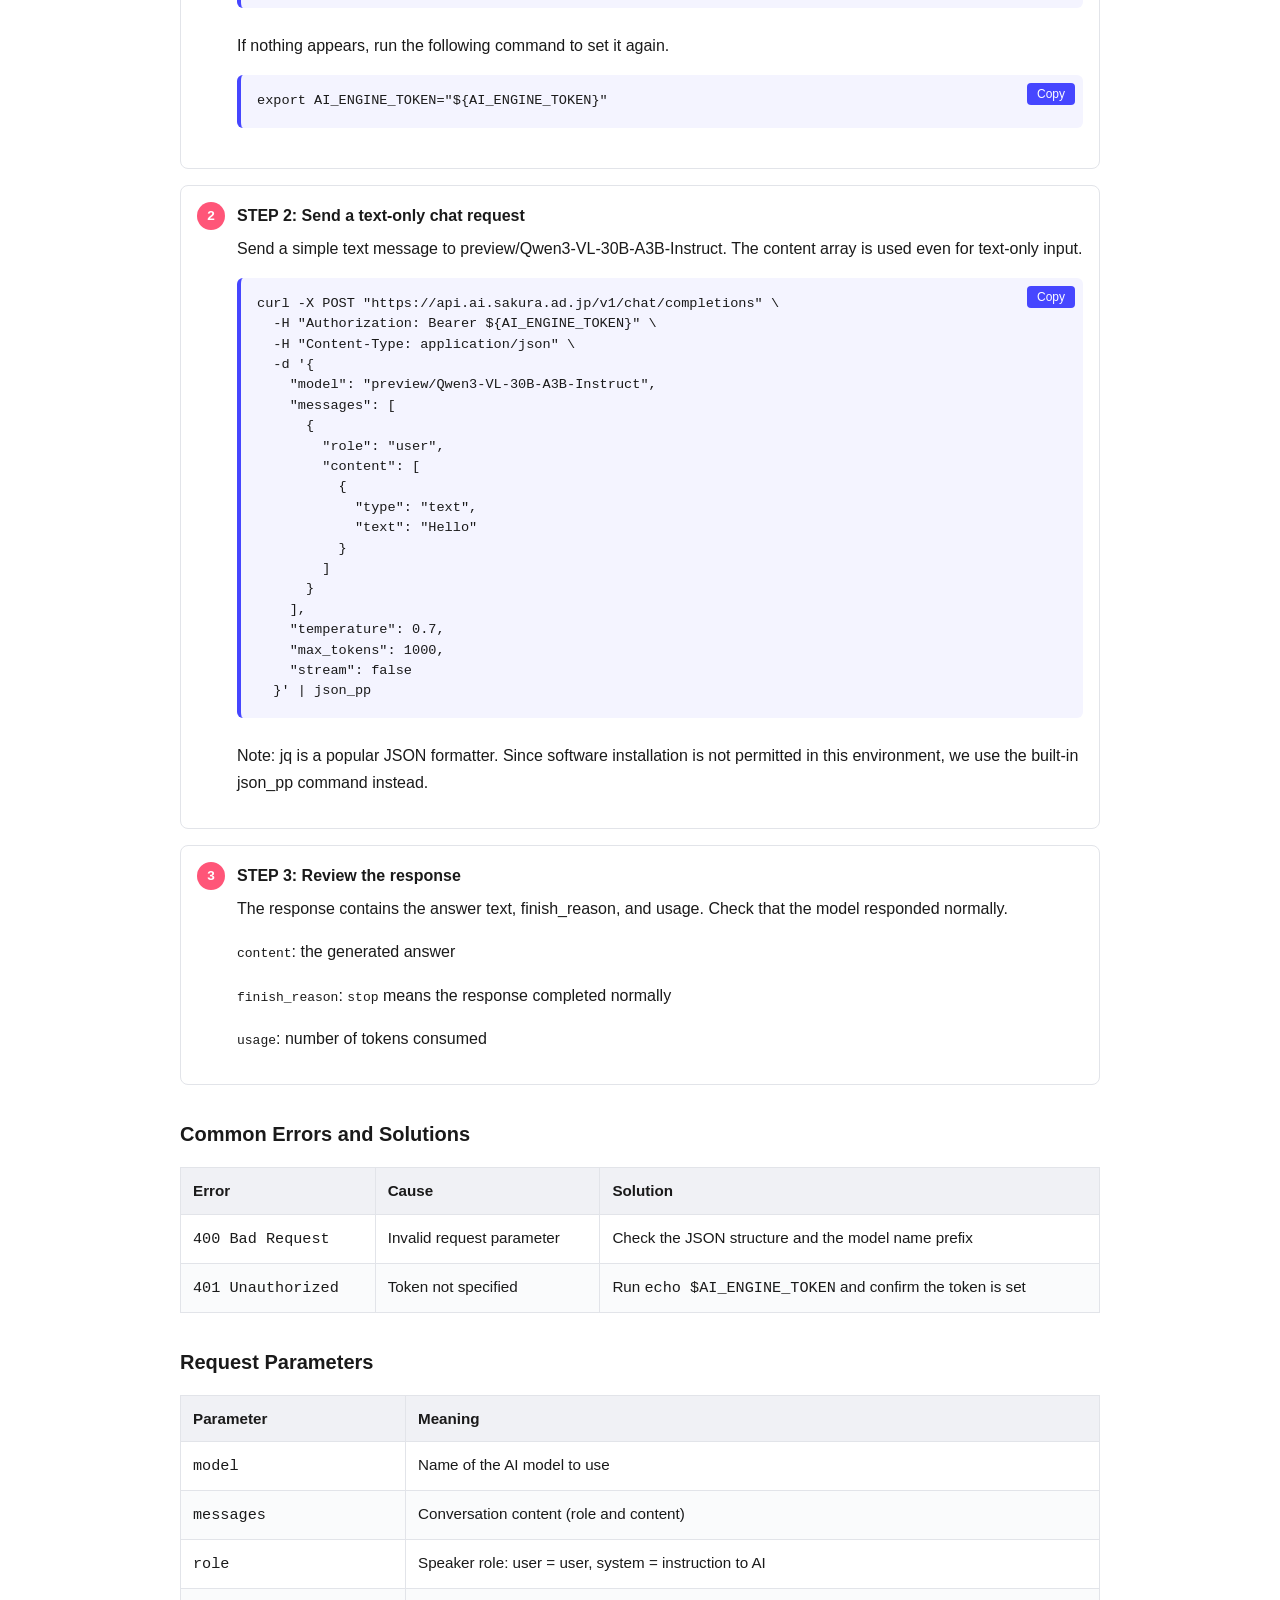
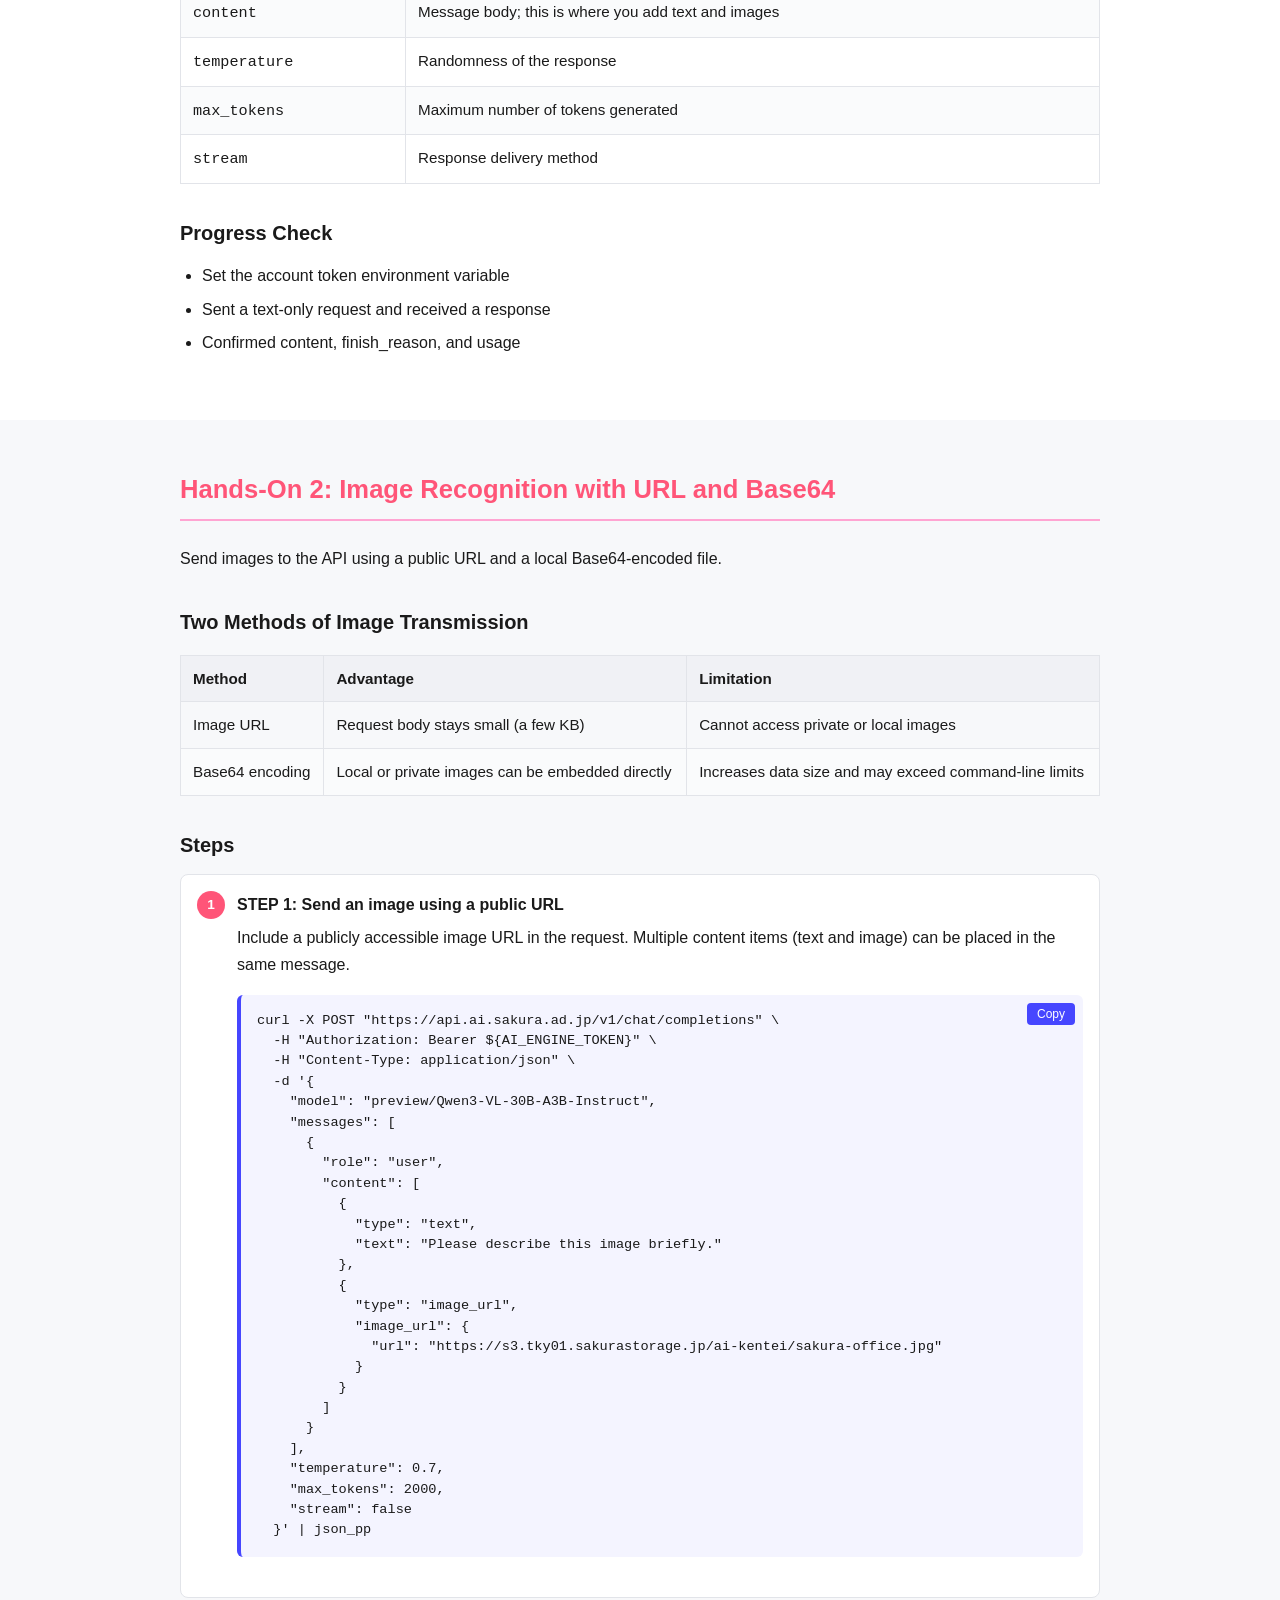
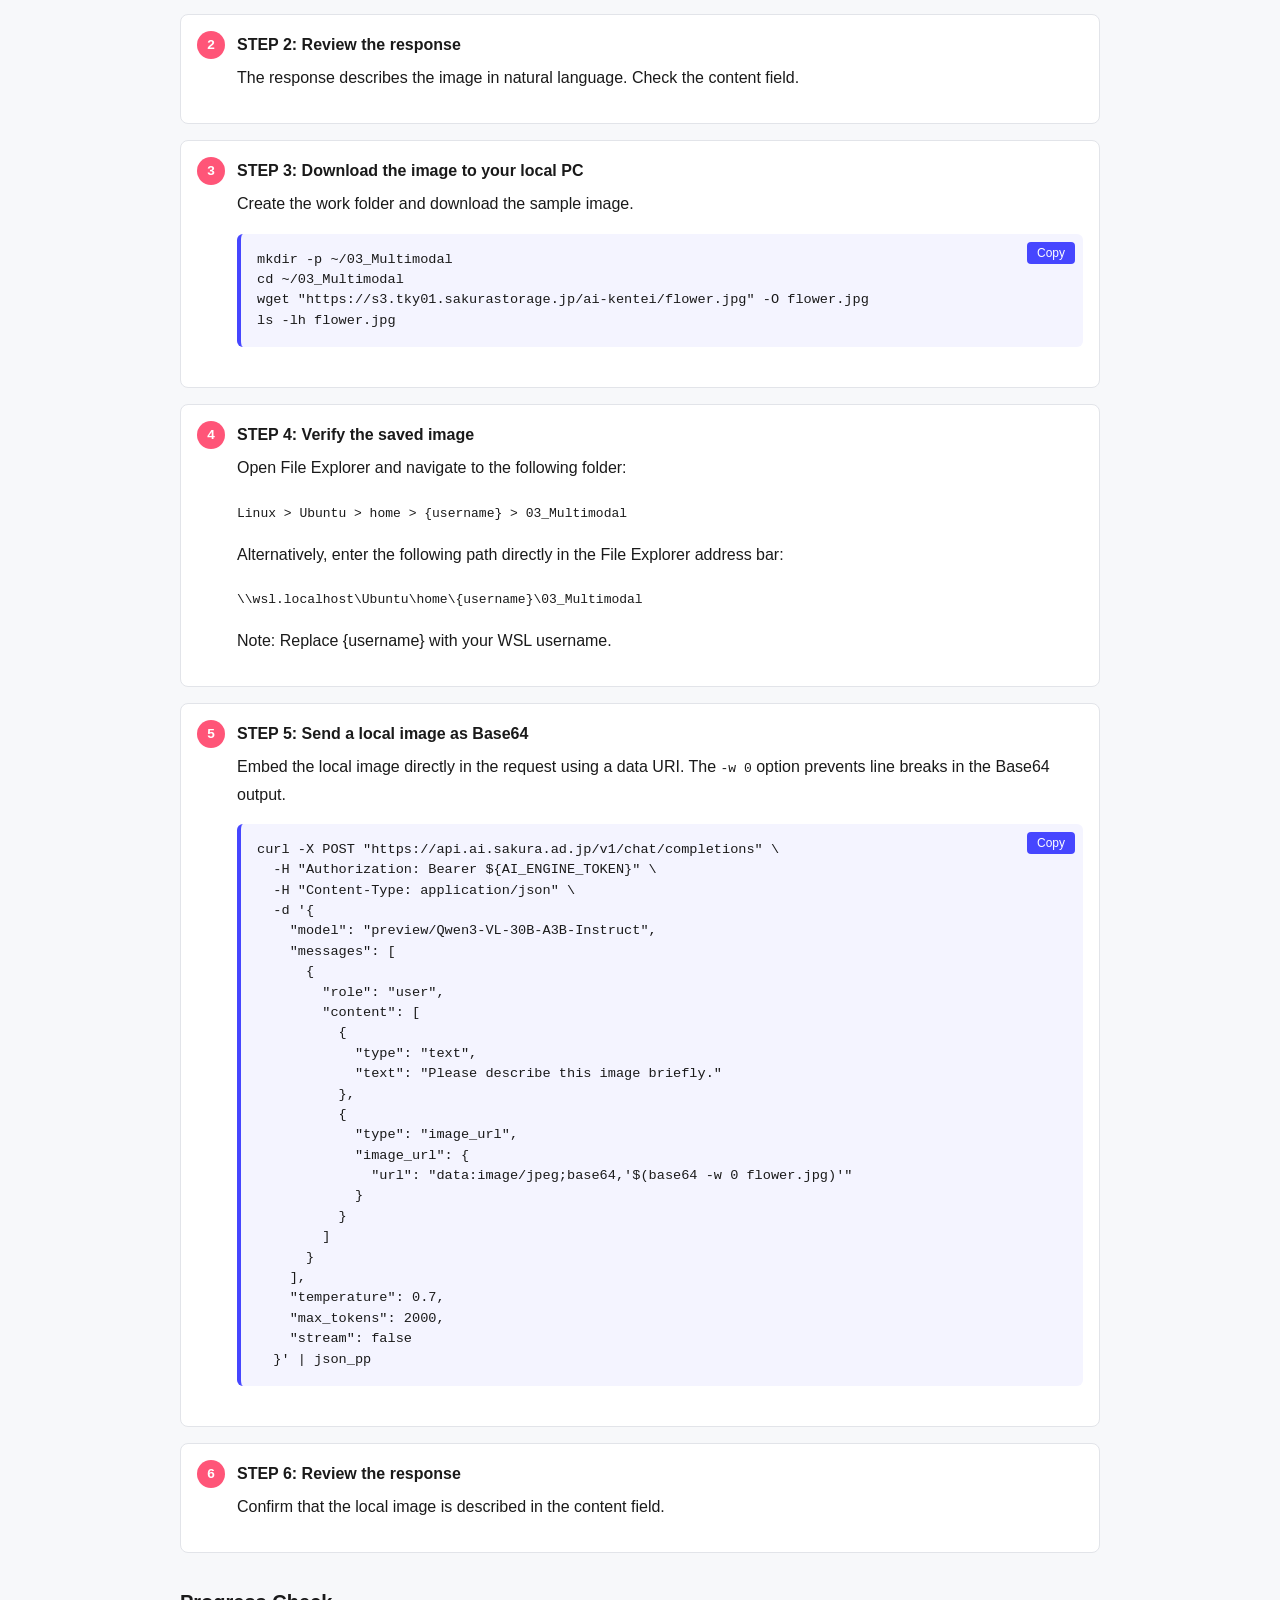
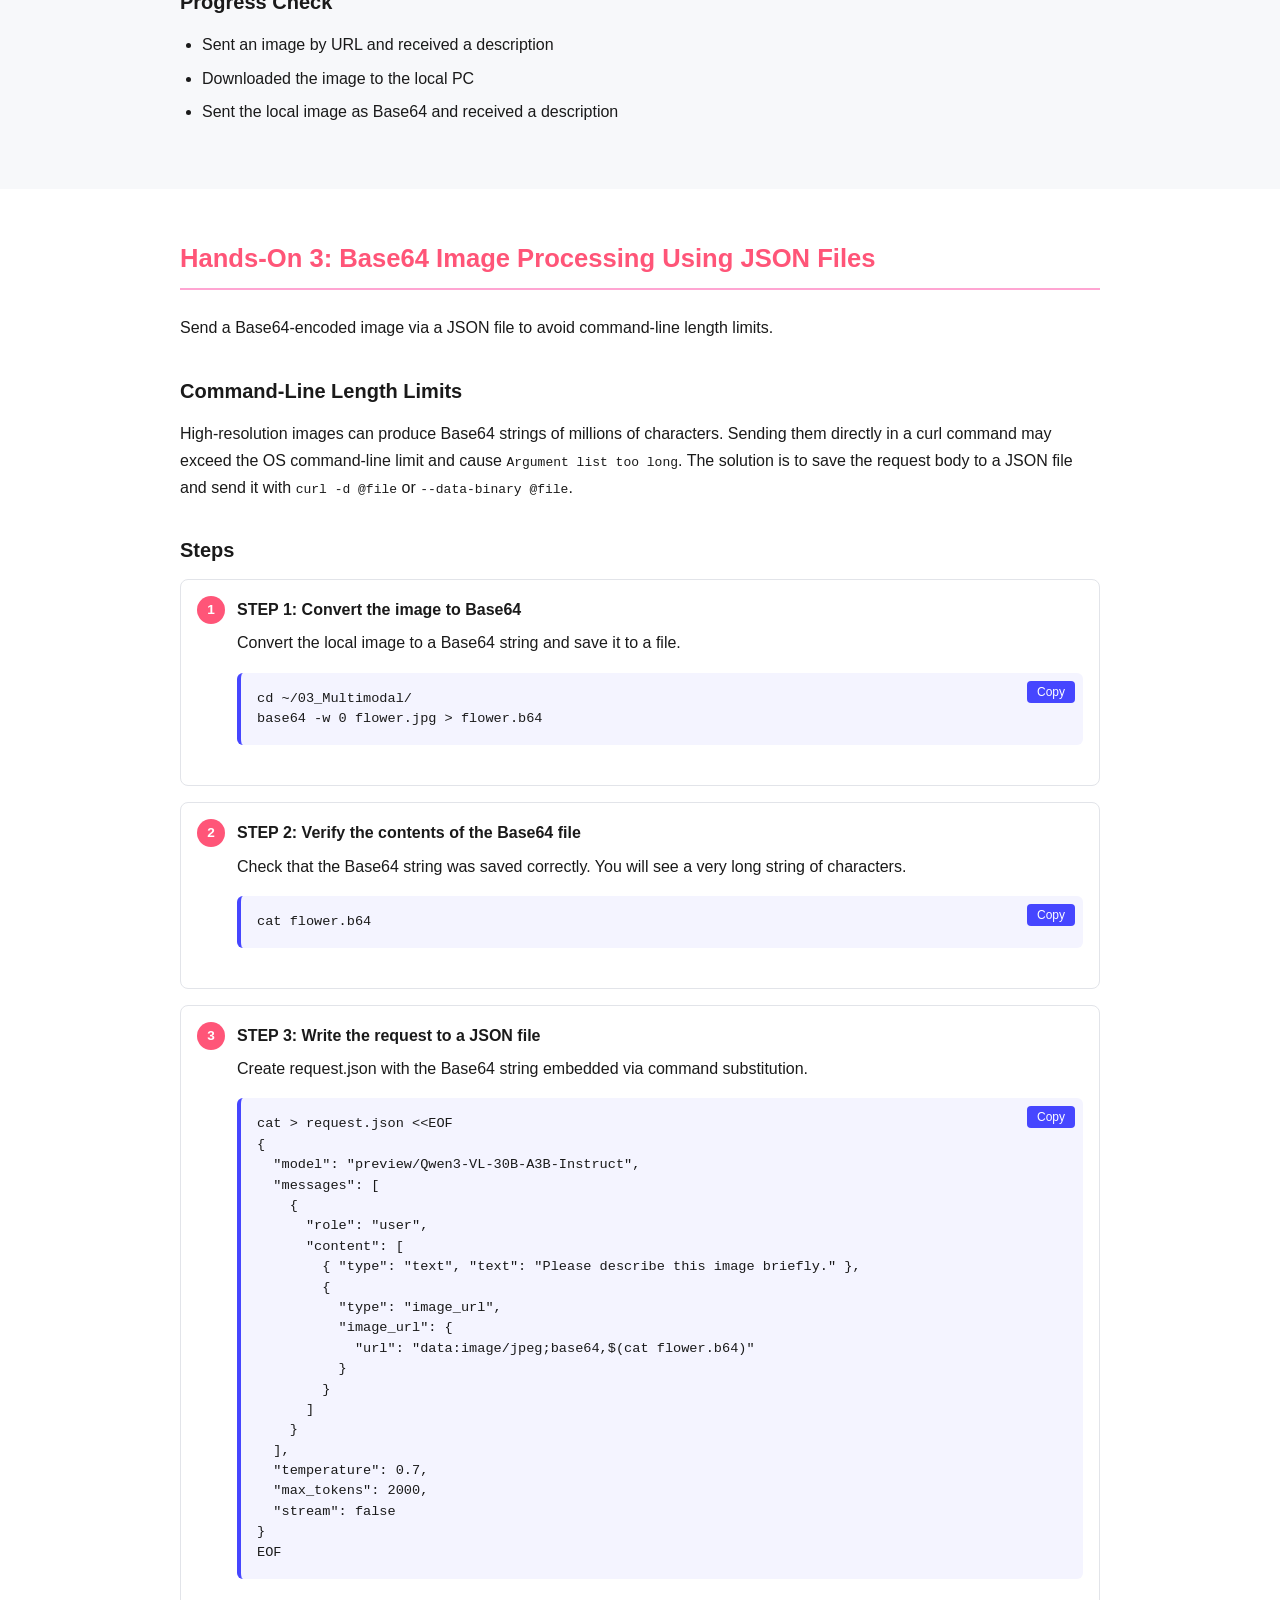
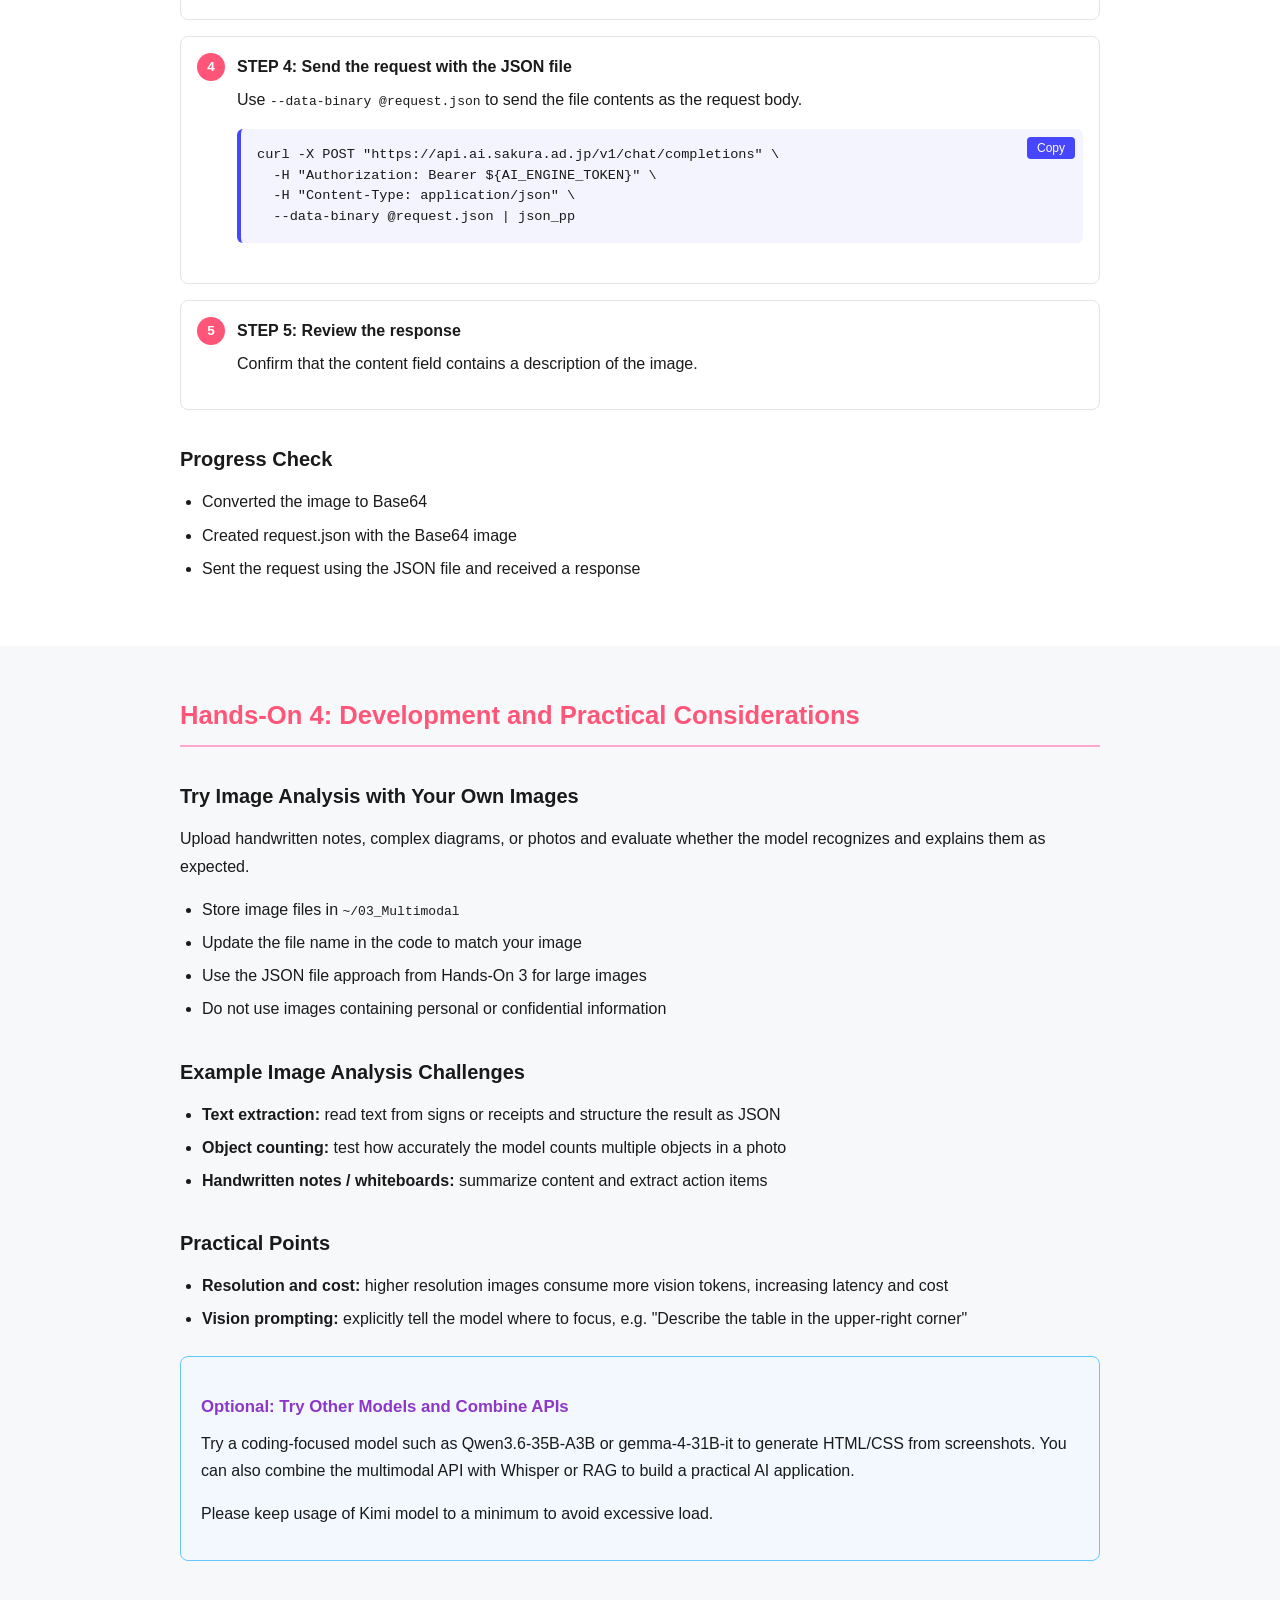
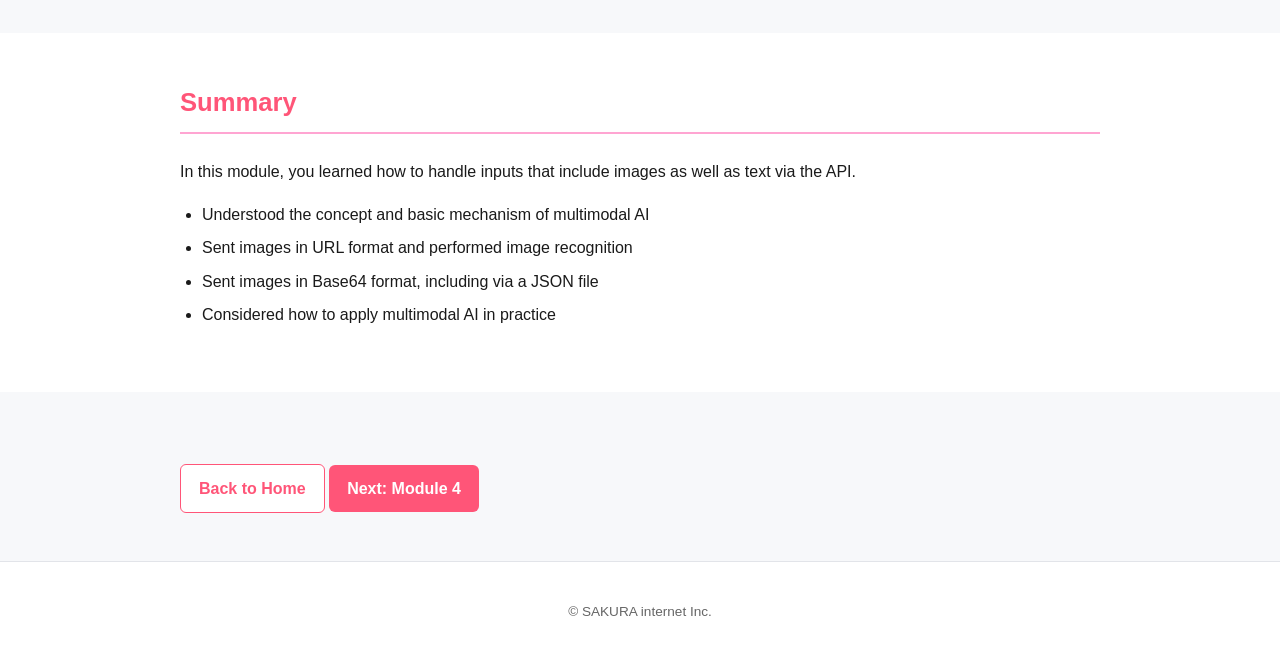
<file: module03.html>
<!DOCTYPE html>
<html lang="en">
<head>
  <meta charset="UTF-8">
  <meta name="viewport" content="width=device-width, initial-scale=1.0">
  <title data-i18n-title="lecture03.pageTitle">SAKURA AI Engine Module 3</title>
  <link rel="stylesheet" href="assets/css/style.css">
</head>
<body>
<header class="site-header">
  <div class="container header-inner">
    <a class="site-title" href="index.html" data-i18n="site.title">SAKURA AI Engine Practical Exercise Support Site</a>
    <nav class="main-nav">
      <a href="index.html" class=" " data-i18n="nav.home">Home</a>
      <a href="module01.html" class=" " data-i18n="nav.lecture1">Module 1</a>
      <a href="module02.html" class=" " data-i18n="nav.lecture2">Module 2</a>
      <a href="module03.html" class="active " data-i18n="nav.lecture3">Module 3</a>
      <a href="module04.html" class=" " data-i18n="nav.lecture4">Module 4</a>
    </nav>
    <select id="lang-switcher" aria-label="Language">
      <option value="en">English</option>
      <option value="ja">日本語</option>
    </select>
  </div>
</header>
<main>
<section class="hero">
  <div class="container">
    <p class="label" data-i18n="lecture03.hero.label">Intermediate Course Module 3</p>
    <h1 data-i18n="lecture03.hero.title">SAKURA AI Engine Module 3</h1>
    <p class="lead" data-i18n="lecture03.hero.lead">Multimodal API</p>
    <p data-i18n="lecture03.hero.desc">In 90 minutes you will learn the fundamentals of multimodal AI and gain hands-on experience with AI-powered image recognition via API.</p>
    <span class="badge" data-i18n="lecture03.hero.duration">90 minutes</span>
  </div>
</section>

<section class="section section-alt">
  <div class="container">
    <h2 data-i18n="lecture03.how.title">How This Class Works</h2>
    <p data-i18n="lecture03.how.desc">Keep the slides open to see the current task. Use this site for detailed steps, copy-and-paste commands, extra challenges, and downloads.</p>
    <ul>
      <li data-i18n="lecture03.how.l1">Slides: explanations and the current task</li>
      <li data-i18n="lecture03.how.l2">Website: detailed steps, commands, and extra challenges</li>
      <li data-i18n="lecture03.how.l3">WSL (Ubuntu): run the API commands</li>
      <li data-i18n="lecture03.how.l4">If You Get Stuck, search Troubleshooting or ask the instructor or a TA</li>
    </ul>
  </div>
</section>

<section class="section" id="schedule">
  <div class="container">
    <h2 data-i18n="lecture03.schedule.title">Schedule (90 Minutes)</h2>
    <table class="info-table">
      <thead>
        <tr>
          <th data-i18n="lecture03.schedule.time">Time</th>
          <th data-i18n="lecture03.schedule.content">Content</th>
        </tr>
      </thead>
      <tbody>
        <tr><td>0 - 10</td><td data-i18n="lecture03.schedule.r1">Overview 1: What Is Multimodal AI?</td></tr>
        <tr><td>10 - 25</td><td data-i18n="lecture03.schedule.r2">Hands-On 1: Multimodal Model Operation Verification</td></tr>
        <tr><td>25 - 45</td><td data-i18n="lecture03.schedule.r3">Hands-On 2: Image Recognition with URL and Base64</td></tr>
        <tr><td>45 - 60</td><td data-i18n="lecture03.schedule.r4">Hands-On 3: Base64 Image Processing Using JSON Files</td></tr>
        <tr><td>60 - 75</td><td data-i18n="lecture03.schedule.r5">Hands-On 4: Development and Practical Considerations</td></tr>
        <tr><td>75 - 90</td><td data-i18n="lecture03.schedule.r6">Q&amp;A and Summary</td></tr>
      </tbody>
    </table>
  </div>
</section>

<section class="section section-alt" id="overview1">
  <div class="container">
    <h2 data-i18n="lecture03.ov1.title">Overview 1: What Is Multimodal AI?</h2>

    <h3 data-i18n="lecture03.ov1.modality.title">Modality and Multimodal</h3>
    <p data-i18n="lecture03.ov1.modality.desc">A modality is a type of data, such as text, images, audio, video, or sensor data. Multimodal AI is an AI technology that can process and integrate multiple types of data simultaneously.</p>

    <h3 data-i18n="lecture03.ov1.diff.title">Differences Between Single-Modal and Multimodal AI</h3>
    <p data-i18n="lecture03.ov1.diff.desc">Single-modal AI handles only one type of data at a time, such as text only or images only. Multimodal AI combines multiple types of data to achieve deeper understanding and reasoning.</p>

    <h3 data-i18n="lecture03.ov1.examples.title">Examples of Multimodal AI Applications</h3>
    <ul>
      <li data-i18n="lecture03.ov1.examples.l1"><strong>Images and text:</strong> summarizing and explaining figures and tables, visual Q&amp;A</li>
      <li data-i18n="lecture03.ov1.examples.l2"><strong>Audio and text:</strong> natural voice interaction, context-aware explanations</li>
      <li data-i18n="lecture03.ov1.examples.l3"><strong>Sensor information and text:</strong> situation analysis from camera or sensor data, robot control</li>
      <li data-i18n="lecture03.ov1.examples.l4"><strong>Decision support:</strong> integrated analysis across multiple information sources for healthcare, manufacturing, and security</li>
    </ul>

    <h3 data-i18n="lecture03.ov1.vlm.title">How AI "Understands" Images</h3>
    <p data-i18n="lecture03.ov1.vlm.desc">A Visual Language Model (VLM) combines a vision encoder that reads image features with a Large Language Model (LLM) that understands text. Image features are converted into a form the LLM can process, and the model generates a text response based on both inputs.</p>

    <h3 data-i18n="lecture03.ov1.ocr.title">Differences from "OCR + LLM"</h3>
    <ul>
      <li data-i18n="lecture03.ov1.ocr.l1"><strong>OCR:</strong> finds text in images and converts it to text</li>
      <li data-i18n="lecture03.ov1.ocr.l2"><strong>VLM:</strong> looks at images and text together to understand meaning and structure</li>
    </ul>

    <h3 data-i18n="lecture03.ov1.model.title">SAKURA AI Engine and Public Preview Models</h3>
    <p data-i18n="lecture03.ov1.model.desc">SAKURA AI Engine provides multimodal models as public preview models aimed at collecting user feedback. The model used in this module is <code>preview/Qwen3-VL-30B-A3B-Instruct</code>, a Vision-Language model in the Qwen series.</p>
    <ul>
      <li data-i18n="lecture03.ov1.model.l1"><strong>VL (Vision-Language):</strong> processes images and text together</li>
      <li data-i18n="lecture03.ov1.model.l2"><strong>Instruct:</strong> follows instructions in the prompt</li>
      <li data-i18n="lecture03.ov1.model.l3"><strong>30B-A3B:</strong> about 30B total parameters, about 3B active parameters during inference (MoE)</li>
      <li data-i18n="lecture03.ov1.model.l4"><strong>Note:</strong> specifications may change or service may be discontinued without prior notice</li>
    </ul>
    <p><a class="btn" href="https://secure.sakura.ad.jp/ai/models/text" target="_blank" rel="noopener" data-i18n="lecture03.ov1.model.link">Check available models in the control panel</a></p>
  </div>
</section>

<section class="section" id="ho1">
  <div class="container">
    <h2 data-i18n="lecture03.ho1.title">Hands-On 1: Multimodal Model Operation Verification</h2>
    <p data-i18n="lecture03.ho1.goal">Verify that the multimodal model responds to a text-only request before adding images.</p>

    <h3 data-i18n="lecture03.ho1.req.title">Required</h3>
    <ul>
      <li data-i18n="lecture03.ho1.req.l1">Set the account token as an environment variable</li>
      <li data-i18n="lecture03.ho1.req.l2">Send a text-only chat request to the model</li>
      <li data-i18n="lecture03.ho1.req.l3">Check the response content and usage</li>
    </ul>

    <h3 data-i18n="lecture03.ho1.steps.title">Steps</h3>
    <ol class="steps">
      <li>
        <strong data-i18n="lecture03.ho1.s1.title">STEP 1: Set the environment variable</strong>
        <p data-i18n="lecture03.ho1.s1.desc">Make sure your Account Token environment variable is set.</p>
        <p data-i18n="lecture03.ho1.s1.check">First, check that the token environment variable is set.</p>
        <div class="code-block"><button class="copy-btn" data-i18n="common.copy">Copy</button><pre><code class="language-bash">echo $AI_ENGINE_TOKEN</code></pre></div>
        <p data-i18n="lecture03.ho1.s1.set">If nothing appears, run the following command to set it again.</p>
        <div class="code-block"><button class="copy-btn" data-i18n="common.copy">Copy</button><pre><code class="language-bash">export AI_ENGINE_TOKEN="${AI_ENGINE_TOKEN}"</code></pre></div>
      </li>
      <li>
        <strong data-i18n="lecture03.ho1.s2.title">STEP 2: Send a text-only chat request</strong>
        <p data-i18n="lecture03.ho1.s2.desc">Send a simple text message to preview/Qwen3-VL-30B-A3B-Instruct. The content array is used even for text-only input.</p>
        <div class="code-block"><button class="copy-btn" data-i18n="common.copy">Copy</button><pre><code class="language-bash">curl -X POST "https://api.ai.sakura.ad.jp/v1/chat/completions" \
  -H "Authorization: Bearer ${AI_ENGINE_TOKEN}" \
  -H "Content-Type: application/json" \
  -d '{
    "model": "preview/Qwen3-VL-30B-A3B-Instruct",
    "messages": [
      {
        "role": "user",
        "content": [
          {
            "type": "text",
            "text": "Hello"
          }
        ]
      }
    ],
    "temperature": 0.7,
    "max_tokens": 1000,
    "stream": false
  }' | json_pp</code></pre></div>
        <p data-i18n="lecture03.ho1.s2.note">Note: jq is a popular JSON formatter. Since software installation is not permitted in this environment, we use the built-in json_pp command instead.</p>
      </li>
      <li>
        <strong data-i18n="lecture03.ho1.s3.title">STEP 3: Review the response</strong>
        <p data-i18n="lecture03.ho1.s3.desc">The response contains the answer text, finish_reason, and usage. Check that the model responded normally.</p>
        <p data-i18n="lecture03.ho1.s3.item1"><code>content</code>: the generated answer</p>
        <p data-i18n="lecture03.ho1.s3.item2"><code>finish_reason</code>: <code>stop</code> means the response completed normally</p>
        <p data-i18n="lecture03.ho1.s3.item3"><code>usage</code>: number of tokens consumed</p>
      </li>
    </ol>

    <h3 data-i18n="lecture03.ho1.errors.title">Common Errors and Solutions</h3>
    <table class="info-table">
      <thead>
        <tr>
          <th data-i18n="lecture03.ho1.errors.error">Error</th>
          <th data-i18n="lecture03.ho1.errors.cause">Cause</th>
          <th data-i18n="lecture03.ho1.errors.fix">Solution</th>
        </tr>
      </thead>
      <tbody>
        <tr>
          <td><code>400 Bad Request</code></td>
          <td data-i18n="lecture03.ho1.errors.e1.cause">Invalid request parameter</td>
          <td data-i18n="lecture03.ho1.errors.e1.fix">Check the JSON structure and the model name prefix</td>
        </tr>
        <tr>
          <td><code>401 Unauthorized</code></td>
          <td data-i18n="lecture03.ho1.errors.e2.cause">Token not specified</td>
          <td data-i18n="lecture03.ho1.errors.e2.fix">Run <code>echo $AI_ENGINE_TOKEN</code> and confirm the token is set</td>
        </tr>
      </tbody>
    </table>

    <h3 data-i18n="lecture03.ho1.params.title">Request Parameters</h3>
    <table class="info-table">
      <thead>
        <tr>
          <th>Parameter</th>
          <th data-i18n="lecture03.ho1.params.meaning">Meaning</th>
        </tr>
      </thead>
      <tbody>
        <tr><td><code>model</code></td><td data-i18n="lecture03.ho1.params.model">Name of the AI model to use</td></tr>
        <tr><td><code>messages</code></td><td data-i18n="lecture03.ho1.params.messages">Conversation content (role and content)</td></tr>
        <tr><td><code>role</code></td><td data-i18n="lecture03.ho1.params.role">Speaker role: user = user, system = instruction to AI</td></tr>
        <tr><td><code>content</code></td><td data-i18n="lecture03.ho1.params.content">Message body; this is where you add text and images</td></tr>
        <tr><td><code>temperature</code></td><td data-i18n="lecture03.ho1.params.temperature">Randomness of the response</td></tr>
        <tr><td><code>max_tokens</code></td><td data-i18n="lecture03.ho1.params.max_tokens">Maximum number of tokens generated</td></tr>
        <tr><td><code>stream</code></td><td data-i18n="lecture03.ho1.params.stream">Response delivery method</td></tr>
      </tbody>
    </table>

    <h3 data-i18n="lecture03.ho1.check.title">Progress Check</h3>
    <ul>
      <li data-i18n="lecture03.ho1.check.l1">Set the account token environment variable</li>
      <li data-i18n="lecture03.ho1.check.l2">Sent a text-only request and received a response</li>
      <li data-i18n="lecture03.ho1.check.l3">Confirmed content, finish_reason, and usage</li>
    </ul>
  </div>
</section>

<section class="section section-alt" id="ho2">
  <div class="container">
    <h2 data-i18n="lecture03.ho2.title">Hands-On 2: Image Recognition with URL and Base64</h2>
    <p data-i18n="lecture03.ho2.goal">Send images to the API using a public URL and a local Base64-encoded file.</p>

    <h3 data-i18n="lecture03.ho2.methods.title">Two Methods of Image Transmission</h3>
    <table class="info-table">
      <thead>
        <tr>
          <th data-i18n="lecture03.ho2.methods.method">Method</th>
          <th data-i18n="lecture03.ho2.methods.advantage">Advantage</th>
          <th data-i18n="lecture03.ho2.methods.limitation">Limitation</th>
        </tr>
      </thead>
      <tbody>
        <tr>
          <td data-i18n="lecture03.ho2.methods.url">Image URL</td>
          <td data-i18n="lecture03.ho2.methods.url_adv">Request body stays small (a few KB)</td>
          <td data-i18n="lecture03.ho2.methods.url_lim">Cannot access private or local images</td>
        </tr>
        <tr>
          <td data-i18n="lecture03.ho2.methods.b64">Base64 encoding</td>
          <td data-i18n="lecture03.ho2.methods.b64_adv">Local or private images can be embedded directly</td>
          <td data-i18n="lecture03.ho2.methods.b64_lim">Increases data size and may exceed command-line limits</td>
        </tr>
      </tbody>
    </table>

    <h3 data-i18n="lecture03.ho2.steps.title">Steps</h3>
    <ol class="steps">
      <li>
        <strong data-i18n="lecture03.ho2.s1.title">STEP 1: Send an image using a public URL</strong>
        <p data-i18n="lecture03.ho2.s1.desc">Include a publicly accessible image URL in the request. Multiple content items (text and image) can be placed in the same message.</p>
        <div class="code-block"><button class="copy-btn" data-i18n="common.copy">Copy</button><pre><code class="language-bash">curl -X POST "https://api.ai.sakura.ad.jp/v1/chat/completions" \
  -H "Authorization: Bearer ${AI_ENGINE_TOKEN}" \
  -H "Content-Type: application/json" \
  -d '{
    "model": "preview/Qwen3-VL-30B-A3B-Instruct",
    "messages": [
      {
        "role": "user",
        "content": [
          {
            "type": "text",
            "text": "Please describe this image briefly."
          },
          {
            "type": "image_url",
            "image_url": {
              "url": "https://s3.tky01.sakurastorage.jp/ai-kentei/sakura-office.jpg"
            }
          }
        ]
      }
    ],
    "temperature": 0.7,
    "max_tokens": 2000,
    "stream": false
  }' | json_pp</code></pre></div>
      </li>
      <li>
        <strong data-i18n="lecture03.ho2.s2.title">STEP 2: Review the response</strong>
        <p data-i18n="lecture03.ho2.s2.desc">The response describes the image in natural language. Check the content field.</p>
      </li>
      <li>
        <strong data-i18n="lecture03.ho2.s3.title">STEP 3: Download the image to your local PC</strong>
        <p data-i18n="lecture03.ho2.s3.desc">Create the work folder and download the sample image.</p>
        <div class="code-block"><button class="copy-btn" data-i18n="common.copy">Copy</button><pre><code class="language-bash">mkdir -p ~/03_Multimodal
cd ~/03_Multimodal
wget "https://s3.tky01.sakurastorage.jp/ai-kentei/flower.jpg" -O flower.jpg
ls -lh flower.jpg</code></pre></div>
      </li>
      <li>
        <strong data-i18n="lecture03.ho2.s4.title">STEP 4: Verify the saved image</strong>
        <p data-i18n="lecture03.ho2.s4.desc1">Open File Explorer and navigate to the following folder:</p>
        <p data-i18n="lecture03.ho2.s4.path1"><code>Linux &gt; Ubuntu &gt; home &gt; {username} &gt; 03_Multimodal</code></p>
        <p data-i18n="lecture03.ho2.s4.desc2">Alternatively, enter the following path directly in the File Explorer address bar:</p>
        <p data-i18n="lecture03.ho2.s4.path2"><code>\\wsl.localhost\Ubuntu\home\{username}\03_Multimodal</code></p>
        <p data-i18n="lecture03.ho2.s4.note">Note: Replace {username} with your WSL username.</p>
      </li>
      <li>
        <strong data-i18n="lecture03.ho2.s5.title">STEP 5: Send a local image as Base64</strong>
        <p data-i18n="lecture03.ho2.s5.desc">Embed the local image directly in the request using a data URI. The <code>-w 0</code> option prevents line breaks in the Base64 output.</p>
        <div class="code-block"><button class="copy-btn" data-i18n="common.copy">Copy</button><pre><code class="language-bash">curl -X POST "https://api.ai.sakura.ad.jp/v1/chat/completions" \
  -H "Authorization: Bearer ${AI_ENGINE_TOKEN}" \
  -H "Content-Type: application/json" \
  -d '{
    "model": "preview/Qwen3-VL-30B-A3B-Instruct",
    "messages": [
      {
        "role": "user",
        "content": [
          {
            "type": "text",
            "text": "Please describe this image briefly."
          },
          {
            "type": "image_url",
            "image_url": {
              "url": "data:image/jpeg;base64,'$(base64 -w 0 flower.jpg)'"
            }
          }
        ]
      }
    ],
    "temperature": 0.7,
    "max_tokens": 2000,
    "stream": false
  }' | json_pp</code></pre></div>
      </li>
      <li>
        <strong data-i18n="lecture03.ho2.s6.title">STEP 6: Review the response</strong>
        <p data-i18n="lecture03.ho2.s6.desc">Confirm that the local image is described in the content field.</p>
      </li>
    </ol>

    <h3 data-i18n="lecture03.ho2.check.title">Progress Check</h3>
    <ul>
      <li data-i18n="lecture03.ho2.check.l1">Sent an image by URL and received a description</li>
      <li data-i18n="lecture03.ho2.check.l2">Downloaded the image to the local PC</li>
      <li data-i18n="lecture03.ho2.check.l3">Sent the local image as Base64 and received a description</li>
    </ul>
  </div>
</section>

<section class="section" id="ho3">
  <div class="container">
    <h2 data-i18n="lecture03.ho3.title">Hands-On 3: Base64 Image Processing Using JSON Files</h2>
    <p data-i18n="lecture03.ho3.goal">Send a Base64-encoded image via a JSON file to avoid command-line length limits.</p>

    <h3 data-i18n="lecture03.ho3.argmax.title">Command-Line Length Limits</h3>
    <p data-i18n="lecture03.ho3.argmax.desc">High-resolution images can produce Base64 strings of millions of characters. Sending them directly in a curl command may exceed the OS command-line limit and cause <code>Argument list too long</code>. The solution is to save the request body to a JSON file and send it with <code>curl -d @file</code> or <code>--data-binary @file</code>.</p>

    <h3 data-i18n="lecture03.ho3.steps.title">Steps</h3>
    <ol class="steps">
      <li>
        <strong data-i18n="lecture03.ho3.s1.title">STEP 1: Convert the image to Base64</strong>
        <p data-i18n="lecture03.ho3.s1.desc">Convert the local image to a Base64 string and save it to a file.</p>
        <div class="code-block"><button class="copy-btn" data-i18n="common.copy">Copy</button><pre><code class="language-bash">cd ~/03_Multimodal/
base64 -w 0 flower.jpg > flower.b64</code></pre></div>
      </li>
      <li>
        <strong data-i18n="lecture03.ho3.s2.title">STEP 2: Verify the contents of the Base64 file</strong>
        <p data-i18n="lecture03.ho3.s2.desc">Check that the Base64 string was saved correctly. You will see a very long string of characters.</p>
        <div class="code-block"><button class="copy-btn" data-i18n="common.copy">Copy</button><pre><code class="language-bash">cat flower.b64</code></pre></div>
      </li>
      <li>
        <strong data-i18n="lecture03.ho3.s3.title">STEP 3: Write the request to a JSON file</strong>
        <p data-i18n="lecture03.ho3.s3.desc">Create request.json with the Base64 string embedded via command substitution.</p>
        <div class="code-block"><button class="copy-btn" data-i18n="common.copy">Copy</button><pre><code class="language-bash">cat > request.json &lt;&lt;EOF
{
  "model": "preview/Qwen3-VL-30B-A3B-Instruct",
  "messages": [
    {
      "role": "user",
      "content": [
        { "type": "text", "text": "Please describe this image briefly." },
        {
          "type": "image_url",
          "image_url": {
            "url": "data:image/jpeg;base64,$(cat flower.b64)"
          }
        }
      ]
    }
  ],
  "temperature": 0.7,
  "max_tokens": 2000,
  "stream": false
}
EOF</code></pre></div>
      </li>
      <li>
        <strong data-i18n="lecture03.ho3.s4.title">STEP 4: Send the request with the JSON file</strong>
        <p data-i18n="lecture03.ho3.s4.desc">Use <code>--data-binary @request.json</code> to send the file contents as the request body.</p>
        <div class="code-block"><button class="copy-btn" data-i18n="common.copy">Copy</button><pre><code class="language-bash">curl -X POST "https://api.ai.sakura.ad.jp/v1/chat/completions" \
  -H "Authorization: Bearer ${AI_ENGINE_TOKEN}" \
  -H "Content-Type: application/json" \
  --data-binary @request.json | json_pp</code></pre></div>
      </li>
      <li>
        <strong data-i18n="lecture03.ho3.s5.title">STEP 5: Review the response</strong>
        <p data-i18n="lecture03.ho3.s5.desc">Confirm that the content field contains a description of the image.</p>
      </li>
    </ol>

    <h3 data-i18n="lecture03.ho3.check.title">Progress Check</h3>
    <ul>
      <li data-i18n="lecture03.ho3.check.l1">Converted the image to Base64</li>
      <li data-i18n="lecture03.ho3.check.l2">Created request.json with the Base64 image</li>
      <li data-i18n="lecture03.ho3.check.l3">Sent the request using the JSON file and received a response</li>
    </ul>
  </div>
</section>

<section class="section section-alt" id="ho4">
  <div class="container">
    <h2 data-i18n="lecture03.ho4.title">Hands-On 4: Development and Practical Considerations</h2>

    <h3 data-i18n="lecture03.ho4.own.title">Try Image Analysis with Your Own Images</h3>
    <p data-i18n="lecture03.ho4.own.desc">Upload handwritten notes, complex diagrams, or photos and evaluate whether the model recognizes and explains them as expected.</p>
    <ul>
      <li data-i18n="lecture03.ho4.own.l1">Store image files in <code>~/03_Multimodal</code></li>
      <li data-i18n="lecture03.ho4.own.l2">Update the file name in the code to match your image</li>
      <li data-i18n="lecture03.ho4.own.l3">Use the JSON file approach from Hands-On 3 for large images</li>
      <li data-i18n="lecture03.ho4.own.l4">Do not use images containing personal or confidential information</li>
    </ul>

    <h3 data-i18n="lecture03.ho4.challenges.title">Example Image Analysis Challenges</h3>
    <ul>
      <li data-i18n="lecture03.ho4.challenges.l1"><strong>Text extraction:</strong> read text from signs or receipts and structure the result as JSON</li>
      <li data-i18n="lecture03.ho4.challenges.l2"><strong>Object counting:</strong> test how accurately the model counts multiple objects in a photo</li>
      <li data-i18n="lecture03.ho4.challenges.l3"><strong>Handwritten notes / whiteboards:</strong> summarize content and extract action items</li>
    </ul>

    <h3 data-i18n="lecture03.ho4.practical.title">Practical Points</h3>
    <ul>
      <li data-i18n="lecture03.ho4.practical.l1"><strong>Resolution and cost:</strong> higher resolution images consume more vision tokens, increasing latency and cost</li>
      <li data-i18n="lecture03.ho4.practical.l2"><strong>Vision prompting:</strong> explicitly tell the model where to focus, e.g. "Describe the table in the upper-right corner"</li>
    </ul>

    <div class="callout">
      <h4 data-i18n="lecture03.ho4.optional.title">Optional: Try Other Models and Combine APIs</h4>
      <p data-i18n="lecture03.ho4.optional.desc">Try a coding-focused model such as Qwen3.6-35B-A3B or gemma-4-31B-it to generate HTML/CSS from screenshots. You can also combine the multimodal API with Whisper or RAG to build a practical AI application.</p>
      <p data-i18n="lecture03.ho4.optional.kimi">Please keep usage of Kimi model to a minimum to avoid excessive load.</p>
    </div>
  </div>
</section>

<section class="section" id="summary">
  <div class="container">
    <h2 data-i18n="lecture03.summary.title">Summary</h2>
    <p data-i18n="lecture03.summary.desc">In this module, you learned how to handle inputs that include images as well as text via the API.</p>
    <ul>
      <li data-i18n="lecture03.summary.l1">Understood the concept and basic mechanism of multimodal AI</li>
      <li data-i18n="lecture03.summary.l2">Sent images in URL format and performed image recognition</li>
      <li data-i18n="lecture03.summary.l3">Sent images in Base64 format, including via a JSON file</li>
      <li data-i18n="lecture03.summary.l4">Considered how to apply multimodal AI in practice</li>
    </ul>
  </div>
</section>

<section class="section section-alt"><div class="container"><nav class="page-nav"><a href="index.html" class="btn btn-secondary" data-i18n="common.back_home">Back to Home</a> <a href="module04.html" class="btn" data-i18n="lecture03.next">Next: Module 4</a></nav></div></section>
</main>

<footer class="site-footer">
  <div class="container">
    <p data-i18n="footer.copy">&copy; SAKURA internet Inc.</p>
  </div>
</footer>
<script src="assets/js/i18n.js"></script>
</body>
</html>
</file>
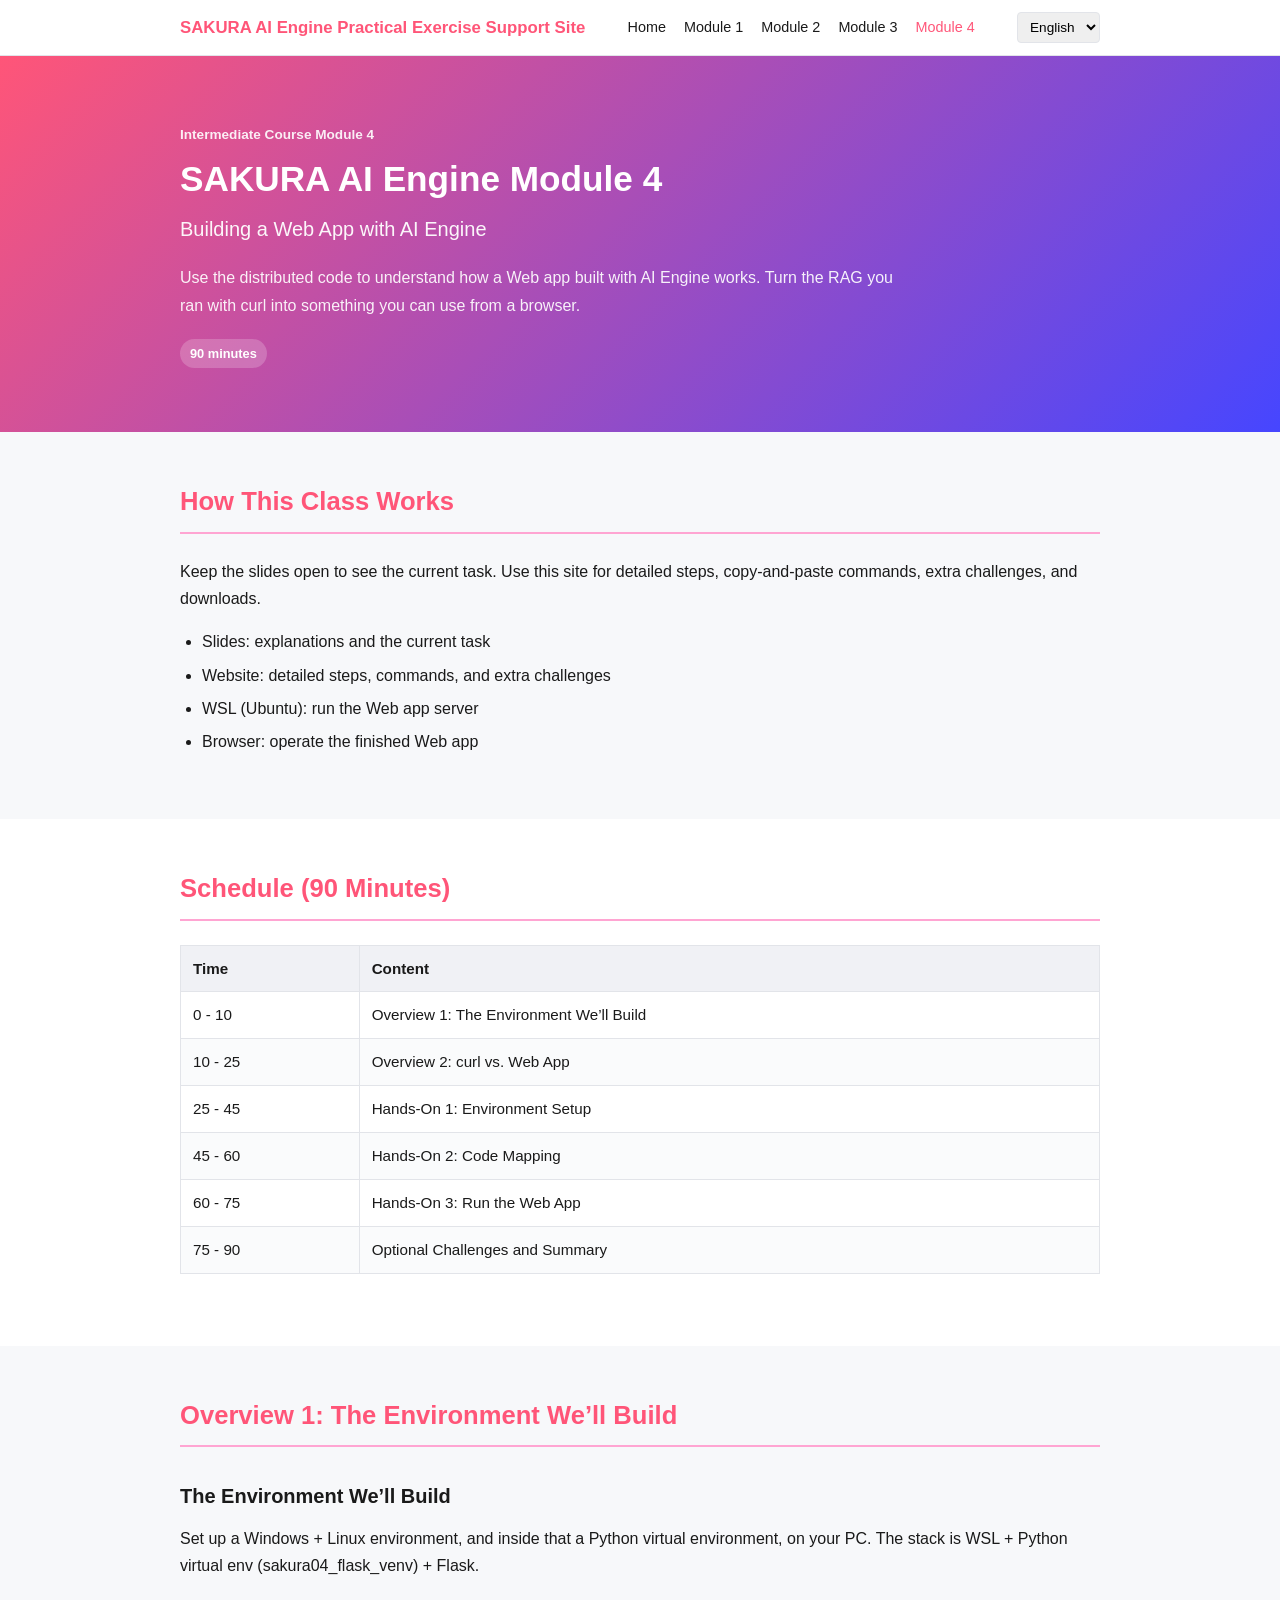
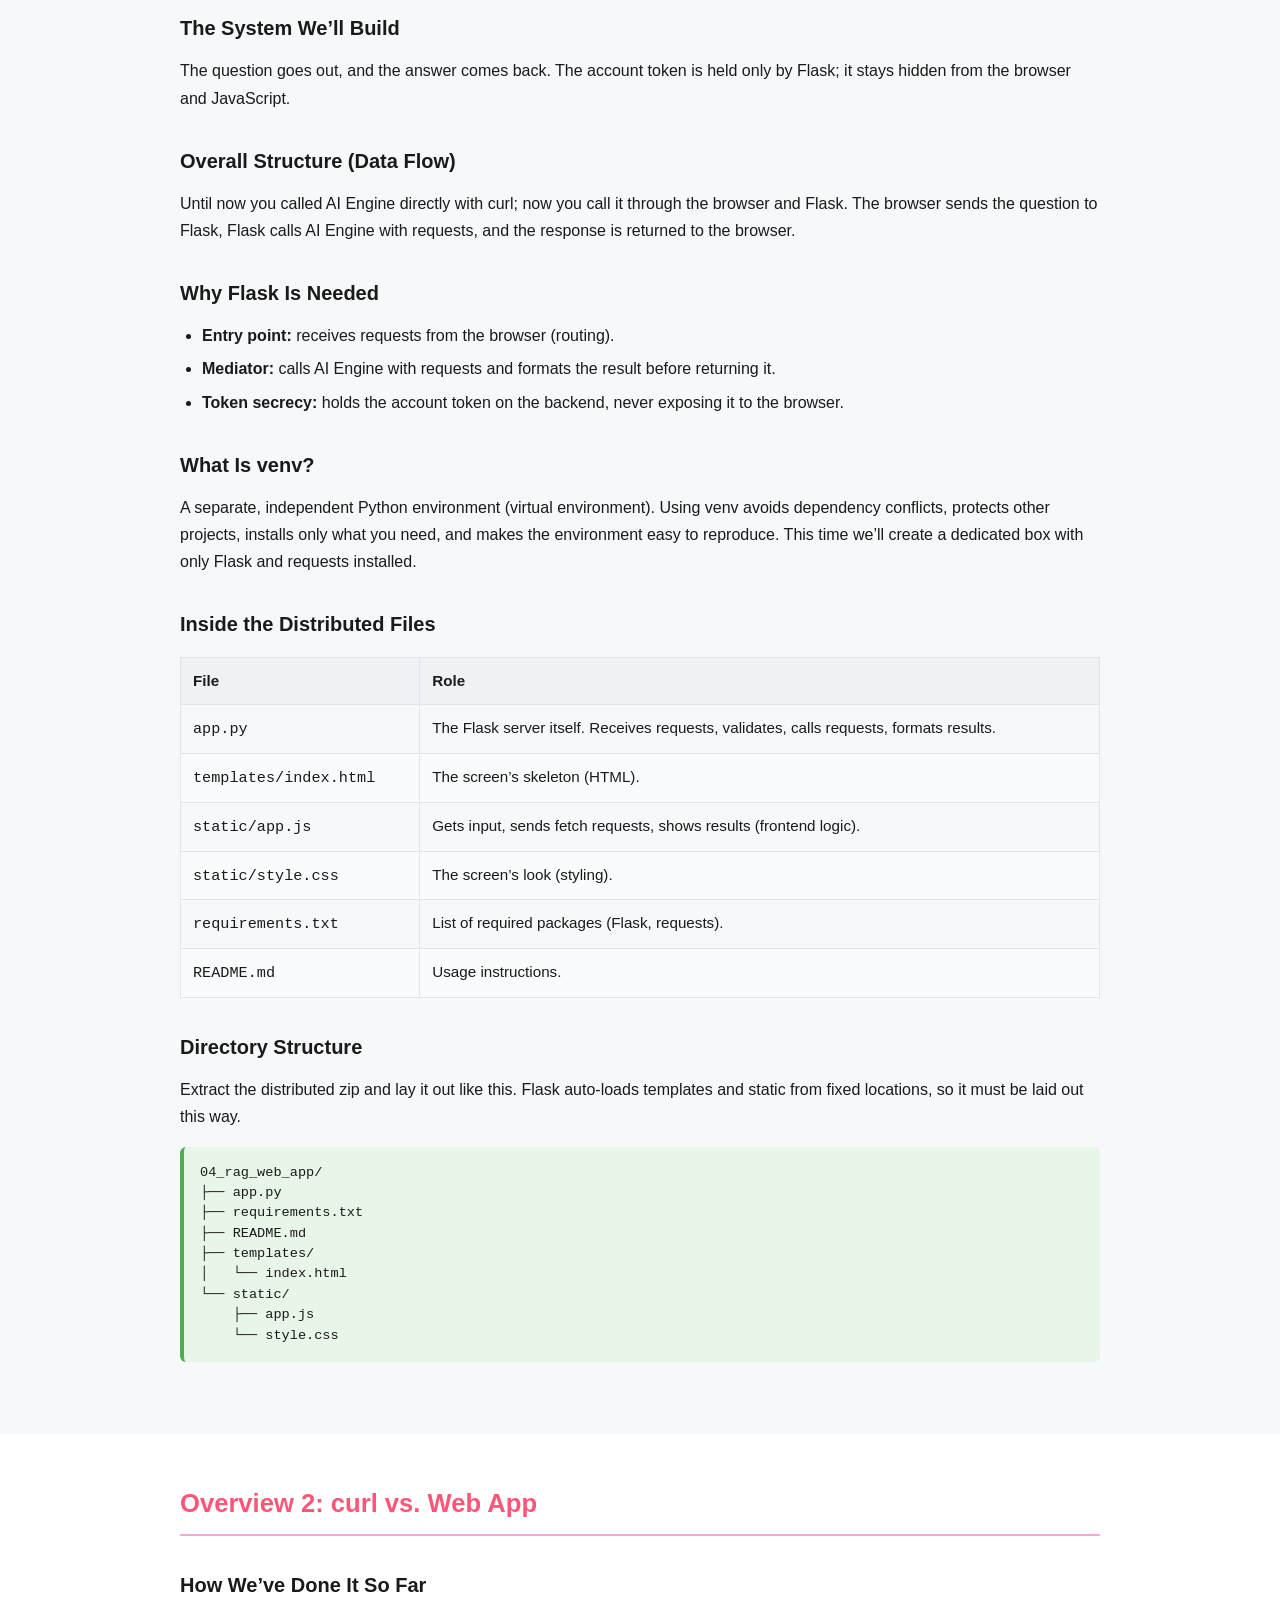
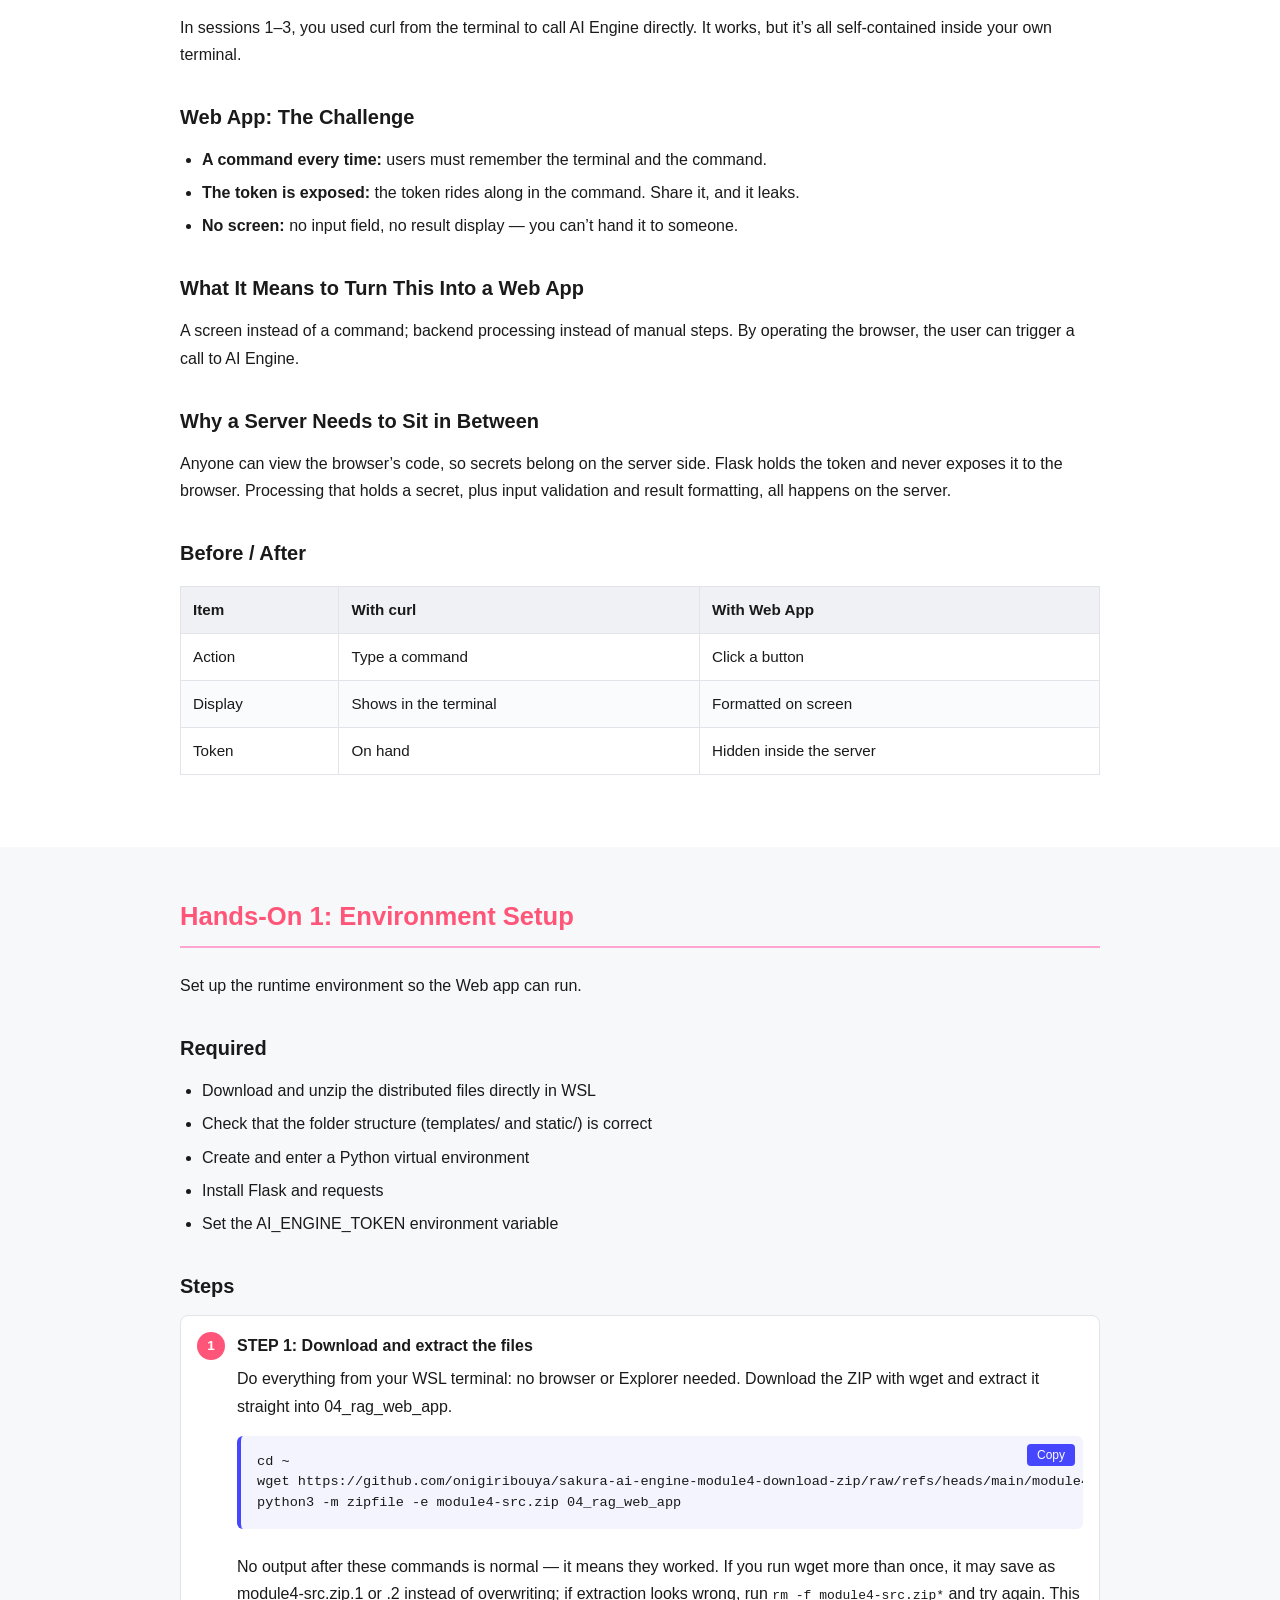
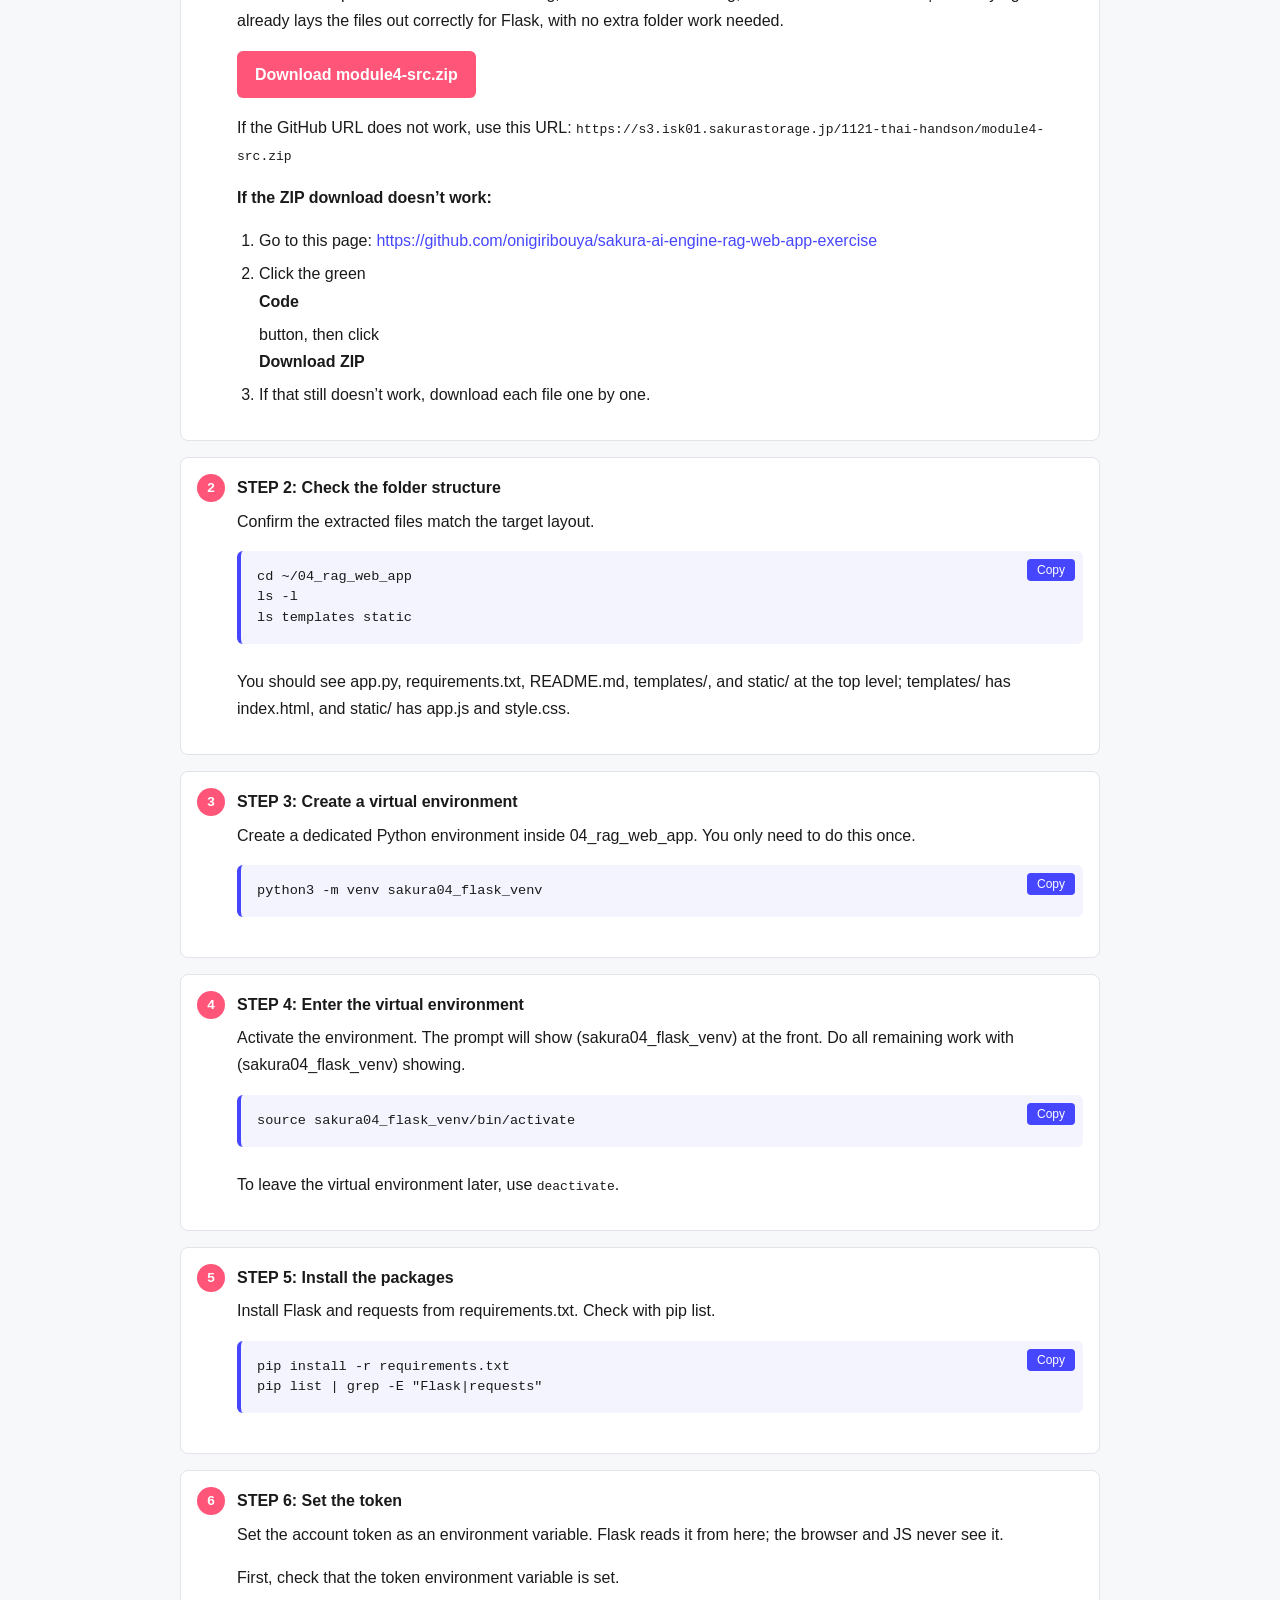
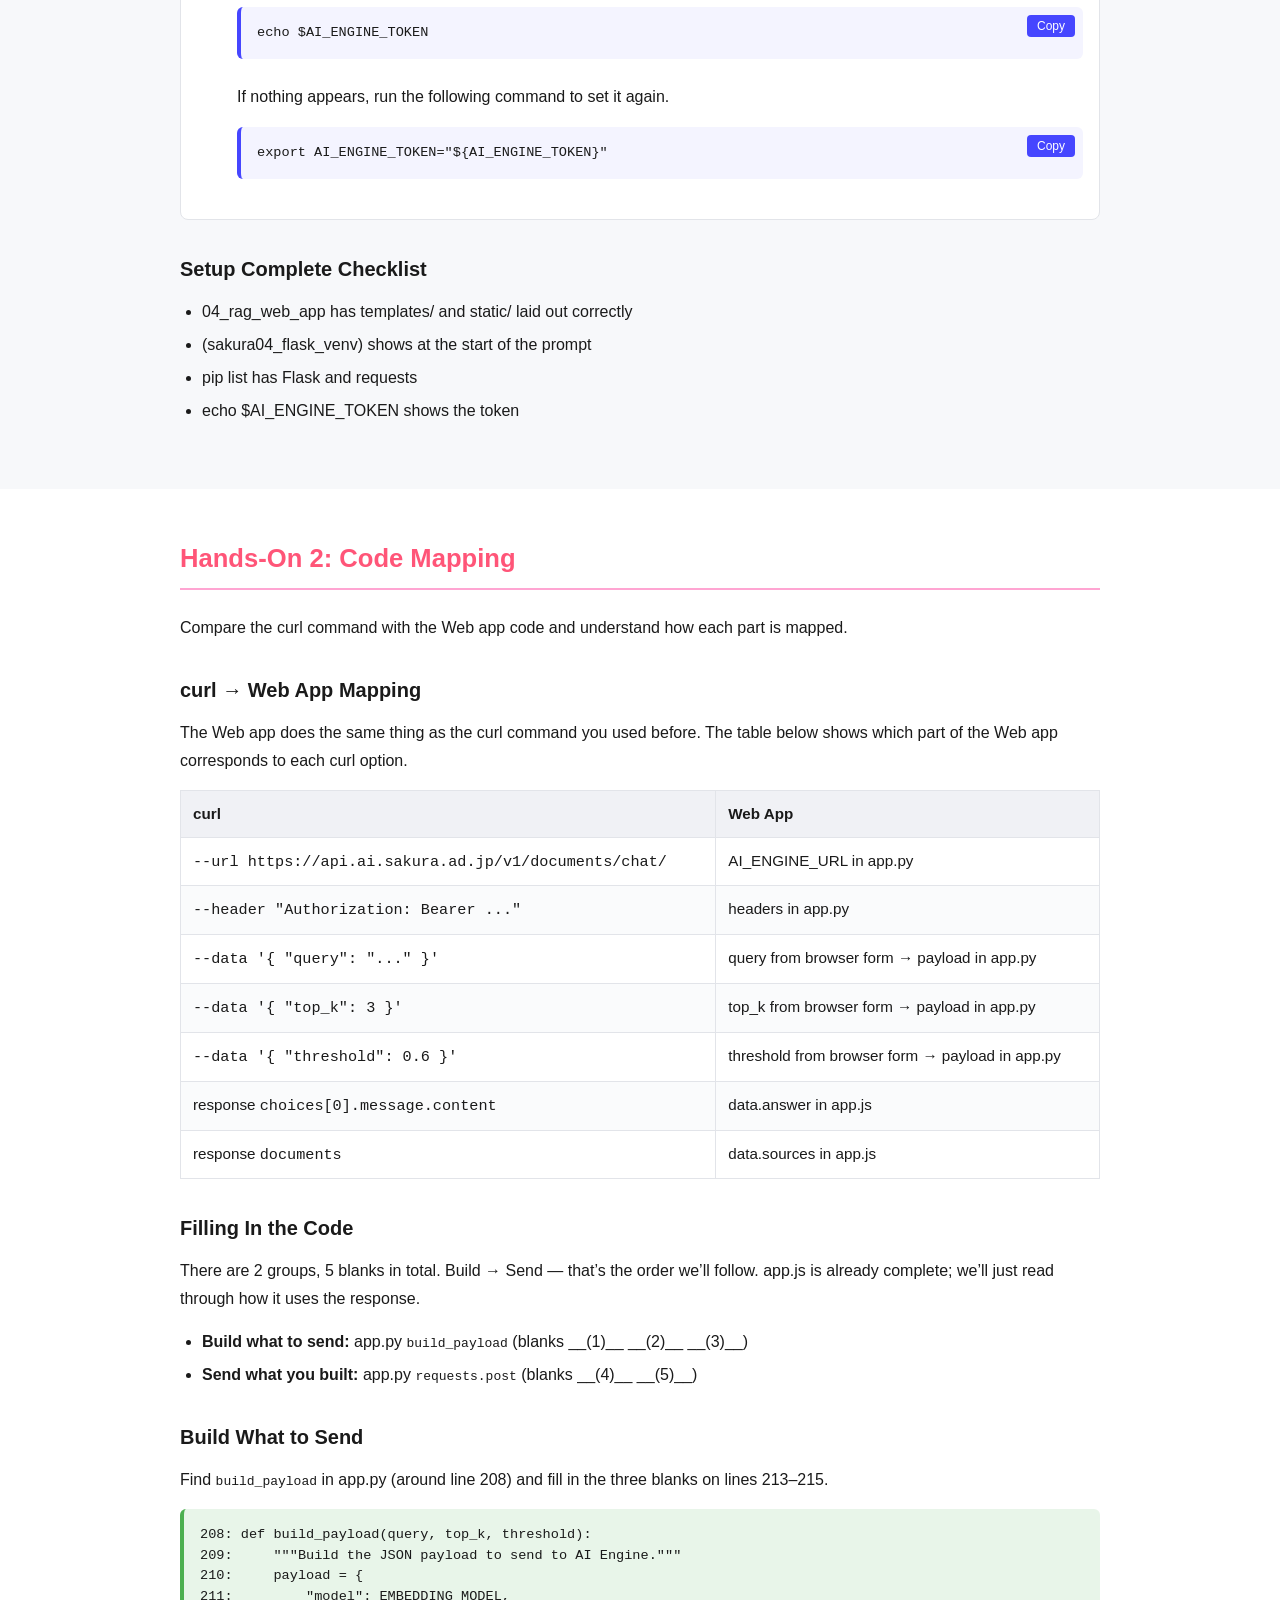
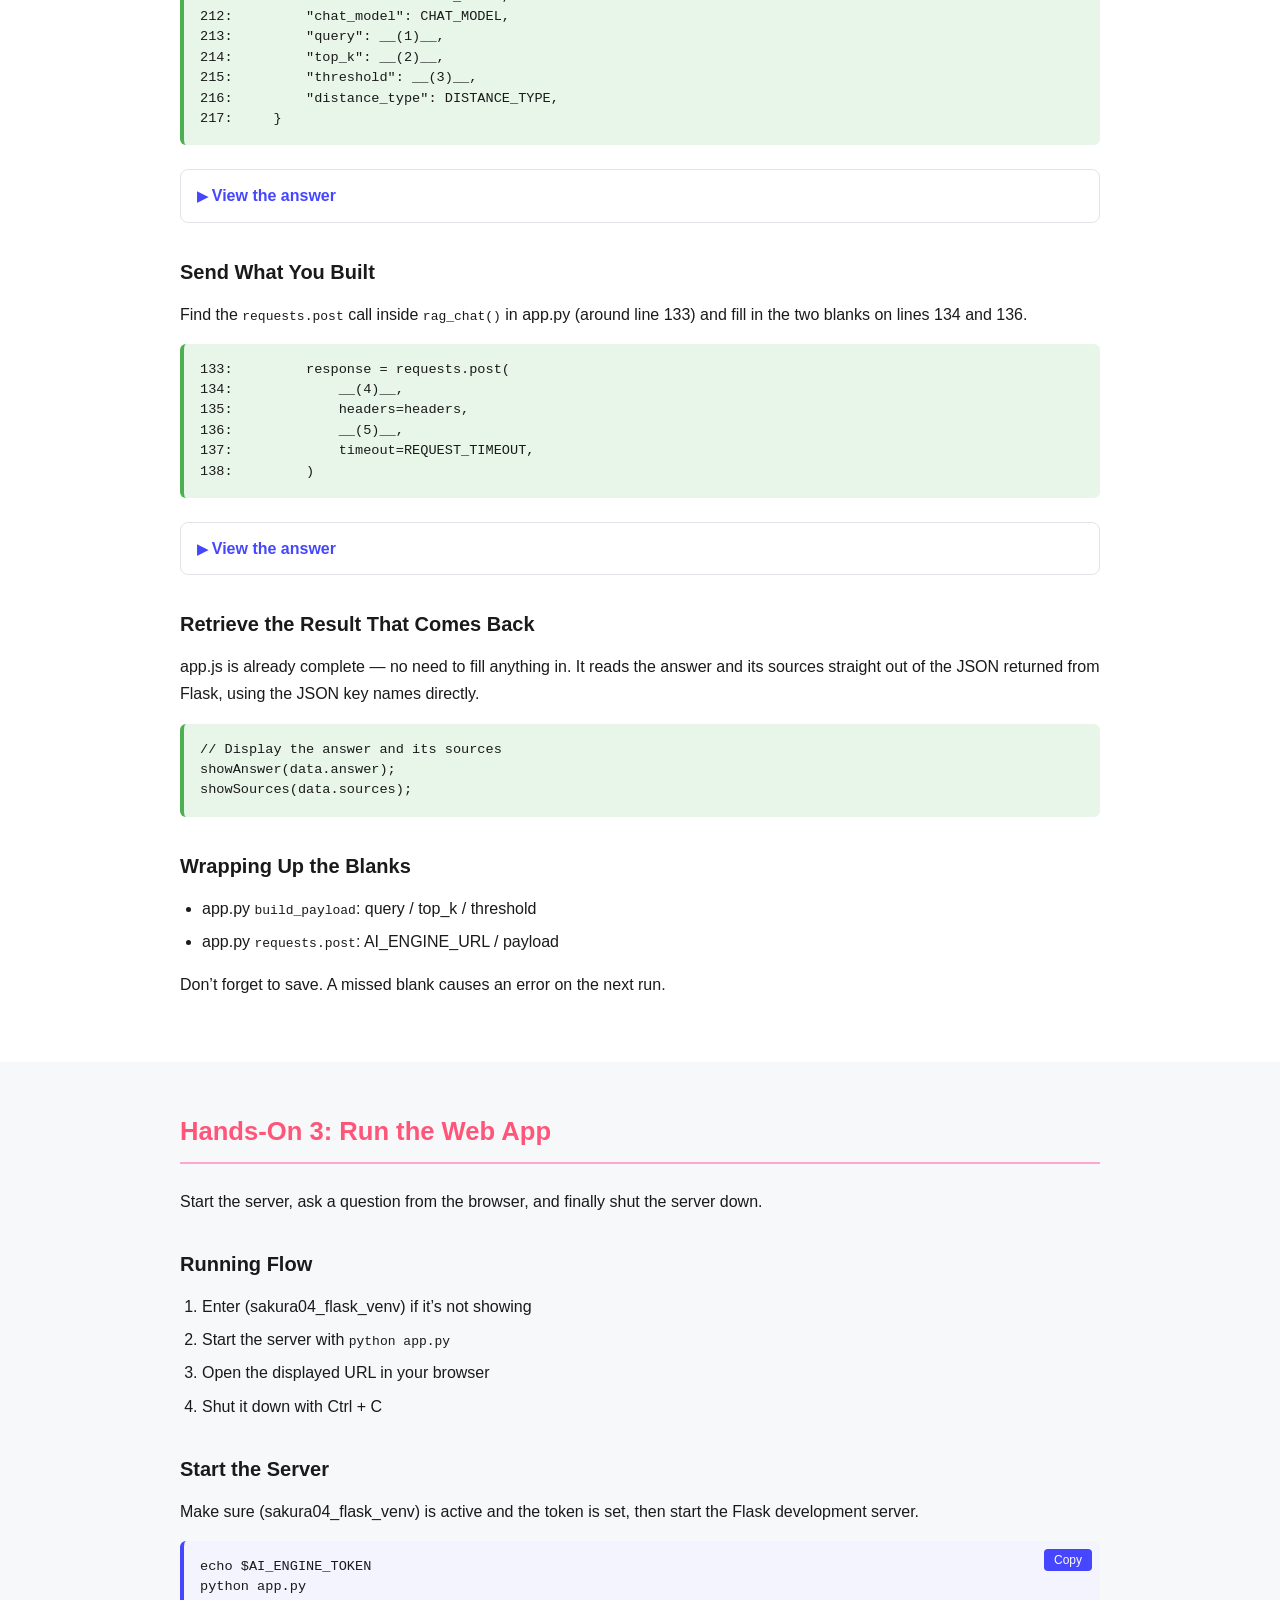
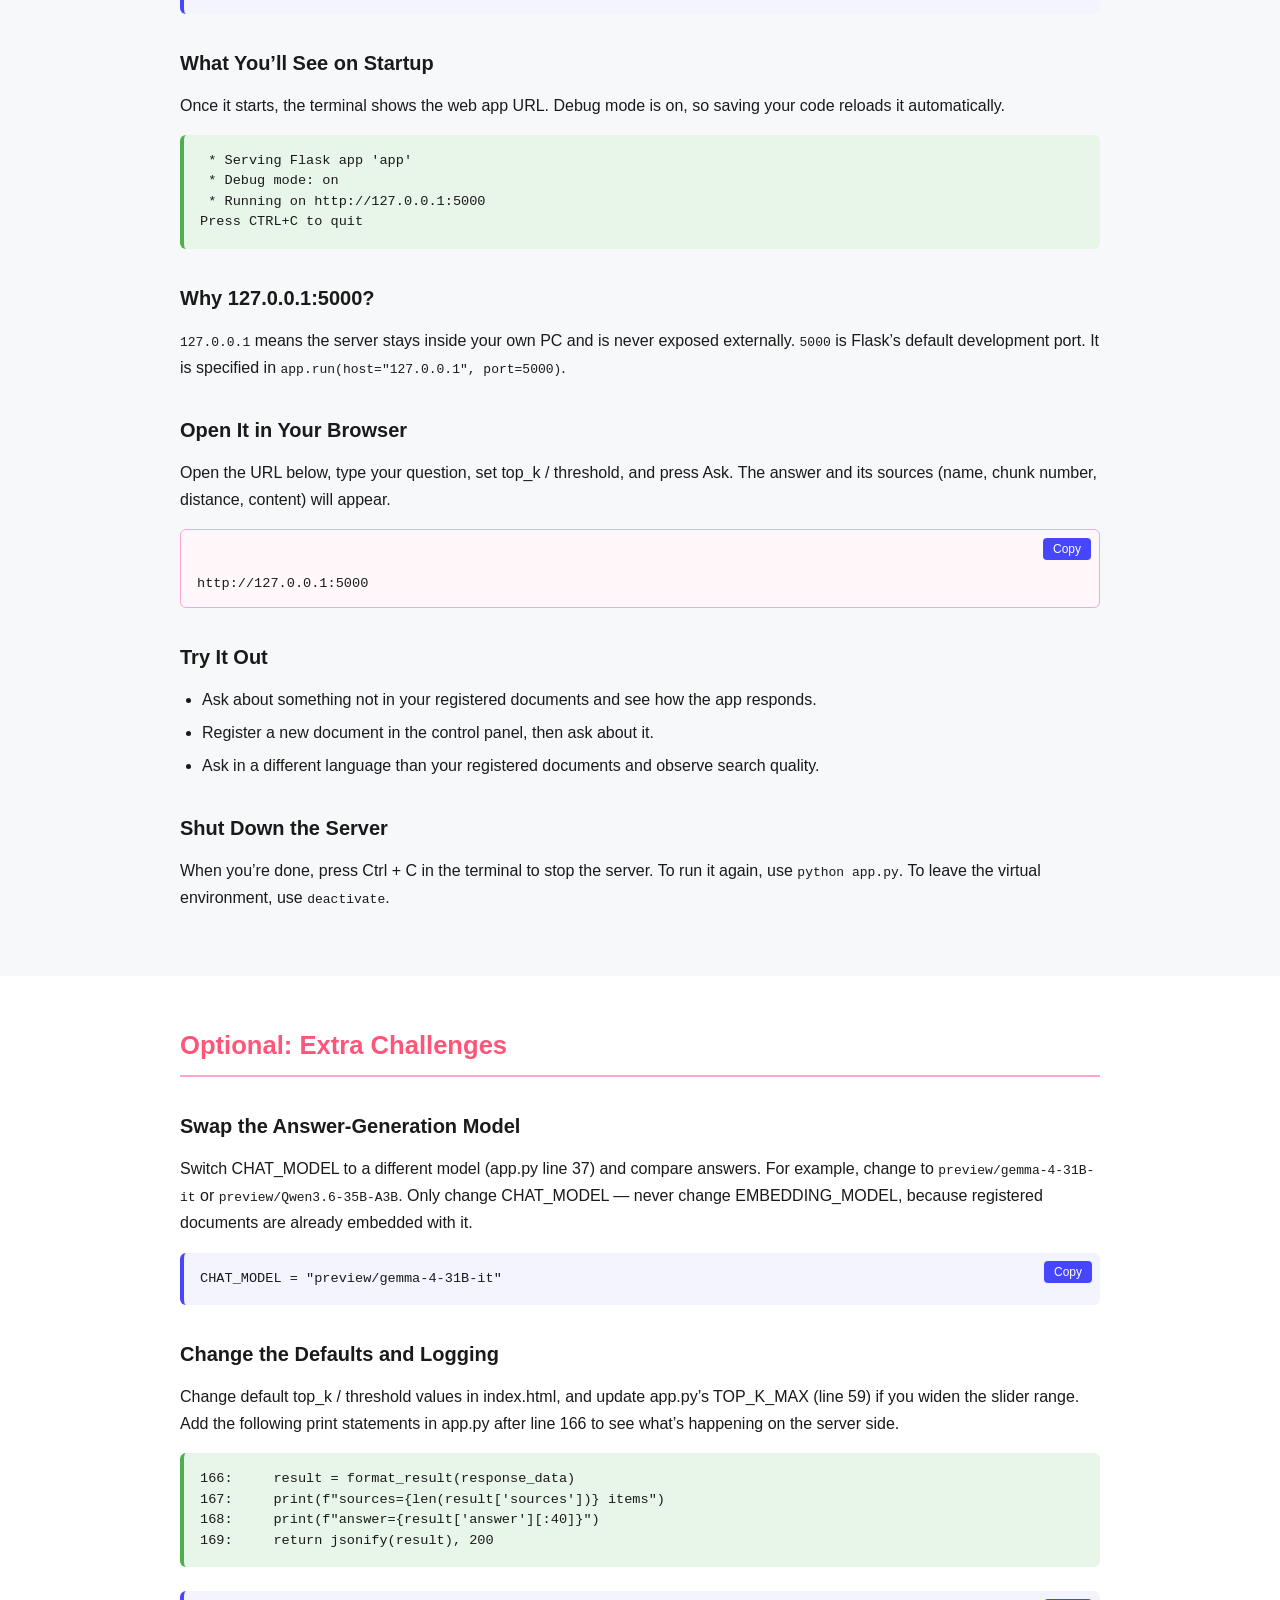
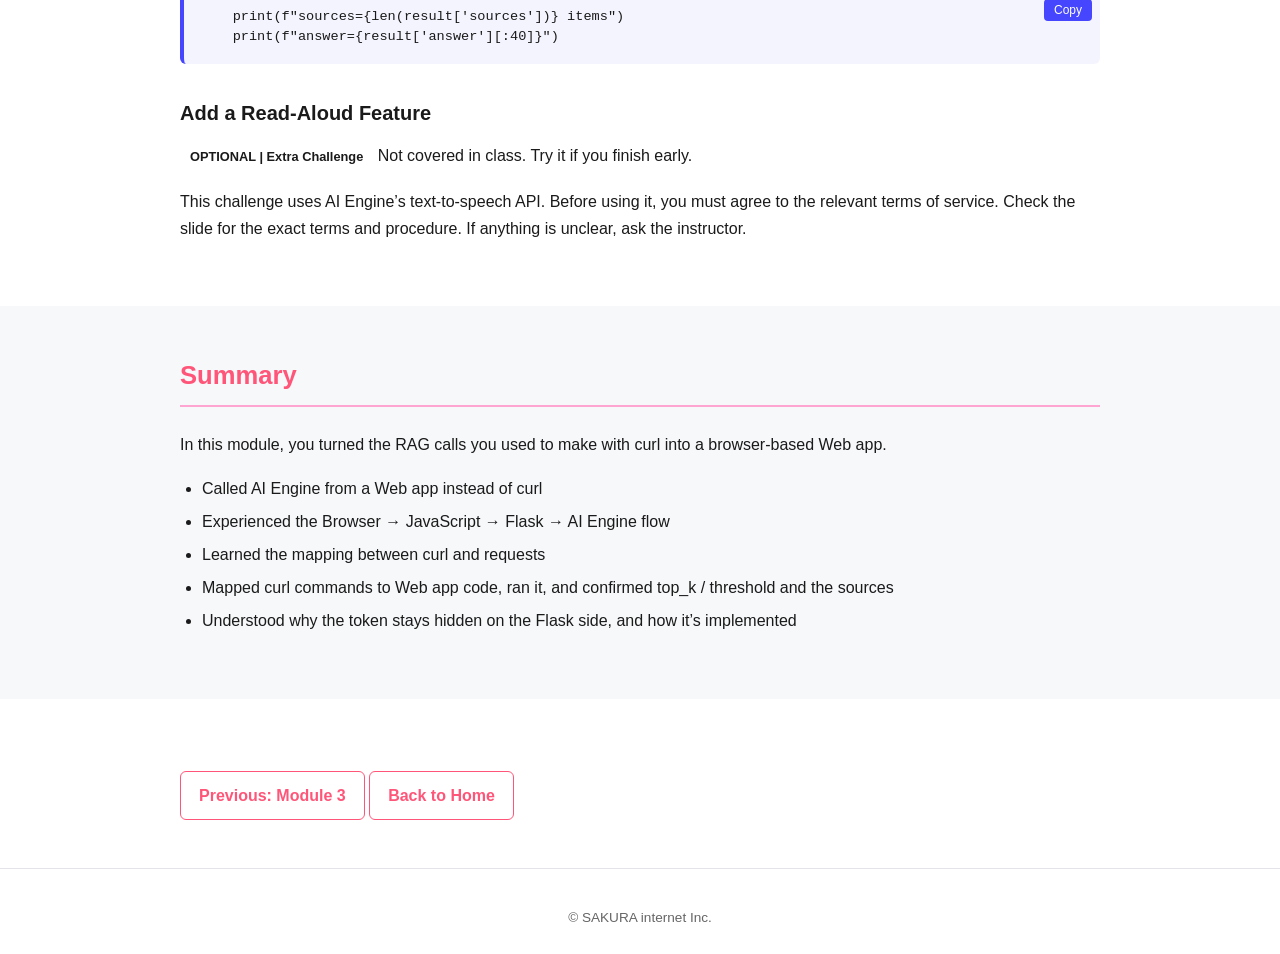
<file: module04.html>
<!DOCTYPE html>
<!-- saved from url=(0049)https://vtmacs.github.io/ameicc2026/module04.html -->
<html lang="en"><head><meta http-equiv="Content-Type" content="text/html; charset=UTF-8">
  
  <meta name="viewport" content="width=device-width, initial-scale=1.0">
  <title data-i18n-title="lecture04.pageTitle" data-default-title="" title="">SAKURA AI Engine Module 4</title>
  <link rel="stylesheet" href="assets/css/style.css">
</head>
<body>
<header class="site-header">
  <div class="container header-inner">
    <a class="site-title" href="https://vtmacs.github.io/ameicc2026/index.html" data-i18n="site.title">SAKURA AI Engine Practical Exercise Support Site</a>
    <nav class="main-nav">
      <a href="https://vtmacs.github.io/ameicc2026/index.html" class=" " data-i18n="nav.home">Home</a>
      <a href="https://vtmacs.github.io/ameicc2026/module01.html" class=" " data-i18n="nav.lecture1">Module 1</a>
      <a href="https://vtmacs.github.io/ameicc2026/module02.html" class=" " data-i18n="nav.lecture2">Module 2</a>
      <a href="https://vtmacs.github.io/ameicc2026/module03.html" class=" " data-i18n="nav.lecture3">Module 3</a>
      <a href="https://vtmacs.github.io/ameicc2026/module04.html" class="active " data-i18n="nav.lecture4">Module 4</a>
    </nav>
    <select id="lang-switcher" aria-label="Language">
      <option value="en">English</option>
      <option value="ja">日本語</option>
    </select>
  </div>
</header>
<main>
<section class="hero">
  <div class="container">
    <p class="label" data-i18n="lecture04.hero.label">Intermediate Course Module 4</p>
    <h1 data-i18n="lecture04.hero.title">SAKURA AI Engine Module 4</h1>
    <p class="lead" data-i18n="lecture04.hero.lead">Building a Web App with AI Engine</p>
    <p data-i18n="lecture04.hero.desc">Use the distributed code to understand how a Web app built with AI Engine works. Turn the RAG you ran with curl into something you can use from a browser.</p>
    <span class="badge" data-i18n="lecture04.hero.duration">90 minutes</span>
  </div>
</section>

<section class="section section-alt">
  <div class="container">
    <h2 data-i18n="lecture04.how.title">How This Class Works</h2>
    <p data-i18n="lecture04.how.desc">Keep the slides open to see the current task. Use this site for detailed steps, copy-and-paste commands, extra challenges, and downloads.</p>
    <ul>
      <li data-i18n="lecture04.how.l1">Slides: explanations and the current task</li>
      <li data-i18n="lecture04.how.l2">Website: detailed steps, commands, and extra challenges</li>
      <li data-i18n="lecture04.how.l3">WSL (Ubuntu): run the Web app server</li>
      <li data-i18n="lecture04.how.l4">Browser: operate the finished Web app</li>
    </ul>
  </div>
</section>

<section class="section" id="schedule">
  <div class="container">
    <h2 data-i18n="lecture04.schedule.title">Schedule (90 Minutes)</h2>
    <table class="info-table">
      <thead>
        <tr>
          <th data-i18n="lecture04.schedule.time">Time</th>
          <th data-i18n="lecture04.schedule.content">Content</th>
        </tr>
      </thead>
      <tbody>
        <tr><td>0 - 10</td><td data-i18n="lecture04.schedule.r1">Overview 1: The Environment We’ll Build</td></tr>
        <tr><td>10 - 25</td><td data-i18n="lecture04.schedule.r2">Overview 2: curl vs. Web App</td></tr>
        <tr><td>25 - 45</td><td data-i18n="lecture04.schedule.r3">Hands-On 1: Environment Setup</td></tr>
        <tr><td>45 - 60</td><td data-i18n="lecture04.schedule.r4">Hands-On 2: Code Mapping</td></tr>
        <tr><td>60 - 75</td><td data-i18n="lecture04.schedule.r5">Hands-On 3: Run the Web App</td></tr>
        <tr><td>75 - 90</td><td data-i18n="lecture04.schedule.r6">Optional Challenges and Summary</td></tr>
      </tbody>
    </table>
  </div>
</section>

<section class="section section-alt" id="overview1">
  <div class="container">
    <h2 data-i18n="lecture04.ov1.title">Overview 1: The Environment We’ll Build</h2>

    <h3 data-i18n="lecture04.ov1.stack.title">The Environment We’ll Build</h3>
    <p data-i18n="lecture04.ov1.stack.desc">Set up a Windows + Linux environment, and inside that a Python virtual environment, on your PC. The stack is WSL + Python virtual env (sakura04_flask_venv) + Flask.</p>

    <h3 data-i18n="lecture04.ov1.system.title">The System We’ll Build</h3>
    <p data-i18n="lecture04.ov1.system.desc">The question goes out, and the answer comes back. The account token is held only by Flask; it stays hidden from the browser and JavaScript.</p>

    <h3 data-i18n="lecture04.ov1.flow.title">Overall Structure (Data Flow)</h3>
    <p data-i18n="lecture04.ov1.flow.desc">Until now you called AI Engine directly with curl; now you call it through the browser and Flask. The browser sends the question to Flask, Flask calls AI Engine with requests, and the response is returned to the browser.</p>

    <h3 data-i18n="lecture04.ov1.whyflask.title">Why Flask Is Needed</h3>
    <ul>
      <li data-i18n="lecture04.ov1.whyflask.l1"><strong>Entry point:</strong> receives requests from the browser (routing).</li>
      <li data-i18n="lecture04.ov1.whyflask.l2"><strong>Mediator:</strong> calls AI Engine with requests and formats the result before returning it.</li>
      <li data-i18n="lecture04.ov1.whyflask.l3"><strong>Token secrecy:</strong> holds the account token on the backend, never exposing it to the browser.</li>
    </ul>

    <h3 data-i18n="lecture04.ov1.venv.title">What Is venv?</h3>
    <p data-i18n="lecture04.ov1.venv.desc">A separate, independent Python environment (virtual environment). Using venv avoids dependency conflicts, protects other projects, installs only what you need, and makes the environment easy to reproduce. This time we’ll create a dedicated box with only Flask and requests installed.</p>

    <h3 data-i18n="lecture04.ov1.files.title">Inside the Distributed Files</h3>
    <table class="info-table">
      <thead>
        <tr>
          <th data-i18n="lecture04.ov1.files.file">File</th>
          <th data-i18n="lecture04.ov1.files.role">Role</th>
        </tr>
      </thead>
      <tbody>
        <tr><td><code>app.py</code></td><td data-i18n="lecture04.ov1.files.apppy">The Flask server itself. Receives requests, validates, calls requests, formats results.</td></tr>
        <tr><td><code>templates/index.html</code></td><td data-i18n="lecture04.ov1.files.html">The screen’s skeleton (HTML).</td></tr>
        <tr><td><code>static/app.js</code></td><td data-i18n="lecture04.ov1.files.js">Gets input, sends fetch requests, shows results (frontend logic).</td></tr>
        <tr><td><code>static/style.css</code></td><td data-i18n="lecture04.ov1.files.css">The screen’s look (styling).</td></tr>
        <tr><td><code>requirements.txt</code></td><td data-i18n="lecture04.ov1.files.req">List of required packages (Flask, requests).</td></tr>
        <tr><td><code>README.md</code></td><td data-i18n="lecture04.ov1.files.readme">Usage instructions.</td></tr>
      </tbody>
    </table>

    <h3 data-i18n="lecture04.ov1.dir.title">Directory Structure</h3>
    <p data-i18n="lecture04.ov1.dir.desc">Extract the distributed zip and lay it out like this. Flask auto-loads templates and static from fixed locations, so it must be laid out this way.</p>
    <div class="code-block"><pre><code class="language-bash">04_rag_web_app/
├── app.py
├── requirements.txt
├── README.md
├── templates/
│   └── index.html
└── static/
    ├── app.js
    └── style.css</code></pre></div>

  </div>
</section>

<section class="section" id="overview2">
  <div class="container">
    <h2 data-i18n="lecture04.ov2.title">Overview 2: curl vs. Web App</h2>

    <h3 data-i18n="lecture04.ov2.before.title">How We’ve Done It So Far</h3>
    <p data-i18n="lecture04.ov2.before.desc">In sessions 1–3, you used curl from the terminal to call AI Engine directly. It works, but it’s all self-contained inside your own terminal.</p>

    <h3 data-i18n="lecture04.ov2.challenge.title">Web App: The Challenge</h3>
    <ul>
      <li data-i18n="lecture04.ov2.challenge.l1"><strong>A command every time:</strong> users must remember the terminal and the command.</li>
      <li data-i18n="lecture04.ov2.challenge.l2"><strong>The token is exposed:</strong> the token rides along in the command. Share it, and it leaks.</li>
      <li data-i18n="lecture04.ov2.challenge.l3"><strong>No screen:</strong> no input field, no result display — you can’t hand it to someone.</li>
    </ul>

    <h3 data-i18n="lecture04.ov2.meaning.title">What It Means to Turn This Into a Web App</h3>
    <p data-i18n="lecture04.ov2.meaning.desc">A screen instead of a command; backend processing instead of manual steps. By operating the browser, the user can trigger a call to AI Engine.</p>

    <h3 data-i18n="lecture04.ov2.server.title">Why a Server Needs to Sit in Between</h3>
    <p data-i18n="lecture04.ov2.server.desc">Anyone can view the browser’s code, so secrets belong on the server side. Flask holds the token and never exposes it to the browser. Processing that holds a secret, plus input validation and result formatting, all happens on the server.</p>

    <h3 data-i18n="lecture04.ov2.beforeafter.title">Before / After</h3>
    <table class="info-table">
      <thead>
        <tr>
          <th data-i18n="lecture04.ov2.beforeafter.item">Item</th>
          <th data-i18n="lecture04.ov2.beforeafter.curl">With curl</th>
          <th data-i18n="lecture04.ov2.beforeafter.web">With Web App</th>
        </tr>
      </thead>
      <tbody>
        <tr><td data-i18n="lecture04.ov2.beforeafter.action">Action</td><td data-i18n="lecture04.ov2.beforeafter.action_curl">Type a command</td><td data-i18n="lecture04.ov2.beforeafter.action_web">Click a button</td></tr>
        <tr><td data-i18n="lecture04.ov2.beforeafter.display">Display</td><td data-i18n="lecture04.ov2.beforeafter.display_curl">Shows in the terminal</td><td data-i18n="lecture04.ov2.beforeafter.display_web">Formatted on screen</td></tr>
        <tr><td data-i18n="lecture04.ov2.beforeafter.token">Token</td><td data-i18n="lecture04.ov2.beforeafter.token_curl">On hand</td><td data-i18n="lecture04.ov2.beforeafter.token_web">Hidden inside the server</td></tr>
      </tbody>
    </table>
  </div>
</section>

<section class="section section-alt" id="ho1">
  <div class="container">
    <h2 data-i18n="lecture04.ho1.title">Hands-On 1: Environment Setup</h2>
    <p data-i18n="lecture04.ho1.goal">Set up the runtime environment so the Web app can run.</p>

    <h3 data-i18n="lecture04.ho1.req.title">Required</h3>
    <ul>
      <li data-i18n="lecture04.ho1.req.l1">Download and unzip the distributed files directly in WSL</li>
      <li data-i18n="lecture04.ho1.req.l2">Check that the folder structure (templates/ and static/) is correct</li>
      <li data-i18n="lecture04.ho1.req.l3">Create and enter a Python virtual environment</li>
      <li data-i18n="lecture04.ho1.req.l4">Install Flask and requests</li>
      <li data-i18n="lecture04.ho1.req.l5">Set the AI_ENGINE_TOKEN environment variable</li>
    </ul>

    <h3 data-i18n="lecture04.ho1.steps.title">Steps</h3>
    <ol class="steps">
      <li>
        <strong data-i18n="lecture04.ho1.s1.title">STEP 1: Download and extract the files</strong>
        <p data-i18n="lecture04.ho1.s1.desc">Do everything from your WSL terminal: no browser or Explorer needed. Download the ZIP with wget and extract it straight into 04_rag_web_app.</p>
        <div class="code-block"><button class="copy-btn" data-i18n="common.copy">Copy</button><pre><code class="language-bash">cd ~
wget https://github.com/onigiribouya/sakura-ai-engine-module4-download-zip/raw/refs/heads/main/module4-src.zip
python3 -m zipfile -e module4-src.zip 04_rag_web_app</code></pre></div>
        <p data-i18n="lecture04.ho1.s1.note">No output after these commands is normal — it means they worked. If you run wget more than once, it may save as module4-src.zip.1 or .2 instead of overwriting; if extraction looks wrong, run <code>rm -f module4-src.zip*</code> and try again. This already lays the files out correctly for Flask, with no extra folder work needed.</p>
        <p><a class="btn" href="assets/downloads/module4-src.zip" download data-i18n="lecture04.ho1.s1.download">Download module4-src.zip</a></p>
        <p class="note" data-i18n="lecture04.ho1.s1.fallback_url">If the GitHub URL does not work, use this URL: <code>https://s3.isk01.sakurastorage.jp/1121-thai-handson/module4-src.zip</code></p>
        <p data-i18n="lecture04.ho1.s1.fallback_title"><strong>If the ZIP download doesn’t work:</strong></p>
        <ol>
          <li data-i18n="lecture04.ho1.s1.fallback_l1">Go to this page: <a href="https://github.com/onigiribouya/sakura-ai-engine-rag-web-app-exercise" target="_blank" rel="noopener">https://github.com/onigiribouya/sakura-ai-engine-rag-web-app-exercise</a></li>
          <li data-i18n="lecture04.ho1.s1.fallback_l2">Click the green <strong>Code</strong> button, then click <strong>Download ZIP</strong></li>
          <li data-i18n="lecture04.ho1.s1.fallback_l3">If that still doesn’t work, download each file one by one.</li>
        </ol>
      </li>
      <li>
        <strong data-i18n="lecture04.ho1.s2.title">STEP 2: Check the folder structure</strong>
        <p data-i18n="lecture04.ho1.s2.desc">Confirm the extracted files match the target layout.</p>
        <div class="code-block"><button class="copy-btn" data-i18n="common.copy">Copy</button><pre><code class="language-bash">cd ~/04_rag_web_app
ls -l
ls templates static</code></pre></div>
        <p data-i18n="lecture04.ho1.s2.note">You should see app.py, requirements.txt, README.md, templates/, and static/ at the top level; templates/ has index.html, and static/ has app.js and style.css.</p>
      </li>
      <li>
        <strong data-i18n="lecture04.ho1.s3.title">STEP 3: Create a virtual environment</strong>
        <p data-i18n="lecture04.ho1.s3.desc">Create a dedicated Python environment inside 04_rag_web_app. You only need to do this once.</p>
        <div class="code-block"><button class="copy-btn" data-i18n="common.copy">Copy</button><pre><code class="language-bash">python3 -m venv sakura04_flask_venv</code></pre></div>
      </li>
      <li>
        <strong data-i18n="lecture04.ho1.s4.title">STEP 4: Enter the virtual environment</strong>
        <p data-i18n="lecture04.ho1.s4.desc">Activate the environment. The prompt will show (sakura04_flask_venv) at the front. Do all remaining work with (sakura04_flask_venv) showing.</p>
        <div class="code-block"><button class="copy-btn" data-i18n="common.copy">Copy</button><pre><code class="language-bash">source sakura04_flask_venv/bin/activate</code></pre></div>
        <p data-i18n="lecture04.ho1.s4.deactivate">To leave the virtual environment later, use <code>deactivate</code>.</p>
      </li>
      <li>
        <strong data-i18n="lecture04.ho1.s5.title">STEP 5: Install the packages</strong>
        <p data-i18n="lecture04.ho1.s5.desc">Install Flask and requests from requirements.txt. Check with pip list.</p>
        <div class="code-block"><button class="copy-btn" data-i18n="common.copy">Copy</button><pre><code class="language-bash">pip install -r requirements.txt
pip list | grep -E "Flask|requests"</code></pre></div>
      </li>
      <li>
        <strong data-i18n="lecture04.ho1.s6.title">STEP 6: Set the token</strong>
        <p data-i18n="lecture04.ho1.s6.desc">Set the account token as an environment variable. Flask reads it from here; the browser and JS never see it.</p>
        <p data-i18n="lecture04.ho1.s6.check">First, check that the token environment variable is set.</p>
        <div class="code-block"><button class="copy-btn" data-i18n="common.copy">Copy</button><pre><code class="language-bash">echo $AI_ENGINE_TOKEN</code></pre></div>
        <p data-i18n="lecture04.ho1.s6.set">If nothing appears, run the following command to set it again.</p>
        <div class="code-block"><button class="copy-btn" data-i18n="common.copy">Copy</button><pre><code class="language-bash">export AI_ENGINE_TOKEN="${AI_ENGINE_TOKEN}"</code></pre></div>
      </li>
    </ol>

    <h3 data-i18n="lecture04.ho1.check.title">Setup Complete Checklist</h3>
    <ul>
      <li data-i18n="lecture04.ho1.check.l1">04_rag_web_app has templates/ and static/ laid out correctly</li>
      <li data-i18n="lecture04.ho1.check.l2">(sakura04_flask_venv) shows at the start of the prompt</li>
      <li data-i18n="lecture04.ho1.check.l3">pip list has Flask and requests</li>
      <li data-i18n="lecture04.ho1.check.l4">echo $AI_ENGINE_TOKEN shows the token</li>
    </ul>
  </div>
</section>

<section class="section" id="ho2">
  <div class="container">
    <h2 data-i18n="lecture04.ho2.title">Hands-On 2: Code Mapping</h2>
    <p data-i18n="lecture04.ho2.goal">Compare the curl command with the Web app code and understand how each part is mapped.</p>

    <h3 data-i18n="lecture04.ho2.mapping.title">curl → Web App Mapping</h3>
    <p data-i18n="lecture04.ho2.mapping.desc">The Web app does the same thing as the curl command you used before. The table below shows which part of the Web app corresponds to each curl option.</p>
    <table class="info-table">
      <thead>
        <tr>
          <th data-i18n="lecture04.ho2.mapping.curl">curl</th>
          <th data-i18n="lecture04.ho2.mapping.web">Web App</th>
        </tr>
      </thead>
      <tbody>
        <tr><td><code>--url https://api.ai.sakura.ad.jp/v1/documents/chat/</code></td><td data-i18n="lecture04.ho2.mapping.url">AI_ENGINE_URL in app.py</td></tr>
        <tr><td><code>--header "Authorization: Bearer ..."</code></td><td data-i18n="lecture04.ho2.mapping.auth">headers in app.py</td></tr>
        <tr><td><code>--data '{ "query": "..." }'</code></td><td data-i18n="lecture04.ho2.mapping.query">query from browser form → payload in app.py</td></tr>
        <tr><td><code>--data '{ "top_k": 3 }'</code></td><td data-i18n="lecture04.ho2.mapping.topk">top_k from browser form → payload in app.py</td></tr>
        <tr><td><code>--data '{ "threshold": 0.6 }'</code></td><td data-i18n="lecture04.ho2.mapping.threshold">threshold from browser form → payload in app.py</td></tr>
        <tr><td>response <code>choices[0].message.content</code></td><td data-i18n="lecture04.ho2.mapping.answer">data.answer in app.js</td></tr>
        <tr><td>response <code>documents</code></td><td data-i18n="lecture04.ho2.mapping.sources">data.sources in app.js</td></tr>
      </tbody>
    </table>

    <h3 data-i18n="lecture04.ho2.blanks.title">Filling In the Code</h3>
    <p data-i18n="lecture04.ho2.blanks.desc">There are 2 groups, 5 blanks in total. Build → Send — that’s the order we’ll follow. app.js is already complete; we’ll just read through how it uses the response.</p>
    <ul>
      <li data-i18n="lecture04.ho2.blanks.l1"><strong>Build what to send:</strong> app.py <code>build_payload</code> (blanks __(1)__ __(2)__ __(3)__)</li>
      <li data-i18n="lecture04.ho2.blanks.l2"><strong>Send what you built:</strong> app.py <code>requests.post</code> (blanks __(4)__ __(5)__)</li>
    </ul>

    <h3 data-i18n="lecture04.ho2.s1.title">Build What to Send</h3>
    <p data-i18n="lecture04.ho2.s1.desc">Find <code>build_payload</code> in app.py (around line 208) and fill in the three blanks on lines 213–215.</p>
    <div class="code-block"><pre><code class="language-python">208: def build_payload(query, top_k, threshold):
209:     """Build the JSON payload to send to AI Engine."""
210:     payload = {
211:         "model": EMBEDDING_MODEL,
212:         "chat_model": CHAT_MODEL,
213:         "query": __(1)__,
214:         "top_k": __(2)__,
215:         "threshold": __(3)__,
216:         "distance_type": DISTANCE_TYPE,
217:     }</code></pre></div>
    <details class="answer-details">
      <summary data-i18n="lecture04.ho2.show_answer">View the answer</summary>
      <div class="code-block"><button class="copy-btn" data-i18n="common.copy">Copy</button><pre><code class="language-python">208: def build_payload(query, top_k, threshold):
209:     """Build the JSON payload to send to AI Engine."""
210:     payload = {
211:         "model": EMBEDDING_MODEL,
212:         "chat_model": CHAT_MODEL,
213:         "query": <span class="editable-content" data-target="m4-build-query">query</span>,
214:         "top_k": <span class="editable-content" data-target="m4-build-topk">top_k</span>,
215:         "threshold": <span class="editable-content" data-target="m4-build-threshold">threshold</span>,
216:         "distance_type": DISTANCE_TYPE,
217:     }</code></pre></div>
    </details>

    <h3 data-i18n="lecture04.ho2.s2.title">Send What You Built</h3>
    <p data-i18n="lecture04.ho2.s2.desc">Find the <code>requests.post</code> call inside <code>rag_chat()</code> in app.py (around line 133) and fill in the two blanks on lines 134 and 136.</p>
    <div class="code-block"><pre><code class="language-python">133:         response = requests.post(
134:             __(4)__,
135:             headers=headers,
136:             __(5)__,
137:             timeout=REQUEST_TIMEOUT,
138:         )</code></pre></div>
    <details class="answer-details">
      <summary data-i18n="lecture04.ho2.show_answer">View the answer</summary>
      <div class="code-block"><button class="copy-btn" data-i18n="common.copy">Copy</button><pre><code class="language-python">133:         response = requests.post(
134:             <span class="editable-content" data-target="m4-send-url">AI_ENGINE_URL</span>,
135:             headers=headers,
136:             <span class="editable-content" data-target="m4-send-json">json=payload</span>,
137:             timeout=REQUEST_TIMEOUT,
138:         )</code></pre></div>
    </details>

    <h3 data-i18n="lecture04.ho2.s3.title">Retrieve the Result That Comes Back</h3>
    <p data-i18n="lecture04.ho2.s3.desc">app.js is already complete — no need to fill anything in. It reads the answer and its sources straight out of the JSON returned from Flask, using the JSON key names directly.</p>
    <div class="code-block"><pre><code class="language-javascript">// Display the answer and its sources
showAnswer(data.answer);
showSources(data.sources);</code></pre></div>

    <h3 data-i18n="lecture04.ho2.wrap.title">Wrapping Up the Blanks</h3>
    <ul>
      <li data-i18n="lecture04.ho2.wrap.l1">app.py <code>build_payload</code>: query / top_k / threshold</li>
      <li data-i18n="lecture04.ho2.wrap.l2">app.py <code>requests.post</code>: AI_ENGINE_URL / payload</li>
    </ul>
    <p data-i18n="lecture04.ho2.wrap.note">Don’t forget to save. A missed blank causes an error on the next run.</p>
  </div>
</section>

<section class="section section-alt" id="ho3">
  <div class="container">
    <h2 data-i18n="lecture04.ho3.title">Hands-On 3: Run the Web App</h2>
    <p data-i18n="lecture04.ho3.goal">Start the server, ask a question from the browser, and finally shut the server down.</p>

    <h3 data-i18n="lecture04.ho3.flow.title">Running Flow</h3>
    <ol>
      <li data-i18n="lecture04.ho3.flow.l1">Enter (sakura04_flask_venv) if it’s not showing</li>
      <li data-i18n="lecture04.ho3.flow.l2">Start the server with <code>python app.py</code></li>
      <li data-i18n="lecture04.ho3.flow.l3">Open the displayed URL in your browser</li>
      <li data-i18n="lecture04.ho3.flow.l4">Shut it down with Ctrl + C</li>
    </ol>

    <h3 data-i18n="lecture04.ho3.s1.title">Start the Server</h3>
    <p data-i18n="lecture04.ho3.s1.desc">Make sure (sakura04_flask_venv) is active and the token is set, then start the Flask development server.</p>
    <div class="code-block"><button class="copy-btn" data-i18n="common.copy">Copy</button><pre><code class="language-bash">echo $AI_ENGINE_TOKEN
python app.py</code></pre></div>

    <h3 data-i18n="lecture04.ho3.s2.title">What You’ll See on Startup</h3>
    <p data-i18n="lecture04.ho3.s2.desc">Once it starts, the terminal shows the web app URL. Debug mode is on, so saving your code reloads it automatically.</p>
    <div class="code-block"><pre><code class="language-text"> * Serving Flask app 'app'
 * Debug mode: on
 * Running on http://127.0.0.1:5000
Press CTRL+C to quit</code></pre></div>

    <h3 data-i18n="lecture04.ho3.s3.title">Why 127.0.0.1:5000?</h3>
    <p data-i18n="lecture04.ho3.s3.desc"><code>127.0.0.1</code> means the server stays inside your own PC and is never exposed externally. <code>5000</code> is Flask’s default development port. It is specified in <code>app.run(host="127.0.0.1", port=5000)</code>.</p>

    <h3 data-i18n="lecture04.ho3.s4.title">Open It in Your Browser</h3>
    <p data-i18n="lecture04.ho3.s4.desc">Open the URL below, type your question, set top_k / threshold, and press Ask. The answer and its sources (name, chunk number, distance, content) will appear.</p>
    <div class="prompt-box">
      <button class="copy-btn" data-i18n="common.copy">Copy</button>
      <pre><code>http://127.0.0.1:5000</code></pre>
    </div>

    <h3 data-i18n="lecture04.ho3.try.title">Try It Out</h3>
    <ul>
      <li data-i18n="lecture04.ho3.try.l1">Ask about something not in your registered documents and see how the app responds.</li>
      <li data-i18n="lecture04.ho3.try.l2">Register a new document in the control panel, then ask about it.</li>
      <li data-i18n="lecture04.ho3.try.l3">Ask in a different language than your registered documents and observe search quality.</li>
    </ul>

    <h3 data-i18n="lecture04.ho3.s5.title">Shut Down the Server</h3>
    <p data-i18n="lecture04.ho3.s5.desc">When you’re done, press Ctrl + C in the terminal to stop the server. To run it again, use <code>python app.py</code>. To leave the virtual environment, use <code>deactivate</code>.</p>
  </div>
</section>

<section class="section" id="optional">
  <div class="container">
    <h2 data-i18n="lecture04.optional.title">Optional: Extra Challenges</h2>

    <h3 data-i18n="lecture04.optional.model.title">Swap the Answer-Generation Model</h3>
    <p data-i18n="lecture04.optional.model.desc">Switch CHAT_MODEL to a different model (app.py line 37) and compare answers. For example, change to <code>preview/gemma-4-31B-it</code> or <code>preview/Qwen3.6-35B-A3B</code>. Only change CHAT_MODEL — never change EMBEDDING_MODEL, because registered documents are already embedded with it.</p>
    <div class="code-block"><button class="copy-btn" data-i18n="common.copy">Copy</button><pre><code class="language-python">CHAT_MODEL = "preview/gemma-4-31B-it"</code></pre></div>

    <h3 data-i18n="lecture04.optional.defaults.title">Change the Defaults and Logging</h3>
    <p data-i18n="lecture04.optional.defaults.desc">Change default top_k / threshold values in index.html, and update app.py’s TOP_K_MAX (line 59) if you widen the slider range. Add the following print statements in app.py after line 166 to see what’s happening on the server side.</p>
    <div class="code-block"><pre><code class="language-python">166:     result = format_result(response_data)
167:     print(f"sources={len(result['sources'])} items")
168:     print(f"answer={result['answer'][:40]}")
169:     return jsonify(result), 200</code></pre></div>
    <div class="code-block"><button class="copy-btn" data-i18n="common.copy">Copy</button><pre><code class="language-python">    print(f"sources={len(result['sources'])} items")
    print(f"answer={result['answer'][:40]}")</code></pre></div>

    <h3 data-i18n="lecture04.optional.tts.title">Add a Read-Aloud Feature</h3>
    <p><span class="badge" data-i18n="lecture04.optional.badge">OPTIONAL | Extra Challenge</span> Not covered in class. Try it if you finish early.</p>
    <p data-i18n="lecture04.optional.tts.desc">This challenge uses AI Engine’s text-to-speech API. Before using it, you must agree to the relevant terms of service. Check the slide for the exact terms and procedure. If anything is unclear, ask the instructor.</p>
  </div>
</section>

<section class="section section-alt" id="summary">
  <div class="container">
    <h2 data-i18n="lecture04.summary.title">Summary</h2>
    <p data-i18n="lecture04.summary.desc">In this module, you turned the RAG calls you used to make with curl into a browser-based Web app.</p>
    <ul>
      <li data-i18n="lecture04.summary.l1">Called AI Engine from a Web app instead of curl</li>
      <li data-i18n="lecture04.summary.l2">Experienced the Browser → JavaScript → Flask → AI Engine flow</li>
      <li data-i18n="lecture04.summary.l3">Learned the mapping between curl and requests</li>
      <li data-i18n="lecture04.summary.l4">Mapped curl commands to Web app code, ran it, and confirmed top_k / threshold and the sources</li>
      <li data-i18n="lecture04.summary.l5">Understood why the token stays hidden on the Flask side, and how it’s implemented</li>
    </ul>
  </div>
</section>

<section class="section"><div class="container"><nav class="page-nav"><a href="https://vtmacs.github.io/ameicc2026/module03.html" class="btn btn-secondary" data-i18n="lecture04.prev">Previous: Module 3</a> <a href="https://vtmacs.github.io/ameicc2026/index.html" class="btn btn-secondary" data-i18n="common.back_home">Back to Home</a></nav></div></section>
</main>

<footer class="site-footer">
  <div class="container">
    <p data-i18n="footer.copy">© SAKURA internet Inc.</p>
  </div>
</footer>
<script src="assets/js/i18n.js"></script>


</body></html>
</file>
<file: assets/css/style.css>
/* SAKURA AI Engine Hands-On Support Site */
:root {
  --pink-1: #ff5578;
  --pink-2: #ffa5d2;
  --blue: #4646ff;
  --sky: #64c8ff;
  --purple: #8c37c8;
  --black: #000000;
  --text: #1a1a1a;
  --bg: #ffffff;
  --bg-alt: #f7f8fa;
  --border: #e2e4e9;
  --shadow: 0 2px 8px rgba(0,0,0,0.08);
}

*, *::before, *::after { box-sizing: border-box; }

html { scroll-behavior: smooth; }

body {
  margin: 0;
  font-family: -apple-system, BlinkMacSystemFont, "Segoe UI", Roboto, "Helvetica Neue", Arial, "Noto Sans", "Noto Sans JP", sans-serif;
  line-height: 1.7;
  color: var(--text);
  background: var(--bg);
}

.container {
  max-width: 960px;
  margin: 0 auto;
  padding: 0 20px;
}

a { color: var(--blue); text-decoration: none; }
a:hover { text-decoration: underline; }

/* Header */
.site-header {
  position: sticky;
  top: 0;
  z-index: 100;
  background: var(--bg);
  border-bottom: 1px solid var(--border);
}

.header-inner {
  display: flex;
  align-items: center;
  justify-content: space-between;
  gap: 16px;
  padding-top: 12px;
  padding-bottom: 12px;
}

.site-title {
  font-weight: 700;
  color: var(--pink-1);
  font-size: 1.05rem;
  line-height: 1.3;
  flex-shrink: 0;
}

.site-title:hover { text-decoration: none; }

.main-nav {
  display: flex;
  gap: 18px;
  flex-wrap: wrap;
  justify-content: center;
}

.main-nav a {
  color: var(--text);
  font-size: 0.9rem;
  font-weight: 500;
}

.main-nav a.active { color: var(--pink-1); }
.main-nav a.disabled { color: #999; pointer-events: none; }

#lang-switcher {
  padding: 6px 8px;
  border: 1px solid var(--border);
  border-radius: 4px;
  font-size: 0.85rem;
}

/* Hero */
.hero {
  background: linear-gradient(135deg, var(--pink-1) 0%, var(--blue) 100%);
  color: #fff;
  padding: 64px 0;
}

.hero-small { padding: 48px 0; }

.hero .label {
  display: inline-block;
  margin: 0 0 12px;
  font-size: 0.85rem;
  font-weight: 600;
  opacity: 0.9;
}

.hero h1 { margin: 0 0 12px; font-size: 2.2rem; line-height: 1.2; }
.hero .lead { margin: 0 0 18px; font-size: 1.25rem; font-weight: 500; opacity: 0.95; }
.hero p { margin: 0 0 20px; max-width: 720px; opacity: 0.92; }

.badge {
  display: inline-block;
  padding: 4px 10px;
  border-radius: 999px;
  background: rgba(255,255,255,0.2);
  font-size: 0.8rem;
  font-weight: 600;
}

.badge-muted { background: var(--border); color: var(--text); }

/* Sections */
.section { padding: 48px 0; }
.section-alt { background: var(--bg-alt); }

.section h2 {
  font-size: 1.6rem;
  color: var(--pink-1);
  margin: 0 0 24px;
  padding-bottom: 8px;
  border-bottom: 2px solid var(--pink-2);
}

.section h3 {
  font-size: 1.25rem;
  color: var(--text);
  margin: 32px 0 12px;
}

.section h4 { font-size: 1.05rem; margin: 20px 0 8px; color: var(--purple); }

.section p { margin: 0 0 16px; }

ul, ol { padding-left: 22px; margin: 0 0 16px; }
li { margin-bottom: 6px; }

/* Buttons */
.btn {
  display: inline-block;
  padding: 10px 18px;
  border-radius: 6px;
  background: var(--pink-1);
  color: #fff;
  font-weight: 600;
  border: none;
  cursor: pointer;
}

.btn:hover { background: #e04060; text-decoration: none; }

.btn-secondary {
  background: var(--bg);
  color: var(--pink-1);
  border: 1px solid var(--pink-1);
}

.btn-secondary:hover { background: #fff0f3; }

/* Cards */
.card-grid {
  display: grid;
  grid-template-columns: repeat(auto-fit, minmax(220px, 1fr));
  gap: 20px;
}

.card {
  background: var(--bg);
  border: 1px solid var(--border);
  border-radius: 8px;
  padding: 20px;
  box-shadow: var(--shadow);
}

.card-active { border-top: 4px solid var(--pink-1); }
.card-disabled { opacity: 0.75; }

.card h3 { margin: 12px 0 8px; font-size: 1.1rem; }
.card p { font-size: 0.95rem; margin-bottom: 16px; }

/* Tables */
table {
  width: 100%;
  border-collapse: collapse;
  margin: 16px 0 24px;
  font-size: 0.95rem;
}

th, td {
  border: 1px solid var(--border);
  padding: 10px 12px;
  text-align: left;
  vertical-align: top;
}

th { background: #f0f1f5; font-weight: 600; }

tr:nth-child(even) td { background: #fafbfc; }

/* Code blocks */
.code-block {
  position: relative;
  margin: 16px 0 24px;
  background: #f4f4ff;
  border-left: 4px solid var(--blue);
  border-radius: 6px;
  overflow: hidden;
}

.code-block pre {
  margin: 0;
  padding: 16px;
  overflow-x: auto;
  font-family: "SFMono-Regular", Consolas, "Liberation Mono", Menlo, monospace;
  font-size: 0.85rem;
  line-height: 1.5;
}

.code-block code {
  font-family: inherit;
  color: var(--text);
}

.copy-btn {
  position: absolute;
  top: 8px;
  right: 8px;
  padding: 4px 10px;
  font-size: 0.75rem;
  background: var(--blue);
  color: #fff;
  border: none;
  border-radius: 4px;
  cursor: pointer;
}

.copy-btn:hover { background: #3333d0; }

/* Non-copyable code blocks (context/reference only) */
.code-block:not(:has(.copy-btn)) {
  border-left-color: #4caf50;
  background: #e8f5e9;
}

/* Editable code content */
.edit-box {
  display: flex;
  align-items: center;
  gap: 10px;
  flex-wrap: wrap;
  margin: 8px 0;
}

.edit-box label {
  font-weight: 600;
  font-size: 0.9rem;
  color: var(--text);
}

.edit-input {
  flex: 1;
  min-width: 200px;
  padding: 8px 10px;
  border: 1px solid var(--border);
  border-radius: 4px;
  font-size: 0.95rem;
}

.editable-content {
  background: rgba(255, 85, 120, 0.12);
  border-radius: 3px;
  padding: 0 2px;
}

/* Prompt box */
.prompt-box {
  position: relative;
  background: #fff7fa;
  border: 1px solid var(--pink-2);
  border-radius: 6px;
  padding: 12px 16px;
  margin: 12px 0 20px;
}

.prompt-box:has(.copy-btn) {
  padding-top: 44px;
}

.prompt-box p { margin: 0; }

.prompt-box pre {
  margin: 0;
  padding: 0;
  overflow-x: auto;
  font-family: "SFMono-Regular", Consolas, "Liberation Mono", Menlo, monospace;
  font-size: 0.85rem;
  line-height: 1.5;
}

.prompt-box code {
  font-family: inherit;
  color: var(--text);
}

.prompt-box .copy-btn {
  position: absolute;
  top: 8px;
  right: 8px;
}

.token-note {
  font-size: 0.85rem;
  color: #666;
  margin: 4px 0 12px;
}

/* Steps */
.steps { counter-reset: step; list-style: none; padding-left: 0; }
.steps > li {
  position: relative;
  padding: 16px 16px 16px 56px;
  margin-bottom: 16px;
  background: var(--bg);
  border: 1px solid var(--border);
  border-radius: 8px;
}

.steps > li::before {
  counter-increment: step;
  content: counter(step);
  position: absolute;
  left: 16px;
  top: 16px;
  width: 28px;
  height: 28px;
  line-height: 28px;
  text-align: center;
  background: var(--pink-1);
  color: #fff;
  border-radius: 50%;
  font-weight: 700;
  font-size: 0.85rem;
}

.steps strong { display: block; margin-bottom: 6px; color: var(--text); }

/* Callouts */
.callout {
  background: #f3f8ff;
  border: 1px solid var(--sky);
  border-radius: 8px;
  padding: 16px 20px;
  margin: 24px 0;
}

.warning-box {
  background: #fff8e6;
  border: 1px solid #ffd699;
  border-radius: 8px;
  padding: 16px 20px;
  margin: 24px 0;
}

.warning-box h4 { color: #b36b00; margin-top: 0; }

/* Worksheet */
.worksheet {
  display: flex;
  flex-direction: column;
  gap: 16px;
  margin: 16px 0 24px;
}

.worksheet label {
  display: flex;
  flex-direction: column;
  gap: 6px;
}

.worksheet span {
  font-weight: 600;
  font-size: 0.95rem;
}

.worksheet textarea {
  padding: 10px;
  border: 1px solid var(--border);
  border-radius: 6px;
  font-family: inherit;
  font-size: 0.95rem;
  resize: vertical;
}

/* PDF link list */
.pdf-list {
  list-style: none;
  padding-left: 0;
  margin: 0;
}
.pdf-list li {
  margin-bottom: 12px;
  padding: 12px 16px;
  background: var(--bg);
  border: 1px solid var(--border);
  border-radius: 8px;
}
.pdf-list a {
  font-weight: 500;
}
.pdf-list a::after {
  content: " ↗";
  font-size: 0.85em;
  opacity: 0.7;
}
.pdf-sublist {
  list-style: none;
  padding-left: 0;
  margin: 12px 0 0 0;
}
.pdf-sublist li {
  margin-bottom: 8px;
  padding: 8px 12px;
  background: var(--bg-alt);
  border: 1px solid var(--border);
  border-radius: 6px;
  font-size: 0.95rem;
}
.pdf-sublist .pdf-sublist {
  margin-top: 8px;
}
.pdf-sublist .pdf-sublist li {
  background: var(--bg);
  border-left: 3px solid var(--sky);
}

/* Answer reveal */
.answer-details {
  background: var(--bg);
  border: 1px solid var(--border);
  border-radius: 8px;
  margin: 16px 0 24px;
  overflow: hidden;
}
.answer-details summary {
  padding: 12px 16px;
  font-weight: 600;
  color: var(--blue);
  cursor: pointer;
  list-style: none;
}
.answer-details summary::-webkit-details-marker {
  display: none;
}
.answer-details summary::before {
  content: "▶ ";
  font-size: 0.85em;
}
.answer-details[open] summary::before {
  content: "▼ ";
}
.answer-details .code-block {
  margin: 0;
  border-left: none;
  border-radius: 0;
}

/* Page nav */
.page-nav { margin-top: 24px; }

/* Footer */
.site-footer {
  border-top: 1px solid var(--border);
  padding: 24px 0;
  text-align: center;
  font-size: 0.85rem;
  color: #666;
}

/* Responsive */
@media (max-width: 640px) {
  .header-inner { flex-direction: column; align-items: flex-start; }
  .main-nav { justify-content: flex-start; }
  .hero h1 { font-size: 1.7rem; }
  .hero .lead { font-size: 1.05rem; }
}
</file>
